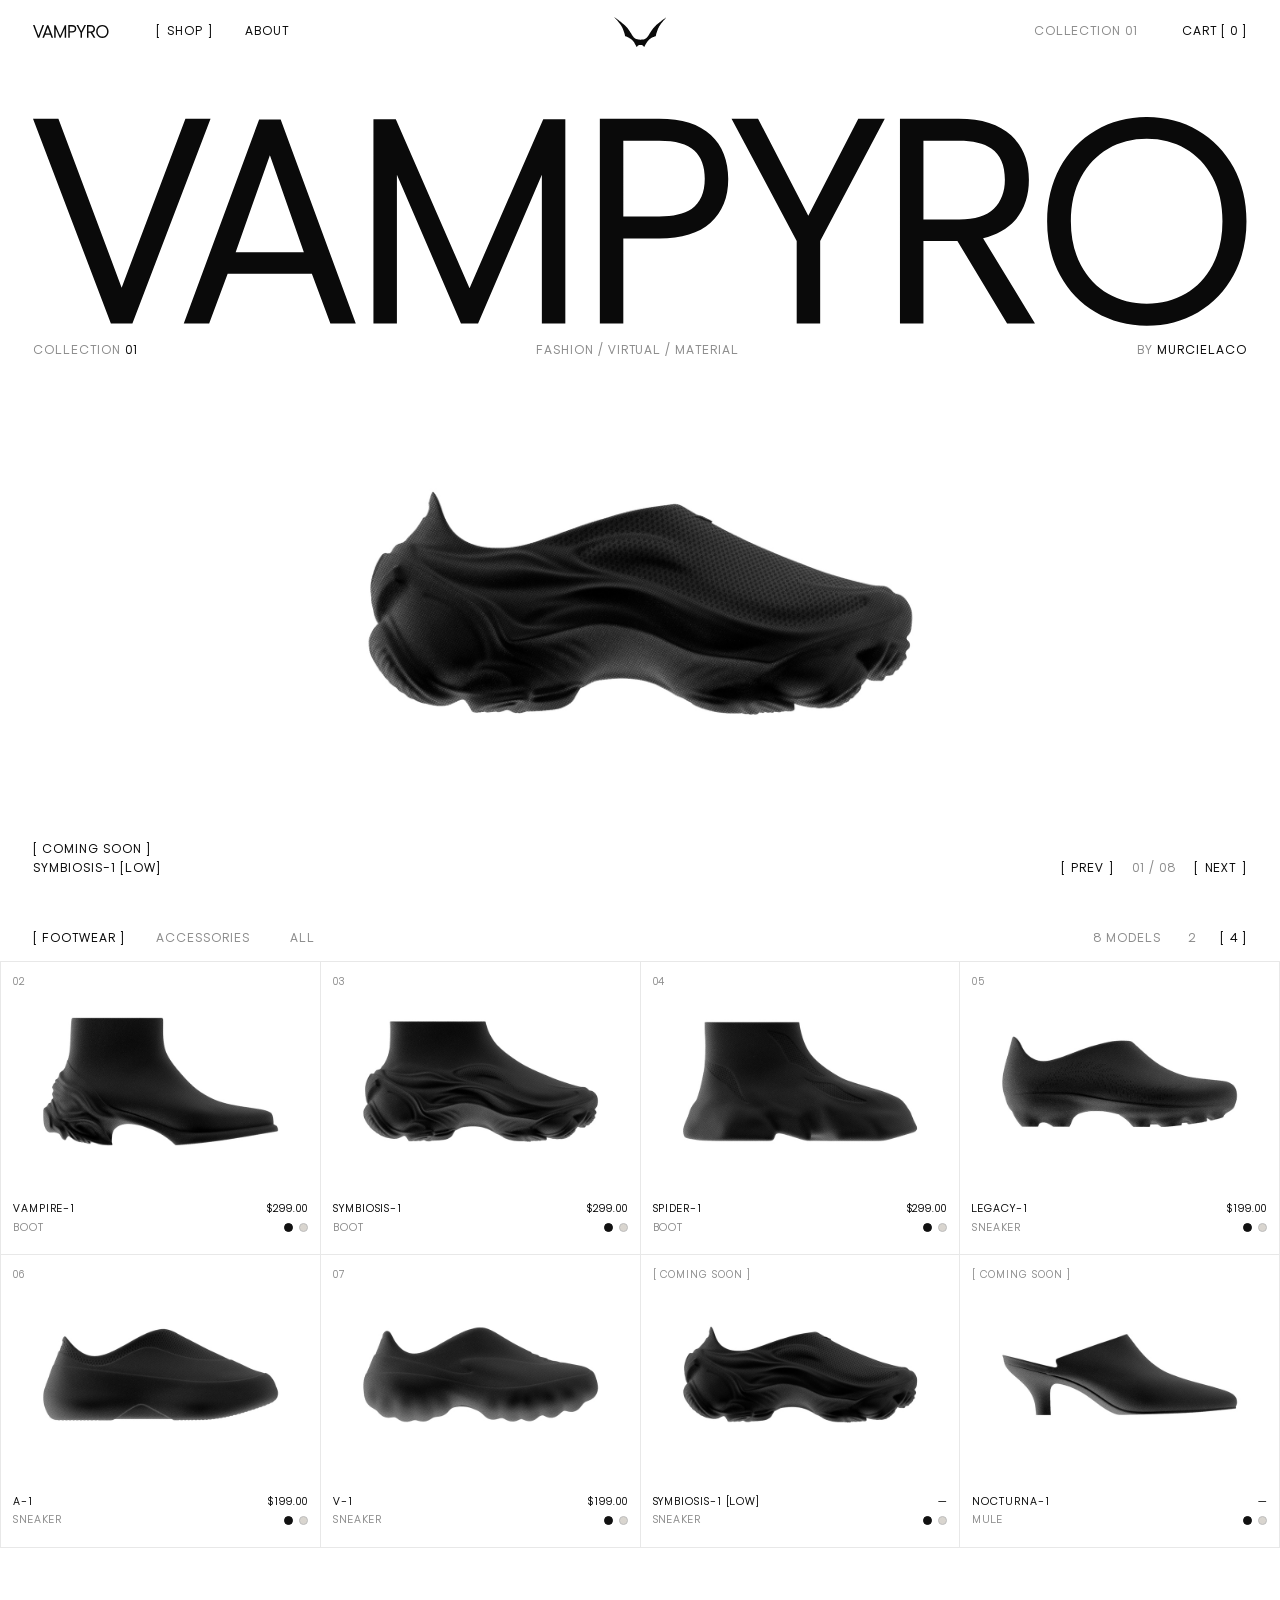
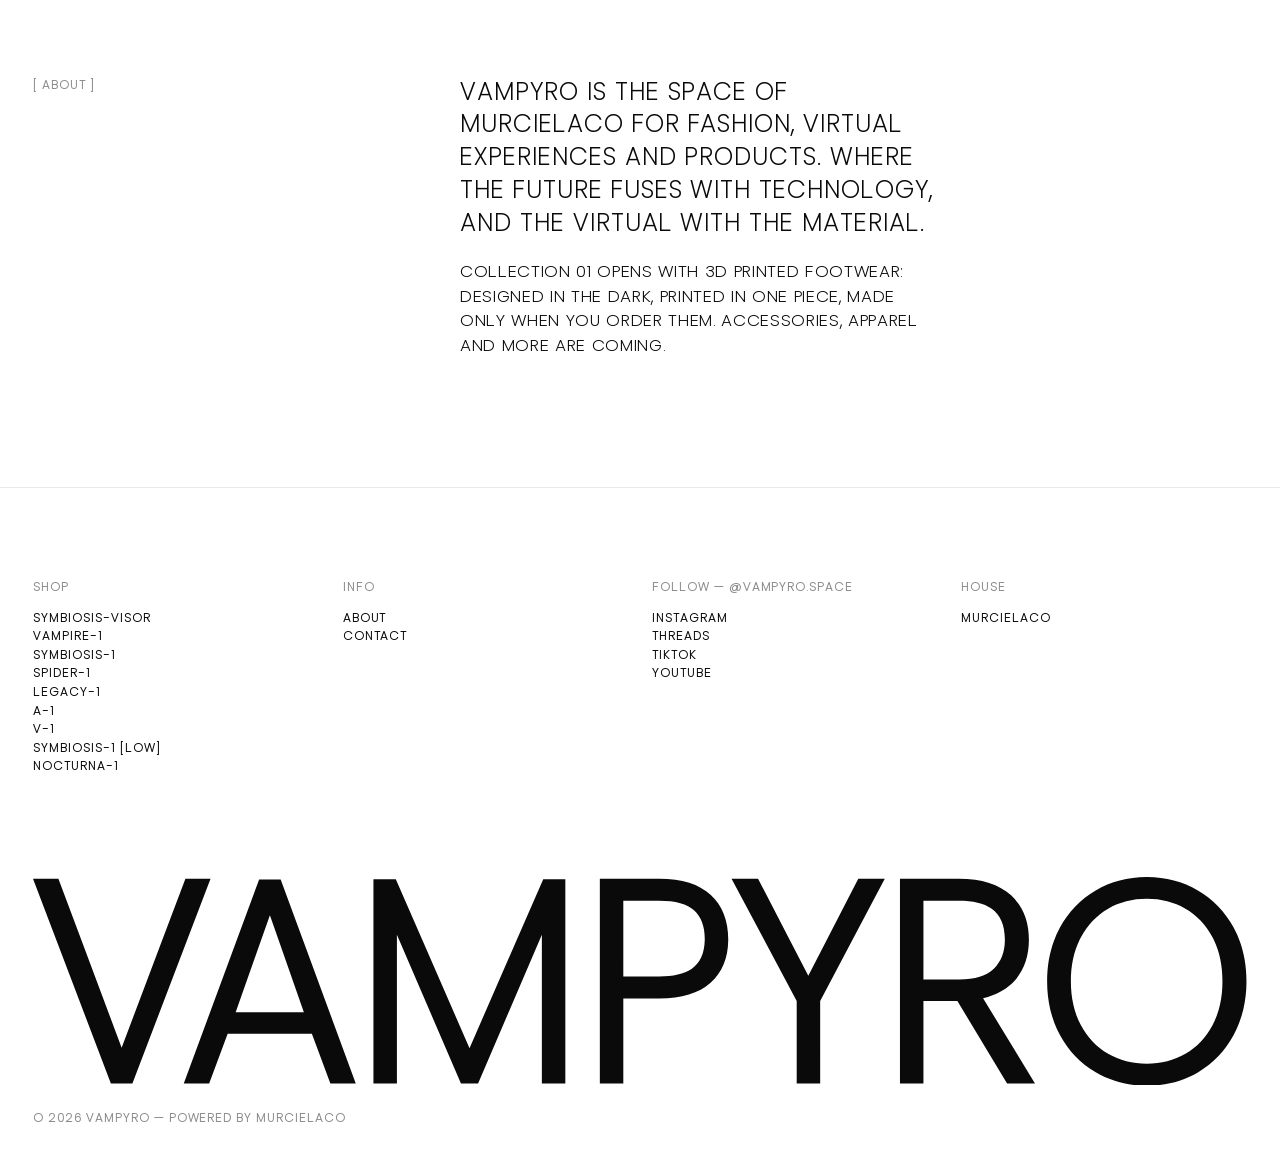
<file: index.html>
<!doctype html>
<html lang="en">
<head>
<meta charset="utf-8">
<meta name="viewport" content="width=device-width, initial-scale=1, viewport-fit=cover">
<title>VAMPYRO</title>
<meta name="description" content="VAMPYRO is the space where the future of fashion is developed: fashion, virtual experiences and products that fuse the future with technology and the virtual with the material. Powered by MURCIELACO.">
<meta name="theme-color" content="#ffffff">
<link rel="canonical" href="https://vampyro.space/">
<meta property="og:type" content="website">
<meta property="og:site_name" content="VAMPYRO"><script type="application/ld+json">{"@context":"https://schema.org","@type":"WebSite","name":"VAMPYRO","url":"https://vampyro.space/"}</script>
<meta property="og:title" content="VAMPYRO">
<meta property="og:description" content="VAMPYRO is the space where the future of fashion is developed: fashion, virtual experiences and products that fuse the future with technology and the virtual with the material. Powered by MURCIELACO.">
<meta property="og:url" content="https://vampyro.space/">
<meta property="og:image" content="https://vampyro.space/assets/og-logo.jpg">
<meta property="og:image:width" content="1200"><meta property="og:image:height" content="630">
<meta name="twitter:card" content="summary_large_image">
<link rel="icon" href="/assets/favicon-v2.svg?v=4" type="image/svg+xml">
<link rel="icon" href="/assets/favicon-32.png?v=4" sizes="32x32" type="image/png">
<link rel="icon" href="/assets/favicon-gray-192.png?v=5" sizes="192x192" type="image/png">
<link rel="apple-touch-icon" href="/assets/apple-touch-icon.png?v=4">
<link rel="preload" href="/fonts/metal-bat-regular.woff2" as="font" type="font/woff2" crossorigin>
<link rel="stylesheet" href="/assets/style.css?v=13">
</head>
<body>
<a class="skip" href="#main">Skip to content</a>
<header class="hd" id="hd">
  <nav aria-label="Primary"><a class="wm hide-s" href="/" aria-label="VAMPYRO home"><svg xmlns="http://www.w3.org/2000/svg" viewBox="3201.4 5494.6 13262.7 2281.4" fill="currentColor" fill-rule="evenodd"><path d="M4287.8 7751.8l-235.38 0 -850.99 -2239.11 87.52 0 147.86 0 42.25 0 691.05 1846.82 697.08 -1846.82 42.25 0 144.84 0 87.52 0 -854 2239.11zm796.71 0l-147.87 0 -87.51 0 823.82 -2230.83 235.38 0 820.81 2230.83 -87.51 0 -147.87 0 -42.25 0 -202.18 -543.18 -920.39 0 -202.18 543.18 -42.25 0zm331.94 -778.56l745.37 0 -371.18 -1061.86 -374.19 1061.86zm3603.1 -1455.28l0 2233.84 -60.36 0 -135.79 0 -60.36 0 0 -1626.17 -697.08 1626.17 -39.23 0 -108.63 0 -39.23 0 -700.1 -1626.17 0 1626.17 -60.36 0 -135.79 0 -60.35 0 0 -2233.84 60.35 0 144.85 0 39.23 0 805.71 1847.58 805.72 -1847.58 39.23 0 141.83 0 60.36 0zm1026 1304.4l-392.29 0 0 929.44 -60.36 0 -135.79 0 -60.35 0 0 -2239.11 648.79 0c249.47,0 437.57,59.35 564.31,178.04 126.74,118.7 190.11,279.64 190.11,482.83 0,203.19 -64.37,362.12 -193.13,476.79 -128.75,114.68 -315.85,172.01 -561.29,172.01zm497.92 -651.82c0,-136.8 -38.22,-240.4 -114.67,-310.82 -76.45,-70.41 -204.2,-105.61 -383.25,-105.61l-392.29 0 0 826.84 392.29 0c152.9,0 270.59,-27.16 353.07,-81.48 96.57,-66.39 144.85,-176.03 144.85,-328.93zm1677.83 -657.85l289.69 0 -706.13 1336.83 0 902.28 -60.36 0 -135.79 0 -60.35 0 0 -902.28 -712.17 -1336.83 289.69 0 549.22 1062.22 546.2 -1062.22zm1931.31 2239.11l-304.79 0 -543.18 -902.28 -371.17 0 0 902.28 -60.36 0 -135.79 0 -60.35 0 0 -2239.11 642.76 0c251.47,0 442.09,60.86 571.85,182.57 129.76,121.71 194.64,283.16 194.64,484.34 0,177.03 -50.3,324.9 -150.89,443.59 -86.5,96.57 -203.19,161.95 -350.05,196.15l567.33 932.46zm-1219.14 -1997.69l0 860.03 392.29 0c171.01,0 296.74,-39.23 377.21,-117.69 80.47,-78.46 120.71,-184.08 120.71,-316.85 0,-158.93 -49.29,-272.6 -147.87,-341 -82.48,-56.33 -201.17,-84.49 -356.08,-84.49l-386.26 0zm2999.56 1876.99c-166.98,96.56 -353.07,144.84 -558.27,144.84 -205.2,0 -391.29,-48.78 -558.27,-146.35 -166.98,-97.57 -297.24,-233.37 -390.79,-407.39 -93.55,-174.02 -140.32,-370.17 -140.32,-588.44 0,-218.28 46.77,-413.93 140.32,-586.94 93.55,-173.01 223.81,-308.31 390.79,-405.88 166.98,-97.57 353.07,-146.35 558.27,-146.35 205.2,0 391.29,48.78 558.27,146.35 166.98,97.57 297.24,232.87 390.79,405.88 93.54,173.01 140.32,368.66 140.32,586.94 0,218.27 -46.78,414.42 -140.32,588.44 -93.55,174.02 -223.81,310.32 -390.79,408.9zm-980.74 -205.2c124.73,72.42 265.55,108.63 422.47,108.63 156.92,0 297.74,-36.21 422.47,-108.63 124.73,-72.43 223.31,-176.54 295.74,-312.33 72.42,-135.8 108.63,-295.74 108.63,-479.81 0,-184.08 -36.21,-344.02 -108.63,-479.81 -72.43,-135.8 -171.01,-239.91 -295.74,-312.33 -124.73,-72.43 -265.55,-108.64 -422.47,-108.64 -156.92,0 -297.74,36.21 -422.47,108.64 -124.73,72.42 -223.81,176.53 -297.24,312.33 -73.43,135.79 -110.15,295.73 -110.15,479.81 0,184.07 36.72,344.01 110.15,479.81 73.43,135.79 172.51,239.9 297.24,312.33z"></path></svg></a><a href="/#shop" class="nl on" data-nav="shop">Shop</a><a href="/#about" class="nl hide-s" data-nav="about">About</a></nav>
  <a class="mark" href="/" aria-label="VAMPYRO"><svg aria-hidden="true" xmlns="http://www.w3.org/2000/svg" viewBox="-55825.4 -5492.8 31826.8 18062.3" fill="currentColor" fill-rule="evenodd"><path d="M-49176.5 6047.71c29.41,0 62.7,10.52 89.28,14.89 195.66,32.42 396.61,94.07 583.42,156.34 53.22,17.72 103.3,34.83 154.93,53.41 428.73,154.13 756.37,314.04 1169.29,518.5l274.36 147.55c24.49,12.12 41.72,24.61 66.08,38.15 25.11,13.97 46.58,26.52 69.59,39.75 44.98,25.9 86.51,49.4 132.17,76.23 261.62,153.82 525.45,316.2 770.96,494.88l246.36 175.6c82.08,61.65 395.32,301.56 469.03,374.84l166.69 151.05c93.64,82.45 179.35,175.17 268.26,263.04 19.88,19.69 29.54,35.13 49.41,54.76 9.97,9.84 16.43,16.06 26.21,25.9 44.3,44.79 81.16,95.93 124.84,140.84l145.89 171.85c150.13,168.41 274.05,358.59 409.91,538.2 105.21,139.18 201.13,296.57 295.64,443.99l625.14 1062.67c40.11,66.02 72.17,138.87 112.6,205.2l110.38 202.12c91.49,185.45 201.63,364.25 295.09,548.78 82.82,163.42 177.88,320.19 262.36,482.57 6.09,11.81 10.15,21.66 17.29,34.82l36.92 67.19c9.41,15.51 14.21,19.63 18.64,38.71l10.4 0c7.38,-27.57 357.05,-454.27 425.84,-522.26 569.51,-562.19 893.9,-717.49 1709.96,-717.49l255.22 0c907.98,0 1273.16,232.21 1855.65,884.35 20.74,23.82 273.37,330.05 280.14,355.4l10.4 0c7.26,-31.14 71.99,-137.58 90.2,-170.25l56.67 -104.85c13.17,-21.66 24.37,-44.18 37.1,-67.07l201.45 -376.74c6.95,-13.41 11.57,-18.77 19.2,-32.92l222.3 -413.23c13.29,-26.39 23.38,-41.65 36.36,-67.8l112.66 -205.08c6.83,-11.75 10.46,-21.29 17.54,-34.51l246.73 -440.92c134.38,-240.4 327.58,-566.93 476.73,-789.11 14.7,-21.91 26.52,-42.52 40.61,-63.56l366.83 -529.15c8.8,-11.81 14.22,-17.04 23.14,-28.98 90.26,-120.6 186.92,-237.69 281.25,-354.22l220.76 -253.26c75.19,-81.28 270.79,-286.41 343.34,-344.25 21.04,-16.8 34.7,-36.24 56.54,-52.92l340.87 -289.43c41.59,-32.67 77.53,-62.2 119.8,-93.77 41.47,-31.01 77.46,-59.37 118.32,-90.08l818.77 -551.24 533.02 -310.78 349.12 -182.25c48.36,-24.18 90.57,-45.28 138.93,-69.46 25.23,-12.68 44.18,-22.03 69.4,-34.77 26.09,-13.1 50.21,-22.33 74.7,-34.7 46.33,-23.38 93.34,-43.07 142.38,-65.96 146.62,-68.54 297.8,-126.63 448.48,-187.05l310.97 -111c107.68,-35.87 210.92,-65.16 324.51,-97.4 57.65,-16.36 111.98,-28.48 171.91,-41.65 51.56,-11.39 129.64,-33.47 180.15,-33.47 0,-73.04 21.72,-177.39 31.51,-249.75 11.2,-83.13 28.3,-165.08 41.41,-245.13 6.27,-38.46 13.47,-78.94 22.08,-118.57l77.96 -349.18c75.13,-296.69 153.89,-601.5 243.1,-892.47 88.61,-288.94 175.42,-576.1 277.38,-858.21l71.55 -209.75c75.44,-227.85 215.36,-603.36 307.34,-833.48 27.81,-69.58 53.66,-134.13 81.84,-204.64 80.23,-200.59 168.65,-397.6 253.8,-595.36l133.89 -293.18c7.69,-15.32 14.58,-28.18 22.64,-45.1 9.05,-18.71 13.11,-31.81 22.52,-50.46 75.87,-150.56 206.56,-435.38 286.05,-568.22l49.16 -91.49c111.99,-215.29 236.7,-425.47 361.61,-633.32 106.38,-177.02 217.69,-350.41 332.19,-522.13l231.29 -336.51c10.65,-16.12 18.28,-25.78 28.12,-39.62l90.76 -127.98c135.24,-186.99 338.96,-470.02 486.26,-649.32l250.55 -317.24c42.08,-53.1 84.29,-102.08 126.38,-154.93l419.07 -502.94c13.54,-17.47 22.03,-23.5 34.21,-38.7 12.49,-15.63 21.6,-24.12 33.53,-39.44 13.11,-16.92 21.72,-24.3 33.41,-39.5 19.94,-25.91 43.38,-48.43 64.73,-75.93l264.7 -303.09c73.77,-73.71 224.7,-261.99 302.29,-338.47 15.38,-15.2 19.32,-24.37 33.66,-39.26l544.41 -596.34c70.94,-70.14 132.41,-148.16 203.23,-218.73 94.57,-94.39 178.86,-200.28 273.49,-294.36 13.05,-12.98 24.18,-23.07 36.49,-36.36 13.78,-14.89 18.27,-23.87 33.78,-39.19 12.61,-12.43 21.35,-21.36 33.96,-33.78l309.86 -330.85c60.18,-59.8 113.71,-125.39 174.56,-184.83 14.71,-14.4 29.41,-22.7 22.09,-40.42 -14.34,-5.97 -18.46,0.49 -34.27,12.43l-369.97 260.51c-48.18,31.75 -90.82,66.2 -137.52,96.91 -90.94,59.8 -178.62,127.36 -268.76,189.57 -150.87,104.17 -392.06,270.91 -540.1,381.97l-67.32 47.32c-205.56,140.16 -404.79,290.41 -608.39,433.41l-1202.59 875.86c-88.23,66.21 -173.94,129.09 -262.67,195.66l-1046.24 803.02 -1292.47 1072.51c-12.68,11.88 -18.52,13.42 -31.38,25.91 -21.42,20.79 -38.34,34.08 -59.75,54.88l-60.85 53.71c-15.32,11.82 -17.29,13.97 -30.33,27.02 -13.54,13.59 -20.56,16.12 -33.97,28.55l-507.31 471.98c-59.8,47.69 -113.33,117.65 -174.8,169.02 -53.78,44.92 -234.61,232.22 -286.79,291.41 -44.42,50.45 -98.75,92.91 -143.17,143.36l-111.93 122.44c-19.75,20.55 -38.33,36.49 -57.46,57.16l-408.86 455.87c-121.65,130.81 -228.95,274.24 -346.54,408.8 -36.73,42.02 -67.43,82.51 -103.73,125.46l-886.39 1186.83c-17.23,23.14 -30.27,43.62 -46.58,68.05 -16.06,23.94 -30.64,43.13 -46.94,67.62 -32.18,48.3 -63.38,92.48 -94.82,139.61l-318.72 488.66c-127.86,199.24 -256.88,397.97 -377.67,601.7 -8.61,14.52 -14.7,25.41 -23.5,39.01l-261.68 425.96c-144.35,240.15 -296.39,474.82 -442.7,713.68l-294.79 455.31c-8,12.06 -13.41,22.83 -21.72,35.63 -8.98,13.72 -14.83,19.38 -24.12,33.16 -9.29,13.6 -15.44,23.32 -24.98,37.6l-580.28 800.06c-67.81,86.88 -138.26,168.53 -209.94,253.74 -10.27,12.25 -17.04,16.25 -27.5,29.78 -11.45,14.77 -13.97,17.66 -26.89,30.4 -39.01,38.15 -71,81.4 -109.46,119.8l-85.89 85.95c-44.86,50.95 -95.19,95.06 -143.18,143.3l-93.83 83.25c-70.52,65.53 -146.57,125.58 -223.11,183.3l-133.52 95.67c-47.93,31.81 -92.17,61.72 -142.56,91.87 -108.17,64.79 -218.55,127.92 -335.58,180.09 -13.35,5.97 -22.95,12.06 -38.7,18.58 -272.51,112.54 -479.19,195.54 -778.77,257.87l-293.62 55.38c-92.54,15.26 -209.2,36.05 -301,42.82 -109.27,8 -210.92,25.48 -317.49,26.34 -27.19,0.18 -28.67,4.12 -51.99,5.29 -23.57,1.17 -36.55,-0.49 -59.5,3.01 -66.82,10.09 -153.02,-0.49 -219.6,9.6 -34.27,5.17 -74.82,3.02 -111.61,3.02 -45.41,-0.07 -74.76,5.47 -114.44,5.29 -159.3,-0.62 -301.62,5.1 -458.58,5.1l-458.45 -5.1c-37.78,0.18 -52.06,-5.6 -88.36,-5.42 -31.32,0.13 -62.63,0 -93.95,0.19 -37.78,0.18 -52.06,-5.6 -88.36,-5.42 -116.47,0.56 -240.45,-11.87 -349.42,-20.42l-259.84 -21.48c-184.83,-13.66 -545.39,-84.78 -711.89,-126.81 -265.93,-67.13 -570.68,-171.17 -813.04,-301.68 -270.12,-145.45 -456.92,-272.82 -690.91,-470.75l-124.85 -109.59c-16.85,-16.98 -29.96,-30.02 -46.7,-47.01 -31.87,-32.24 -66.51,-56.3 -94.75,-92.84 -31.69,-41.04 -82.2,-77.78 -116.04,-118.32 -9.6,-11.51 -9.85,-14.34 -20.99,-25.91l-132.96 -148.34c-99.37,-106.94 -203.91,-241.38 -291.83,-359.27 -14.65,-19.57 -26.71,-33.66 -40.98,-52.79l-235.78 -321.62c-27.01,-38.94 -49.28,-73.65 -76.79,-110.75 -13.97,-18.76 -24.24,-35.25 -38.7,-55.07l-148.28 -221.56c-45.72,-76.73 -98.64,-151.36 -148.78,-226.24 -113.34,-169.39 -215.6,-346.78 -326.04,-517.89 -122.2,-189.27 -238.06,-384.13 -356.26,-576.22 -48.3,-78.58 -92.41,-150.81 -140.59,-229.2l-285.19 -459.74c-80.66,-136.41 -168.96,-268.09 -255.71,-400.62 -13.79,-21.04 -22.4,-36.36 -36.43,-57.34l-297.92 -447.01c-202.8,-292.63 -411.57,-579.91 -625.01,-864.79 -186.13,-248.58 -382.34,-487.87 -582.07,-725.49l-390.28 -448.36c-59.8,-64.3 -117.09,-133.15 -179.78,-195.24l-88.61 -93.77c-18.15,-17.96 -26.02,-31.56 -44.17,-49.53l-463.69 -474.02c-33.16,-33.1 -63.37,-58.14 -96.35,-91.12l-871.25 -806.15c-10.52,-8.06 -12,-10.09 -22.15,-19.51l-531.61 -452.91c-185.94,-156.47 -377.05,-307.65 -566.93,-459.26l-625.14 -489.64c-18.95,-14.28 -34.14,-25.42 -52.97,-40.8 -152.59,-124.59 -321.49,-245.31 -479.81,-364.07 -73.34,-54.94 -142,-105.15 -215.1,-159.97 -105.77,-79.37 -210.92,-162.68 -320.26,-237.07l-539.3 -393.17c-36.06,-26.95 -70.88,-50.46 -105.59,-76.73l-163.6 -117.7c-127.98,-88.36 -250.61,-184.28 -379.2,-271.9 -147.24,-100.42 -288.27,-209.08 -435.51,-309.43l-655.9 -464.05c-36.11,-27.01 -71.06,-48.18 -107.12,-75.19 -159.79,-119.67 -382.77,-267.65 -550.68,-386.96 -12.49,-8.86 -43.38,-40.42 -52.86,-22.76 -8.3,15.38 24.31,38.58 35.88,50.08 33.16,33.17 58.14,63.38 91.18,96.42l179.73 190.06c18.21,17.97 26.02,31.63 44.18,49.59l292.01 312.26c7.75,9.23 14.58,15.14 23.2,23.69 77.52,77.04 146.87,162.75 224.03,239.6 8.67,8.67 15.44,14.52 23.38,23.5l515.79 562.44c17.91,17.72 25.6,31.38 44.24,49.59 18.71,18.34 26.95,32.18 44.18,49.59 8.74,8.8 15.2,14.22 23.63,23.26l698.48 791.32c8.06,10.03 14.27,14.53 22.33,24.49l83.93 98.45c11.01,11.63 11.44,14.34 21.04,25.84l150.87 177.33c31.19,33.59 55.37,67.37 85.89,101.64l169.64 205.39c151.48,179.23 359.02,438.08 496.97,622.98 53.96,72.3 105.21,138.62 159.24,210.61 27.99,37.29 52.42,69.84 80.41,107.13l426.4 599.78c14.58,20.06 23.69,36.79 37.9,55.93 66.82,89.96 124.72,188.71 186.19,282.6 13.84,21.23 23.93,34.83 36.92,56.86 12.3,20.73 22.33,33.16 34.58,53.96l315.09 523.55c24.24,40.11 43.5,79.62 67.74,119.79 12,19.94 22.33,39.14 33.9,59.87 6.65,11.88 9.17,19.08 15.69,31.2l83.44 150.99c40.67,80.05 80.41,167.11 126.25,243.65 64.98,108.48 154.38,319.09 215.72,440.55l204.96 446.27c42.27,88.05 130.31,303.22 167.17,395.39 79.62,199.23 162.13,396.86 234.12,599.35l50.14 137.33c62.76,157.52 108.73,326.11 171.92,484.48 36.05,90.39 64.54,185.94 95.74,279.35 69.77,209.38 143.05,422.82 202.24,636.33l106.08 357.61c28.24,99.24 55.56,195.35 80.35,294.66 75.93,303.77 152.72,604.52 200.96,919 9.23,60.11 43.87,271.03 43.87,331.21z"></path></svg></a>
  <nav class="r" aria-label="Secondary"><span class="muted hide-s">Collection 01</span><button type="button" class="cartbtn" id="openCart">Cart <span class="cb">[ <b id="cc">0</b> ]</span></button></nav>
</header>
<main id="main">
<section class="hero">
  <h1 class="word rv" aria-label="VAMPYRO"><svg xmlns="http://www.w3.org/2000/svg" viewBox="3201.4 5494.6 13262.7 2281.4" fill="currentColor" fill-rule="evenodd"><path d="M4287.8 7751.8l-235.38 0 -850.99 -2239.11 87.52 0 147.86 0 42.25 0 691.05 1846.82 697.08 -1846.82 42.25 0 144.84 0 87.52 0 -854 2239.11zm796.71 0l-147.87 0 -87.51 0 823.82 -2230.83 235.38 0 820.81 2230.83 -87.51 0 -147.87 0 -42.25 0 -202.18 -543.18 -920.39 0 -202.18 543.18 -42.25 0zm331.94 -778.56l745.37 0 -371.18 -1061.86 -374.19 1061.86zm3603.1 -1455.28l0 2233.84 -60.36 0 -135.79 0 -60.36 0 0 -1626.17 -697.08 1626.17 -39.23 0 -108.63 0 -39.23 0 -700.1 -1626.17 0 1626.17 -60.36 0 -135.79 0 -60.35 0 0 -2233.84 60.35 0 144.85 0 39.23 0 805.71 1847.58 805.72 -1847.58 39.23 0 141.83 0 60.36 0zm1026 1304.4l-392.29 0 0 929.44 -60.36 0 -135.79 0 -60.35 0 0 -2239.11 648.79 0c249.47,0 437.57,59.35 564.31,178.04 126.74,118.7 190.11,279.64 190.11,482.83 0,203.19 -64.37,362.12 -193.13,476.79 -128.75,114.68 -315.85,172.01 -561.29,172.01zm497.92 -651.82c0,-136.8 -38.22,-240.4 -114.67,-310.82 -76.45,-70.41 -204.2,-105.61 -383.25,-105.61l-392.29 0 0 826.84 392.29 0c152.9,0 270.59,-27.16 353.07,-81.48 96.57,-66.39 144.85,-176.03 144.85,-328.93zm1677.83 -657.85l289.69 0 -706.13 1336.83 0 902.28 -60.36 0 -135.79 0 -60.35 0 0 -902.28 -712.17 -1336.83 289.69 0 549.22 1062.22 546.2 -1062.22zm1931.31 2239.11l-304.79 0 -543.18 -902.28 -371.17 0 0 902.28 -60.36 0 -135.79 0 -60.35 0 0 -2239.11 642.76 0c251.47,0 442.09,60.86 571.85,182.57 129.76,121.71 194.64,283.16 194.64,484.34 0,177.03 -50.3,324.9 -150.89,443.59 -86.5,96.57 -203.19,161.95 -350.05,196.15l567.33 932.46zm-1219.14 -1997.69l0 860.03 392.29 0c171.01,0 296.74,-39.23 377.21,-117.69 80.47,-78.46 120.71,-184.08 120.71,-316.85 0,-158.93 -49.29,-272.6 -147.87,-341 -82.48,-56.33 -201.17,-84.49 -356.08,-84.49l-386.26 0zm2999.56 1876.99c-166.98,96.56 -353.07,144.84 -558.27,144.84 -205.2,0 -391.29,-48.78 -558.27,-146.35 -166.98,-97.57 -297.24,-233.37 -390.79,-407.39 -93.55,-174.02 -140.32,-370.17 -140.32,-588.44 0,-218.28 46.77,-413.93 140.32,-586.94 93.55,-173.01 223.81,-308.31 390.79,-405.88 166.98,-97.57 353.07,-146.35 558.27,-146.35 205.2,0 391.29,48.78 558.27,146.35 166.98,97.57 297.24,232.87 390.79,405.88 93.54,173.01 140.32,368.66 140.32,586.94 0,218.27 -46.78,414.42 -140.32,588.44 -93.55,174.02 -223.81,310.32 -390.79,408.9zm-980.74 -205.2c124.73,72.42 265.55,108.63 422.47,108.63 156.92,0 297.74,-36.21 422.47,-108.63 124.73,-72.43 223.31,-176.54 295.74,-312.33 72.42,-135.8 108.63,-295.74 108.63,-479.81 0,-184.08 -36.21,-344.02 -108.63,-479.81 -72.43,-135.8 -171.01,-239.91 -295.74,-312.33 -124.73,-72.43 -265.55,-108.64 -422.47,-108.64 -156.92,0 -297.74,36.21 -422.47,108.64 -124.73,72.42 -223.81,176.53 -297.24,312.33 -73.43,135.79 -110.15,295.73 -110.15,479.81 0,184.07 36.72,344.01 110.15,479.81 73.43,135.79 172.51,239.9 297.24,312.33z"></path></svg></h1>
  <div class="meta rv"><span>Collection <b>01</b></span><span class="hide-s">Fashion / Virtual / Material</span><span>By <b>MURCIELACO</b></span></div>
</section>
<section class="feature rv" aria-label="SYMBIOSIS-1 [LOW] — coming soon">
  <div class="slides" id="slides" data-href="/symbiosis-1-low/"><figure><a href="/symbiosis-1-low/" class="slink" draggable="false" aria-label="View SYMBIOSIS-1 [LOW]"><img src="/assets/img/symbiosis-1-low-black-side-1600.jpg" srcset="/assets/img/symbiosis-1-low-black-side-800.jpg 800w, /assets/img/symbiosis-1-low-black-side-1600.jpg 1600w" sizes="100vw" alt="SYMBIOSIS-1 [LOW] in black" width="1600" height="1200" fetchpriority="high"></a></figure><figure><a href="/symbiosis-1-low/" class="slink" draggable="false" aria-label="View SYMBIOSIS-1 [LOW]"><img src="/assets/img/symbiosis-1-low-black-side2-1600.jpg" srcset="/assets/img/symbiosis-1-low-black-side2-800.jpg 800w, /assets/img/symbiosis-1-low-black-side2-1600.jpg 1600w" sizes="100vw" alt="SYMBIOSIS-1 [LOW] in black" width="1600" height="1200" loading="lazy"></a></figure><figure><a href="/symbiosis-1-low/" class="slink" draggable="false" aria-label="View SYMBIOSIS-1 [LOW]"><img src="/assets/img/symbiosis-1-low-black-three-quarter-1600.jpg" srcset="/assets/img/symbiosis-1-low-black-three-quarter-800.jpg 800w, /assets/img/symbiosis-1-low-black-three-quarter-1600.jpg 1600w" sizes="100vw" alt="SYMBIOSIS-1 [LOW] in black" width="1600" height="1200" loading="lazy"></a></figure><figure><a href="/symbiosis-1-low/" class="slink" draggable="false" aria-label="View SYMBIOSIS-1 [LOW]"><img src="/assets/img/symbiosis-1-low-black-sole-1600.jpg" srcset="/assets/img/symbiosis-1-low-black-sole-800.jpg 800w, /assets/img/symbiosis-1-low-black-sole-1600.jpg 1600w" sizes="100vw" alt="SYMBIOSIS-1 [LOW] in black" width="1600" height="1200" loading="lazy"></a></figure><figure><a href="/symbiosis-1-low/" class="slink" draggable="false" aria-label="View SYMBIOSIS-1 [LOW]"><img src="/assets/img/symbiosis-1-low-stone-side-1600.jpg" srcset="/assets/img/symbiosis-1-low-stone-side-800.jpg 800w, /assets/img/symbiosis-1-low-stone-side-1600.jpg 1600w" sizes="100vw" alt="SYMBIOSIS-1 [LOW] in stone" width="1600" height="1200" loading="lazy"></a></figure><figure><a href="/symbiosis-1-low/" class="slink" draggable="false" aria-label="View SYMBIOSIS-1 [LOW]"><img src="/assets/img/symbiosis-1-low-stone-side2-1600.jpg" srcset="/assets/img/symbiosis-1-low-stone-side2-800.jpg 800w, /assets/img/symbiosis-1-low-stone-side2-1600.jpg 1600w" sizes="100vw" alt="SYMBIOSIS-1 [LOW] in stone" width="1600" height="1200" loading="lazy"></a></figure><figure><a href="/symbiosis-1-low/" class="slink" draggable="false" aria-label="View SYMBIOSIS-1 [LOW]"><img src="/assets/img/symbiosis-1-low-stone-three-quarter-1600.jpg" srcset="/assets/img/symbiosis-1-low-stone-three-quarter-800.jpg 800w, /assets/img/symbiosis-1-low-stone-three-quarter-1600.jpg 1600w" sizes="100vw" alt="SYMBIOSIS-1 [LOW] in stone" width="1600" height="1200" loading="lazy"></a></figure><figure><a href="/symbiosis-1-low/" class="slink" draggable="false" aria-label="View SYMBIOSIS-1 [LOW]"><img src="/assets/img/symbiosis-1-low-stone-sole-1600.jpg" srcset="/assets/img/symbiosis-1-low-stone-sole-800.jpg 800w, /assets/img/symbiosis-1-low-stone-sole-1600.jpg 1600w" sizes="100vw" alt="SYMBIOSIS-1 [LOW] in stone" width="1600" height="1200" loading="lazy"></a></figure></div>
  <div class="cap"><a href="/symbiosis-1-low/"><span class="muted">[ Coming soon ]</span><br>SYMBIOSIS-1 [LOW]</a><div class="ctl"><button type="button" class="br" id="prev" aria-label="Previous image">Prev</button><span id="count">01 / 08</span><button type="button" class="br" id="next" aria-label="Next image">Next</button></div></div>
</section>
<div class="sh" id="shop"><div class="cats" role="group" aria-label="Category"><button type="button" class="choice" data-cat="Footwear" aria-pressed="true">Footwear</button><button type="button" class="choice" data-cat="Accessories" aria-pressed="false">Accessories</button><button type="button" class="choice" data-cat="all" aria-pressed="false">All</button></div><div class="tools"><span class="hide-s" id="nModels">8 Models</span><div class="cols" role="group" aria-label="Grid size"><button type="button" class="choice" data-cols="2" aria-pressed="true">2</button><button type="button" class="choice" data-cols="4" aria-pressed="false">4</button></div></div></div>
<section class="grid" id="grid" aria-label="Products">
<a hidden class="card rv" href="/symbiosis-visor/" data-cat="Accessories">
  <div class="ph">
    <img src="/assets/img/symbiosis-visor-black-front-800.jpg" srcset="/assets/img/symbiosis-visor-black-front-800.jpg 800w, /assets/img/symbiosis-visor-black-front-1600.jpg 1600w" sizes="(max-width:640px) 50vw, 50vw" alt="SYMBIOSIS-VISOR in black" loading="eager" width="800" height="600">
    <img class="alt" src="/assets/img/symbiosis-visor-silver-front-800.jpg" srcset="/assets/img/symbiosis-visor-silver-front-800.jpg 800w, /assets/img/symbiosis-visor-silver-front-1600.jpg 1600w" sizes="50vw" alt="" loading="lazy" width="800" height="600">
    <span class="tag">[ Coming soon ]</span>
  </div>
  <div class="row"><span>SYMBIOSIS-VISOR</span><span>$199.00</span></div>
  <div class="row"><span>Eyewear</span><span class="sw" aria-label="Black, Silver"><i class="black"></i><i class="silver"></i></span></div>
</a><a class="card rv" href="/vampire-1/" data-cat="Footwear">
  <div class="ph">
    <img src="/assets/img/vampire-1-black-side-800.jpg" srcset="/assets/img/vampire-1-black-side-800.jpg 800w, /assets/img/vampire-1-black-side-1600.jpg 1600w" sizes="(max-width:640px) 50vw, 50vw" alt="VAMPIRE-1 in black" loading="eager" width="800" height="600">
    <img class="alt" src="/assets/img/vampire-1-stone-side-800.jpg" srcset="/assets/img/vampire-1-stone-side-800.jpg 800w, /assets/img/vampire-1-stone-side-1600.jpg 1600w" sizes="50vw" alt="" loading="lazy" width="800" height="600">
    <span class="tag">02</span>
  </div>
  <div class="row"><span>VAMPIRE-1</span><span>$299.00</span></div>
  <div class="row"><span>Boot</span><span class="sw" aria-label="Black, Stone"><i class="black"></i><i class="stone"></i></span></div>
</a><a class="card rv" href="/symbiosis-1/" data-cat="Footwear">
  <div class="ph">
    <img src="/assets/img/symbiosis-1-black-side-800.jpg" srcset="/assets/img/symbiosis-1-black-side-800.jpg 800w, /assets/img/symbiosis-1-black-side-1600.jpg 1600w" sizes="(max-width:640px) 50vw, 50vw" alt="SYMBIOSIS-1 in black" loading="lazy" width="800" height="600">
    <img class="alt" src="/assets/img/symbiosis-1-stone-side-800.jpg" srcset="/assets/img/symbiosis-1-stone-side-800.jpg 800w, /assets/img/symbiosis-1-stone-side-1600.jpg 1600w" sizes="50vw" alt="" loading="lazy" width="800" height="600">
    <span class="tag">03</span>
  </div>
  <div class="row"><span>SYMBIOSIS-1</span><span>$299.00</span></div>
  <div class="row"><span>Boot</span><span class="sw" aria-label="Black, Stone"><i class="black"></i><i class="stone"></i></span></div>
</a><a class="card rv" href="/spider-1/" data-cat="Footwear">
  <div class="ph">
    <img src="/assets/img/spider-1-black-side-800.jpg" srcset="/assets/img/spider-1-black-side-800.jpg 800w, /assets/img/spider-1-black-side-1600.jpg 1600w" sizes="(max-width:640px) 50vw, 50vw" alt="SPIDER-1 in black" loading="lazy" width="800" height="600">
    <img class="alt" src="/assets/img/spider-1-stone-side-800.jpg" srcset="/assets/img/spider-1-stone-side-800.jpg 800w, /assets/img/spider-1-stone-side-1600.jpg 1600w" sizes="50vw" alt="" loading="lazy" width="800" height="600">
    <span class="tag">04</span>
  </div>
  <div class="row"><span>SPIDER-1</span><span>$299.00</span></div>
  <div class="row"><span>Boot</span><span class="sw" aria-label="Black, Stone"><i class="black"></i><i class="stone"></i></span></div>
</a><a class="card rv" href="/legacy-1/" data-cat="Footwear">
  <div class="ph">
    <img src="/assets/img/legacy-1-black-side-800.jpg" srcset="/assets/img/legacy-1-black-side-800.jpg 800w, /assets/img/legacy-1-black-side-1600.jpg 1600w" sizes="(max-width:640px) 50vw, 50vw" alt="LEGACY-1 in black" loading="lazy" width="800" height="600">
    <img class="alt" src="/assets/img/legacy-1-stone-side-800.jpg" srcset="/assets/img/legacy-1-stone-side-800.jpg 800w, /assets/img/legacy-1-stone-side-1600.jpg 1600w" sizes="50vw" alt="" loading="lazy" width="800" height="600">
    <span class="tag">05</span>
  </div>
  <div class="row"><span>LEGACY-1</span><span>$199.00</span></div>
  <div class="row"><span>Sneaker</span><span class="sw" aria-label="Black, Stone"><i class="black"></i><i class="stone"></i></span></div>
</a><a class="card rv" href="/a-1/" data-cat="Footwear">
  <div class="ph">
    <img src="/assets/img/a-1-black-side-800.jpg" srcset="/assets/img/a-1-black-side-800.jpg 800w, /assets/img/a-1-black-side-1600.jpg 1600w" sizes="(max-width:640px) 50vw, 50vw" alt="A-1 in black" loading="lazy" width="800" height="600">
    <img class="alt" src="/assets/img/a-1-stone-side-800.jpg" srcset="/assets/img/a-1-stone-side-800.jpg 800w, /assets/img/a-1-stone-side-1600.jpg 1600w" sizes="50vw" alt="" loading="lazy" width="800" height="600">
    <span class="tag">06</span>
  </div>
  <div class="row"><span>A-1</span><span>$199.00</span></div>
  <div class="row"><span>Sneaker</span><span class="sw" aria-label="Black, Stone"><i class="black"></i><i class="stone"></i></span></div>
</a><a class="card rv" href="/v-1/" data-cat="Footwear">
  <div class="ph">
    <img src="/assets/img/v-1-black-side-800.jpg" srcset="/assets/img/v-1-black-side-800.jpg 800w, /assets/img/v-1-black-side-1600.jpg 1600w" sizes="(max-width:640px) 50vw, 50vw" alt="V-1 in black" loading="lazy" width="800" height="600">
    <img class="alt" src="/assets/img/v-1-stone-side-800.jpg" srcset="/assets/img/v-1-stone-side-800.jpg 800w, /assets/img/v-1-stone-side-1600.jpg 1600w" sizes="50vw" alt="" loading="lazy" width="800" height="600">
    <span class="tag">07</span>
  </div>
  <div class="row"><span>V-1</span><span>$199.00</span></div>
  <div class="row"><span>Sneaker</span><span class="sw" aria-label="Black, Stone"><i class="black"></i><i class="stone"></i></span></div>
</a><a class="card rv" href="/symbiosis-1-low/" data-cat="Footwear">
  <div class="ph">
    <img src="/assets/img/symbiosis-1-low-black-side-800.jpg" srcset="/assets/img/symbiosis-1-low-black-side-800.jpg 800w, /assets/img/symbiosis-1-low-black-side-1600.jpg 1600w" sizes="(max-width:640px) 50vw, 50vw" alt="SYMBIOSIS-1 [LOW] in black" loading="lazy" width="800" height="600">
    <img class="alt" src="/assets/img/symbiosis-1-low-stone-side-800.jpg" srcset="/assets/img/symbiosis-1-low-stone-side-800.jpg 800w, /assets/img/symbiosis-1-low-stone-side-1600.jpg 1600w" sizes="50vw" alt="" loading="lazy" width="800" height="600">
    <span class="tag">[ Coming soon ]</span>
  </div>
  <div class="row"><span>SYMBIOSIS-1 [LOW]</span><span>—</span></div>
  <div class="row"><span>Sneaker</span><span class="sw" aria-label="Black, Stone"><i class="black"></i><i class="stone"></i></span></div>
</a><a class="card rv" href="/nocturna-1/" data-cat="Footwear">
  <div class="ph">
    <img src="/assets/img/nocturna-1-black-side-800.jpg" srcset="/assets/img/nocturna-1-black-side-800.jpg 800w, /assets/img/nocturna-1-black-side-1600.jpg 1600w" sizes="(max-width:640px) 50vw, 50vw" alt="NOCTURNA-1 in black" loading="lazy" width="800" height="600">
    <img class="alt" src="/assets/img/nocturna-1-stone-side-800.jpg" srcset="/assets/img/nocturna-1-stone-side-800.jpg 800w, /assets/img/nocturna-1-stone-side-1600.jpg 1600w" sizes="50vw" alt="" loading="lazy" width="800" height="600">
    <span class="tag">[ Coming soon ]</span>
  </div>
  <div class="row"><span>NOCTURNA-1</span><span>—</span></div>
  <div class="row"><span>Mule</span><span class="sw" aria-label="Black, Stone"><i class="black"></i><i class="stone"></i></span></div>
</a>
</section>
<section class="mani" id="about">
  <span class="k rv">[ About ]</span>
  <div class="rv">
    <p>VAMPYRO is the space of MURCIELACO for fashion, virtual experiences and products. Where the future fuses with technology, and the virtual with the material.</p>
    <p style="margin-top:1.2em;font-size:clamp(13px,1.3vw,18px);line-height:1.5;max-width:46ch">Collection 01 opens with 3D printed footwear: designed in the dark, printed in one piece, made only when you order them. Accessories, apparel and more are coming.</p>
  </div>
</section>
</main>
<footer class="ft">
  <div><h3>Shop</h3><a href="/symbiosis-visor/">SYMBIOSIS-VISOR</a><a href="/vampire-1/">VAMPIRE-1</a><a href="/symbiosis-1/">SYMBIOSIS-1</a><a href="/spider-1/">SPIDER-1</a><a href="/legacy-1/">LEGACY-1</a><a href="/a-1/">A-1</a><a href="/v-1/">V-1</a><a href="/symbiosis-1-low/">SYMBIOSIS-1 [LOW]</a><a href="/nocturna-1/">NOCTURNA-1</a></div>
  <div><h3>Info</h3><a href="/#about">About</a><a href="mailto:contact@vampyro.space">Contact</a></div>
  <div><h3>Follow &mdash; @vampyro.space</h3><a href="https://www.instagram.com/vampyro.space/" target="_blank" rel="noopener">Instagram</a><a href="https://www.threads.com/@vampyro.space" target="_blank" rel="noopener">Threads</a><a href="https://www.tiktok.com/@vampyro.space" target="_blank" rel="noopener">TikTok</a><a href="https://www.youtube.com/@vampyro-space" target="_blank" rel="noopener">YouTube</a></div>
  <div><h3>House</h3><a href="https://www.murcielaco.com" target="_blank" rel="noopener">MURCIELACO</a></div>
  <div class="big" aria-hidden="true"><svg xmlns="http://www.w3.org/2000/svg" viewBox="3201.4 5494.6 13262.7 2281.4" fill="currentColor" fill-rule="evenodd"><path d="M4287.8 7751.8l-235.38 0 -850.99 -2239.11 87.52 0 147.86 0 42.25 0 691.05 1846.82 697.08 -1846.82 42.25 0 144.84 0 87.52 0 -854 2239.11zm796.71 0l-147.87 0 -87.51 0 823.82 -2230.83 235.38 0 820.81 2230.83 -87.51 0 -147.87 0 -42.25 0 -202.18 -543.18 -920.39 0 -202.18 543.18 -42.25 0zm331.94 -778.56l745.37 0 -371.18 -1061.86 -374.19 1061.86zm3603.1 -1455.28l0 2233.84 -60.36 0 -135.79 0 -60.36 0 0 -1626.17 -697.08 1626.17 -39.23 0 -108.63 0 -39.23 0 -700.1 -1626.17 0 1626.17 -60.36 0 -135.79 0 -60.35 0 0 -2233.84 60.35 0 144.85 0 39.23 0 805.71 1847.58 805.72 -1847.58 39.23 0 141.83 0 60.36 0zm1026 1304.4l-392.29 0 0 929.44 -60.36 0 -135.79 0 -60.35 0 0 -2239.11 648.79 0c249.47,0 437.57,59.35 564.31,178.04 126.74,118.7 190.11,279.64 190.11,482.83 0,203.19 -64.37,362.12 -193.13,476.79 -128.75,114.68 -315.85,172.01 -561.29,172.01zm497.92 -651.82c0,-136.8 -38.22,-240.4 -114.67,-310.82 -76.45,-70.41 -204.2,-105.61 -383.25,-105.61l-392.29 0 0 826.84 392.29 0c152.9,0 270.59,-27.16 353.07,-81.48 96.57,-66.39 144.85,-176.03 144.85,-328.93zm1677.83 -657.85l289.69 0 -706.13 1336.83 0 902.28 -60.36 0 -135.79 0 -60.35 0 0 -902.28 -712.17 -1336.83 289.69 0 549.22 1062.22 546.2 -1062.22zm1931.31 2239.11l-304.79 0 -543.18 -902.28 -371.17 0 0 902.28 -60.36 0 -135.79 0 -60.35 0 0 -2239.11 642.76 0c251.47,0 442.09,60.86 571.85,182.57 129.76,121.71 194.64,283.16 194.64,484.34 0,177.03 -50.3,324.9 -150.89,443.59 -86.5,96.57 -203.19,161.95 -350.05,196.15l567.33 932.46zm-1219.14 -1997.69l0 860.03 392.29 0c171.01,0 296.74,-39.23 377.21,-117.69 80.47,-78.46 120.71,-184.08 120.71,-316.85 0,-158.93 -49.29,-272.6 -147.87,-341 -82.48,-56.33 -201.17,-84.49 -356.08,-84.49l-386.26 0zm2999.56 1876.99c-166.98,96.56 -353.07,144.84 -558.27,144.84 -205.2,0 -391.29,-48.78 -558.27,-146.35 -166.98,-97.57 -297.24,-233.37 -390.79,-407.39 -93.55,-174.02 -140.32,-370.17 -140.32,-588.44 0,-218.28 46.77,-413.93 140.32,-586.94 93.55,-173.01 223.81,-308.31 390.79,-405.88 166.98,-97.57 353.07,-146.35 558.27,-146.35 205.2,0 391.29,48.78 558.27,146.35 166.98,97.57 297.24,232.87 390.79,405.88 93.54,173.01 140.32,368.66 140.32,586.94 0,218.27 -46.78,414.42 -140.32,588.44 -93.55,174.02 -223.81,310.32 -390.79,408.9zm-980.74 -205.2c124.73,72.42 265.55,108.63 422.47,108.63 156.92,0 297.74,-36.21 422.47,-108.63 124.73,-72.43 223.31,-176.54 295.74,-312.33 72.42,-135.8 108.63,-295.74 108.63,-479.81 0,-184.08 -36.21,-344.02 -108.63,-479.81 -72.43,-135.8 -171.01,-239.91 -295.74,-312.33 -124.73,-72.43 -265.55,-108.64 -422.47,-108.64 -156.92,0 -297.74,36.21 -422.47,108.64 -124.73,72.42 -223.81,176.53 -297.24,312.33 -73.43,135.79 -110.15,295.73 -110.15,479.81 0,184.07 36.72,344.01 110.15,479.81 73.43,135.79 172.51,239.9 297.24,312.33z"></path></svg></div>
  <div class="legal"><span>&copy; 2026 VAMPYRO &mdash; Powered by MURCIELACO</span></div>
</footer>
<div class="scrim" id="scrim" hidden></div>
<aside class="drawer" id="drawer" hidden aria-label="Cart"><div class="dh"><span id="dTitle">Cart</span><button type="button" id="closeCart" class="br">Close</button></div><div class="dbody" id="dbody"></div></aside>
<script src="/assets/app.js?v=14" defer></script>
</body>
</html>
</file>
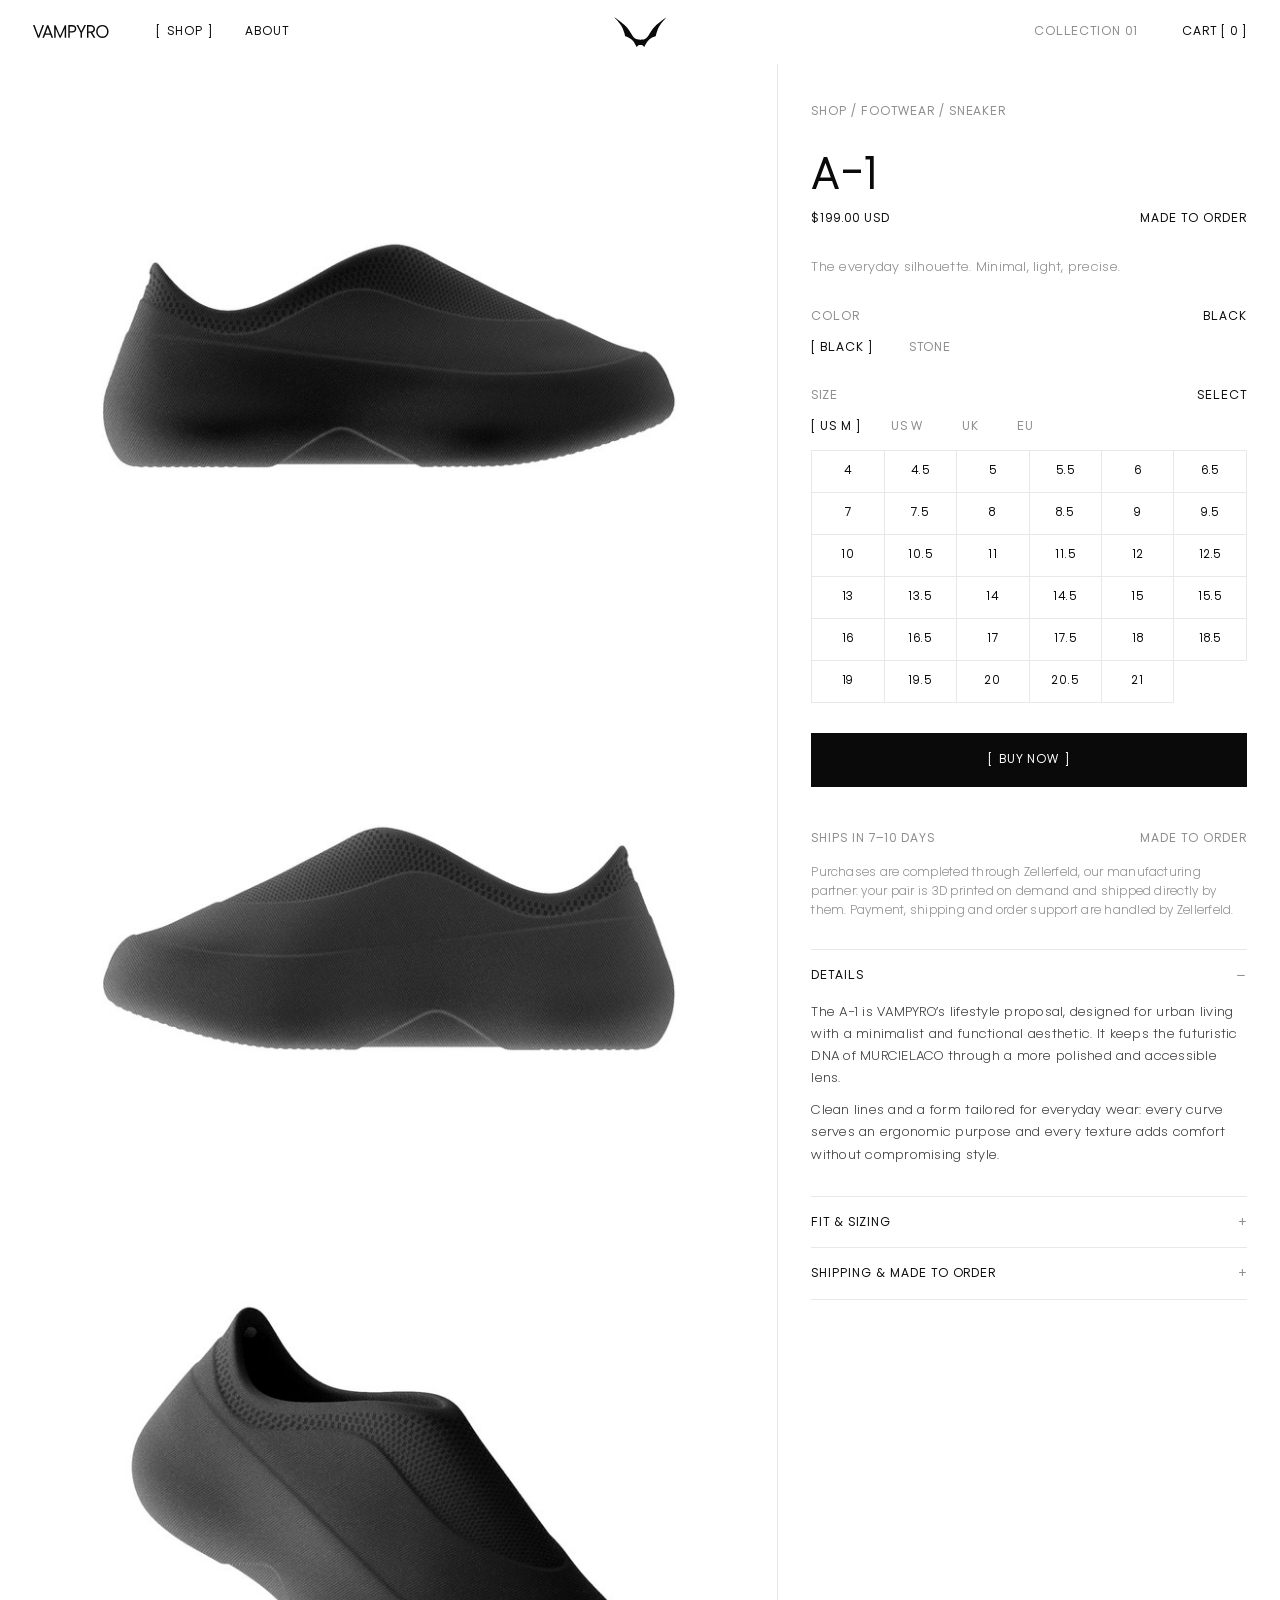
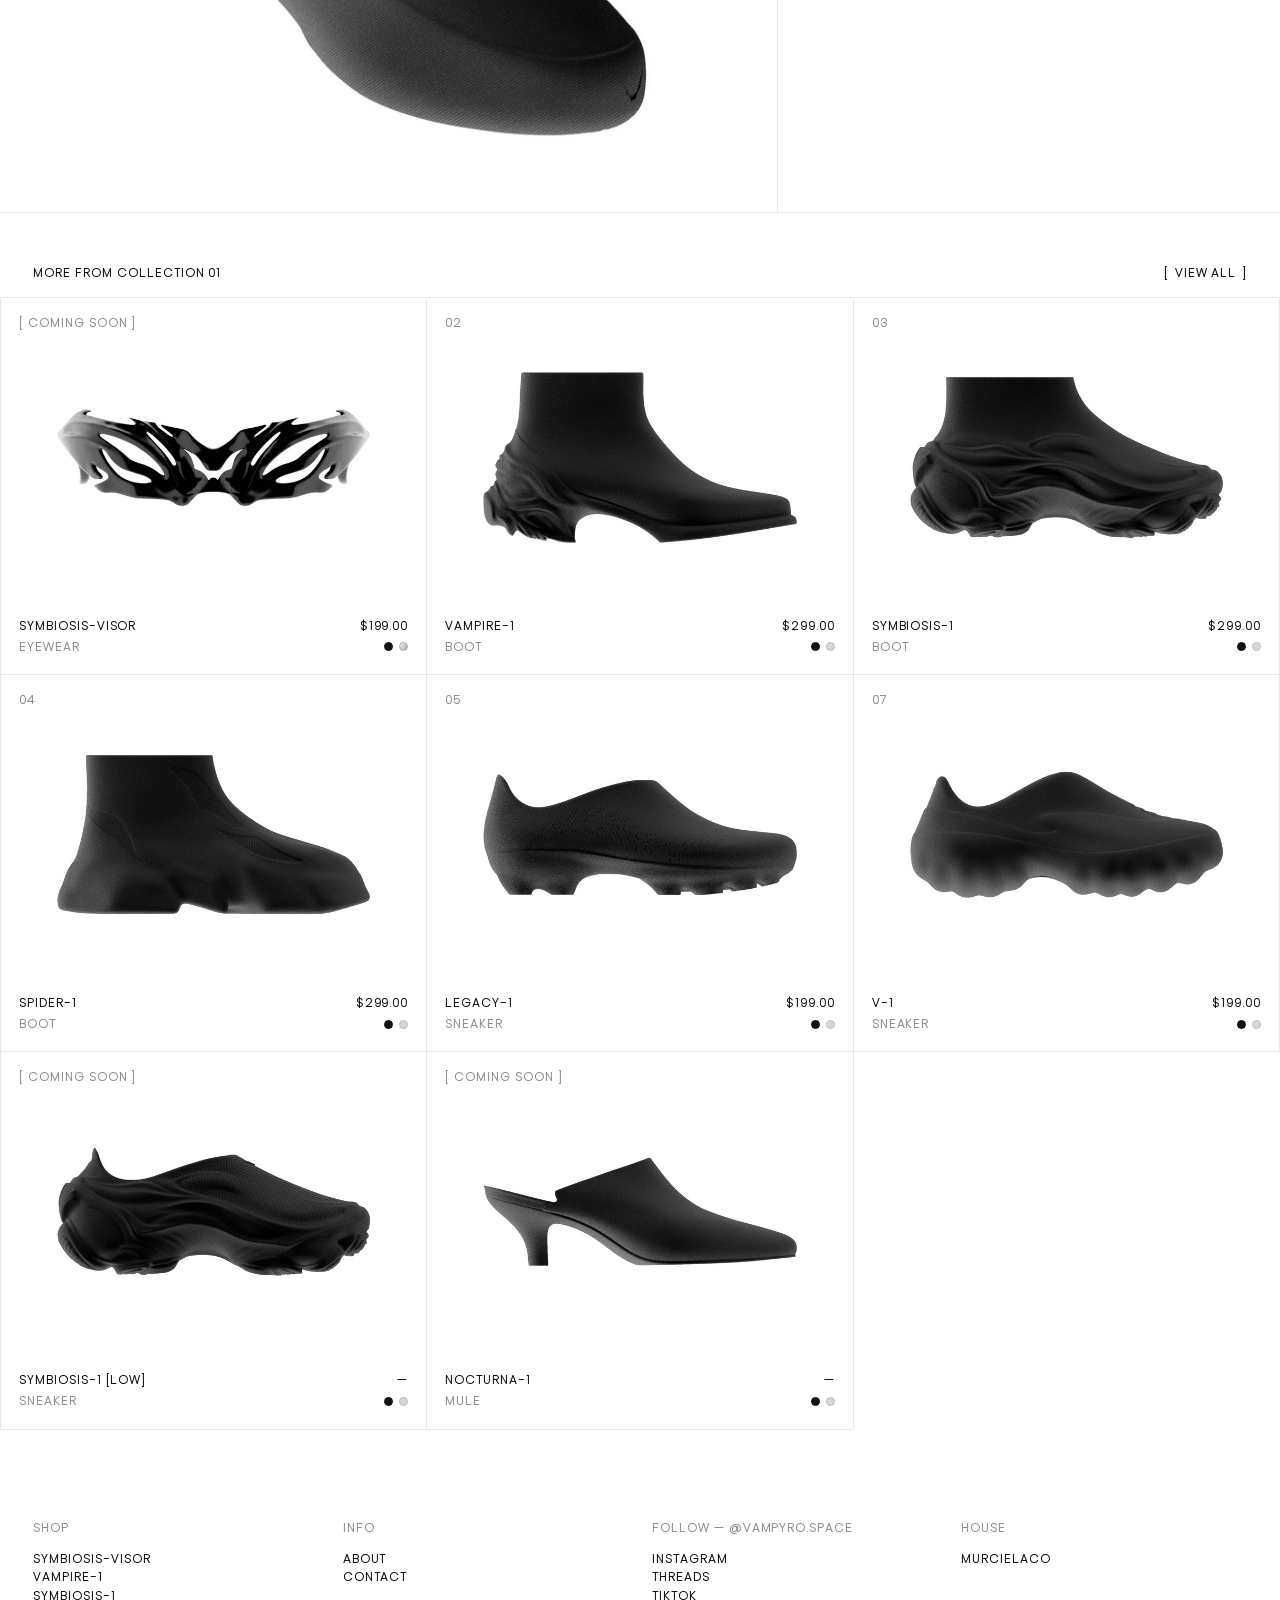
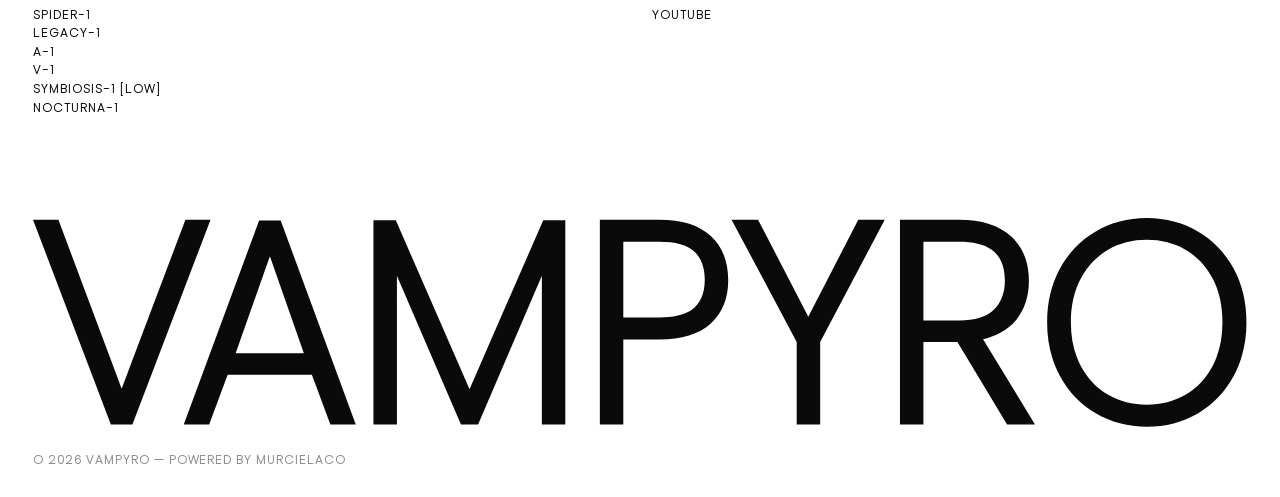
<file: a-1/index.html>
<!doctype html>
<html lang="en">
<head>
<meta charset="utf-8">
<meta name="viewport" content="width=device-width, initial-scale=1, viewport-fit=cover">
<title>VAMPYRO</title>
<meta name="description" content="A-1 by VAMPYRO. The everyday silhouette. Minimal, light, precise. 3D printed on demand. Black or Stone.">
<meta name="theme-color" content="#ffffff">
<link rel="canonical" href="https://vampyro.space/a-1/">
<meta property="og:type" content="website">
<meta property="og:site_name" content="VAMPYRO">
<meta property="og:title" content="A-1 — VAMPYRO">
<meta property="og:description" content="A-1 by VAMPYRO. The everyday silhouette. Minimal, light, precise. 3D printed on demand. Black or Stone.">
<meta property="og:url" content="https://vampyro.space/a-1/">
<meta property="og:image" content="https://vampyro.space/assets/og-a-1.jpg">
<meta property="og:image:width" content="1200"><meta property="og:image:height" content="630">
<meta name="twitter:card" content="summary_large_image">
<link rel="icon" href="/assets/favicon-v2.svg?v=4" type="image/svg+xml">
<link rel="icon" href="/assets/favicon-32.png?v=4" sizes="32x32" type="image/png">
<link rel="icon" href="/assets/favicon-gray-192.png?v=5" sizes="192x192" type="image/png">
<link rel="apple-touch-icon" href="/assets/apple-touch-icon.png?v=4">
<link rel="preload" href="/fonts/metal-bat-regular.woff2" as="font" type="font/woff2" crossorigin>
<link rel="stylesheet" href="/assets/style.css?v=13">
</head>
<body>
<a class="skip" href="#main">Skip to content</a>
<header class="hd" id="hd">
  <nav aria-label="Primary"><a class="wm hide-s" href="/" aria-label="VAMPYRO home"><svg xmlns="http://www.w3.org/2000/svg" viewBox="3201.4 5494.6 13262.7 2281.4" fill="currentColor" fill-rule="evenodd"><path d="M4287.8 7751.8l-235.38 0 -850.99 -2239.11 87.52 0 147.86 0 42.25 0 691.05 1846.82 697.08 -1846.82 42.25 0 144.84 0 87.52 0 -854 2239.11zm796.71 0l-147.87 0 -87.51 0 823.82 -2230.83 235.38 0 820.81 2230.83 -87.51 0 -147.87 0 -42.25 0 -202.18 -543.18 -920.39 0 -202.18 543.18 -42.25 0zm331.94 -778.56l745.37 0 -371.18 -1061.86 -374.19 1061.86zm3603.1 -1455.28l0 2233.84 -60.36 0 -135.79 0 -60.36 0 0 -1626.17 -697.08 1626.17 -39.23 0 -108.63 0 -39.23 0 -700.1 -1626.17 0 1626.17 -60.36 0 -135.79 0 -60.35 0 0 -2233.84 60.35 0 144.85 0 39.23 0 805.71 1847.58 805.72 -1847.58 39.23 0 141.83 0 60.36 0zm1026 1304.4l-392.29 0 0 929.44 -60.36 0 -135.79 0 -60.35 0 0 -2239.11 648.79 0c249.47,0 437.57,59.35 564.31,178.04 126.74,118.7 190.11,279.64 190.11,482.83 0,203.19 -64.37,362.12 -193.13,476.79 -128.75,114.68 -315.85,172.01 -561.29,172.01zm497.92 -651.82c0,-136.8 -38.22,-240.4 -114.67,-310.82 -76.45,-70.41 -204.2,-105.61 -383.25,-105.61l-392.29 0 0 826.84 392.29 0c152.9,0 270.59,-27.16 353.07,-81.48 96.57,-66.39 144.85,-176.03 144.85,-328.93zm1677.83 -657.85l289.69 0 -706.13 1336.83 0 902.28 -60.36 0 -135.79 0 -60.35 0 0 -902.28 -712.17 -1336.83 289.69 0 549.22 1062.22 546.2 -1062.22zm1931.31 2239.11l-304.79 0 -543.18 -902.28 -371.17 0 0 902.28 -60.36 0 -135.79 0 -60.35 0 0 -2239.11 642.76 0c251.47,0 442.09,60.86 571.85,182.57 129.76,121.71 194.64,283.16 194.64,484.34 0,177.03 -50.3,324.9 -150.89,443.59 -86.5,96.57 -203.19,161.95 -350.05,196.15l567.33 932.46zm-1219.14 -1997.69l0 860.03 392.29 0c171.01,0 296.74,-39.23 377.21,-117.69 80.47,-78.46 120.71,-184.08 120.71,-316.85 0,-158.93 -49.29,-272.6 -147.87,-341 -82.48,-56.33 -201.17,-84.49 -356.08,-84.49l-386.26 0zm2999.56 1876.99c-166.98,96.56 -353.07,144.84 -558.27,144.84 -205.2,0 -391.29,-48.78 -558.27,-146.35 -166.98,-97.57 -297.24,-233.37 -390.79,-407.39 -93.55,-174.02 -140.32,-370.17 -140.32,-588.44 0,-218.28 46.77,-413.93 140.32,-586.94 93.55,-173.01 223.81,-308.31 390.79,-405.88 166.98,-97.57 353.07,-146.35 558.27,-146.35 205.2,0 391.29,48.78 558.27,146.35 166.98,97.57 297.24,232.87 390.79,405.88 93.54,173.01 140.32,368.66 140.32,586.94 0,218.27 -46.78,414.42 -140.32,588.44 -93.55,174.02 -223.81,310.32 -390.79,408.9zm-980.74 -205.2c124.73,72.42 265.55,108.63 422.47,108.63 156.92,0 297.74,-36.21 422.47,-108.63 124.73,-72.43 223.31,-176.54 295.74,-312.33 72.42,-135.8 108.63,-295.74 108.63,-479.81 0,-184.08 -36.21,-344.02 -108.63,-479.81 -72.43,-135.8 -171.01,-239.91 -295.74,-312.33 -124.73,-72.43 -265.55,-108.64 -422.47,-108.64 -156.92,0 -297.74,36.21 -422.47,108.64 -124.73,72.42 -223.81,176.53 -297.24,312.33 -73.43,135.79 -110.15,295.73 -110.15,479.81 0,184.07 36.72,344.01 110.15,479.81 73.43,135.79 172.51,239.9 297.24,312.33z"></path></svg></a><a href="/#shop" class="nl on" data-nav="shop">Shop</a><a href="/#about" class="nl hide-s" data-nav="about">About</a></nav>
  <a class="mark" href="/" aria-label="VAMPYRO"><svg aria-hidden="true" xmlns="http://www.w3.org/2000/svg" viewBox="-55825.4 -5492.8 31826.8 18062.3" fill="currentColor" fill-rule="evenodd"><path d="M-49176.5 6047.71c29.41,0 62.7,10.52 89.28,14.89 195.66,32.42 396.61,94.07 583.42,156.34 53.22,17.72 103.3,34.83 154.93,53.41 428.73,154.13 756.37,314.04 1169.29,518.5l274.36 147.55c24.49,12.12 41.72,24.61 66.08,38.15 25.11,13.97 46.58,26.52 69.59,39.75 44.98,25.9 86.51,49.4 132.17,76.23 261.62,153.82 525.45,316.2 770.96,494.88l246.36 175.6c82.08,61.65 395.32,301.56 469.03,374.84l166.69 151.05c93.64,82.45 179.35,175.17 268.26,263.04 19.88,19.69 29.54,35.13 49.41,54.76 9.97,9.84 16.43,16.06 26.21,25.9 44.3,44.79 81.16,95.93 124.84,140.84l145.89 171.85c150.13,168.41 274.05,358.59 409.91,538.2 105.21,139.18 201.13,296.57 295.64,443.99l625.14 1062.67c40.11,66.02 72.17,138.87 112.6,205.2l110.38 202.12c91.49,185.45 201.63,364.25 295.09,548.78 82.82,163.42 177.88,320.19 262.36,482.57 6.09,11.81 10.15,21.66 17.29,34.82l36.92 67.19c9.41,15.51 14.21,19.63 18.64,38.71l10.4 0c7.38,-27.57 357.05,-454.27 425.84,-522.26 569.51,-562.19 893.9,-717.49 1709.96,-717.49l255.22 0c907.98,0 1273.16,232.21 1855.65,884.35 20.74,23.82 273.37,330.05 280.14,355.4l10.4 0c7.26,-31.14 71.99,-137.58 90.2,-170.25l56.67 -104.85c13.17,-21.66 24.37,-44.18 37.1,-67.07l201.45 -376.74c6.95,-13.41 11.57,-18.77 19.2,-32.92l222.3 -413.23c13.29,-26.39 23.38,-41.65 36.36,-67.8l112.66 -205.08c6.83,-11.75 10.46,-21.29 17.54,-34.51l246.73 -440.92c134.38,-240.4 327.58,-566.93 476.73,-789.11 14.7,-21.91 26.52,-42.52 40.61,-63.56l366.83 -529.15c8.8,-11.81 14.22,-17.04 23.14,-28.98 90.26,-120.6 186.92,-237.69 281.25,-354.22l220.76 -253.26c75.19,-81.28 270.79,-286.41 343.34,-344.25 21.04,-16.8 34.7,-36.24 56.54,-52.92l340.87 -289.43c41.59,-32.67 77.53,-62.2 119.8,-93.77 41.47,-31.01 77.46,-59.37 118.32,-90.08l818.77 -551.24 533.02 -310.78 349.12 -182.25c48.36,-24.18 90.57,-45.28 138.93,-69.46 25.23,-12.68 44.18,-22.03 69.4,-34.77 26.09,-13.1 50.21,-22.33 74.7,-34.7 46.33,-23.38 93.34,-43.07 142.38,-65.96 146.62,-68.54 297.8,-126.63 448.48,-187.05l310.97 -111c107.68,-35.87 210.92,-65.16 324.51,-97.4 57.65,-16.36 111.98,-28.48 171.91,-41.65 51.56,-11.39 129.64,-33.47 180.15,-33.47 0,-73.04 21.72,-177.39 31.51,-249.75 11.2,-83.13 28.3,-165.08 41.41,-245.13 6.27,-38.46 13.47,-78.94 22.08,-118.57l77.96 -349.18c75.13,-296.69 153.89,-601.5 243.1,-892.47 88.61,-288.94 175.42,-576.1 277.38,-858.21l71.55 -209.75c75.44,-227.85 215.36,-603.36 307.34,-833.48 27.81,-69.58 53.66,-134.13 81.84,-204.64 80.23,-200.59 168.65,-397.6 253.8,-595.36l133.89 -293.18c7.69,-15.32 14.58,-28.18 22.64,-45.1 9.05,-18.71 13.11,-31.81 22.52,-50.46 75.87,-150.56 206.56,-435.38 286.05,-568.22l49.16 -91.49c111.99,-215.29 236.7,-425.47 361.61,-633.32 106.38,-177.02 217.69,-350.41 332.19,-522.13l231.29 -336.51c10.65,-16.12 18.28,-25.78 28.12,-39.62l90.76 -127.98c135.24,-186.99 338.96,-470.02 486.26,-649.32l250.55 -317.24c42.08,-53.1 84.29,-102.08 126.38,-154.93l419.07 -502.94c13.54,-17.47 22.03,-23.5 34.21,-38.7 12.49,-15.63 21.6,-24.12 33.53,-39.44 13.11,-16.92 21.72,-24.3 33.41,-39.5 19.94,-25.91 43.38,-48.43 64.73,-75.93l264.7 -303.09c73.77,-73.71 224.7,-261.99 302.29,-338.47 15.38,-15.2 19.32,-24.37 33.66,-39.26l544.41 -596.34c70.94,-70.14 132.41,-148.16 203.23,-218.73 94.57,-94.39 178.86,-200.28 273.49,-294.36 13.05,-12.98 24.18,-23.07 36.49,-36.36 13.78,-14.89 18.27,-23.87 33.78,-39.19 12.61,-12.43 21.35,-21.36 33.96,-33.78l309.86 -330.85c60.18,-59.8 113.71,-125.39 174.56,-184.83 14.71,-14.4 29.41,-22.7 22.09,-40.42 -14.34,-5.97 -18.46,0.49 -34.27,12.43l-369.97 260.51c-48.18,31.75 -90.82,66.2 -137.52,96.91 -90.94,59.8 -178.62,127.36 -268.76,189.57 -150.87,104.17 -392.06,270.91 -540.1,381.97l-67.32 47.32c-205.56,140.16 -404.79,290.41 -608.39,433.41l-1202.59 875.86c-88.23,66.21 -173.94,129.09 -262.67,195.66l-1046.24 803.02 -1292.47 1072.51c-12.68,11.88 -18.52,13.42 -31.38,25.91 -21.42,20.79 -38.34,34.08 -59.75,54.88l-60.85 53.71c-15.32,11.82 -17.29,13.97 -30.33,27.02 -13.54,13.59 -20.56,16.12 -33.97,28.55l-507.31 471.98c-59.8,47.69 -113.33,117.65 -174.8,169.02 -53.78,44.92 -234.61,232.22 -286.79,291.41 -44.42,50.45 -98.75,92.91 -143.17,143.36l-111.93 122.44c-19.75,20.55 -38.33,36.49 -57.46,57.16l-408.86 455.87c-121.65,130.81 -228.95,274.24 -346.54,408.8 -36.73,42.02 -67.43,82.51 -103.73,125.46l-886.39 1186.83c-17.23,23.14 -30.27,43.62 -46.58,68.05 -16.06,23.94 -30.64,43.13 -46.94,67.62 -32.18,48.3 -63.38,92.48 -94.82,139.61l-318.72 488.66c-127.86,199.24 -256.88,397.97 -377.67,601.7 -8.61,14.52 -14.7,25.41 -23.5,39.01l-261.68 425.96c-144.35,240.15 -296.39,474.82 -442.7,713.68l-294.79 455.31c-8,12.06 -13.41,22.83 -21.72,35.63 -8.98,13.72 -14.83,19.38 -24.12,33.16 -9.29,13.6 -15.44,23.32 -24.98,37.6l-580.28 800.06c-67.81,86.88 -138.26,168.53 -209.94,253.74 -10.27,12.25 -17.04,16.25 -27.5,29.78 -11.45,14.77 -13.97,17.66 -26.89,30.4 -39.01,38.15 -71,81.4 -109.46,119.8l-85.89 85.95c-44.86,50.95 -95.19,95.06 -143.18,143.3l-93.83 83.25c-70.52,65.53 -146.57,125.58 -223.11,183.3l-133.52 95.67c-47.93,31.81 -92.17,61.72 -142.56,91.87 -108.17,64.79 -218.55,127.92 -335.58,180.09 -13.35,5.97 -22.95,12.06 -38.7,18.58 -272.51,112.54 -479.19,195.54 -778.77,257.87l-293.62 55.38c-92.54,15.26 -209.2,36.05 -301,42.82 -109.27,8 -210.92,25.48 -317.49,26.34 -27.19,0.18 -28.67,4.12 -51.99,5.29 -23.57,1.17 -36.55,-0.49 -59.5,3.01 -66.82,10.09 -153.02,-0.49 -219.6,9.6 -34.27,5.17 -74.82,3.02 -111.61,3.02 -45.41,-0.07 -74.76,5.47 -114.44,5.29 -159.3,-0.62 -301.62,5.1 -458.58,5.1l-458.45 -5.1c-37.78,0.18 -52.06,-5.6 -88.36,-5.42 -31.32,0.13 -62.63,0 -93.95,0.19 -37.78,0.18 -52.06,-5.6 -88.36,-5.42 -116.47,0.56 -240.45,-11.87 -349.42,-20.42l-259.84 -21.48c-184.83,-13.66 -545.39,-84.78 -711.89,-126.81 -265.93,-67.13 -570.68,-171.17 -813.04,-301.68 -270.12,-145.45 -456.92,-272.82 -690.91,-470.75l-124.85 -109.59c-16.85,-16.98 -29.96,-30.02 -46.7,-47.01 -31.87,-32.24 -66.51,-56.3 -94.75,-92.84 -31.69,-41.04 -82.2,-77.78 -116.04,-118.32 -9.6,-11.51 -9.85,-14.34 -20.99,-25.91l-132.96 -148.34c-99.37,-106.94 -203.91,-241.38 -291.83,-359.27 -14.65,-19.57 -26.71,-33.66 -40.98,-52.79l-235.78 -321.62c-27.01,-38.94 -49.28,-73.65 -76.79,-110.75 -13.97,-18.76 -24.24,-35.25 -38.7,-55.07l-148.28 -221.56c-45.72,-76.73 -98.64,-151.36 -148.78,-226.24 -113.34,-169.39 -215.6,-346.78 -326.04,-517.89 -122.2,-189.27 -238.06,-384.13 -356.26,-576.22 -48.3,-78.58 -92.41,-150.81 -140.59,-229.2l-285.19 -459.74c-80.66,-136.41 -168.96,-268.09 -255.71,-400.62 -13.79,-21.04 -22.4,-36.36 -36.43,-57.34l-297.92 -447.01c-202.8,-292.63 -411.57,-579.91 -625.01,-864.79 -186.13,-248.58 -382.34,-487.87 -582.07,-725.49l-390.28 -448.36c-59.8,-64.3 -117.09,-133.15 -179.78,-195.24l-88.61 -93.77c-18.15,-17.96 -26.02,-31.56 -44.17,-49.53l-463.69 -474.02c-33.16,-33.1 -63.37,-58.14 -96.35,-91.12l-871.25 -806.15c-10.52,-8.06 -12,-10.09 -22.15,-19.51l-531.61 -452.91c-185.94,-156.47 -377.05,-307.65 -566.93,-459.26l-625.14 -489.64c-18.95,-14.28 -34.14,-25.42 -52.97,-40.8 -152.59,-124.59 -321.49,-245.31 -479.81,-364.07 -73.34,-54.94 -142,-105.15 -215.1,-159.97 -105.77,-79.37 -210.92,-162.68 -320.26,-237.07l-539.3 -393.17c-36.06,-26.95 -70.88,-50.46 -105.59,-76.73l-163.6 -117.7c-127.98,-88.36 -250.61,-184.28 -379.2,-271.9 -147.24,-100.42 -288.27,-209.08 -435.51,-309.43l-655.9 -464.05c-36.11,-27.01 -71.06,-48.18 -107.12,-75.19 -159.79,-119.67 -382.77,-267.65 -550.68,-386.96 -12.49,-8.86 -43.38,-40.42 -52.86,-22.76 -8.3,15.38 24.31,38.58 35.88,50.08 33.16,33.17 58.14,63.38 91.18,96.42l179.73 190.06c18.21,17.97 26.02,31.63 44.18,49.59l292.01 312.26c7.75,9.23 14.58,15.14 23.2,23.69 77.52,77.04 146.87,162.75 224.03,239.6 8.67,8.67 15.44,14.52 23.38,23.5l515.79 562.44c17.91,17.72 25.6,31.38 44.24,49.59 18.71,18.34 26.95,32.18 44.18,49.59 8.74,8.8 15.2,14.22 23.63,23.26l698.48 791.32c8.06,10.03 14.27,14.53 22.33,24.49l83.93 98.45c11.01,11.63 11.44,14.34 21.04,25.84l150.87 177.33c31.19,33.59 55.37,67.37 85.89,101.64l169.64 205.39c151.48,179.23 359.02,438.08 496.97,622.98 53.96,72.3 105.21,138.62 159.24,210.61 27.99,37.29 52.42,69.84 80.41,107.13l426.4 599.78c14.58,20.06 23.69,36.79 37.9,55.93 66.82,89.96 124.72,188.71 186.19,282.6 13.84,21.23 23.93,34.83 36.92,56.86 12.3,20.73 22.33,33.16 34.58,53.96l315.09 523.55c24.24,40.11 43.5,79.62 67.74,119.79 12,19.94 22.33,39.14 33.9,59.87 6.65,11.88 9.17,19.08 15.69,31.2l83.44 150.99c40.67,80.05 80.41,167.11 126.25,243.65 64.98,108.48 154.38,319.09 215.72,440.55l204.96 446.27c42.27,88.05 130.31,303.22 167.17,395.39 79.62,199.23 162.13,396.86 234.12,599.35l50.14 137.33c62.76,157.52 108.73,326.11 171.92,484.48 36.05,90.39 64.54,185.94 95.74,279.35 69.77,209.38 143.05,422.82 202.24,636.33l106.08 357.61c28.24,99.24 55.56,195.35 80.35,294.66 75.93,303.77 152.72,604.52 200.96,919 9.23,60.11 43.87,271.03 43.87,331.21z"></path></svg></a>
  <nav class="r" aria-label="Secondary"><span class="muted hide-s">Collection 01</span><button type="button" class="cartbtn" id="openCart">Cart <span class="cb">[ <b id="cc">0</b> ]</span></button></nav>
</header>
<main id="main">
<section class="pdp">
  <div class="gwrap"><div class="gal" id="gal"><figure><img data-view="side" src="/assets/img/a-1-black-side-1600.jpg" srcset="/assets/img/a-1-black-side-800.jpg 800w, /assets/img/a-1-black-side-1600.jpg 1600w" sizes="(max-width:900px) 100vw, 60vw" alt="A-1 — side view" loading="eager" width="1600" height="1200"></figure><figure><img data-view="side2" src="/assets/img/a-1-black-side2-1600.jpg" srcset="/assets/img/a-1-black-side2-800.jpg 800w, /assets/img/a-1-black-side2-1600.jpg 1600w" sizes="(max-width:900px) 100vw, 60vw" alt="A-1 — side view" loading="lazy" width="1600" height="1200"></figure><figure><img data-view="three-quarter" src="/assets/img/a-1-black-three-quarter-1600.jpg" srcset="/assets/img/a-1-black-three-quarter-800.jpg 800w, /assets/img/a-1-black-three-quarter-1600.jpg 1600w" sizes="(max-width:900px) 100vw, 60vw" alt="A-1 — three quarter view" loading="lazy" width="1600" height="1200"></figure></div><div class="dots" id="dots"><i class="on"></i><i></i><i></i></div></div>
  <aside class="panel"><div class="in">
      <div class="crumbs"><a href="/#shop">Shop</a> / <a href="/#footwear">Footwear</a> / Sneaker</div>
      <div class="ttl"><h1>A-1</h1><div class="sub"><span class="p">$199.00 USD</span><span>Made to order</span></div></div>
      <p style="margin:0;color:var(--mute);text-transform:none;letter-spacing:.02em;font-size:13px;font-weight:300">The everyday silhouette. Minimal, light, precise.</p>
      <div class="opt">
        <div class="lab"><span>Color</span><b id="colorLabel">Black</b></div>
        <div class="colors"><button type="button" class="choice" data-color="black" aria-pressed="true">Black</button><button type="button" class="choice" data-color="stone" aria-pressed="false">Stone</button></div>
      </div>
      <div class="opt">
        <div class="lab"><span>Size</span><b id="sizeLabel">Select</b></div>
        <div class="systems" role="group" aria-label="Size system"><button type="button" class="choice" data-sys="USM" aria-pressed="true">US M</button><button type="button" class="choice" data-sys="USW" aria-pressed="false">US W</button><button type="button" class="choice" data-sys="UK" aria-pressed="false">UK</button><button type="button" class="choice" data-sys="EU" aria-pressed="false">EU</button></div>
        <div class="sizes" id="sizes" role="radiogroup" aria-label="Size"></div>
      </div>
      <div class="buy">
        <button class="cta" id="buy" type="button"><span class="br">Buy now</span></button>
        <div class="msg" id="msg" role="status" aria-live="polite"></div>
        <div class="note"><span>Ships in 7&ndash;10 days</span><span>Made to order</span></div>
        <p class="via">Purchases are completed through Zellerfeld, our manufacturing partner: your pair is 3D printed on demand and shipped directly by them. Payment, shipping and order support are handled by Zellerfeld.</p>
      </div>
      <div class="acc">
        <details open><summary>Details</summary><div class="body"><p>The A-1 is VAMPYRO’s lifestyle proposal, designed for urban living with a minimalist and functional aesthetic. It keeps the futuristic DNA of MURCIELACO through a more polished and accessible lens.</p><p>Clean lines and a form tailored for everyday wear: every curve serves an ergonomic purpose and every texture adds comfort without compromising style.</p></div></details>
        <details><summary>Fit &amp; sizing</summary><div class="body"><p>Pick your usual size in US Men, US Women, UK or EU &mdash; every size is available.</p></div></details>
        <details><summary>Shipping &amp; made to order</summary><div class="body"><p>Each pair is 3D printed when you order it, from a breathable, recyclable foam. No glue, no stitching.</p><p>Estimated delivery 7&ndash;10 days. </p></div></details>
      </div>
  </div></aside>
</section>
<section class="more">
  <div class="sh"><h2>More from Collection 01</h2><a href="/#shop" class="br">View all</a></div>
  <div class="grid"><a class="card rv" href="/symbiosis-visor/" data-cat="Accessories">
  <div class="ph">
    <img src="/assets/img/symbiosis-visor-black-front-800.jpg" srcset="/assets/img/symbiosis-visor-black-front-800.jpg 800w, /assets/img/symbiosis-visor-black-front-1600.jpg 1600w" sizes="(max-width:640px) 50vw, 50vw" alt="SYMBIOSIS-VISOR in black" loading="eager" width="800" height="600">
    <img class="alt" src="/assets/img/symbiosis-visor-silver-front-800.jpg" srcset="/assets/img/symbiosis-visor-silver-front-800.jpg 800w, /assets/img/symbiosis-visor-silver-front-1600.jpg 1600w" sizes="50vw" alt="" loading="lazy" width="800" height="600">
    <span class="tag">[ Coming soon ]</span>
  </div>
  <div class="row"><span>SYMBIOSIS-VISOR</span><span>$199.00</span></div>
  <div class="row"><span>Eyewear</span><span class="sw" aria-label="Black, Silver"><i class="black"></i><i class="silver"></i></span></div>
</a><a class="card rv" href="/vampire-1/" data-cat="Footwear">
  <div class="ph">
    <img src="/assets/img/vampire-1-black-side-800.jpg" srcset="/assets/img/vampire-1-black-side-800.jpg 800w, /assets/img/vampire-1-black-side-1600.jpg 1600w" sizes="(max-width:640px) 50vw, 50vw" alt="VAMPIRE-1 in black" loading="eager" width="800" height="600">
    <img class="alt" src="/assets/img/vampire-1-stone-side-800.jpg" srcset="/assets/img/vampire-1-stone-side-800.jpg 800w, /assets/img/vampire-1-stone-side-1600.jpg 1600w" sizes="50vw" alt="" loading="lazy" width="800" height="600">
    <span class="tag">02</span>
  </div>
  <div class="row"><span>VAMPIRE-1</span><span>$299.00</span></div>
  <div class="row"><span>Boot</span><span class="sw" aria-label="Black, Stone"><i class="black"></i><i class="stone"></i></span></div>
</a><a class="card rv" href="/symbiosis-1/" data-cat="Footwear">
  <div class="ph">
    <img src="/assets/img/symbiosis-1-black-side-800.jpg" srcset="/assets/img/symbiosis-1-black-side-800.jpg 800w, /assets/img/symbiosis-1-black-side-1600.jpg 1600w" sizes="(max-width:640px) 50vw, 50vw" alt="SYMBIOSIS-1 in black" loading="lazy" width="800" height="600">
    <img class="alt" src="/assets/img/symbiosis-1-stone-side-800.jpg" srcset="/assets/img/symbiosis-1-stone-side-800.jpg 800w, /assets/img/symbiosis-1-stone-side-1600.jpg 1600w" sizes="50vw" alt="" loading="lazy" width="800" height="600">
    <span class="tag">03</span>
  </div>
  <div class="row"><span>SYMBIOSIS-1</span><span>$299.00</span></div>
  <div class="row"><span>Boot</span><span class="sw" aria-label="Black, Stone"><i class="black"></i><i class="stone"></i></span></div>
</a><a class="card rv" href="/spider-1/" data-cat="Footwear">
  <div class="ph">
    <img src="/assets/img/spider-1-black-side-800.jpg" srcset="/assets/img/spider-1-black-side-800.jpg 800w, /assets/img/spider-1-black-side-1600.jpg 1600w" sizes="(max-width:640px) 50vw, 50vw" alt="SPIDER-1 in black" loading="lazy" width="800" height="600">
    <img class="alt" src="/assets/img/spider-1-stone-side-800.jpg" srcset="/assets/img/spider-1-stone-side-800.jpg 800w, /assets/img/spider-1-stone-side-1600.jpg 1600w" sizes="50vw" alt="" loading="lazy" width="800" height="600">
    <span class="tag">04</span>
  </div>
  <div class="row"><span>SPIDER-1</span><span>$299.00</span></div>
  <div class="row"><span>Boot</span><span class="sw" aria-label="Black, Stone"><i class="black"></i><i class="stone"></i></span></div>
</a><a class="card rv" href="/legacy-1/" data-cat="Footwear">
  <div class="ph">
    <img src="/assets/img/legacy-1-black-side-800.jpg" srcset="/assets/img/legacy-1-black-side-800.jpg 800w, /assets/img/legacy-1-black-side-1600.jpg 1600w" sizes="(max-width:640px) 50vw, 50vw" alt="LEGACY-1 in black" loading="lazy" width="800" height="600">
    <img class="alt" src="/assets/img/legacy-1-stone-side-800.jpg" srcset="/assets/img/legacy-1-stone-side-800.jpg 800w, /assets/img/legacy-1-stone-side-1600.jpg 1600w" sizes="50vw" alt="" loading="lazy" width="800" height="600">
    <span class="tag">05</span>
  </div>
  <div class="row"><span>LEGACY-1</span><span>$199.00</span></div>
  <div class="row"><span>Sneaker</span><span class="sw" aria-label="Black, Stone"><i class="black"></i><i class="stone"></i></span></div>
</a><a class="card rv" href="/v-1/" data-cat="Footwear">
  <div class="ph">
    <img src="/assets/img/v-1-black-side-800.jpg" srcset="/assets/img/v-1-black-side-800.jpg 800w, /assets/img/v-1-black-side-1600.jpg 1600w" sizes="(max-width:640px) 50vw, 50vw" alt="V-1 in black" loading="lazy" width="800" height="600">
    <img class="alt" src="/assets/img/v-1-stone-side-800.jpg" srcset="/assets/img/v-1-stone-side-800.jpg 800w, /assets/img/v-1-stone-side-1600.jpg 1600w" sizes="50vw" alt="" loading="lazy" width="800" height="600">
    <span class="tag">07</span>
  </div>
  <div class="row"><span>V-1</span><span>$199.00</span></div>
  <div class="row"><span>Sneaker</span><span class="sw" aria-label="Black, Stone"><i class="black"></i><i class="stone"></i></span></div>
</a><a class="card rv" href="/symbiosis-1-low/" data-cat="Footwear">
  <div class="ph">
    <img src="/assets/img/symbiosis-1-low-black-side-800.jpg" srcset="/assets/img/symbiosis-1-low-black-side-800.jpg 800w, /assets/img/symbiosis-1-low-black-side-1600.jpg 1600w" sizes="(max-width:640px) 50vw, 50vw" alt="SYMBIOSIS-1 [LOW] in black" loading="lazy" width="800" height="600">
    <img class="alt" src="/assets/img/symbiosis-1-low-stone-side-800.jpg" srcset="/assets/img/symbiosis-1-low-stone-side-800.jpg 800w, /assets/img/symbiosis-1-low-stone-side-1600.jpg 1600w" sizes="50vw" alt="" loading="lazy" width="800" height="600">
    <span class="tag">[ Coming soon ]</span>
  </div>
  <div class="row"><span>SYMBIOSIS-1 [LOW]</span><span>—</span></div>
  <div class="row"><span>Sneaker</span><span class="sw" aria-label="Black, Stone"><i class="black"></i><i class="stone"></i></span></div>
</a><a class="card rv" href="/nocturna-1/" data-cat="Footwear">
  <div class="ph">
    <img src="/assets/img/nocturna-1-black-side-800.jpg" srcset="/assets/img/nocturna-1-black-side-800.jpg 800w, /assets/img/nocturna-1-black-side-1600.jpg 1600w" sizes="(max-width:640px) 50vw, 50vw" alt="NOCTURNA-1 in black" loading="lazy" width="800" height="600">
    <img class="alt" src="/assets/img/nocturna-1-stone-side-800.jpg" srcset="/assets/img/nocturna-1-stone-side-800.jpg 800w, /assets/img/nocturna-1-stone-side-1600.jpg 1600w" sizes="50vw" alt="" loading="lazy" width="800" height="600">
    <span class="tag">[ Coming soon ]</span>
  </div>
  <div class="row"><span>NOCTURNA-1</span><span>—</span></div>
  <div class="row"><span>Mule</span><span class="sw" aria-label="Black, Stone"><i class="black"></i><i class="stone"></i></span></div>
</a></div>
</section>
<script>window.PRODUCT={"slug": "a-1", "name": "A-1", "status": "live", "variants": {"black": 55135954075983, "stone": 57019344060751}, "views": ["side", "side2", "three-quarter"], "checkout": "zellerfeld", "colors": [["black", "Black"], ["stone", "Stone"]], "price": 199.00, "sizes": []};</script>
</main>
<footer class="ft">
  <div><h3>Shop</h3><a href="/symbiosis-visor/">SYMBIOSIS-VISOR</a><a href="/vampire-1/">VAMPIRE-1</a><a href="/symbiosis-1/">SYMBIOSIS-1</a><a href="/spider-1/">SPIDER-1</a><a href="/legacy-1/">LEGACY-1</a><a href="/a-1/">A-1</a><a href="/v-1/">V-1</a><a href="/symbiosis-1-low/">SYMBIOSIS-1 [LOW]</a><a href="/nocturna-1/">NOCTURNA-1</a></div>
  <div><h3>Info</h3><a href="/#about">About</a><a href="mailto:contact@vampyro.space">Contact</a></div>
  <div><h3>Follow &mdash; @vampyro.space</h3><a href="https://www.instagram.com/vampyro.space/" target="_blank" rel="noopener">Instagram</a><a href="https://www.threads.com/@vampyro.space" target="_blank" rel="noopener">Threads</a><a href="https://www.tiktok.com/@vampyro.space" target="_blank" rel="noopener">TikTok</a><a href="https://www.youtube.com/@vampyro-space" target="_blank" rel="noopener">YouTube</a></div>
  <div><h3>House</h3><a href="https://www.murcielaco.com" target="_blank" rel="noopener">MURCIELACO</a></div>
  <div class="big" aria-hidden="true"><svg xmlns="http://www.w3.org/2000/svg" viewBox="3201.4 5494.6 13262.7 2281.4" fill="currentColor" fill-rule="evenodd"><path d="M4287.8 7751.8l-235.38 0 -850.99 -2239.11 87.52 0 147.86 0 42.25 0 691.05 1846.82 697.08 -1846.82 42.25 0 144.84 0 87.52 0 -854 2239.11zm796.71 0l-147.87 0 -87.51 0 823.82 -2230.83 235.38 0 820.81 2230.83 -87.51 0 -147.87 0 -42.25 0 -202.18 -543.18 -920.39 0 -202.18 543.18 -42.25 0zm331.94 -778.56l745.37 0 -371.18 -1061.86 -374.19 1061.86zm3603.1 -1455.28l0 2233.84 -60.36 0 -135.79 0 -60.36 0 0 -1626.17 -697.08 1626.17 -39.23 0 -108.63 0 -39.23 0 -700.1 -1626.17 0 1626.17 -60.36 0 -135.79 0 -60.35 0 0 -2233.84 60.35 0 144.85 0 39.23 0 805.71 1847.58 805.72 -1847.58 39.23 0 141.83 0 60.36 0zm1026 1304.4l-392.29 0 0 929.44 -60.36 0 -135.79 0 -60.35 0 0 -2239.11 648.79 0c249.47,0 437.57,59.35 564.31,178.04 126.74,118.7 190.11,279.64 190.11,482.83 0,203.19 -64.37,362.12 -193.13,476.79 -128.75,114.68 -315.85,172.01 -561.29,172.01zm497.92 -651.82c0,-136.8 -38.22,-240.4 -114.67,-310.82 -76.45,-70.41 -204.2,-105.61 -383.25,-105.61l-392.29 0 0 826.84 392.29 0c152.9,0 270.59,-27.16 353.07,-81.48 96.57,-66.39 144.85,-176.03 144.85,-328.93zm1677.83 -657.85l289.69 0 -706.13 1336.83 0 902.28 -60.36 0 -135.79 0 -60.35 0 0 -902.28 -712.17 -1336.83 289.69 0 549.22 1062.22 546.2 -1062.22zm1931.31 2239.11l-304.79 0 -543.18 -902.28 -371.17 0 0 902.28 -60.36 0 -135.79 0 -60.35 0 0 -2239.11 642.76 0c251.47,0 442.09,60.86 571.85,182.57 129.76,121.71 194.64,283.16 194.64,484.34 0,177.03 -50.3,324.9 -150.89,443.59 -86.5,96.57 -203.19,161.95 -350.05,196.15l567.33 932.46zm-1219.14 -1997.69l0 860.03 392.29 0c171.01,0 296.74,-39.23 377.21,-117.69 80.47,-78.46 120.71,-184.08 120.71,-316.85 0,-158.93 -49.29,-272.6 -147.87,-341 -82.48,-56.33 -201.17,-84.49 -356.08,-84.49l-386.26 0zm2999.56 1876.99c-166.98,96.56 -353.07,144.84 -558.27,144.84 -205.2,0 -391.29,-48.78 -558.27,-146.35 -166.98,-97.57 -297.24,-233.37 -390.79,-407.39 -93.55,-174.02 -140.32,-370.17 -140.32,-588.44 0,-218.28 46.77,-413.93 140.32,-586.94 93.55,-173.01 223.81,-308.31 390.79,-405.88 166.98,-97.57 353.07,-146.35 558.27,-146.35 205.2,0 391.29,48.78 558.27,146.35 166.98,97.57 297.24,232.87 390.79,405.88 93.54,173.01 140.32,368.66 140.32,586.94 0,218.27 -46.78,414.42 -140.32,588.44 -93.55,174.02 -223.81,310.32 -390.79,408.9zm-980.74 -205.2c124.73,72.42 265.55,108.63 422.47,108.63 156.92,0 297.74,-36.21 422.47,-108.63 124.73,-72.43 223.31,-176.54 295.74,-312.33 72.42,-135.8 108.63,-295.74 108.63,-479.81 0,-184.08 -36.21,-344.02 -108.63,-479.81 -72.43,-135.8 -171.01,-239.91 -295.74,-312.33 -124.73,-72.43 -265.55,-108.64 -422.47,-108.64 -156.92,0 -297.74,36.21 -422.47,108.64 -124.73,72.42 -223.81,176.53 -297.24,312.33 -73.43,135.79 -110.15,295.73 -110.15,479.81 0,184.07 36.72,344.01 110.15,479.81 73.43,135.79 172.51,239.9 297.24,312.33z"></path></svg></div>
  <div class="legal"><span>&copy; 2026 VAMPYRO &mdash; Powered by MURCIELACO</span></div>
</footer>
<div class="scrim" id="scrim" hidden></div>
<aside class="drawer" id="drawer" hidden aria-label="Cart"><div class="dh"><span id="dTitle">Cart</span><button type="button" id="closeCart" class="br">Close</button></div><div class="dbody" id="dbody"></div></aside>
<script src="/assets/app.js?v=13" defer></script>
</body>
</html>
</file>
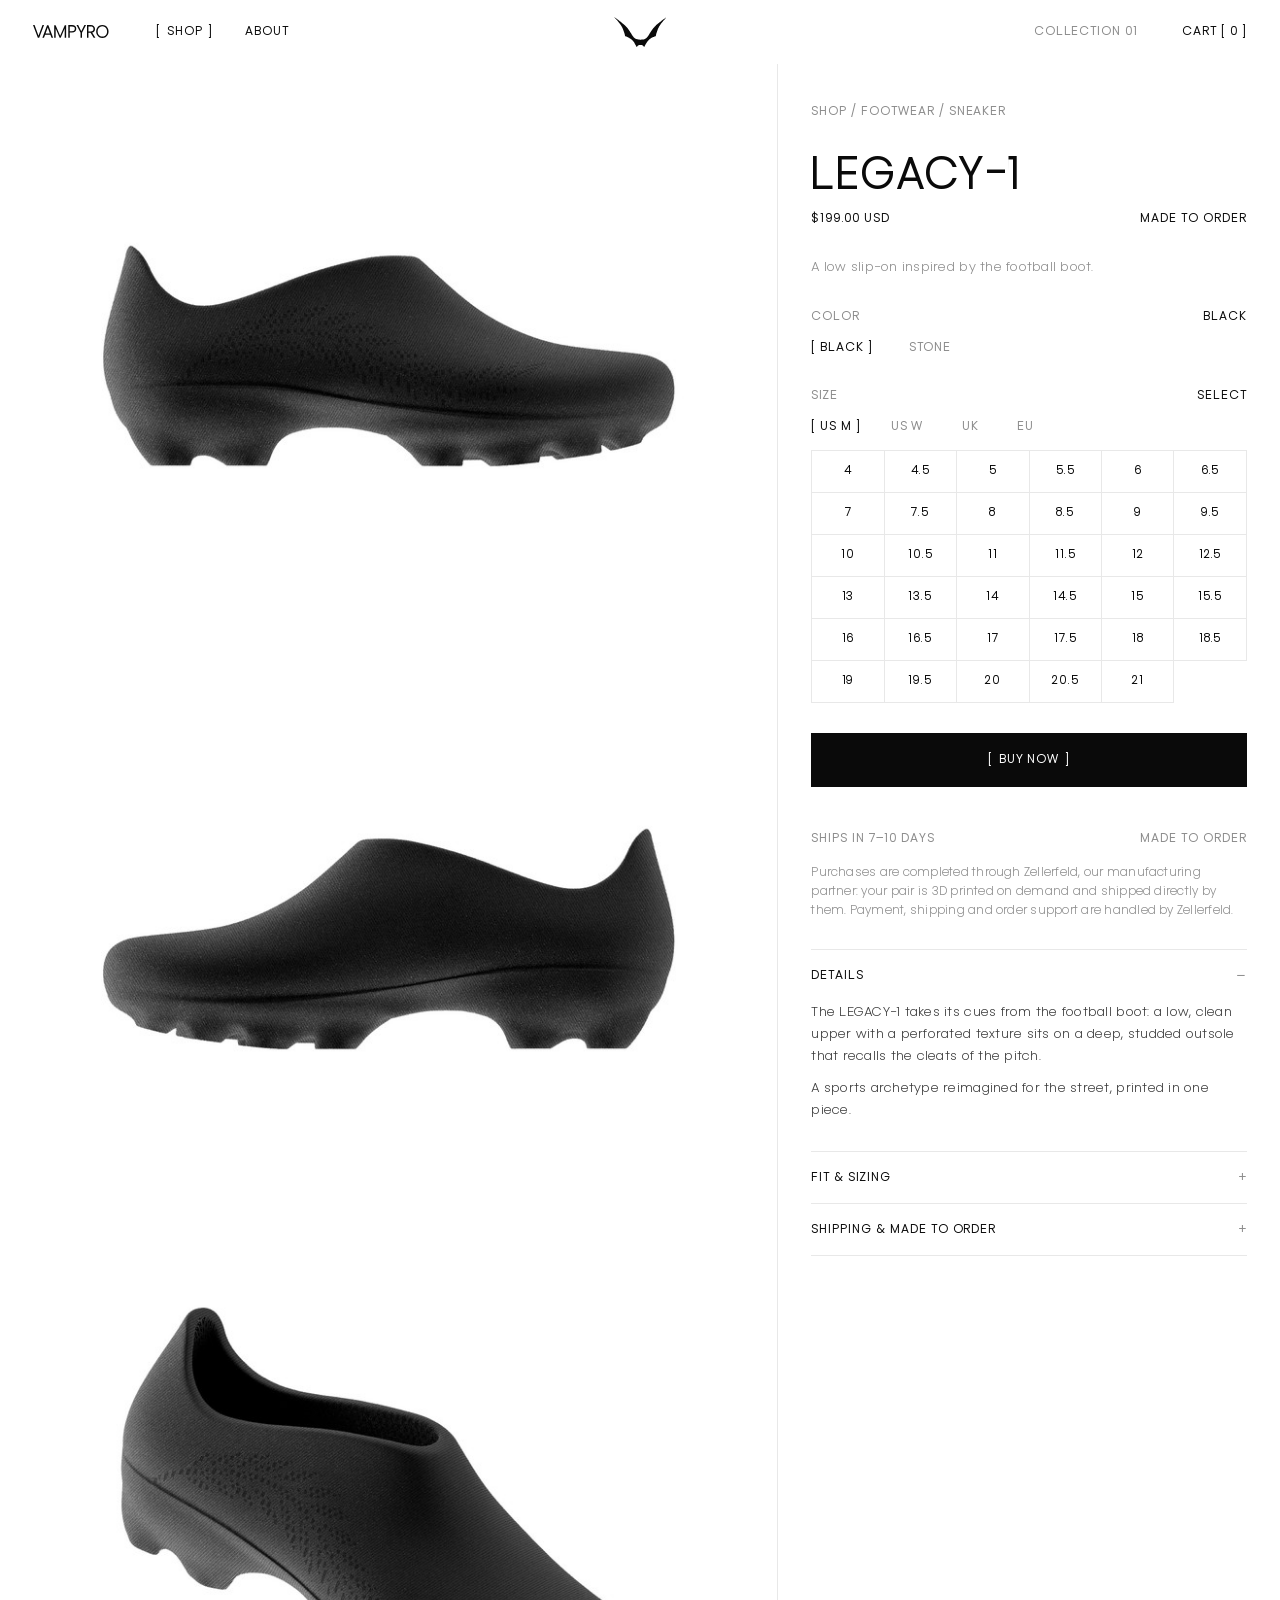
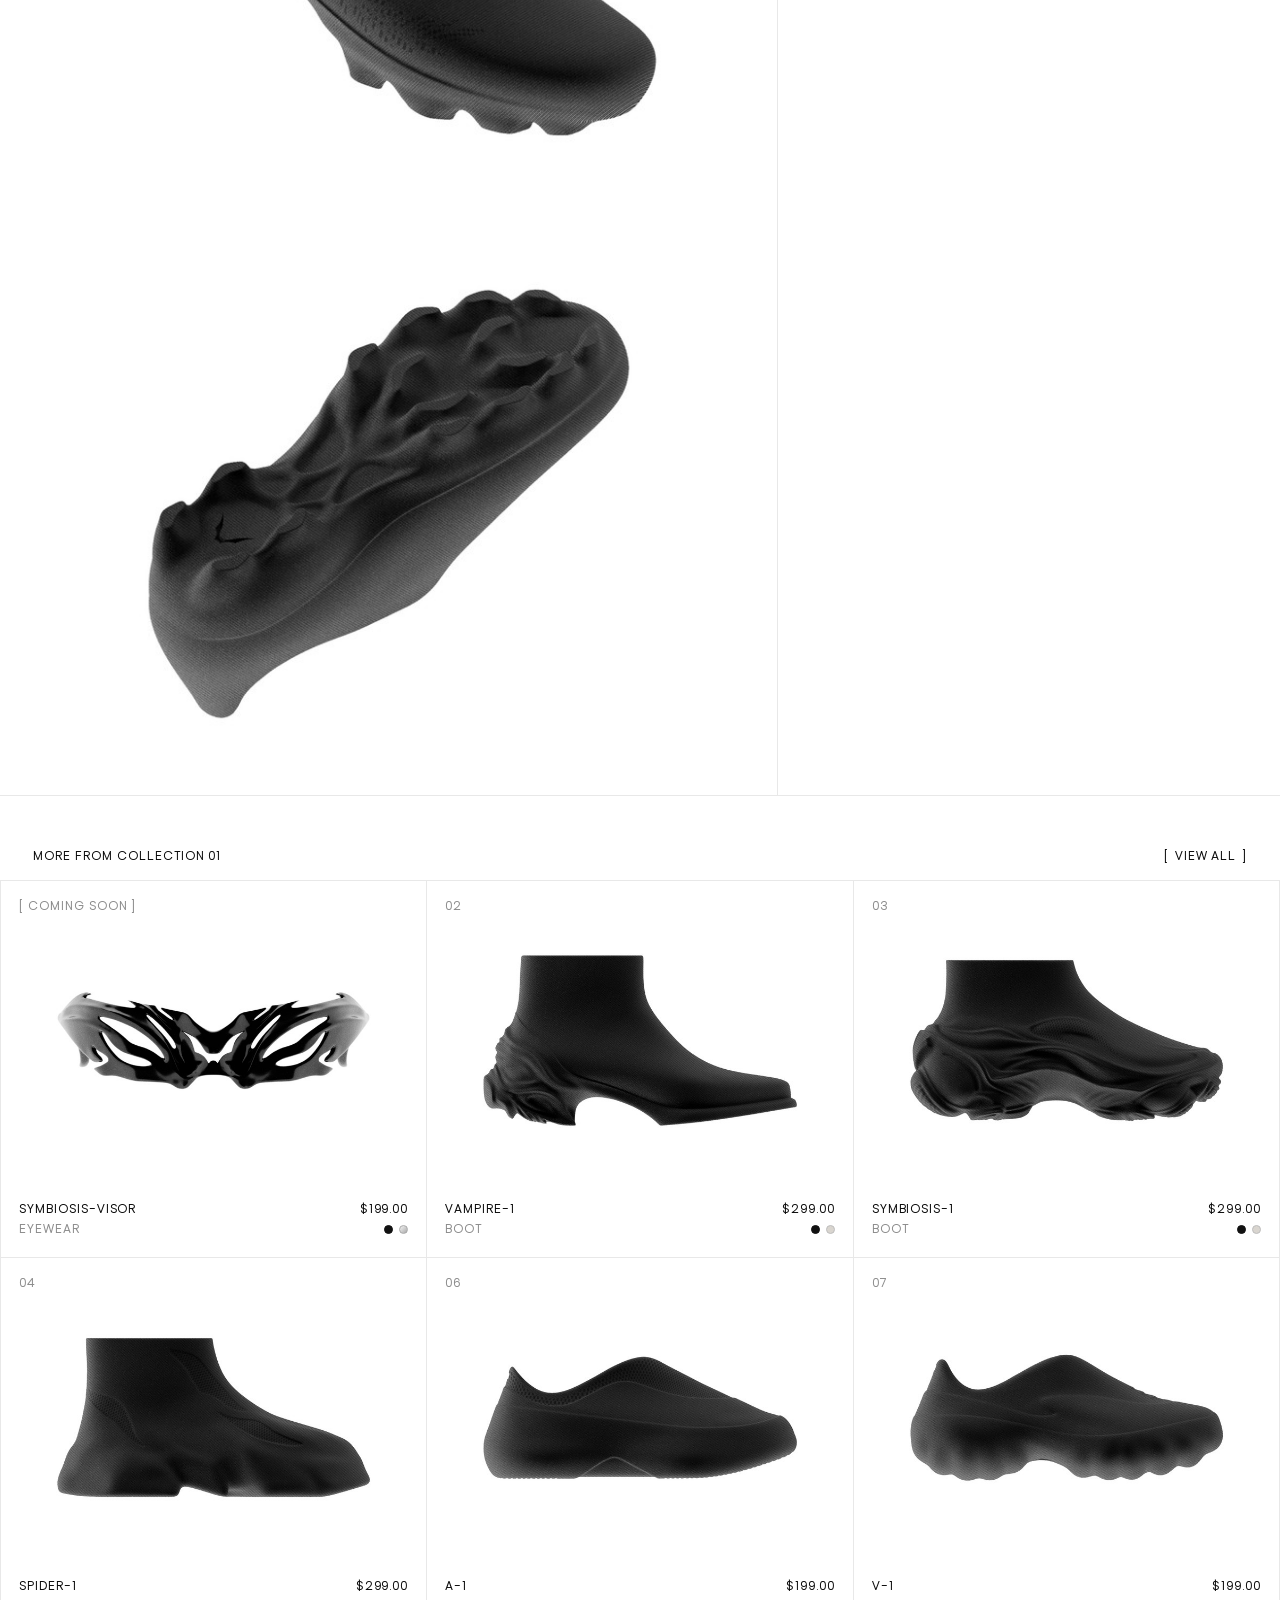
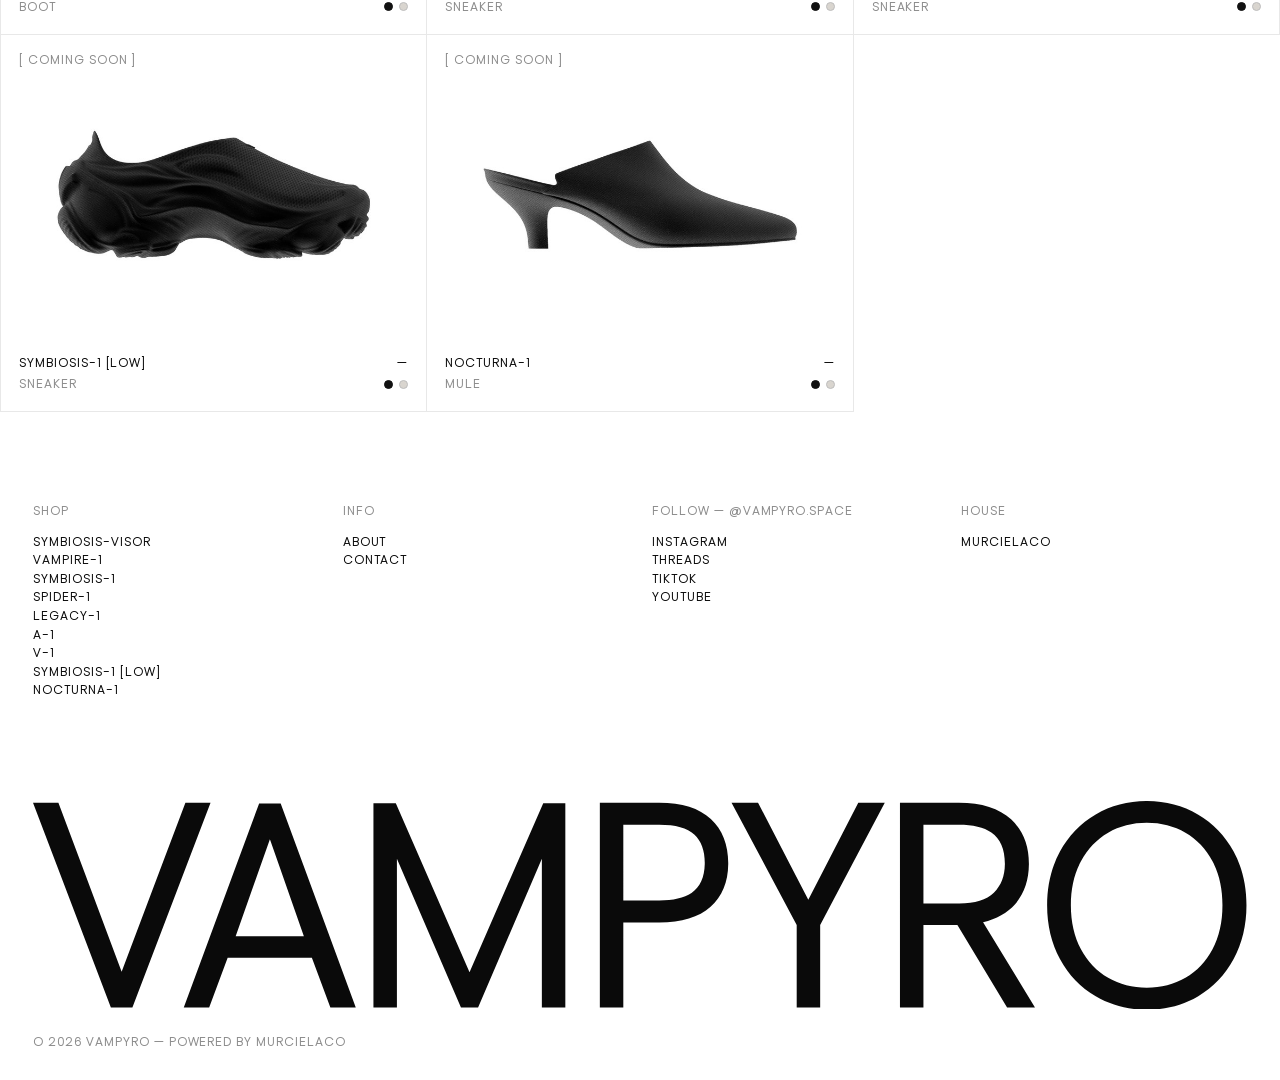
<file: legacy-1/index.html>
<!doctype html>
<html lang="en">
<head>
<meta charset="utf-8">
<meta name="viewport" content="width=device-width, initial-scale=1, viewport-fit=cover">
<title>VAMPYRO</title>
<meta name="description" content="LEGACY-1 by VAMPYRO. A low slip-on inspired by the football boot. 3D printed on demand. Black or Stone.">
<meta name="theme-color" content="#ffffff">
<link rel="canonical" href="https://vampyro.space/legacy-1/">
<meta property="og:type" content="website">
<meta property="og:site_name" content="VAMPYRO">
<meta property="og:title" content="LEGACY-1 — VAMPYRO">
<meta property="og:description" content="LEGACY-1 by VAMPYRO. A low slip-on inspired by the football boot. 3D printed on demand. Black or Stone.">
<meta property="og:url" content="https://vampyro.space/legacy-1/">
<meta property="og:image" content="https://vampyro.space/assets/og-legacy-1.jpg">
<meta property="og:image:width" content="1200"><meta property="og:image:height" content="630">
<meta name="twitter:card" content="summary_large_image">
<link rel="icon" href="/assets/favicon-v2.svg?v=4" type="image/svg+xml">
<link rel="icon" href="/assets/favicon-32.png?v=4" sizes="32x32" type="image/png">
<link rel="icon" href="/assets/favicon-gray-192.png?v=5" sizes="192x192" type="image/png">
<link rel="apple-touch-icon" href="/assets/apple-touch-icon.png?v=4">
<link rel="preload" href="/fonts/metal-bat-regular.woff2" as="font" type="font/woff2" crossorigin>
<link rel="stylesheet" href="/assets/style.css?v=13">
</head>
<body>
<a class="skip" href="#main">Skip to content</a>
<header class="hd" id="hd">
  <nav aria-label="Primary"><a class="wm hide-s" href="/" aria-label="VAMPYRO home"><svg xmlns="http://www.w3.org/2000/svg" viewBox="3201.4 5494.6 13262.7 2281.4" fill="currentColor" fill-rule="evenodd"><path d="M4287.8 7751.8l-235.38 0 -850.99 -2239.11 87.52 0 147.86 0 42.25 0 691.05 1846.82 697.08 -1846.82 42.25 0 144.84 0 87.52 0 -854 2239.11zm796.71 0l-147.87 0 -87.51 0 823.82 -2230.83 235.38 0 820.81 2230.83 -87.51 0 -147.87 0 -42.25 0 -202.18 -543.18 -920.39 0 -202.18 543.18 -42.25 0zm331.94 -778.56l745.37 0 -371.18 -1061.86 -374.19 1061.86zm3603.1 -1455.28l0 2233.84 -60.36 0 -135.79 0 -60.36 0 0 -1626.17 -697.08 1626.17 -39.23 0 -108.63 0 -39.23 0 -700.1 -1626.17 0 1626.17 -60.36 0 -135.79 0 -60.35 0 0 -2233.84 60.35 0 144.85 0 39.23 0 805.71 1847.58 805.72 -1847.58 39.23 0 141.83 0 60.36 0zm1026 1304.4l-392.29 0 0 929.44 -60.36 0 -135.79 0 -60.35 0 0 -2239.11 648.79 0c249.47,0 437.57,59.35 564.31,178.04 126.74,118.7 190.11,279.64 190.11,482.83 0,203.19 -64.37,362.12 -193.13,476.79 -128.75,114.68 -315.85,172.01 -561.29,172.01zm497.92 -651.82c0,-136.8 -38.22,-240.4 -114.67,-310.82 -76.45,-70.41 -204.2,-105.61 -383.25,-105.61l-392.29 0 0 826.84 392.29 0c152.9,0 270.59,-27.16 353.07,-81.48 96.57,-66.39 144.85,-176.03 144.85,-328.93zm1677.83 -657.85l289.69 0 -706.13 1336.83 0 902.28 -60.36 0 -135.79 0 -60.35 0 0 -902.28 -712.17 -1336.83 289.69 0 549.22 1062.22 546.2 -1062.22zm1931.31 2239.11l-304.79 0 -543.18 -902.28 -371.17 0 0 902.28 -60.36 0 -135.79 0 -60.35 0 0 -2239.11 642.76 0c251.47,0 442.09,60.86 571.85,182.57 129.76,121.71 194.64,283.16 194.64,484.34 0,177.03 -50.3,324.9 -150.89,443.59 -86.5,96.57 -203.19,161.95 -350.05,196.15l567.33 932.46zm-1219.14 -1997.69l0 860.03 392.29 0c171.01,0 296.74,-39.23 377.21,-117.69 80.47,-78.46 120.71,-184.08 120.71,-316.85 0,-158.93 -49.29,-272.6 -147.87,-341 -82.48,-56.33 -201.17,-84.49 -356.08,-84.49l-386.26 0zm2999.56 1876.99c-166.98,96.56 -353.07,144.84 -558.27,144.84 -205.2,0 -391.29,-48.78 -558.27,-146.35 -166.98,-97.57 -297.24,-233.37 -390.79,-407.39 -93.55,-174.02 -140.32,-370.17 -140.32,-588.44 0,-218.28 46.77,-413.93 140.32,-586.94 93.55,-173.01 223.81,-308.31 390.79,-405.88 166.98,-97.57 353.07,-146.35 558.27,-146.35 205.2,0 391.29,48.78 558.27,146.35 166.98,97.57 297.24,232.87 390.79,405.88 93.54,173.01 140.32,368.66 140.32,586.94 0,218.27 -46.78,414.42 -140.32,588.44 -93.55,174.02 -223.81,310.32 -390.79,408.9zm-980.74 -205.2c124.73,72.42 265.55,108.63 422.47,108.63 156.92,0 297.74,-36.21 422.47,-108.63 124.73,-72.43 223.31,-176.54 295.74,-312.33 72.42,-135.8 108.63,-295.74 108.63,-479.81 0,-184.08 -36.21,-344.02 -108.63,-479.81 -72.43,-135.8 -171.01,-239.91 -295.74,-312.33 -124.73,-72.43 -265.55,-108.64 -422.47,-108.64 -156.92,0 -297.74,36.21 -422.47,108.64 -124.73,72.42 -223.81,176.53 -297.24,312.33 -73.43,135.79 -110.15,295.73 -110.15,479.81 0,184.07 36.72,344.01 110.15,479.81 73.43,135.79 172.51,239.9 297.24,312.33z"></path></svg></a><a href="/#shop" class="nl on" data-nav="shop">Shop</a><a href="/#about" class="nl hide-s" data-nav="about">About</a></nav>
  <a class="mark" href="/" aria-label="VAMPYRO"><svg aria-hidden="true" xmlns="http://www.w3.org/2000/svg" viewBox="-55825.4 -5492.8 31826.8 18062.3" fill="currentColor" fill-rule="evenodd"><path d="M-49176.5 6047.71c29.41,0 62.7,10.52 89.28,14.89 195.66,32.42 396.61,94.07 583.42,156.34 53.22,17.72 103.3,34.83 154.93,53.41 428.73,154.13 756.37,314.04 1169.29,518.5l274.36 147.55c24.49,12.12 41.72,24.61 66.08,38.15 25.11,13.97 46.58,26.52 69.59,39.75 44.98,25.9 86.51,49.4 132.17,76.23 261.62,153.82 525.45,316.2 770.96,494.88l246.36 175.6c82.08,61.65 395.32,301.56 469.03,374.84l166.69 151.05c93.64,82.45 179.35,175.17 268.26,263.04 19.88,19.69 29.54,35.13 49.41,54.76 9.97,9.84 16.43,16.06 26.21,25.9 44.3,44.79 81.16,95.93 124.84,140.84l145.89 171.85c150.13,168.41 274.05,358.59 409.91,538.2 105.21,139.18 201.13,296.57 295.64,443.99l625.14 1062.67c40.11,66.02 72.17,138.87 112.6,205.2l110.38 202.12c91.49,185.45 201.63,364.25 295.09,548.78 82.82,163.42 177.88,320.19 262.36,482.57 6.09,11.81 10.15,21.66 17.29,34.82l36.92 67.19c9.41,15.51 14.21,19.63 18.64,38.71l10.4 0c7.38,-27.57 357.05,-454.27 425.84,-522.26 569.51,-562.19 893.9,-717.49 1709.96,-717.49l255.22 0c907.98,0 1273.16,232.21 1855.65,884.35 20.74,23.82 273.37,330.05 280.14,355.4l10.4 0c7.26,-31.14 71.99,-137.58 90.2,-170.25l56.67 -104.85c13.17,-21.66 24.37,-44.18 37.1,-67.07l201.45 -376.74c6.95,-13.41 11.57,-18.77 19.2,-32.92l222.3 -413.23c13.29,-26.39 23.38,-41.65 36.36,-67.8l112.66 -205.08c6.83,-11.75 10.46,-21.29 17.54,-34.51l246.73 -440.92c134.38,-240.4 327.58,-566.93 476.73,-789.11 14.7,-21.91 26.52,-42.52 40.61,-63.56l366.83 -529.15c8.8,-11.81 14.22,-17.04 23.14,-28.98 90.26,-120.6 186.92,-237.69 281.25,-354.22l220.76 -253.26c75.19,-81.28 270.79,-286.41 343.34,-344.25 21.04,-16.8 34.7,-36.24 56.54,-52.92l340.87 -289.43c41.59,-32.67 77.53,-62.2 119.8,-93.77 41.47,-31.01 77.46,-59.37 118.32,-90.08l818.77 -551.24 533.02 -310.78 349.12 -182.25c48.36,-24.18 90.57,-45.28 138.93,-69.46 25.23,-12.68 44.18,-22.03 69.4,-34.77 26.09,-13.1 50.21,-22.33 74.7,-34.7 46.33,-23.38 93.34,-43.07 142.38,-65.96 146.62,-68.54 297.8,-126.63 448.48,-187.05l310.97 -111c107.68,-35.87 210.92,-65.16 324.51,-97.4 57.65,-16.36 111.98,-28.48 171.91,-41.65 51.56,-11.39 129.64,-33.47 180.15,-33.47 0,-73.04 21.72,-177.39 31.51,-249.75 11.2,-83.13 28.3,-165.08 41.41,-245.13 6.27,-38.46 13.47,-78.94 22.08,-118.57l77.96 -349.18c75.13,-296.69 153.89,-601.5 243.1,-892.47 88.61,-288.94 175.42,-576.1 277.38,-858.21l71.55 -209.75c75.44,-227.85 215.36,-603.36 307.34,-833.48 27.81,-69.58 53.66,-134.13 81.84,-204.64 80.23,-200.59 168.65,-397.6 253.8,-595.36l133.89 -293.18c7.69,-15.32 14.58,-28.18 22.64,-45.1 9.05,-18.71 13.11,-31.81 22.52,-50.46 75.87,-150.56 206.56,-435.38 286.05,-568.22l49.16 -91.49c111.99,-215.29 236.7,-425.47 361.61,-633.32 106.38,-177.02 217.69,-350.41 332.19,-522.13l231.29 -336.51c10.65,-16.12 18.28,-25.78 28.12,-39.62l90.76 -127.98c135.24,-186.99 338.96,-470.02 486.26,-649.32l250.55 -317.24c42.08,-53.1 84.29,-102.08 126.38,-154.93l419.07 -502.94c13.54,-17.47 22.03,-23.5 34.21,-38.7 12.49,-15.63 21.6,-24.12 33.53,-39.44 13.11,-16.92 21.72,-24.3 33.41,-39.5 19.94,-25.91 43.38,-48.43 64.73,-75.93l264.7 -303.09c73.77,-73.71 224.7,-261.99 302.29,-338.47 15.38,-15.2 19.32,-24.37 33.66,-39.26l544.41 -596.34c70.94,-70.14 132.41,-148.16 203.23,-218.73 94.57,-94.39 178.86,-200.28 273.49,-294.36 13.05,-12.98 24.18,-23.07 36.49,-36.36 13.78,-14.89 18.27,-23.87 33.78,-39.19 12.61,-12.43 21.35,-21.36 33.96,-33.78l309.86 -330.85c60.18,-59.8 113.71,-125.39 174.56,-184.83 14.71,-14.4 29.41,-22.7 22.09,-40.42 -14.34,-5.97 -18.46,0.49 -34.27,12.43l-369.97 260.51c-48.18,31.75 -90.82,66.2 -137.52,96.91 -90.94,59.8 -178.62,127.36 -268.76,189.57 -150.87,104.17 -392.06,270.91 -540.1,381.97l-67.32 47.32c-205.56,140.16 -404.79,290.41 -608.39,433.41l-1202.59 875.86c-88.23,66.21 -173.94,129.09 -262.67,195.66l-1046.24 803.02 -1292.47 1072.51c-12.68,11.88 -18.52,13.42 -31.38,25.91 -21.42,20.79 -38.34,34.08 -59.75,54.88l-60.85 53.71c-15.32,11.82 -17.29,13.97 -30.33,27.02 -13.54,13.59 -20.56,16.12 -33.97,28.55l-507.31 471.98c-59.8,47.69 -113.33,117.65 -174.8,169.02 -53.78,44.92 -234.61,232.22 -286.79,291.41 -44.42,50.45 -98.75,92.91 -143.17,143.36l-111.93 122.44c-19.75,20.55 -38.33,36.49 -57.46,57.16l-408.86 455.87c-121.65,130.81 -228.95,274.24 -346.54,408.8 -36.73,42.02 -67.43,82.51 -103.73,125.46l-886.39 1186.83c-17.23,23.14 -30.27,43.62 -46.58,68.05 -16.06,23.94 -30.64,43.13 -46.94,67.62 -32.18,48.3 -63.38,92.48 -94.82,139.61l-318.72 488.66c-127.86,199.24 -256.88,397.97 -377.67,601.7 -8.61,14.52 -14.7,25.41 -23.5,39.01l-261.68 425.96c-144.35,240.15 -296.39,474.82 -442.7,713.68l-294.79 455.31c-8,12.06 -13.41,22.83 -21.72,35.63 -8.98,13.72 -14.83,19.38 -24.12,33.16 -9.29,13.6 -15.44,23.32 -24.98,37.6l-580.28 800.06c-67.81,86.88 -138.26,168.53 -209.94,253.74 -10.27,12.25 -17.04,16.25 -27.5,29.78 -11.45,14.77 -13.97,17.66 -26.89,30.4 -39.01,38.15 -71,81.4 -109.46,119.8l-85.89 85.95c-44.86,50.95 -95.19,95.06 -143.18,143.3l-93.83 83.25c-70.52,65.53 -146.57,125.58 -223.11,183.3l-133.52 95.67c-47.93,31.81 -92.17,61.72 -142.56,91.87 -108.17,64.79 -218.55,127.92 -335.58,180.09 -13.35,5.97 -22.95,12.06 -38.7,18.58 -272.51,112.54 -479.19,195.54 -778.77,257.87l-293.62 55.38c-92.54,15.26 -209.2,36.05 -301,42.82 -109.27,8 -210.92,25.48 -317.49,26.34 -27.19,0.18 -28.67,4.12 -51.99,5.29 -23.57,1.17 -36.55,-0.49 -59.5,3.01 -66.82,10.09 -153.02,-0.49 -219.6,9.6 -34.27,5.17 -74.82,3.02 -111.61,3.02 -45.41,-0.07 -74.76,5.47 -114.44,5.29 -159.3,-0.62 -301.62,5.1 -458.58,5.1l-458.45 -5.1c-37.78,0.18 -52.06,-5.6 -88.36,-5.42 -31.32,0.13 -62.63,0 -93.95,0.19 -37.78,0.18 -52.06,-5.6 -88.36,-5.42 -116.47,0.56 -240.45,-11.87 -349.42,-20.42l-259.84 -21.48c-184.83,-13.66 -545.39,-84.78 -711.89,-126.81 -265.93,-67.13 -570.68,-171.17 -813.04,-301.68 -270.12,-145.45 -456.92,-272.82 -690.91,-470.75l-124.85 -109.59c-16.85,-16.98 -29.96,-30.02 -46.7,-47.01 -31.87,-32.24 -66.51,-56.3 -94.75,-92.84 -31.69,-41.04 -82.2,-77.78 -116.04,-118.32 -9.6,-11.51 -9.85,-14.34 -20.99,-25.91l-132.96 -148.34c-99.37,-106.94 -203.91,-241.38 -291.83,-359.27 -14.65,-19.57 -26.71,-33.66 -40.98,-52.79l-235.78 -321.62c-27.01,-38.94 -49.28,-73.65 -76.79,-110.75 -13.97,-18.76 -24.24,-35.25 -38.7,-55.07l-148.28 -221.56c-45.72,-76.73 -98.64,-151.36 -148.78,-226.24 -113.34,-169.39 -215.6,-346.78 -326.04,-517.89 -122.2,-189.27 -238.06,-384.13 -356.26,-576.22 -48.3,-78.58 -92.41,-150.81 -140.59,-229.2l-285.19 -459.74c-80.66,-136.41 -168.96,-268.09 -255.71,-400.62 -13.79,-21.04 -22.4,-36.36 -36.43,-57.34l-297.92 -447.01c-202.8,-292.63 -411.57,-579.91 -625.01,-864.79 -186.13,-248.58 -382.34,-487.87 -582.07,-725.49l-390.28 -448.36c-59.8,-64.3 -117.09,-133.15 -179.78,-195.24l-88.61 -93.77c-18.15,-17.96 -26.02,-31.56 -44.17,-49.53l-463.69 -474.02c-33.16,-33.1 -63.37,-58.14 -96.35,-91.12l-871.25 -806.15c-10.52,-8.06 -12,-10.09 -22.15,-19.51l-531.61 -452.91c-185.94,-156.47 -377.05,-307.65 -566.93,-459.26l-625.14 -489.64c-18.95,-14.28 -34.14,-25.42 -52.97,-40.8 -152.59,-124.59 -321.49,-245.31 -479.81,-364.07 -73.34,-54.94 -142,-105.15 -215.1,-159.97 -105.77,-79.37 -210.92,-162.68 -320.26,-237.07l-539.3 -393.17c-36.06,-26.95 -70.88,-50.46 -105.59,-76.73l-163.6 -117.7c-127.98,-88.36 -250.61,-184.28 -379.2,-271.9 -147.24,-100.42 -288.27,-209.08 -435.51,-309.43l-655.9 -464.05c-36.11,-27.01 -71.06,-48.18 -107.12,-75.19 -159.79,-119.67 -382.77,-267.65 -550.68,-386.96 -12.49,-8.86 -43.38,-40.42 -52.86,-22.76 -8.3,15.38 24.31,38.58 35.88,50.08 33.16,33.17 58.14,63.38 91.18,96.42l179.73 190.06c18.21,17.97 26.02,31.63 44.18,49.59l292.01 312.26c7.75,9.23 14.58,15.14 23.2,23.69 77.52,77.04 146.87,162.75 224.03,239.6 8.67,8.67 15.44,14.52 23.38,23.5l515.79 562.44c17.91,17.72 25.6,31.38 44.24,49.59 18.71,18.34 26.95,32.18 44.18,49.59 8.74,8.8 15.2,14.22 23.63,23.26l698.48 791.32c8.06,10.03 14.27,14.53 22.33,24.49l83.93 98.45c11.01,11.63 11.44,14.34 21.04,25.84l150.87 177.33c31.19,33.59 55.37,67.37 85.89,101.64l169.64 205.39c151.48,179.23 359.02,438.08 496.97,622.98 53.96,72.3 105.21,138.62 159.24,210.61 27.99,37.29 52.42,69.84 80.41,107.13l426.4 599.78c14.58,20.06 23.69,36.79 37.9,55.93 66.82,89.96 124.72,188.71 186.19,282.6 13.84,21.23 23.93,34.83 36.92,56.86 12.3,20.73 22.33,33.16 34.58,53.96l315.09 523.55c24.24,40.11 43.5,79.62 67.74,119.79 12,19.94 22.33,39.14 33.9,59.87 6.65,11.88 9.17,19.08 15.69,31.2l83.44 150.99c40.67,80.05 80.41,167.11 126.25,243.65 64.98,108.48 154.38,319.09 215.72,440.55l204.96 446.27c42.27,88.05 130.31,303.22 167.17,395.39 79.62,199.23 162.13,396.86 234.12,599.35l50.14 137.33c62.76,157.52 108.73,326.11 171.92,484.48 36.05,90.39 64.54,185.94 95.74,279.35 69.77,209.38 143.05,422.82 202.24,636.33l106.08 357.61c28.24,99.24 55.56,195.35 80.35,294.66 75.93,303.77 152.72,604.52 200.96,919 9.23,60.11 43.87,271.03 43.87,331.21z"></path></svg></a>
  <nav class="r" aria-label="Secondary"><span class="muted hide-s">Collection 01</span><button type="button" class="cartbtn" id="openCart">Cart <span class="cb">[ <b id="cc">0</b> ]</span></button></nav>
</header>
<main id="main">
<section class="pdp">
  <div class="gwrap"><div class="gal" id="gal"><figure><img data-view="side" src="/assets/img/legacy-1-black-side-1600.jpg" srcset="/assets/img/legacy-1-black-side-800.jpg 800w, /assets/img/legacy-1-black-side-1600.jpg 1600w" sizes="(max-width:900px) 100vw, 60vw" alt="LEGACY-1 — side view" loading="eager" width="1600" height="1200"></figure><figure><img data-view="side2" src="/assets/img/legacy-1-black-side2-1600.jpg" srcset="/assets/img/legacy-1-black-side2-800.jpg 800w, /assets/img/legacy-1-black-side2-1600.jpg 1600w" sizes="(max-width:900px) 100vw, 60vw" alt="LEGACY-1 — side view" loading="lazy" width="1600" height="1200"></figure><figure><img data-view="three-quarter" src="/assets/img/legacy-1-black-three-quarter-1600.jpg" srcset="/assets/img/legacy-1-black-three-quarter-800.jpg 800w, /assets/img/legacy-1-black-three-quarter-1600.jpg 1600w" sizes="(max-width:900px) 100vw, 60vw" alt="LEGACY-1 — three quarter view" loading="lazy" width="1600" height="1200"></figure><figure><img data-view="sole" src="/assets/img/legacy-1-black-sole-1600.jpg" srcset="/assets/img/legacy-1-black-sole-800.jpg 800w, /assets/img/legacy-1-black-sole-1600.jpg 1600w" sizes="(max-width:900px) 100vw, 60vw" alt="LEGACY-1 — sole view" loading="lazy" width="1600" height="1200"></figure></div><div class="dots" id="dots"><i class="on"></i><i></i><i></i><i></i></div></div>
  <aside class="panel"><div class="in">
      <div class="crumbs"><a href="/#shop">Shop</a> / <a href="/#footwear">Footwear</a> / Sneaker</div>
      <div class="ttl"><h1>LEGACY-1</h1><div class="sub"><span class="p">$199.00 USD</span><span>Made to order</span></div></div>
      <p style="margin:0;color:var(--mute);text-transform:none;letter-spacing:.02em;font-size:13px;font-weight:300">A low slip-on inspired by the football boot.</p>
      <div class="opt">
        <div class="lab"><span>Color</span><b id="colorLabel">Black</b></div>
        <div class="colors"><button type="button" class="choice" data-color="black" aria-pressed="true">Black</button><button type="button" class="choice" data-color="stone" aria-pressed="false">Stone</button></div>
      </div>
      <div class="opt">
        <div class="lab"><span>Size</span><b id="sizeLabel">Select</b></div>
        <div class="systems" role="group" aria-label="Size system"><button type="button" class="choice" data-sys="USM" aria-pressed="true">US M</button><button type="button" class="choice" data-sys="USW" aria-pressed="false">US W</button><button type="button" class="choice" data-sys="UK" aria-pressed="false">UK</button><button type="button" class="choice" data-sys="EU" aria-pressed="false">EU</button></div>
        <div class="sizes" id="sizes" role="radiogroup" aria-label="Size"></div>
      </div>
      <div class="buy">
        <button class="cta" id="buy" type="button"><span class="br">Buy now</span></button>
        <div class="msg" id="msg" role="status" aria-live="polite"></div>
        <div class="note"><span>Ships in 7&ndash;10 days</span><span>Made to order</span></div>
        <p class="via">Purchases are completed through Zellerfeld, our manufacturing partner: your pair is 3D printed on demand and shipped directly by them. Payment, shipping and order support are handled by Zellerfeld.</p>
      </div>
      <div class="acc">
        <details open><summary>Details</summary><div class="body"><p>The LEGACY-1 takes its cues from the football boot: a low, clean upper with a perforated texture sits on a deep, studded outsole that recalls the cleats of the pitch.</p><p>A sports archetype reimagined for the street, printed in one piece.</p></div></details>
        <details><summary>Fit &amp; sizing</summary><div class="body"><p>Pick your usual size in US Men, US Women, UK or EU &mdash; every size is available.</p></div></details>
        <details><summary>Shipping &amp; made to order</summary><div class="body"><p>Each pair is 3D printed when you order it, from a breathable, recyclable foam. No glue, no stitching.</p><p>Estimated delivery 7&ndash;10 days. </p></div></details>
      </div>
  </div></aside>
</section>
<section class="more">
  <div class="sh"><h2>More from Collection 01</h2><a href="/#shop" class="br">View all</a></div>
  <div class="grid"><a class="card rv" href="/symbiosis-visor/" data-cat="Accessories">
  <div class="ph">
    <img src="/assets/img/symbiosis-visor-black-front-800.jpg" srcset="/assets/img/symbiosis-visor-black-front-800.jpg 800w, /assets/img/symbiosis-visor-black-front-1600.jpg 1600w" sizes="(max-width:640px) 50vw, 50vw" alt="SYMBIOSIS-VISOR in black" loading="eager" width="800" height="600">
    <img class="alt" src="/assets/img/symbiosis-visor-silver-front-800.jpg" srcset="/assets/img/symbiosis-visor-silver-front-800.jpg 800w, /assets/img/symbiosis-visor-silver-front-1600.jpg 1600w" sizes="50vw" alt="" loading="lazy" width="800" height="600">
    <span class="tag">[ Coming soon ]</span>
  </div>
  <div class="row"><span>SYMBIOSIS-VISOR</span><span>$199.00</span></div>
  <div class="row"><span>Eyewear</span><span class="sw" aria-label="Black, Silver"><i class="black"></i><i class="silver"></i></span></div>
</a><a class="card rv" href="/vampire-1/" data-cat="Footwear">
  <div class="ph">
    <img src="/assets/img/vampire-1-black-side-800.jpg" srcset="/assets/img/vampire-1-black-side-800.jpg 800w, /assets/img/vampire-1-black-side-1600.jpg 1600w" sizes="(max-width:640px) 50vw, 50vw" alt="VAMPIRE-1 in black" loading="eager" width="800" height="600">
    <img class="alt" src="/assets/img/vampire-1-stone-side-800.jpg" srcset="/assets/img/vampire-1-stone-side-800.jpg 800w, /assets/img/vampire-1-stone-side-1600.jpg 1600w" sizes="50vw" alt="" loading="lazy" width="800" height="600">
    <span class="tag">02</span>
  </div>
  <div class="row"><span>VAMPIRE-1</span><span>$299.00</span></div>
  <div class="row"><span>Boot</span><span class="sw" aria-label="Black, Stone"><i class="black"></i><i class="stone"></i></span></div>
</a><a class="card rv" href="/symbiosis-1/" data-cat="Footwear">
  <div class="ph">
    <img src="/assets/img/symbiosis-1-black-side-800.jpg" srcset="/assets/img/symbiosis-1-black-side-800.jpg 800w, /assets/img/symbiosis-1-black-side-1600.jpg 1600w" sizes="(max-width:640px) 50vw, 50vw" alt="SYMBIOSIS-1 in black" loading="lazy" width="800" height="600">
    <img class="alt" src="/assets/img/symbiosis-1-stone-side-800.jpg" srcset="/assets/img/symbiosis-1-stone-side-800.jpg 800w, /assets/img/symbiosis-1-stone-side-1600.jpg 1600w" sizes="50vw" alt="" loading="lazy" width="800" height="600">
    <span class="tag">03</span>
  </div>
  <div class="row"><span>SYMBIOSIS-1</span><span>$299.00</span></div>
  <div class="row"><span>Boot</span><span class="sw" aria-label="Black, Stone"><i class="black"></i><i class="stone"></i></span></div>
</a><a class="card rv" href="/spider-1/" data-cat="Footwear">
  <div class="ph">
    <img src="/assets/img/spider-1-black-side-800.jpg" srcset="/assets/img/spider-1-black-side-800.jpg 800w, /assets/img/spider-1-black-side-1600.jpg 1600w" sizes="(max-width:640px) 50vw, 50vw" alt="SPIDER-1 in black" loading="lazy" width="800" height="600">
    <img class="alt" src="/assets/img/spider-1-stone-side-800.jpg" srcset="/assets/img/spider-1-stone-side-800.jpg 800w, /assets/img/spider-1-stone-side-1600.jpg 1600w" sizes="50vw" alt="" loading="lazy" width="800" height="600">
    <span class="tag">04</span>
  </div>
  <div class="row"><span>SPIDER-1</span><span>$299.00</span></div>
  <div class="row"><span>Boot</span><span class="sw" aria-label="Black, Stone"><i class="black"></i><i class="stone"></i></span></div>
</a><a class="card rv" href="/a-1/" data-cat="Footwear">
  <div class="ph">
    <img src="/assets/img/a-1-black-side-800.jpg" srcset="/assets/img/a-1-black-side-800.jpg 800w, /assets/img/a-1-black-side-1600.jpg 1600w" sizes="(max-width:640px) 50vw, 50vw" alt="A-1 in black" loading="lazy" width="800" height="600">
    <img class="alt" src="/assets/img/a-1-stone-side-800.jpg" srcset="/assets/img/a-1-stone-side-800.jpg 800w, /assets/img/a-1-stone-side-1600.jpg 1600w" sizes="50vw" alt="" loading="lazy" width="800" height="600">
    <span class="tag">06</span>
  </div>
  <div class="row"><span>A-1</span><span>$199.00</span></div>
  <div class="row"><span>Sneaker</span><span class="sw" aria-label="Black, Stone"><i class="black"></i><i class="stone"></i></span></div>
</a><a class="card rv" href="/v-1/" data-cat="Footwear">
  <div class="ph">
    <img src="/assets/img/v-1-black-side-800.jpg" srcset="/assets/img/v-1-black-side-800.jpg 800w, /assets/img/v-1-black-side-1600.jpg 1600w" sizes="(max-width:640px) 50vw, 50vw" alt="V-1 in black" loading="lazy" width="800" height="600">
    <img class="alt" src="/assets/img/v-1-stone-side-800.jpg" srcset="/assets/img/v-1-stone-side-800.jpg 800w, /assets/img/v-1-stone-side-1600.jpg 1600w" sizes="50vw" alt="" loading="lazy" width="800" height="600">
    <span class="tag">07</span>
  </div>
  <div class="row"><span>V-1</span><span>$199.00</span></div>
  <div class="row"><span>Sneaker</span><span class="sw" aria-label="Black, Stone"><i class="black"></i><i class="stone"></i></span></div>
</a><a class="card rv" href="/symbiosis-1-low/" data-cat="Footwear">
  <div class="ph">
    <img src="/assets/img/symbiosis-1-low-black-side-800.jpg" srcset="/assets/img/symbiosis-1-low-black-side-800.jpg 800w, /assets/img/symbiosis-1-low-black-side-1600.jpg 1600w" sizes="(max-width:640px) 50vw, 50vw" alt="SYMBIOSIS-1 [LOW] in black" loading="lazy" width="800" height="600">
    <img class="alt" src="/assets/img/symbiosis-1-low-stone-side-800.jpg" srcset="/assets/img/symbiosis-1-low-stone-side-800.jpg 800w, /assets/img/symbiosis-1-low-stone-side-1600.jpg 1600w" sizes="50vw" alt="" loading="lazy" width="800" height="600">
    <span class="tag">[ Coming soon ]</span>
  </div>
  <div class="row"><span>SYMBIOSIS-1 [LOW]</span><span>—</span></div>
  <div class="row"><span>Sneaker</span><span class="sw" aria-label="Black, Stone"><i class="black"></i><i class="stone"></i></span></div>
</a><a class="card rv" href="/nocturna-1/" data-cat="Footwear">
  <div class="ph">
    <img src="/assets/img/nocturna-1-black-side-800.jpg" srcset="/assets/img/nocturna-1-black-side-800.jpg 800w, /assets/img/nocturna-1-black-side-1600.jpg 1600w" sizes="(max-width:640px) 50vw, 50vw" alt="NOCTURNA-1 in black" loading="lazy" width="800" height="600">
    <img class="alt" src="/assets/img/nocturna-1-stone-side-800.jpg" srcset="/assets/img/nocturna-1-stone-side-800.jpg 800w, /assets/img/nocturna-1-stone-side-1600.jpg 1600w" sizes="50vw" alt="" loading="lazy" width="800" height="600">
    <span class="tag">[ Coming soon ]</span>
  </div>
  <div class="row"><span>NOCTURNA-1</span><span>—</span></div>
  <div class="row"><span>Mule</span><span class="sw" aria-label="Black, Stone"><i class="black"></i><i class="stone"></i></span></div>
</a></div>
</section>
<script>window.PRODUCT={"slug": "legacy-1", "name": "LEGACY-1", "status": "live", "variants": {"black": 58848333791567, "stone": 58848333824335}, "views": ["side", "side2", "three-quarter", "sole"], "checkout": "zellerfeld", "colors": [["black", "Black"], ["stone", "Stone"]], "price": 199.0, "sizes": []};</script>
</main>
<footer class="ft">
  <div><h3>Shop</h3><a href="/symbiosis-visor/">SYMBIOSIS-VISOR</a><a href="/vampire-1/">VAMPIRE-1</a><a href="/symbiosis-1/">SYMBIOSIS-1</a><a href="/spider-1/">SPIDER-1</a><a href="/legacy-1/">LEGACY-1</a><a href="/a-1/">A-1</a><a href="/v-1/">V-1</a><a href="/symbiosis-1-low/">SYMBIOSIS-1 [LOW]</a><a href="/nocturna-1/">NOCTURNA-1</a></div>
  <div><h3>Info</h3><a href="/#about">About</a><a href="mailto:contact@vampyro.space">Contact</a></div>
  <div><h3>Follow &mdash; @vampyro.space</h3><a href="https://www.instagram.com/vampyro.space/" target="_blank" rel="noopener">Instagram</a><a href="https://www.threads.com/@vampyro.space" target="_blank" rel="noopener">Threads</a><a href="https://www.tiktok.com/@vampyro.space" target="_blank" rel="noopener">TikTok</a><a href="https://www.youtube.com/@vampyro-space" target="_blank" rel="noopener">YouTube</a></div>
  <div><h3>House</h3><a href="https://www.murcielaco.com" target="_blank" rel="noopener">MURCIELACO</a></div>
  <div class="big" aria-hidden="true"><svg xmlns="http://www.w3.org/2000/svg" viewBox="3201.4 5494.6 13262.7 2281.4" fill="currentColor" fill-rule="evenodd"><path d="M4287.8 7751.8l-235.38 0 -850.99 -2239.11 87.52 0 147.86 0 42.25 0 691.05 1846.82 697.08 -1846.82 42.25 0 144.84 0 87.52 0 -854 2239.11zm796.71 0l-147.87 0 -87.51 0 823.82 -2230.83 235.38 0 820.81 2230.83 -87.51 0 -147.87 0 -42.25 0 -202.18 -543.18 -920.39 0 -202.18 543.18 -42.25 0zm331.94 -778.56l745.37 0 -371.18 -1061.86 -374.19 1061.86zm3603.1 -1455.28l0 2233.84 -60.36 0 -135.79 0 -60.36 0 0 -1626.17 -697.08 1626.17 -39.23 0 -108.63 0 -39.23 0 -700.1 -1626.17 0 1626.17 -60.36 0 -135.79 0 -60.35 0 0 -2233.84 60.35 0 144.85 0 39.23 0 805.71 1847.58 805.72 -1847.58 39.23 0 141.83 0 60.36 0zm1026 1304.4l-392.29 0 0 929.44 -60.36 0 -135.79 0 -60.35 0 0 -2239.11 648.79 0c249.47,0 437.57,59.35 564.31,178.04 126.74,118.7 190.11,279.64 190.11,482.83 0,203.19 -64.37,362.12 -193.13,476.79 -128.75,114.68 -315.85,172.01 -561.29,172.01zm497.92 -651.82c0,-136.8 -38.22,-240.4 -114.67,-310.82 -76.45,-70.41 -204.2,-105.61 -383.25,-105.61l-392.29 0 0 826.84 392.29 0c152.9,0 270.59,-27.16 353.07,-81.48 96.57,-66.39 144.85,-176.03 144.85,-328.93zm1677.83 -657.85l289.69 0 -706.13 1336.83 0 902.28 -60.36 0 -135.79 0 -60.35 0 0 -902.28 -712.17 -1336.83 289.69 0 549.22 1062.22 546.2 -1062.22zm1931.31 2239.11l-304.79 0 -543.18 -902.28 -371.17 0 0 902.28 -60.36 0 -135.79 0 -60.35 0 0 -2239.11 642.76 0c251.47,0 442.09,60.86 571.85,182.57 129.76,121.71 194.64,283.16 194.64,484.34 0,177.03 -50.3,324.9 -150.89,443.59 -86.5,96.57 -203.19,161.95 -350.05,196.15l567.33 932.46zm-1219.14 -1997.69l0 860.03 392.29 0c171.01,0 296.74,-39.23 377.21,-117.69 80.47,-78.46 120.71,-184.08 120.71,-316.85 0,-158.93 -49.29,-272.6 -147.87,-341 -82.48,-56.33 -201.17,-84.49 -356.08,-84.49l-386.26 0zm2999.56 1876.99c-166.98,96.56 -353.07,144.84 -558.27,144.84 -205.2,0 -391.29,-48.78 -558.27,-146.35 -166.98,-97.57 -297.24,-233.37 -390.79,-407.39 -93.55,-174.02 -140.32,-370.17 -140.32,-588.44 0,-218.28 46.77,-413.93 140.32,-586.94 93.55,-173.01 223.81,-308.31 390.79,-405.88 166.98,-97.57 353.07,-146.35 558.27,-146.35 205.2,0 391.29,48.78 558.27,146.35 166.98,97.57 297.24,232.87 390.79,405.88 93.54,173.01 140.32,368.66 140.32,586.94 0,218.27 -46.78,414.42 -140.32,588.44 -93.55,174.02 -223.81,310.32 -390.79,408.9zm-980.74 -205.2c124.73,72.42 265.55,108.63 422.47,108.63 156.92,0 297.74,-36.21 422.47,-108.63 124.73,-72.43 223.31,-176.54 295.74,-312.33 72.42,-135.8 108.63,-295.74 108.63,-479.81 0,-184.08 -36.21,-344.02 -108.63,-479.81 -72.43,-135.8 -171.01,-239.91 -295.74,-312.33 -124.73,-72.43 -265.55,-108.64 -422.47,-108.64 -156.92,0 -297.74,36.21 -422.47,108.64 -124.73,72.42 -223.81,176.53 -297.24,312.33 -73.43,135.79 -110.15,295.73 -110.15,479.81 0,184.07 36.72,344.01 110.15,479.81 73.43,135.79 172.51,239.9 297.24,312.33z"></path></svg></div>
  <div class="legal"><span>&copy; 2026 VAMPYRO &mdash; Powered by MURCIELACO</span></div>
</footer>
<div class="scrim" id="scrim" hidden></div>
<aside class="drawer" id="drawer" hidden aria-label="Cart"><div class="dh"><span id="dTitle">Cart</span><button type="button" id="closeCart" class="br">Close</button></div><div class="dbody" id="dbody"></div></aside>
<script src="/assets/app.js?v=13" defer></script>
</body>
</html>
</file>
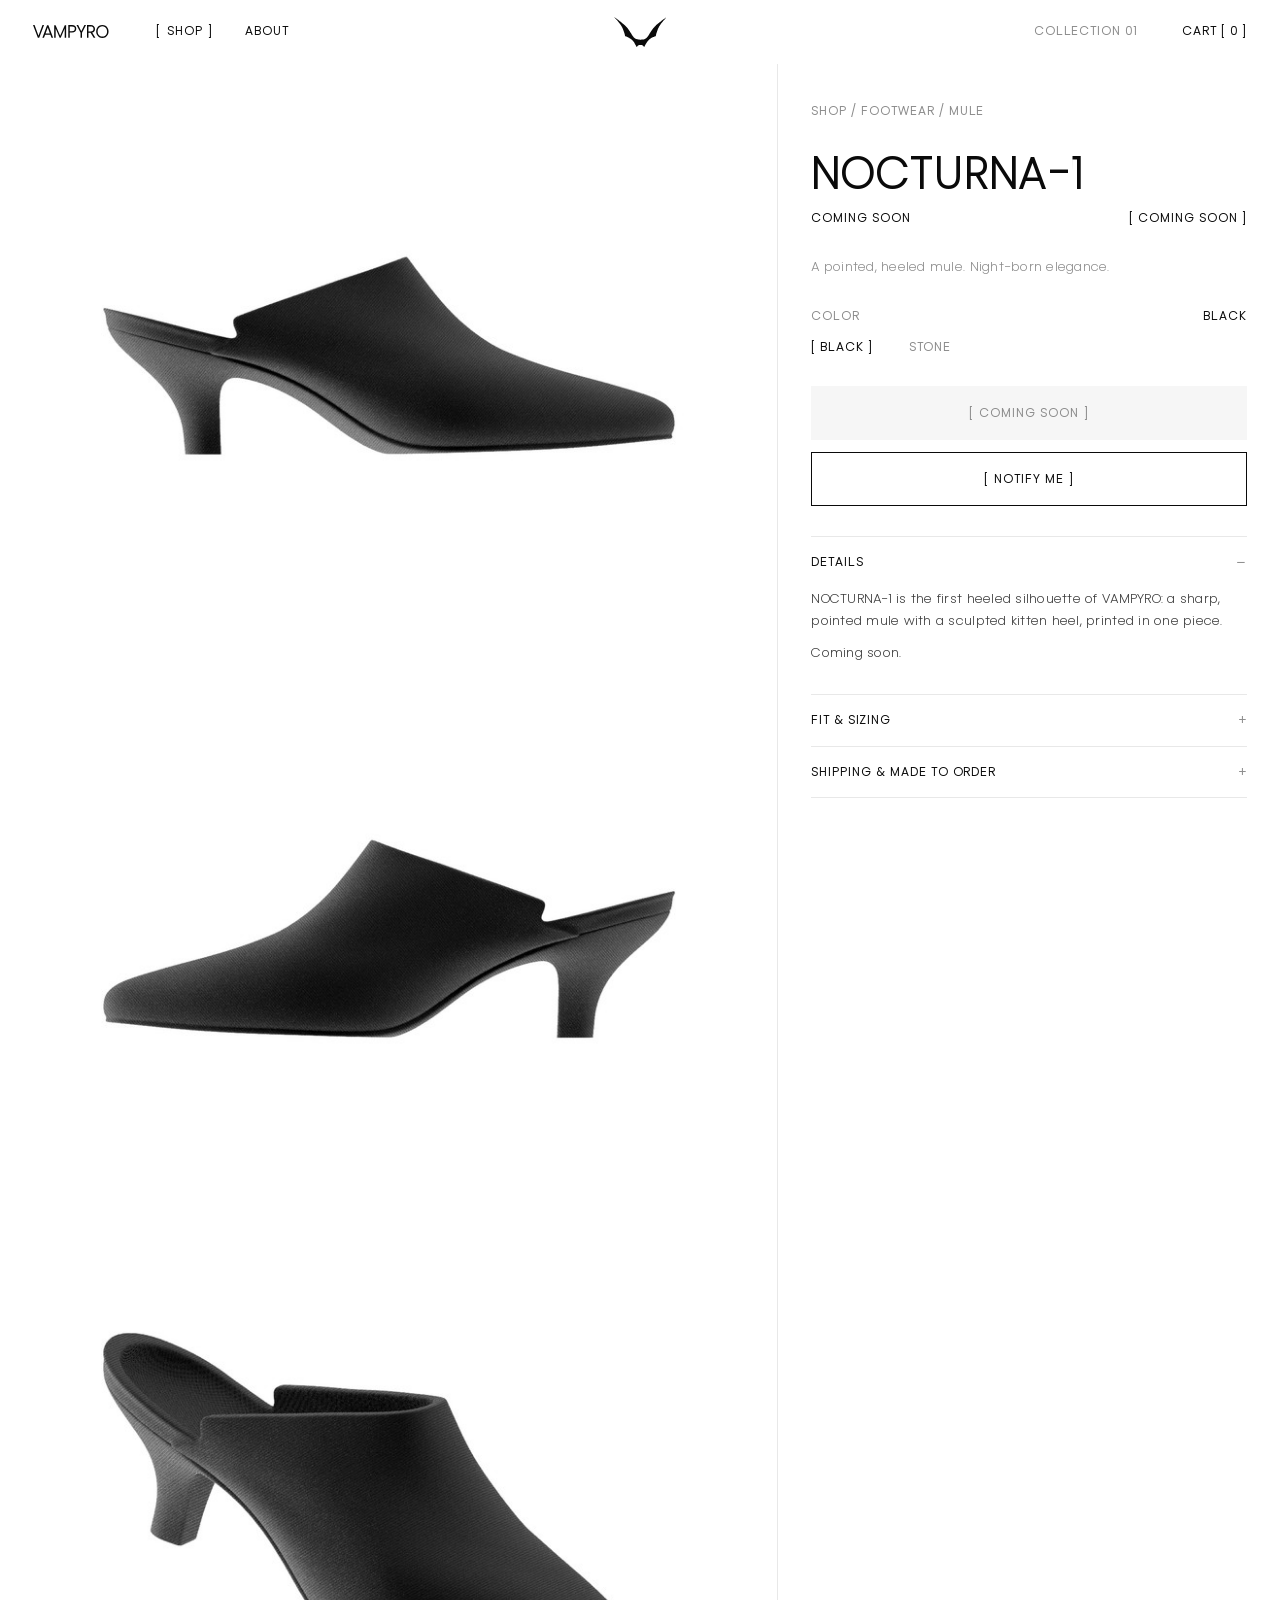
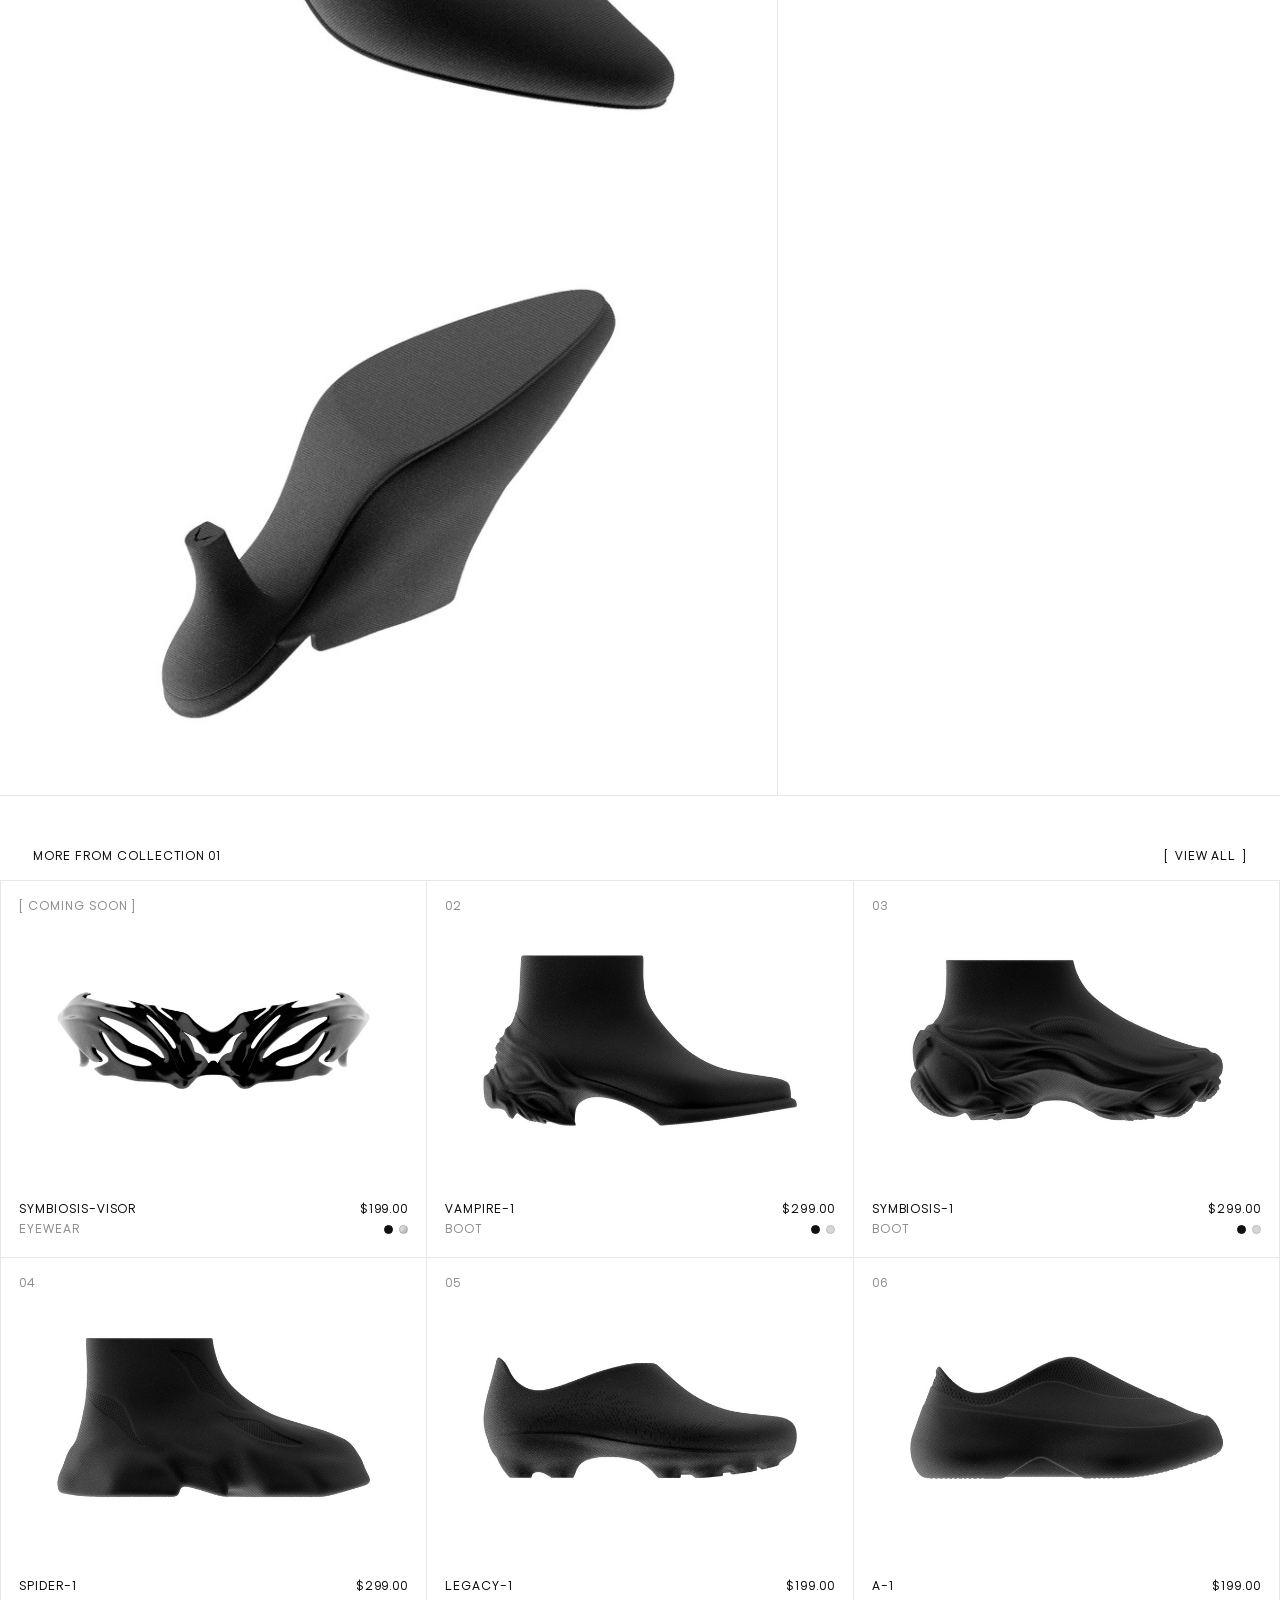
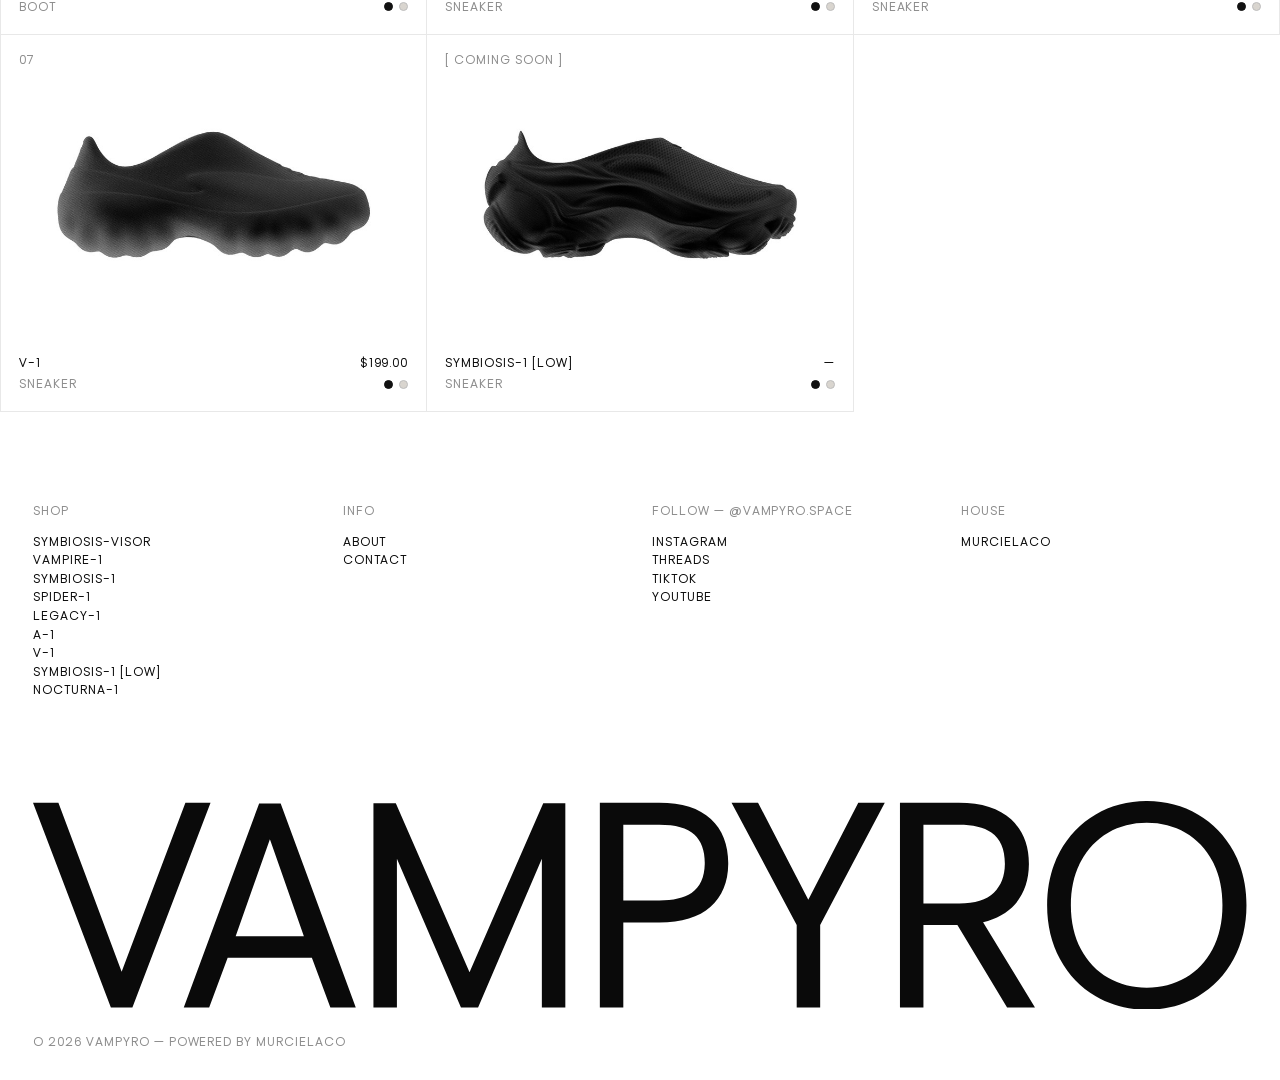
<file: nocturna-1/index.html>
<!doctype html>
<html lang="en">
<head>
<meta charset="utf-8">
<meta name="viewport" content="width=device-width, initial-scale=1, viewport-fit=cover">
<title>VAMPYRO</title>
<meta name="description" content="NOCTURNA-1 by VAMPYRO. A pointed, heeled mule. Night-born elegance. 3D printed on demand. Black or Stone.">
<meta name="theme-color" content="#ffffff">
<link rel="canonical" href="https://vampyro.space/nocturna-1/">
<meta property="og:type" content="website">
<meta property="og:site_name" content="VAMPYRO">
<meta property="og:title" content="NOCTURNA-1 — VAMPYRO">
<meta property="og:description" content="NOCTURNA-1 by VAMPYRO. A pointed, heeled mule. Night-born elegance. 3D printed on demand. Black or Stone.">
<meta property="og:url" content="https://vampyro.space/nocturna-1/">
<meta property="og:image" content="https://vampyro.space/assets/og-nocturna-1.jpg">
<meta property="og:image:width" content="1200"><meta property="og:image:height" content="630">
<meta name="twitter:card" content="summary_large_image">
<link rel="icon" href="/assets/favicon-v2.svg?v=4" type="image/svg+xml">
<link rel="icon" href="/assets/favicon-32.png?v=4" sizes="32x32" type="image/png">
<link rel="icon" href="/assets/favicon-gray-192.png?v=5" sizes="192x192" type="image/png">
<link rel="apple-touch-icon" href="/assets/apple-touch-icon.png?v=4">
<link rel="preload" href="/fonts/metal-bat-regular.woff2" as="font" type="font/woff2" crossorigin>
<link rel="stylesheet" href="/assets/style.css?v=13">
</head>
<body>
<a class="skip" href="#main">Skip to content</a>
<header class="hd" id="hd">
  <nav aria-label="Primary"><a class="wm hide-s" href="/" aria-label="VAMPYRO home"><svg xmlns="http://www.w3.org/2000/svg" viewBox="3201.4 5494.6 13262.7 2281.4" fill="currentColor" fill-rule="evenodd"><path d="M4287.8 7751.8l-235.38 0 -850.99 -2239.11 87.52 0 147.86 0 42.25 0 691.05 1846.82 697.08 -1846.82 42.25 0 144.84 0 87.52 0 -854 2239.11zm796.71 0l-147.87 0 -87.51 0 823.82 -2230.83 235.38 0 820.81 2230.83 -87.51 0 -147.87 0 -42.25 0 -202.18 -543.18 -920.39 0 -202.18 543.18 -42.25 0zm331.94 -778.56l745.37 0 -371.18 -1061.86 -374.19 1061.86zm3603.1 -1455.28l0 2233.84 -60.36 0 -135.79 0 -60.36 0 0 -1626.17 -697.08 1626.17 -39.23 0 -108.63 0 -39.23 0 -700.1 -1626.17 0 1626.17 -60.36 0 -135.79 0 -60.35 0 0 -2233.84 60.35 0 144.85 0 39.23 0 805.71 1847.58 805.72 -1847.58 39.23 0 141.83 0 60.36 0zm1026 1304.4l-392.29 0 0 929.44 -60.36 0 -135.79 0 -60.35 0 0 -2239.11 648.79 0c249.47,0 437.57,59.35 564.31,178.04 126.74,118.7 190.11,279.64 190.11,482.83 0,203.19 -64.37,362.12 -193.13,476.79 -128.75,114.68 -315.85,172.01 -561.29,172.01zm497.92 -651.82c0,-136.8 -38.22,-240.4 -114.67,-310.82 -76.45,-70.41 -204.2,-105.61 -383.25,-105.61l-392.29 0 0 826.84 392.29 0c152.9,0 270.59,-27.16 353.07,-81.48 96.57,-66.39 144.85,-176.03 144.85,-328.93zm1677.83 -657.85l289.69 0 -706.13 1336.83 0 902.28 -60.36 0 -135.79 0 -60.35 0 0 -902.28 -712.17 -1336.83 289.69 0 549.22 1062.22 546.2 -1062.22zm1931.31 2239.11l-304.79 0 -543.18 -902.28 -371.17 0 0 902.28 -60.36 0 -135.79 0 -60.35 0 0 -2239.11 642.76 0c251.47,0 442.09,60.86 571.85,182.57 129.76,121.71 194.64,283.16 194.64,484.34 0,177.03 -50.3,324.9 -150.89,443.59 -86.5,96.57 -203.19,161.95 -350.05,196.15l567.33 932.46zm-1219.14 -1997.69l0 860.03 392.29 0c171.01,0 296.74,-39.23 377.21,-117.69 80.47,-78.46 120.71,-184.08 120.71,-316.85 0,-158.93 -49.29,-272.6 -147.87,-341 -82.48,-56.33 -201.17,-84.49 -356.08,-84.49l-386.26 0zm2999.56 1876.99c-166.98,96.56 -353.07,144.84 -558.27,144.84 -205.2,0 -391.29,-48.78 -558.27,-146.35 -166.98,-97.57 -297.24,-233.37 -390.79,-407.39 -93.55,-174.02 -140.32,-370.17 -140.32,-588.44 0,-218.28 46.77,-413.93 140.32,-586.94 93.55,-173.01 223.81,-308.31 390.79,-405.88 166.98,-97.57 353.07,-146.35 558.27,-146.35 205.2,0 391.29,48.78 558.27,146.35 166.98,97.57 297.24,232.87 390.79,405.88 93.54,173.01 140.32,368.66 140.32,586.94 0,218.27 -46.78,414.42 -140.32,588.44 -93.55,174.02 -223.81,310.32 -390.79,408.9zm-980.74 -205.2c124.73,72.42 265.55,108.63 422.47,108.63 156.92,0 297.74,-36.21 422.47,-108.63 124.73,-72.43 223.31,-176.54 295.74,-312.33 72.42,-135.8 108.63,-295.74 108.63,-479.81 0,-184.08 -36.21,-344.02 -108.63,-479.81 -72.43,-135.8 -171.01,-239.91 -295.74,-312.33 -124.73,-72.43 -265.55,-108.64 -422.47,-108.64 -156.92,0 -297.74,36.21 -422.47,108.64 -124.73,72.42 -223.81,176.53 -297.24,312.33 -73.43,135.79 -110.15,295.73 -110.15,479.81 0,184.07 36.72,344.01 110.15,479.81 73.43,135.79 172.51,239.9 297.24,312.33z"></path></svg></a><a href="/#shop" class="nl on" data-nav="shop">Shop</a><a href="/#about" class="nl hide-s" data-nav="about">About</a></nav>
  <a class="mark" href="/" aria-label="VAMPYRO"><svg aria-hidden="true" xmlns="http://www.w3.org/2000/svg" viewBox="-55825.4 -5492.8 31826.8 18062.3" fill="currentColor" fill-rule="evenodd"><path d="M-49176.5 6047.71c29.41,0 62.7,10.52 89.28,14.89 195.66,32.42 396.61,94.07 583.42,156.34 53.22,17.72 103.3,34.83 154.93,53.41 428.73,154.13 756.37,314.04 1169.29,518.5l274.36 147.55c24.49,12.12 41.72,24.61 66.08,38.15 25.11,13.97 46.58,26.52 69.59,39.75 44.98,25.9 86.51,49.4 132.17,76.23 261.62,153.82 525.45,316.2 770.96,494.88l246.36 175.6c82.08,61.65 395.32,301.56 469.03,374.84l166.69 151.05c93.64,82.45 179.35,175.17 268.26,263.04 19.88,19.69 29.54,35.13 49.41,54.76 9.97,9.84 16.43,16.06 26.21,25.9 44.3,44.79 81.16,95.93 124.84,140.84l145.89 171.85c150.13,168.41 274.05,358.59 409.91,538.2 105.21,139.18 201.13,296.57 295.64,443.99l625.14 1062.67c40.11,66.02 72.17,138.87 112.6,205.2l110.38 202.12c91.49,185.45 201.63,364.25 295.09,548.78 82.82,163.42 177.88,320.19 262.36,482.57 6.09,11.81 10.15,21.66 17.29,34.82l36.92 67.19c9.41,15.51 14.21,19.63 18.64,38.71l10.4 0c7.38,-27.57 357.05,-454.27 425.84,-522.26 569.51,-562.19 893.9,-717.49 1709.96,-717.49l255.22 0c907.98,0 1273.16,232.21 1855.65,884.35 20.74,23.82 273.37,330.05 280.14,355.4l10.4 0c7.26,-31.14 71.99,-137.58 90.2,-170.25l56.67 -104.85c13.17,-21.66 24.37,-44.18 37.1,-67.07l201.45 -376.74c6.95,-13.41 11.57,-18.77 19.2,-32.92l222.3 -413.23c13.29,-26.39 23.38,-41.65 36.36,-67.8l112.66 -205.08c6.83,-11.75 10.46,-21.29 17.54,-34.51l246.73 -440.92c134.38,-240.4 327.58,-566.93 476.73,-789.11 14.7,-21.91 26.52,-42.52 40.61,-63.56l366.83 -529.15c8.8,-11.81 14.22,-17.04 23.14,-28.98 90.26,-120.6 186.92,-237.69 281.25,-354.22l220.76 -253.26c75.19,-81.28 270.79,-286.41 343.34,-344.25 21.04,-16.8 34.7,-36.24 56.54,-52.92l340.87 -289.43c41.59,-32.67 77.53,-62.2 119.8,-93.77 41.47,-31.01 77.46,-59.37 118.32,-90.08l818.77 -551.24 533.02 -310.78 349.12 -182.25c48.36,-24.18 90.57,-45.28 138.93,-69.46 25.23,-12.68 44.18,-22.03 69.4,-34.77 26.09,-13.1 50.21,-22.33 74.7,-34.7 46.33,-23.38 93.34,-43.07 142.38,-65.96 146.62,-68.54 297.8,-126.63 448.48,-187.05l310.97 -111c107.68,-35.87 210.92,-65.16 324.51,-97.4 57.65,-16.36 111.98,-28.48 171.91,-41.65 51.56,-11.39 129.64,-33.47 180.15,-33.47 0,-73.04 21.72,-177.39 31.51,-249.75 11.2,-83.13 28.3,-165.08 41.41,-245.13 6.27,-38.46 13.47,-78.94 22.08,-118.57l77.96 -349.18c75.13,-296.69 153.89,-601.5 243.1,-892.47 88.61,-288.94 175.42,-576.1 277.38,-858.21l71.55 -209.75c75.44,-227.85 215.36,-603.36 307.34,-833.48 27.81,-69.58 53.66,-134.13 81.84,-204.64 80.23,-200.59 168.65,-397.6 253.8,-595.36l133.89 -293.18c7.69,-15.32 14.58,-28.18 22.64,-45.1 9.05,-18.71 13.11,-31.81 22.52,-50.46 75.87,-150.56 206.56,-435.38 286.05,-568.22l49.16 -91.49c111.99,-215.29 236.7,-425.47 361.61,-633.32 106.38,-177.02 217.69,-350.41 332.19,-522.13l231.29 -336.51c10.65,-16.12 18.28,-25.78 28.12,-39.62l90.76 -127.98c135.24,-186.99 338.96,-470.02 486.26,-649.32l250.55 -317.24c42.08,-53.1 84.29,-102.08 126.38,-154.93l419.07 -502.94c13.54,-17.47 22.03,-23.5 34.21,-38.7 12.49,-15.63 21.6,-24.12 33.53,-39.44 13.11,-16.92 21.72,-24.3 33.41,-39.5 19.94,-25.91 43.38,-48.43 64.73,-75.93l264.7 -303.09c73.77,-73.71 224.7,-261.99 302.29,-338.47 15.38,-15.2 19.32,-24.37 33.66,-39.26l544.41 -596.34c70.94,-70.14 132.41,-148.16 203.23,-218.73 94.57,-94.39 178.86,-200.28 273.49,-294.36 13.05,-12.98 24.18,-23.07 36.49,-36.36 13.78,-14.89 18.27,-23.87 33.78,-39.19 12.61,-12.43 21.35,-21.36 33.96,-33.78l309.86 -330.85c60.18,-59.8 113.71,-125.39 174.56,-184.83 14.71,-14.4 29.41,-22.7 22.09,-40.42 -14.34,-5.97 -18.46,0.49 -34.27,12.43l-369.97 260.51c-48.18,31.75 -90.82,66.2 -137.52,96.91 -90.94,59.8 -178.62,127.36 -268.76,189.57 -150.87,104.17 -392.06,270.91 -540.1,381.97l-67.32 47.32c-205.56,140.16 -404.79,290.41 -608.39,433.41l-1202.59 875.86c-88.23,66.21 -173.94,129.09 -262.67,195.66l-1046.24 803.02 -1292.47 1072.51c-12.68,11.88 -18.52,13.42 -31.38,25.91 -21.42,20.79 -38.34,34.08 -59.75,54.88l-60.85 53.71c-15.32,11.82 -17.29,13.97 -30.33,27.02 -13.54,13.59 -20.56,16.12 -33.97,28.55l-507.31 471.98c-59.8,47.69 -113.33,117.65 -174.8,169.02 -53.78,44.92 -234.61,232.22 -286.79,291.41 -44.42,50.45 -98.75,92.91 -143.17,143.36l-111.93 122.44c-19.75,20.55 -38.33,36.49 -57.46,57.16l-408.86 455.87c-121.65,130.81 -228.95,274.24 -346.54,408.8 -36.73,42.02 -67.43,82.51 -103.73,125.46l-886.39 1186.83c-17.23,23.14 -30.27,43.62 -46.58,68.05 -16.06,23.94 -30.64,43.13 -46.94,67.62 -32.18,48.3 -63.38,92.48 -94.82,139.61l-318.72 488.66c-127.86,199.24 -256.88,397.97 -377.67,601.7 -8.61,14.52 -14.7,25.41 -23.5,39.01l-261.68 425.96c-144.35,240.15 -296.39,474.82 -442.7,713.68l-294.79 455.31c-8,12.06 -13.41,22.83 -21.72,35.63 -8.98,13.72 -14.83,19.38 -24.12,33.16 -9.29,13.6 -15.44,23.32 -24.98,37.6l-580.28 800.06c-67.81,86.88 -138.26,168.53 -209.94,253.74 -10.27,12.25 -17.04,16.25 -27.5,29.78 -11.45,14.77 -13.97,17.66 -26.89,30.4 -39.01,38.15 -71,81.4 -109.46,119.8l-85.89 85.95c-44.86,50.95 -95.19,95.06 -143.18,143.3l-93.83 83.25c-70.52,65.53 -146.57,125.58 -223.11,183.3l-133.52 95.67c-47.93,31.81 -92.17,61.72 -142.56,91.87 -108.17,64.79 -218.55,127.92 -335.58,180.09 -13.35,5.97 -22.95,12.06 -38.7,18.58 -272.51,112.54 -479.19,195.54 -778.77,257.87l-293.62 55.38c-92.54,15.26 -209.2,36.05 -301,42.82 -109.27,8 -210.92,25.48 -317.49,26.34 -27.19,0.18 -28.67,4.12 -51.99,5.29 -23.57,1.17 -36.55,-0.49 -59.5,3.01 -66.82,10.09 -153.02,-0.49 -219.6,9.6 -34.27,5.17 -74.82,3.02 -111.61,3.02 -45.41,-0.07 -74.76,5.47 -114.44,5.29 -159.3,-0.62 -301.62,5.1 -458.58,5.1l-458.45 -5.1c-37.78,0.18 -52.06,-5.6 -88.36,-5.42 -31.32,0.13 -62.63,0 -93.95,0.19 -37.78,0.18 -52.06,-5.6 -88.36,-5.42 -116.47,0.56 -240.45,-11.87 -349.42,-20.42l-259.84 -21.48c-184.83,-13.66 -545.39,-84.78 -711.89,-126.81 -265.93,-67.13 -570.68,-171.17 -813.04,-301.68 -270.12,-145.45 -456.92,-272.82 -690.91,-470.75l-124.85 -109.59c-16.85,-16.98 -29.96,-30.02 -46.7,-47.01 -31.87,-32.24 -66.51,-56.3 -94.75,-92.84 -31.69,-41.04 -82.2,-77.78 -116.04,-118.32 -9.6,-11.51 -9.85,-14.34 -20.99,-25.91l-132.96 -148.34c-99.37,-106.94 -203.91,-241.38 -291.83,-359.27 -14.65,-19.57 -26.71,-33.66 -40.98,-52.79l-235.78 -321.62c-27.01,-38.94 -49.28,-73.65 -76.79,-110.75 -13.97,-18.76 -24.24,-35.25 -38.7,-55.07l-148.28 -221.56c-45.72,-76.73 -98.64,-151.36 -148.78,-226.24 -113.34,-169.39 -215.6,-346.78 -326.04,-517.89 -122.2,-189.27 -238.06,-384.13 -356.26,-576.22 -48.3,-78.58 -92.41,-150.81 -140.59,-229.2l-285.19 -459.74c-80.66,-136.41 -168.96,-268.09 -255.71,-400.62 -13.79,-21.04 -22.4,-36.36 -36.43,-57.34l-297.92 -447.01c-202.8,-292.63 -411.57,-579.91 -625.01,-864.79 -186.13,-248.58 -382.34,-487.87 -582.07,-725.49l-390.28 -448.36c-59.8,-64.3 -117.09,-133.15 -179.78,-195.24l-88.61 -93.77c-18.15,-17.96 -26.02,-31.56 -44.17,-49.53l-463.69 -474.02c-33.16,-33.1 -63.37,-58.14 -96.35,-91.12l-871.25 -806.15c-10.52,-8.06 -12,-10.09 -22.15,-19.51l-531.61 -452.91c-185.94,-156.47 -377.05,-307.65 -566.93,-459.26l-625.14 -489.64c-18.95,-14.28 -34.14,-25.42 -52.97,-40.8 -152.59,-124.59 -321.49,-245.31 -479.81,-364.07 -73.34,-54.94 -142,-105.15 -215.1,-159.97 -105.77,-79.37 -210.92,-162.68 -320.26,-237.07l-539.3 -393.17c-36.06,-26.95 -70.88,-50.46 -105.59,-76.73l-163.6 -117.7c-127.98,-88.36 -250.61,-184.28 -379.2,-271.9 -147.24,-100.42 -288.27,-209.08 -435.51,-309.43l-655.9 -464.05c-36.11,-27.01 -71.06,-48.18 -107.12,-75.19 -159.79,-119.67 -382.77,-267.65 -550.68,-386.96 -12.49,-8.86 -43.38,-40.42 -52.86,-22.76 -8.3,15.38 24.31,38.58 35.88,50.08 33.16,33.17 58.14,63.38 91.18,96.42l179.73 190.06c18.21,17.97 26.02,31.63 44.18,49.59l292.01 312.26c7.75,9.23 14.58,15.14 23.2,23.69 77.52,77.04 146.87,162.75 224.03,239.6 8.67,8.67 15.44,14.52 23.38,23.5l515.79 562.44c17.91,17.72 25.6,31.38 44.24,49.59 18.71,18.34 26.95,32.18 44.18,49.59 8.74,8.8 15.2,14.22 23.63,23.26l698.48 791.32c8.06,10.03 14.27,14.53 22.33,24.49l83.93 98.45c11.01,11.63 11.44,14.34 21.04,25.84l150.87 177.33c31.19,33.59 55.37,67.37 85.89,101.64l169.64 205.39c151.48,179.23 359.02,438.08 496.97,622.98 53.96,72.3 105.21,138.62 159.24,210.61 27.99,37.29 52.42,69.84 80.41,107.13l426.4 599.78c14.58,20.06 23.69,36.79 37.9,55.93 66.82,89.96 124.72,188.71 186.19,282.6 13.84,21.23 23.93,34.83 36.92,56.86 12.3,20.73 22.33,33.16 34.58,53.96l315.09 523.55c24.24,40.11 43.5,79.62 67.74,119.79 12,19.94 22.33,39.14 33.9,59.87 6.65,11.88 9.17,19.08 15.69,31.2l83.44 150.99c40.67,80.05 80.41,167.11 126.25,243.65 64.98,108.48 154.38,319.09 215.72,440.55l204.96 446.27c42.27,88.05 130.31,303.22 167.17,395.39 79.62,199.23 162.13,396.86 234.12,599.35l50.14 137.33c62.76,157.52 108.73,326.11 171.92,484.48 36.05,90.39 64.54,185.94 95.74,279.35 69.77,209.38 143.05,422.82 202.24,636.33l106.08 357.61c28.24,99.24 55.56,195.35 80.35,294.66 75.93,303.77 152.72,604.52 200.96,919 9.23,60.11 43.87,271.03 43.87,331.21z"></path></svg></a>
  <nav class="r" aria-label="Secondary"><span class="muted hide-s">Collection 01</span><button type="button" class="cartbtn" id="openCart">Cart <span class="cb">[ <b id="cc">0</b> ]</span></button></nav>
</header>
<main id="main">
<section class="pdp">
  <div class="gwrap"><div class="gal" id="gal"><figure><img data-view="side" src="/assets/img/nocturna-1-black-side-1600.jpg" srcset="/assets/img/nocturna-1-black-side-800.jpg 800w, /assets/img/nocturna-1-black-side-1600.jpg 1600w" sizes="(max-width:900px) 100vw, 60vw" alt="NOCTURNA-1 — side view" loading="eager" width="1600" height="1200"></figure><figure><img data-view="side2" src="/assets/img/nocturna-1-black-side2-1600.jpg" srcset="/assets/img/nocturna-1-black-side2-800.jpg 800w, /assets/img/nocturna-1-black-side2-1600.jpg 1600w" sizes="(max-width:900px) 100vw, 60vw" alt="NOCTURNA-1 — side view" loading="lazy" width="1600" height="1200"></figure><figure><img data-view="three-quarter" src="/assets/img/nocturna-1-black-three-quarter-1600.jpg" srcset="/assets/img/nocturna-1-black-three-quarter-800.jpg 800w, /assets/img/nocturna-1-black-three-quarter-1600.jpg 1600w" sizes="(max-width:900px) 100vw, 60vw" alt="NOCTURNA-1 — three quarter view" loading="lazy" width="1600" height="1200"></figure><figure><img data-view="sole" src="/assets/img/nocturna-1-black-sole-1600.jpg" srcset="/assets/img/nocturna-1-black-sole-800.jpg 800w, /assets/img/nocturna-1-black-sole-1600.jpg 1600w" sizes="(max-width:900px) 100vw, 60vw" alt="NOCTURNA-1 — sole view" loading="lazy" width="1600" height="1200"></figure></div><div class="dots" id="dots"><i class="on"></i><i></i><i></i><i></i></div></div>
  <aside class="panel"><div class="in">
      <div class="crumbs"><a href="/#shop">Shop</a> / <a href="/#footwear">Footwear</a> / Mule</div>
      <div class="ttl"><h1>NOCTURNA-1</h1><div class="sub"><span class="p">Coming soon</span><span>[ Coming soon ]</span></div></div>
      <p style="margin:0;color:var(--mute);text-transform:none;letter-spacing:.02em;font-size:13px;font-weight:300">A pointed, heeled mule. Night-born elegance.</p>
      <div class="opt">
        <div class="lab"><span>Color</span><b id="colorLabel">Black</b></div>
        <div class="colors"><button type="button" class="choice" data-color="black" aria-pressed="true">Black</button><button type="button" class="choice" data-color="stone" aria-pressed="false">Stone</button></div>
      </div>
      <div class="buy">
        <button class="cta" type="button" disabled><span class="br">Coming soon</span></button>
        <a class="cta ghost" href="mailto:contact@murcielaco.com?subject=NOCTURNA-1%20%E2%80%94%20Notify%20me"><span class="br">Notify me</span></a>
      </div>
      <div class="acc">
        <details open><summary>Details</summary><div class="body"><p>NOCTURNA-1 is the first heeled silhouette of VAMPYRO: a sharp, pointed mule with a sculpted kitten heel, printed in one piece.</p><p>Coming soon.</p></div></details>
        <details><summary>Fit &amp; sizing</summary><div class="body"><p>Pick your usual size in US Men, US Women, UK or EU &mdash; every size is available.</p></div></details>
        <details><summary>Shipping &amp; made to order</summary><div class="body"><p>Each pair is 3D printed when you order it, from a breathable, recyclable foam. No glue, no stitching.</p><p>Estimated delivery 7&ndash;10 days. </p></div></details>
      </div>
  </div></aside>
</section>
<section class="more">
  <div class="sh"><h2>More from Collection 01</h2><a href="/#shop" class="br">View all</a></div>
  <div class="grid"><a class="card rv" href="/symbiosis-visor/" data-cat="Accessories">
  <div class="ph">
    <img src="/assets/img/symbiosis-visor-black-front-800.jpg" srcset="/assets/img/symbiosis-visor-black-front-800.jpg 800w, /assets/img/symbiosis-visor-black-front-1600.jpg 1600w" sizes="(max-width:640px) 50vw, 50vw" alt="SYMBIOSIS-VISOR in black" loading="eager" width="800" height="600">
    <img class="alt" src="/assets/img/symbiosis-visor-silver-front-800.jpg" srcset="/assets/img/symbiosis-visor-silver-front-800.jpg 800w, /assets/img/symbiosis-visor-silver-front-1600.jpg 1600w" sizes="50vw" alt="" loading="lazy" width="800" height="600">
    <span class="tag">[ Coming soon ]</span>
  </div>
  <div class="row"><span>SYMBIOSIS-VISOR</span><span>$199.00</span></div>
  <div class="row"><span>Eyewear</span><span class="sw" aria-label="Black, Silver"><i class="black"></i><i class="silver"></i></span></div>
</a><a class="card rv" href="/vampire-1/" data-cat="Footwear">
  <div class="ph">
    <img src="/assets/img/vampire-1-black-side-800.jpg" srcset="/assets/img/vampire-1-black-side-800.jpg 800w, /assets/img/vampire-1-black-side-1600.jpg 1600w" sizes="(max-width:640px) 50vw, 50vw" alt="VAMPIRE-1 in black" loading="eager" width="800" height="600">
    <img class="alt" src="/assets/img/vampire-1-stone-side-800.jpg" srcset="/assets/img/vampire-1-stone-side-800.jpg 800w, /assets/img/vampire-1-stone-side-1600.jpg 1600w" sizes="50vw" alt="" loading="lazy" width="800" height="600">
    <span class="tag">02</span>
  </div>
  <div class="row"><span>VAMPIRE-1</span><span>$299.00</span></div>
  <div class="row"><span>Boot</span><span class="sw" aria-label="Black, Stone"><i class="black"></i><i class="stone"></i></span></div>
</a><a class="card rv" href="/symbiosis-1/" data-cat="Footwear">
  <div class="ph">
    <img src="/assets/img/symbiosis-1-black-side-800.jpg" srcset="/assets/img/symbiosis-1-black-side-800.jpg 800w, /assets/img/symbiosis-1-black-side-1600.jpg 1600w" sizes="(max-width:640px) 50vw, 50vw" alt="SYMBIOSIS-1 in black" loading="lazy" width="800" height="600">
    <img class="alt" src="/assets/img/symbiosis-1-stone-side-800.jpg" srcset="/assets/img/symbiosis-1-stone-side-800.jpg 800w, /assets/img/symbiosis-1-stone-side-1600.jpg 1600w" sizes="50vw" alt="" loading="lazy" width="800" height="600">
    <span class="tag">03</span>
  </div>
  <div class="row"><span>SYMBIOSIS-1</span><span>$299.00</span></div>
  <div class="row"><span>Boot</span><span class="sw" aria-label="Black, Stone"><i class="black"></i><i class="stone"></i></span></div>
</a><a class="card rv" href="/spider-1/" data-cat="Footwear">
  <div class="ph">
    <img src="/assets/img/spider-1-black-side-800.jpg" srcset="/assets/img/spider-1-black-side-800.jpg 800w, /assets/img/spider-1-black-side-1600.jpg 1600w" sizes="(max-width:640px) 50vw, 50vw" alt="SPIDER-1 in black" loading="lazy" width="800" height="600">
    <img class="alt" src="/assets/img/spider-1-stone-side-800.jpg" srcset="/assets/img/spider-1-stone-side-800.jpg 800w, /assets/img/spider-1-stone-side-1600.jpg 1600w" sizes="50vw" alt="" loading="lazy" width="800" height="600">
    <span class="tag">04</span>
  </div>
  <div class="row"><span>SPIDER-1</span><span>$299.00</span></div>
  <div class="row"><span>Boot</span><span class="sw" aria-label="Black, Stone"><i class="black"></i><i class="stone"></i></span></div>
</a><a class="card rv" href="/legacy-1/" data-cat="Footwear">
  <div class="ph">
    <img src="/assets/img/legacy-1-black-side-800.jpg" srcset="/assets/img/legacy-1-black-side-800.jpg 800w, /assets/img/legacy-1-black-side-1600.jpg 1600w" sizes="(max-width:640px) 50vw, 50vw" alt="LEGACY-1 in black" loading="lazy" width="800" height="600">
    <img class="alt" src="/assets/img/legacy-1-stone-side-800.jpg" srcset="/assets/img/legacy-1-stone-side-800.jpg 800w, /assets/img/legacy-1-stone-side-1600.jpg 1600w" sizes="50vw" alt="" loading="lazy" width="800" height="600">
    <span class="tag">05</span>
  </div>
  <div class="row"><span>LEGACY-1</span><span>$199.00</span></div>
  <div class="row"><span>Sneaker</span><span class="sw" aria-label="Black, Stone"><i class="black"></i><i class="stone"></i></span></div>
</a><a class="card rv" href="/a-1/" data-cat="Footwear">
  <div class="ph">
    <img src="/assets/img/a-1-black-side-800.jpg" srcset="/assets/img/a-1-black-side-800.jpg 800w, /assets/img/a-1-black-side-1600.jpg 1600w" sizes="(max-width:640px) 50vw, 50vw" alt="A-1 in black" loading="lazy" width="800" height="600">
    <img class="alt" src="/assets/img/a-1-stone-side-800.jpg" srcset="/assets/img/a-1-stone-side-800.jpg 800w, /assets/img/a-1-stone-side-1600.jpg 1600w" sizes="50vw" alt="" loading="lazy" width="800" height="600">
    <span class="tag">06</span>
  </div>
  <div class="row"><span>A-1</span><span>$199.00</span></div>
  <div class="row"><span>Sneaker</span><span class="sw" aria-label="Black, Stone"><i class="black"></i><i class="stone"></i></span></div>
</a><a class="card rv" href="/v-1/" data-cat="Footwear">
  <div class="ph">
    <img src="/assets/img/v-1-black-side-800.jpg" srcset="/assets/img/v-1-black-side-800.jpg 800w, /assets/img/v-1-black-side-1600.jpg 1600w" sizes="(max-width:640px) 50vw, 50vw" alt="V-1 in black" loading="lazy" width="800" height="600">
    <img class="alt" src="/assets/img/v-1-stone-side-800.jpg" srcset="/assets/img/v-1-stone-side-800.jpg 800w, /assets/img/v-1-stone-side-1600.jpg 1600w" sizes="50vw" alt="" loading="lazy" width="800" height="600">
    <span class="tag">07</span>
  </div>
  <div class="row"><span>V-1</span><span>$199.00</span></div>
  <div class="row"><span>Sneaker</span><span class="sw" aria-label="Black, Stone"><i class="black"></i><i class="stone"></i></span></div>
</a><a class="card rv" href="/symbiosis-1-low/" data-cat="Footwear">
  <div class="ph">
    <img src="/assets/img/symbiosis-1-low-black-side-800.jpg" srcset="/assets/img/symbiosis-1-low-black-side-800.jpg 800w, /assets/img/symbiosis-1-low-black-side-1600.jpg 1600w" sizes="(max-width:640px) 50vw, 50vw" alt="SYMBIOSIS-1 [LOW] in black" loading="lazy" width="800" height="600">
    <img class="alt" src="/assets/img/symbiosis-1-low-stone-side-800.jpg" srcset="/assets/img/symbiosis-1-low-stone-side-800.jpg 800w, /assets/img/symbiosis-1-low-stone-side-1600.jpg 1600w" sizes="50vw" alt="" loading="lazy" width="800" height="600">
    <span class="tag">[ Coming soon ]</span>
  </div>
  <div class="row"><span>SYMBIOSIS-1 [LOW]</span><span>—</span></div>
  <div class="row"><span>Sneaker</span><span class="sw" aria-label="Black, Stone"><i class="black"></i><i class="stone"></i></span></div>
</a></div>
</section>
<script>window.PRODUCT={"slug": "nocturna-1", "name": "NOCTURNA-1", "status": "soon", "variants": {}, "views": ["side", "side2", "three-quarter", "sole"], "checkout": "zellerfeld", "colors": [["black", "Black"], ["stone", "Stone"]], "price": 0.0, "sizes": []};</script>
</main>
<footer class="ft">
  <div><h3>Shop</h3><a href="/symbiosis-visor/">SYMBIOSIS-VISOR</a><a href="/vampire-1/">VAMPIRE-1</a><a href="/symbiosis-1/">SYMBIOSIS-1</a><a href="/spider-1/">SPIDER-1</a><a href="/legacy-1/">LEGACY-1</a><a href="/a-1/">A-1</a><a href="/v-1/">V-1</a><a href="/symbiosis-1-low/">SYMBIOSIS-1 [LOW]</a><a href="/nocturna-1/">NOCTURNA-1</a></div>
  <div><h3>Info</h3><a href="/#about">About</a><a href="mailto:contact@vampyro.space">Contact</a></div>
  <div><h3>Follow &mdash; @vampyro.space</h3><a href="https://www.instagram.com/vampyro.space/" target="_blank" rel="noopener">Instagram</a><a href="https://www.threads.com/@vampyro.space" target="_blank" rel="noopener">Threads</a><a href="https://www.tiktok.com/@vampyro.space" target="_blank" rel="noopener">TikTok</a><a href="https://www.youtube.com/@vampyro-space" target="_blank" rel="noopener">YouTube</a></div>
  <div><h3>House</h3><a href="https://www.murcielaco.com" target="_blank" rel="noopener">MURCIELACO</a></div>
  <div class="big" aria-hidden="true"><svg xmlns="http://www.w3.org/2000/svg" viewBox="3201.4 5494.6 13262.7 2281.4" fill="currentColor" fill-rule="evenodd"><path d="M4287.8 7751.8l-235.38 0 -850.99 -2239.11 87.52 0 147.86 0 42.25 0 691.05 1846.82 697.08 -1846.82 42.25 0 144.84 0 87.52 0 -854 2239.11zm796.71 0l-147.87 0 -87.51 0 823.82 -2230.83 235.38 0 820.81 2230.83 -87.51 0 -147.87 0 -42.25 0 -202.18 -543.18 -920.39 0 -202.18 543.18 -42.25 0zm331.94 -778.56l745.37 0 -371.18 -1061.86 -374.19 1061.86zm3603.1 -1455.28l0 2233.84 -60.36 0 -135.79 0 -60.36 0 0 -1626.17 -697.08 1626.17 -39.23 0 -108.63 0 -39.23 0 -700.1 -1626.17 0 1626.17 -60.36 0 -135.79 0 -60.35 0 0 -2233.84 60.35 0 144.85 0 39.23 0 805.71 1847.58 805.72 -1847.58 39.23 0 141.83 0 60.36 0zm1026 1304.4l-392.29 0 0 929.44 -60.36 0 -135.79 0 -60.35 0 0 -2239.11 648.79 0c249.47,0 437.57,59.35 564.31,178.04 126.74,118.7 190.11,279.64 190.11,482.83 0,203.19 -64.37,362.12 -193.13,476.79 -128.75,114.68 -315.85,172.01 -561.29,172.01zm497.92 -651.82c0,-136.8 -38.22,-240.4 -114.67,-310.82 -76.45,-70.41 -204.2,-105.61 -383.25,-105.61l-392.29 0 0 826.84 392.29 0c152.9,0 270.59,-27.16 353.07,-81.48 96.57,-66.39 144.85,-176.03 144.85,-328.93zm1677.83 -657.85l289.69 0 -706.13 1336.83 0 902.28 -60.36 0 -135.79 0 -60.35 0 0 -902.28 -712.17 -1336.83 289.69 0 549.22 1062.22 546.2 -1062.22zm1931.31 2239.11l-304.79 0 -543.18 -902.28 -371.17 0 0 902.28 -60.36 0 -135.79 0 -60.35 0 0 -2239.11 642.76 0c251.47,0 442.09,60.86 571.85,182.57 129.76,121.71 194.64,283.16 194.64,484.34 0,177.03 -50.3,324.9 -150.89,443.59 -86.5,96.57 -203.19,161.95 -350.05,196.15l567.33 932.46zm-1219.14 -1997.69l0 860.03 392.29 0c171.01,0 296.74,-39.23 377.21,-117.69 80.47,-78.46 120.71,-184.08 120.71,-316.85 0,-158.93 -49.29,-272.6 -147.87,-341 -82.48,-56.33 -201.17,-84.49 -356.08,-84.49l-386.26 0zm2999.56 1876.99c-166.98,96.56 -353.07,144.84 -558.27,144.84 -205.2,0 -391.29,-48.78 -558.27,-146.35 -166.98,-97.57 -297.24,-233.37 -390.79,-407.39 -93.55,-174.02 -140.32,-370.17 -140.32,-588.44 0,-218.28 46.77,-413.93 140.32,-586.94 93.55,-173.01 223.81,-308.31 390.79,-405.88 166.98,-97.57 353.07,-146.35 558.27,-146.35 205.2,0 391.29,48.78 558.27,146.35 166.98,97.57 297.24,232.87 390.79,405.88 93.54,173.01 140.32,368.66 140.32,586.94 0,218.27 -46.78,414.42 -140.32,588.44 -93.55,174.02 -223.81,310.32 -390.79,408.9zm-980.74 -205.2c124.73,72.42 265.55,108.63 422.47,108.63 156.92,0 297.74,-36.21 422.47,-108.63 124.73,-72.43 223.31,-176.54 295.74,-312.33 72.42,-135.8 108.63,-295.74 108.63,-479.81 0,-184.08 -36.21,-344.02 -108.63,-479.81 -72.43,-135.8 -171.01,-239.91 -295.74,-312.33 -124.73,-72.43 -265.55,-108.64 -422.47,-108.64 -156.92,0 -297.74,36.21 -422.47,108.64 -124.73,72.42 -223.81,176.53 -297.24,312.33 -73.43,135.79 -110.15,295.73 -110.15,479.81 0,184.07 36.72,344.01 110.15,479.81 73.43,135.79 172.51,239.9 297.24,312.33z"></path></svg></div>
  <div class="legal"><span>&copy; 2026 VAMPYRO &mdash; Powered by MURCIELACO</span></div>
</footer>
<div class="scrim" id="scrim" hidden></div>
<aside class="drawer" id="drawer" hidden aria-label="Cart"><div class="dh"><span id="dTitle">Cart</span><button type="button" id="closeCart" class="br">Close</button></div><div class="dbody" id="dbody"></div></aside>
<script src="/assets/app.js?v=13" defer></script>
</body>
</html>
</file>
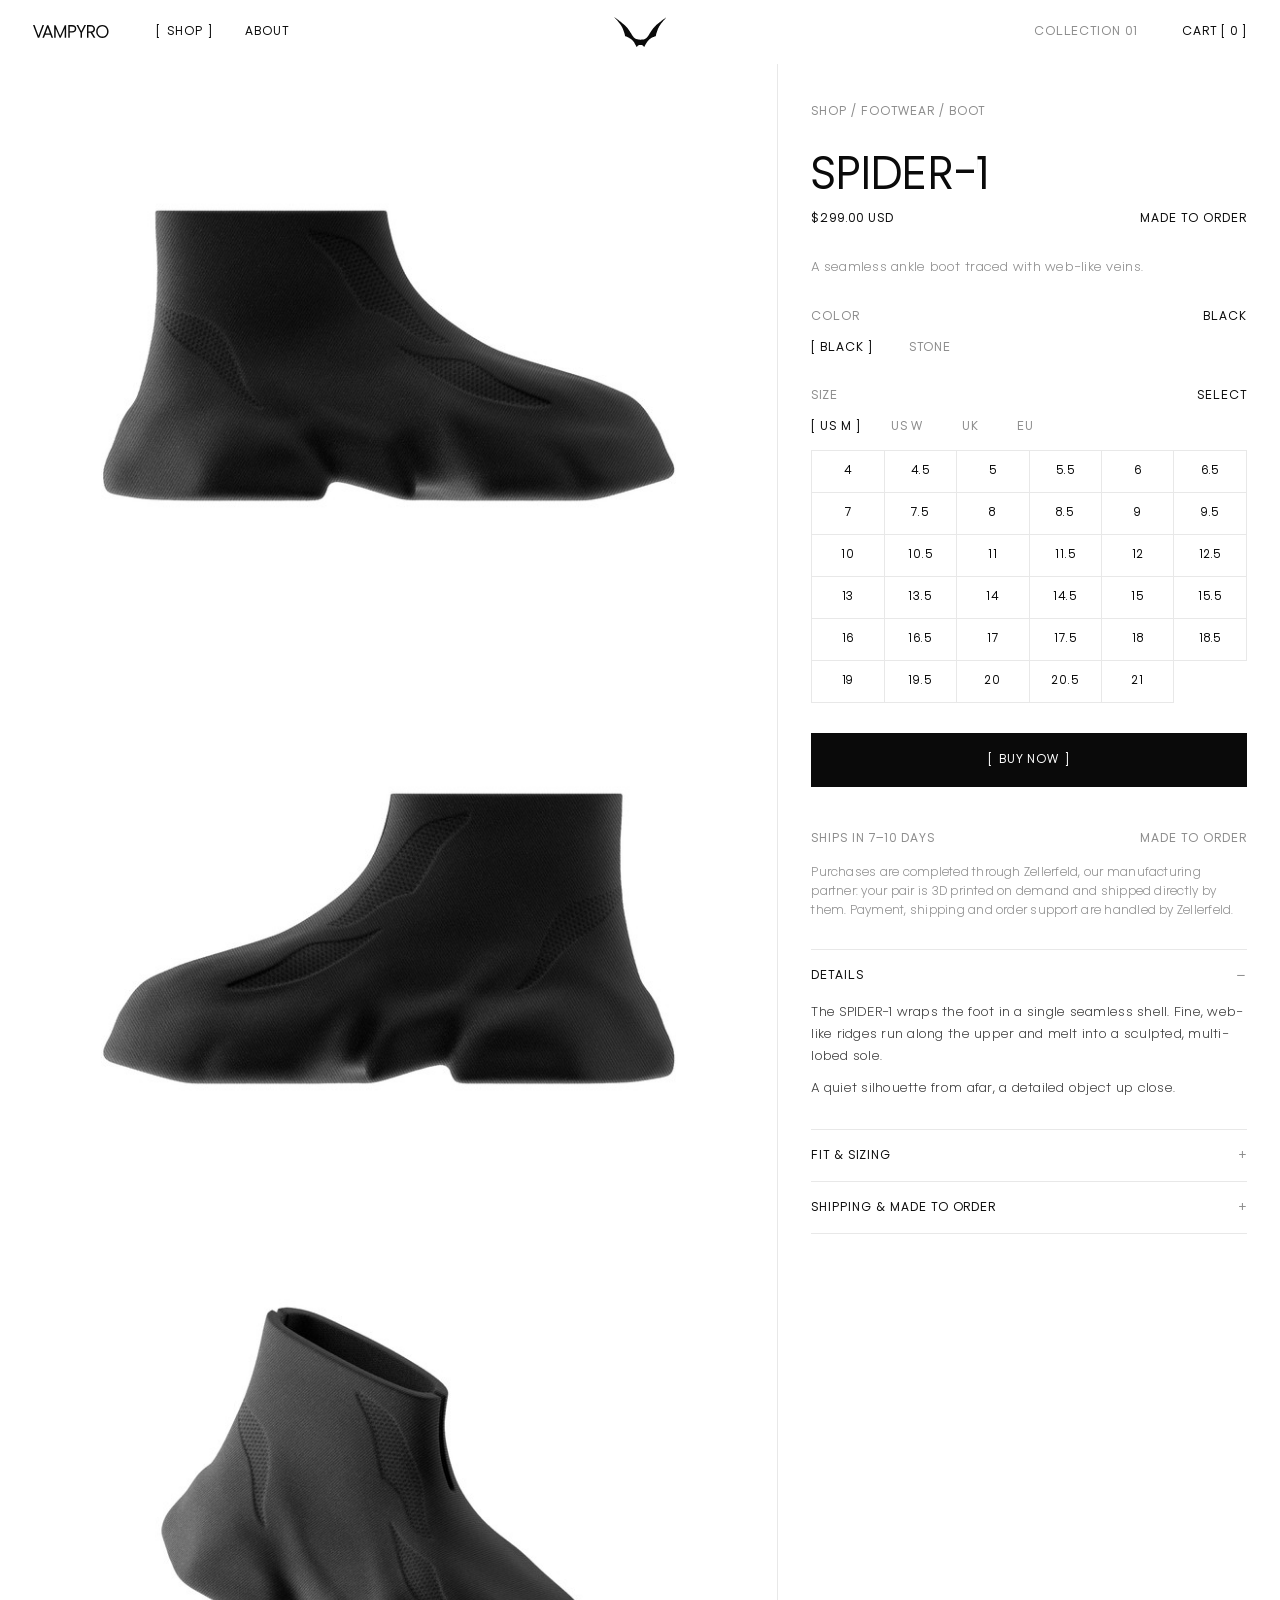
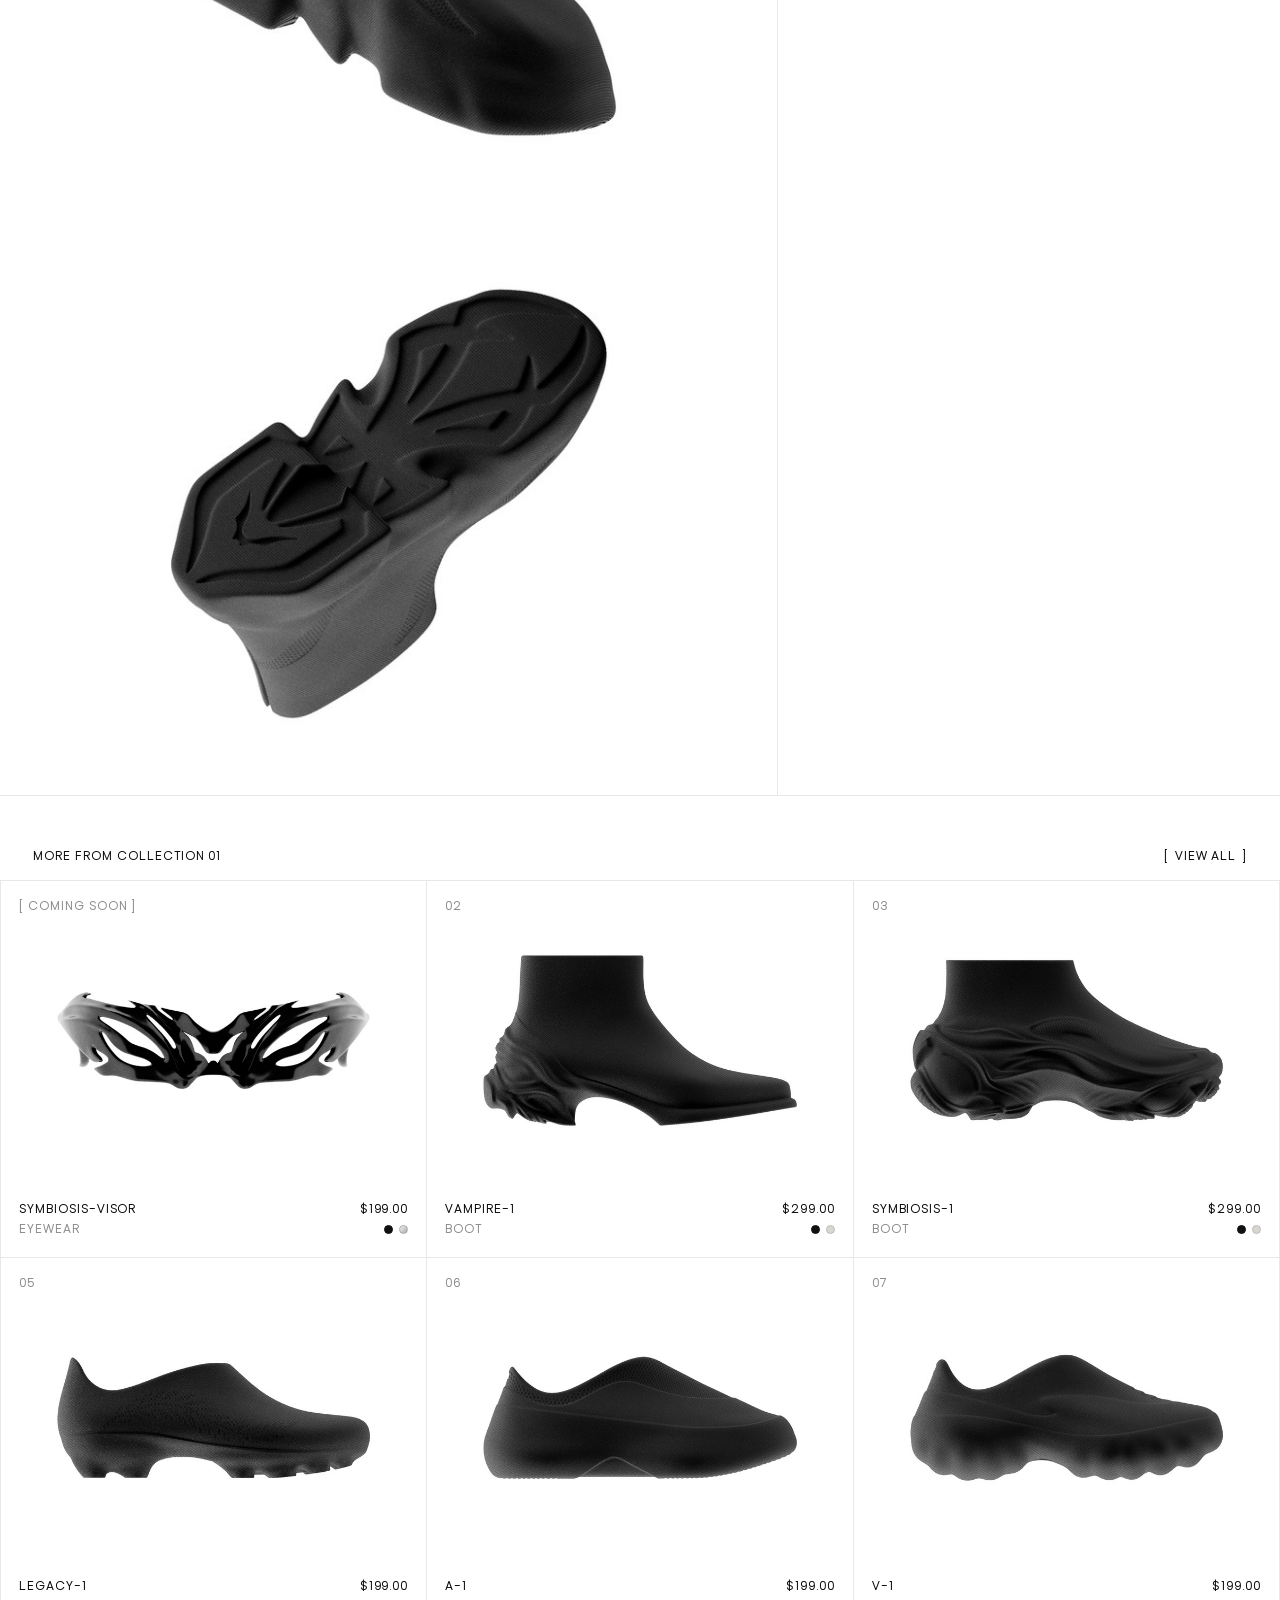
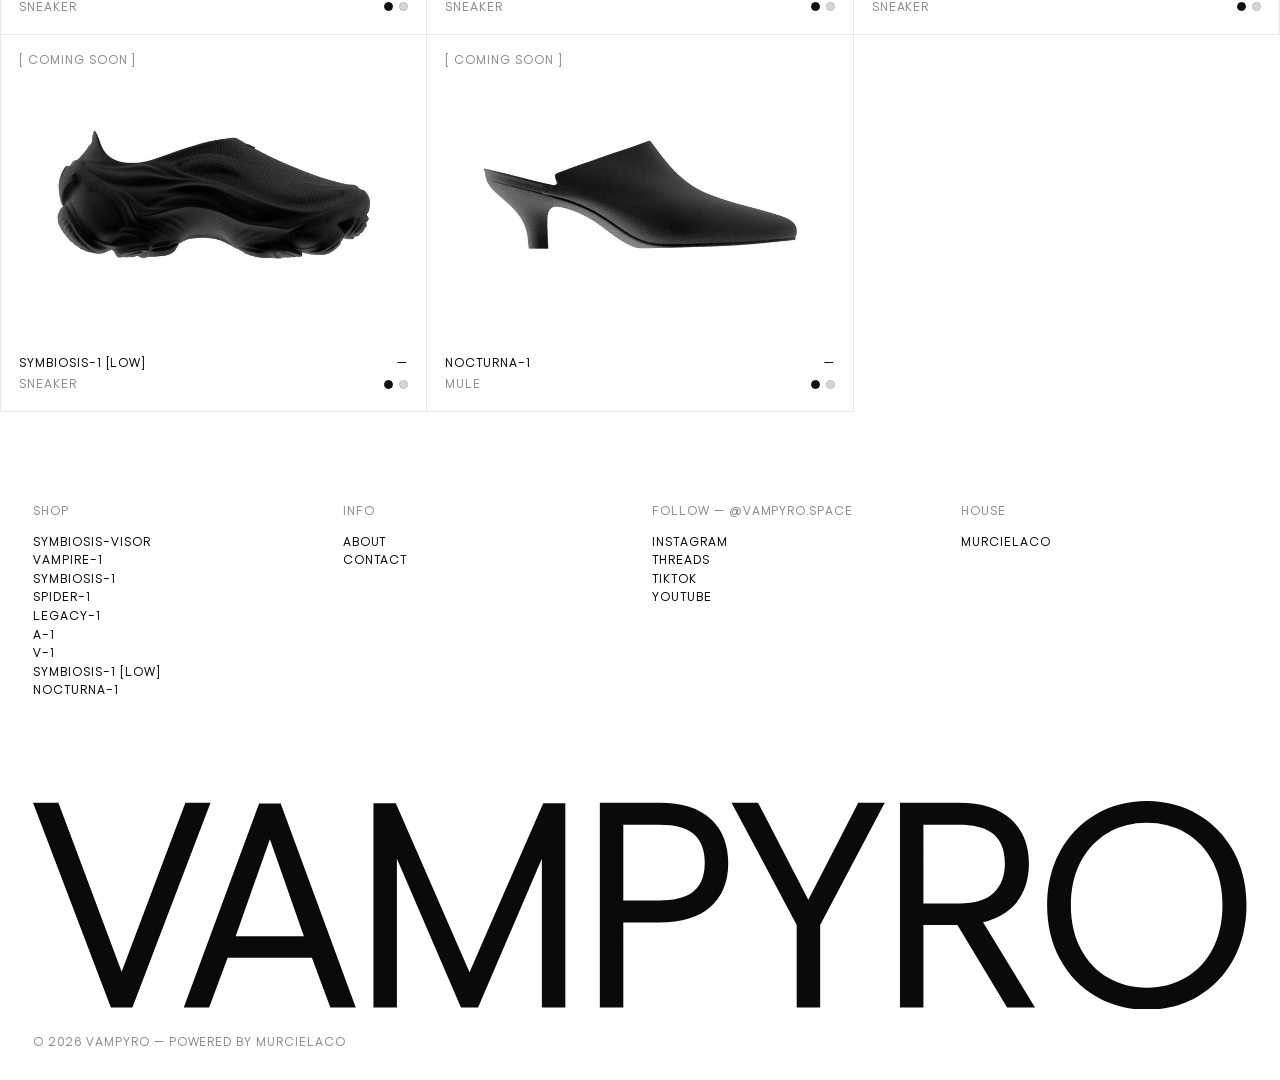
<file: spider-1/index.html>
<!doctype html>
<html lang="en">
<head>
<meta charset="utf-8">
<meta name="viewport" content="width=device-width, initial-scale=1, viewport-fit=cover">
<title>VAMPYRO</title>
<meta name="description" content="SPIDER-1 by VAMPYRO. A seamless ankle boot traced with web-like veins. 3D printed on demand. Black or Stone.">
<meta name="theme-color" content="#ffffff">
<link rel="canonical" href="https://vampyro.space/spider-1/">
<meta property="og:type" content="website">
<meta property="og:site_name" content="VAMPYRO">
<meta property="og:title" content="SPIDER-1 — VAMPYRO">
<meta property="og:description" content="SPIDER-1 by VAMPYRO. A seamless ankle boot traced with web-like veins. 3D printed on demand. Black or Stone.">
<meta property="og:url" content="https://vampyro.space/spider-1/">
<meta property="og:image" content="https://vampyro.space/assets/og-spider-1.jpg">
<meta property="og:image:width" content="1200"><meta property="og:image:height" content="630">
<meta name="twitter:card" content="summary_large_image">
<link rel="icon" href="/assets/favicon-v2.svg?v=4" type="image/svg+xml">
<link rel="icon" href="/assets/favicon-32.png?v=4" sizes="32x32" type="image/png">
<link rel="icon" href="/assets/favicon-gray-192.png?v=5" sizes="192x192" type="image/png">
<link rel="apple-touch-icon" href="/assets/apple-touch-icon.png?v=4">
<link rel="preload" href="/fonts/metal-bat-regular.woff2" as="font" type="font/woff2" crossorigin>
<link rel="stylesheet" href="/assets/style.css?v=13">
</head>
<body>
<a class="skip" href="#main">Skip to content</a>
<header class="hd" id="hd">
  <nav aria-label="Primary"><a class="wm hide-s" href="/" aria-label="VAMPYRO home"><svg xmlns="http://www.w3.org/2000/svg" viewBox="3201.4 5494.6 13262.7 2281.4" fill="currentColor" fill-rule="evenodd"><path d="M4287.8 7751.8l-235.38 0 -850.99 -2239.11 87.52 0 147.86 0 42.25 0 691.05 1846.82 697.08 -1846.82 42.25 0 144.84 0 87.52 0 -854 2239.11zm796.71 0l-147.87 0 -87.51 0 823.82 -2230.83 235.38 0 820.81 2230.83 -87.51 0 -147.87 0 -42.25 0 -202.18 -543.18 -920.39 0 -202.18 543.18 -42.25 0zm331.94 -778.56l745.37 0 -371.18 -1061.86 -374.19 1061.86zm3603.1 -1455.28l0 2233.84 -60.36 0 -135.79 0 -60.36 0 0 -1626.17 -697.08 1626.17 -39.23 0 -108.63 0 -39.23 0 -700.1 -1626.17 0 1626.17 -60.36 0 -135.79 0 -60.35 0 0 -2233.84 60.35 0 144.85 0 39.23 0 805.71 1847.58 805.72 -1847.58 39.23 0 141.83 0 60.36 0zm1026 1304.4l-392.29 0 0 929.44 -60.36 0 -135.79 0 -60.35 0 0 -2239.11 648.79 0c249.47,0 437.57,59.35 564.31,178.04 126.74,118.7 190.11,279.64 190.11,482.83 0,203.19 -64.37,362.12 -193.13,476.79 -128.75,114.68 -315.85,172.01 -561.29,172.01zm497.92 -651.82c0,-136.8 -38.22,-240.4 -114.67,-310.82 -76.45,-70.41 -204.2,-105.61 -383.25,-105.61l-392.29 0 0 826.84 392.29 0c152.9,0 270.59,-27.16 353.07,-81.48 96.57,-66.39 144.85,-176.03 144.85,-328.93zm1677.83 -657.85l289.69 0 -706.13 1336.83 0 902.28 -60.36 0 -135.79 0 -60.35 0 0 -902.28 -712.17 -1336.83 289.69 0 549.22 1062.22 546.2 -1062.22zm1931.31 2239.11l-304.79 0 -543.18 -902.28 -371.17 0 0 902.28 -60.36 0 -135.79 0 -60.35 0 0 -2239.11 642.76 0c251.47,0 442.09,60.86 571.85,182.57 129.76,121.71 194.64,283.16 194.64,484.34 0,177.03 -50.3,324.9 -150.89,443.59 -86.5,96.57 -203.19,161.95 -350.05,196.15l567.33 932.46zm-1219.14 -1997.69l0 860.03 392.29 0c171.01,0 296.74,-39.23 377.21,-117.69 80.47,-78.46 120.71,-184.08 120.71,-316.85 0,-158.93 -49.29,-272.6 -147.87,-341 -82.48,-56.33 -201.17,-84.49 -356.08,-84.49l-386.26 0zm2999.56 1876.99c-166.98,96.56 -353.07,144.84 -558.27,144.84 -205.2,0 -391.29,-48.78 -558.27,-146.35 -166.98,-97.57 -297.24,-233.37 -390.79,-407.39 -93.55,-174.02 -140.32,-370.17 -140.32,-588.44 0,-218.28 46.77,-413.93 140.32,-586.94 93.55,-173.01 223.81,-308.31 390.79,-405.88 166.98,-97.57 353.07,-146.35 558.27,-146.35 205.2,0 391.29,48.78 558.27,146.35 166.98,97.57 297.24,232.87 390.79,405.88 93.54,173.01 140.32,368.66 140.32,586.94 0,218.27 -46.78,414.42 -140.32,588.44 -93.55,174.02 -223.81,310.32 -390.79,408.9zm-980.74 -205.2c124.73,72.42 265.55,108.63 422.47,108.63 156.92,0 297.74,-36.21 422.47,-108.63 124.73,-72.43 223.31,-176.54 295.74,-312.33 72.42,-135.8 108.63,-295.74 108.63,-479.81 0,-184.08 -36.21,-344.02 -108.63,-479.81 -72.43,-135.8 -171.01,-239.91 -295.74,-312.33 -124.73,-72.43 -265.55,-108.64 -422.47,-108.64 -156.92,0 -297.74,36.21 -422.47,108.64 -124.73,72.42 -223.81,176.53 -297.24,312.33 -73.43,135.79 -110.15,295.73 -110.15,479.81 0,184.07 36.72,344.01 110.15,479.81 73.43,135.79 172.51,239.9 297.24,312.33z"></path></svg></a><a href="/#shop" class="nl on" data-nav="shop">Shop</a><a href="/#about" class="nl hide-s" data-nav="about">About</a></nav>
  <a class="mark" href="/" aria-label="VAMPYRO"><svg aria-hidden="true" xmlns="http://www.w3.org/2000/svg" viewBox="-55825.4 -5492.8 31826.8 18062.3" fill="currentColor" fill-rule="evenodd"><path d="M-49176.5 6047.71c29.41,0 62.7,10.52 89.28,14.89 195.66,32.42 396.61,94.07 583.42,156.34 53.22,17.72 103.3,34.83 154.93,53.41 428.73,154.13 756.37,314.04 1169.29,518.5l274.36 147.55c24.49,12.12 41.72,24.61 66.08,38.15 25.11,13.97 46.58,26.52 69.59,39.75 44.98,25.9 86.51,49.4 132.17,76.23 261.62,153.82 525.45,316.2 770.96,494.88l246.36 175.6c82.08,61.65 395.32,301.56 469.03,374.84l166.69 151.05c93.64,82.45 179.35,175.17 268.26,263.04 19.88,19.69 29.54,35.13 49.41,54.76 9.97,9.84 16.43,16.06 26.21,25.9 44.3,44.79 81.16,95.93 124.84,140.84l145.89 171.85c150.13,168.41 274.05,358.59 409.91,538.2 105.21,139.18 201.13,296.57 295.64,443.99l625.14 1062.67c40.11,66.02 72.17,138.87 112.6,205.2l110.38 202.12c91.49,185.45 201.63,364.25 295.09,548.78 82.82,163.42 177.88,320.19 262.36,482.57 6.09,11.81 10.15,21.66 17.29,34.82l36.92 67.19c9.41,15.51 14.21,19.63 18.64,38.71l10.4 0c7.38,-27.57 357.05,-454.27 425.84,-522.26 569.51,-562.19 893.9,-717.49 1709.96,-717.49l255.22 0c907.98,0 1273.16,232.21 1855.65,884.35 20.74,23.82 273.37,330.05 280.14,355.4l10.4 0c7.26,-31.14 71.99,-137.58 90.2,-170.25l56.67 -104.85c13.17,-21.66 24.37,-44.18 37.1,-67.07l201.45 -376.74c6.95,-13.41 11.57,-18.77 19.2,-32.92l222.3 -413.23c13.29,-26.39 23.38,-41.65 36.36,-67.8l112.66 -205.08c6.83,-11.75 10.46,-21.29 17.54,-34.51l246.73 -440.92c134.38,-240.4 327.58,-566.93 476.73,-789.11 14.7,-21.91 26.52,-42.52 40.61,-63.56l366.83 -529.15c8.8,-11.81 14.22,-17.04 23.14,-28.98 90.26,-120.6 186.92,-237.69 281.25,-354.22l220.76 -253.26c75.19,-81.28 270.79,-286.41 343.34,-344.25 21.04,-16.8 34.7,-36.24 56.54,-52.92l340.87 -289.43c41.59,-32.67 77.53,-62.2 119.8,-93.77 41.47,-31.01 77.46,-59.37 118.32,-90.08l818.77 -551.24 533.02 -310.78 349.12 -182.25c48.36,-24.18 90.57,-45.28 138.93,-69.46 25.23,-12.68 44.18,-22.03 69.4,-34.77 26.09,-13.1 50.21,-22.33 74.7,-34.7 46.33,-23.38 93.34,-43.07 142.38,-65.96 146.62,-68.54 297.8,-126.63 448.48,-187.05l310.97 -111c107.68,-35.87 210.92,-65.16 324.51,-97.4 57.65,-16.36 111.98,-28.48 171.91,-41.65 51.56,-11.39 129.64,-33.47 180.15,-33.47 0,-73.04 21.72,-177.39 31.51,-249.75 11.2,-83.13 28.3,-165.08 41.41,-245.13 6.27,-38.46 13.47,-78.94 22.08,-118.57l77.96 -349.18c75.13,-296.69 153.89,-601.5 243.1,-892.47 88.61,-288.94 175.42,-576.1 277.38,-858.21l71.55 -209.75c75.44,-227.85 215.36,-603.36 307.34,-833.48 27.81,-69.58 53.66,-134.13 81.84,-204.64 80.23,-200.59 168.65,-397.6 253.8,-595.36l133.89 -293.18c7.69,-15.32 14.58,-28.18 22.64,-45.1 9.05,-18.71 13.11,-31.81 22.52,-50.46 75.87,-150.56 206.56,-435.38 286.05,-568.22l49.16 -91.49c111.99,-215.29 236.7,-425.47 361.61,-633.32 106.38,-177.02 217.69,-350.41 332.19,-522.13l231.29 -336.51c10.65,-16.12 18.28,-25.78 28.12,-39.62l90.76 -127.98c135.24,-186.99 338.96,-470.02 486.26,-649.32l250.55 -317.24c42.08,-53.1 84.29,-102.08 126.38,-154.93l419.07 -502.94c13.54,-17.47 22.03,-23.5 34.21,-38.7 12.49,-15.63 21.6,-24.12 33.53,-39.44 13.11,-16.92 21.72,-24.3 33.41,-39.5 19.94,-25.91 43.38,-48.43 64.73,-75.93l264.7 -303.09c73.77,-73.71 224.7,-261.99 302.29,-338.47 15.38,-15.2 19.32,-24.37 33.66,-39.26l544.41 -596.34c70.94,-70.14 132.41,-148.16 203.23,-218.73 94.57,-94.39 178.86,-200.28 273.49,-294.36 13.05,-12.98 24.18,-23.07 36.49,-36.36 13.78,-14.89 18.27,-23.87 33.78,-39.19 12.61,-12.43 21.35,-21.36 33.96,-33.78l309.86 -330.85c60.18,-59.8 113.71,-125.39 174.56,-184.83 14.71,-14.4 29.41,-22.7 22.09,-40.42 -14.34,-5.97 -18.46,0.49 -34.27,12.43l-369.97 260.51c-48.18,31.75 -90.82,66.2 -137.52,96.91 -90.94,59.8 -178.62,127.36 -268.76,189.57 -150.87,104.17 -392.06,270.91 -540.1,381.97l-67.32 47.32c-205.56,140.16 -404.79,290.41 -608.39,433.41l-1202.59 875.86c-88.23,66.21 -173.94,129.09 -262.67,195.66l-1046.24 803.02 -1292.47 1072.51c-12.68,11.88 -18.52,13.42 -31.38,25.91 -21.42,20.79 -38.34,34.08 -59.75,54.88l-60.85 53.71c-15.32,11.82 -17.29,13.97 -30.33,27.02 -13.54,13.59 -20.56,16.12 -33.97,28.55l-507.31 471.98c-59.8,47.69 -113.33,117.65 -174.8,169.02 -53.78,44.92 -234.61,232.22 -286.79,291.41 -44.42,50.45 -98.75,92.91 -143.17,143.36l-111.93 122.44c-19.75,20.55 -38.33,36.49 -57.46,57.16l-408.86 455.87c-121.65,130.81 -228.95,274.24 -346.54,408.8 -36.73,42.02 -67.43,82.51 -103.73,125.46l-886.39 1186.83c-17.23,23.14 -30.27,43.62 -46.58,68.05 -16.06,23.94 -30.64,43.13 -46.94,67.62 -32.18,48.3 -63.38,92.48 -94.82,139.61l-318.72 488.66c-127.86,199.24 -256.88,397.97 -377.67,601.7 -8.61,14.52 -14.7,25.41 -23.5,39.01l-261.68 425.96c-144.35,240.15 -296.39,474.82 -442.7,713.68l-294.79 455.31c-8,12.06 -13.41,22.83 -21.72,35.63 -8.98,13.72 -14.83,19.38 -24.12,33.16 -9.29,13.6 -15.44,23.32 -24.98,37.6l-580.28 800.06c-67.81,86.88 -138.26,168.53 -209.94,253.74 -10.27,12.25 -17.04,16.25 -27.5,29.78 -11.45,14.77 -13.97,17.66 -26.89,30.4 -39.01,38.15 -71,81.4 -109.46,119.8l-85.89 85.95c-44.86,50.95 -95.19,95.06 -143.18,143.3l-93.83 83.25c-70.52,65.53 -146.57,125.58 -223.11,183.3l-133.52 95.67c-47.93,31.81 -92.17,61.72 -142.56,91.87 -108.17,64.79 -218.55,127.92 -335.58,180.09 -13.35,5.97 -22.95,12.06 -38.7,18.58 -272.51,112.54 -479.19,195.54 -778.77,257.87l-293.62 55.38c-92.54,15.26 -209.2,36.05 -301,42.82 -109.27,8 -210.92,25.48 -317.49,26.34 -27.19,0.18 -28.67,4.12 -51.99,5.29 -23.57,1.17 -36.55,-0.49 -59.5,3.01 -66.82,10.09 -153.02,-0.49 -219.6,9.6 -34.27,5.17 -74.82,3.02 -111.61,3.02 -45.41,-0.07 -74.76,5.47 -114.44,5.29 -159.3,-0.62 -301.62,5.1 -458.58,5.1l-458.45 -5.1c-37.78,0.18 -52.06,-5.6 -88.36,-5.42 -31.32,0.13 -62.63,0 -93.95,0.19 -37.78,0.18 -52.06,-5.6 -88.36,-5.42 -116.47,0.56 -240.45,-11.87 -349.42,-20.42l-259.84 -21.48c-184.83,-13.66 -545.39,-84.78 -711.89,-126.81 -265.93,-67.13 -570.68,-171.17 -813.04,-301.68 -270.12,-145.45 -456.92,-272.82 -690.91,-470.75l-124.85 -109.59c-16.85,-16.98 -29.96,-30.02 -46.7,-47.01 -31.87,-32.24 -66.51,-56.3 -94.75,-92.84 -31.69,-41.04 -82.2,-77.78 -116.04,-118.32 -9.6,-11.51 -9.85,-14.34 -20.99,-25.91l-132.96 -148.34c-99.37,-106.94 -203.91,-241.38 -291.83,-359.27 -14.65,-19.57 -26.71,-33.66 -40.98,-52.79l-235.78 -321.62c-27.01,-38.94 -49.28,-73.65 -76.79,-110.75 -13.97,-18.76 -24.24,-35.25 -38.7,-55.07l-148.28 -221.56c-45.72,-76.73 -98.64,-151.36 -148.78,-226.24 -113.34,-169.39 -215.6,-346.78 -326.04,-517.89 -122.2,-189.27 -238.06,-384.13 -356.26,-576.22 -48.3,-78.58 -92.41,-150.81 -140.59,-229.2l-285.19 -459.74c-80.66,-136.41 -168.96,-268.09 -255.71,-400.62 -13.79,-21.04 -22.4,-36.36 -36.43,-57.34l-297.92 -447.01c-202.8,-292.63 -411.57,-579.91 -625.01,-864.79 -186.13,-248.58 -382.34,-487.87 -582.07,-725.49l-390.28 -448.36c-59.8,-64.3 -117.09,-133.15 -179.78,-195.24l-88.61 -93.77c-18.15,-17.96 -26.02,-31.56 -44.17,-49.53l-463.69 -474.02c-33.16,-33.1 -63.37,-58.14 -96.35,-91.12l-871.25 -806.15c-10.52,-8.06 -12,-10.09 -22.15,-19.51l-531.61 -452.91c-185.94,-156.47 -377.05,-307.65 -566.93,-459.26l-625.14 -489.64c-18.95,-14.28 -34.14,-25.42 -52.97,-40.8 -152.59,-124.59 -321.49,-245.31 -479.81,-364.07 -73.34,-54.94 -142,-105.15 -215.1,-159.97 -105.77,-79.37 -210.92,-162.68 -320.26,-237.07l-539.3 -393.17c-36.06,-26.95 -70.88,-50.46 -105.59,-76.73l-163.6 -117.7c-127.98,-88.36 -250.61,-184.28 -379.2,-271.9 -147.24,-100.42 -288.27,-209.08 -435.51,-309.43l-655.9 -464.05c-36.11,-27.01 -71.06,-48.18 -107.12,-75.19 -159.79,-119.67 -382.77,-267.65 -550.68,-386.96 -12.49,-8.86 -43.38,-40.42 -52.86,-22.76 -8.3,15.38 24.31,38.58 35.88,50.08 33.16,33.17 58.14,63.38 91.18,96.42l179.73 190.06c18.21,17.97 26.02,31.63 44.18,49.59l292.01 312.26c7.75,9.23 14.58,15.14 23.2,23.69 77.52,77.04 146.87,162.75 224.03,239.6 8.67,8.67 15.44,14.52 23.38,23.5l515.79 562.44c17.91,17.72 25.6,31.38 44.24,49.59 18.71,18.34 26.95,32.18 44.18,49.59 8.74,8.8 15.2,14.22 23.63,23.26l698.48 791.32c8.06,10.03 14.27,14.53 22.33,24.49l83.93 98.45c11.01,11.63 11.44,14.34 21.04,25.84l150.87 177.33c31.19,33.59 55.37,67.37 85.89,101.64l169.64 205.39c151.48,179.23 359.02,438.08 496.97,622.98 53.96,72.3 105.21,138.62 159.24,210.61 27.99,37.29 52.42,69.84 80.41,107.13l426.4 599.78c14.58,20.06 23.69,36.79 37.9,55.93 66.82,89.96 124.72,188.71 186.19,282.6 13.84,21.23 23.93,34.83 36.92,56.86 12.3,20.73 22.33,33.16 34.58,53.96l315.09 523.55c24.24,40.11 43.5,79.62 67.74,119.79 12,19.94 22.33,39.14 33.9,59.87 6.65,11.88 9.17,19.08 15.69,31.2l83.44 150.99c40.67,80.05 80.41,167.11 126.25,243.65 64.98,108.48 154.38,319.09 215.72,440.55l204.96 446.27c42.27,88.05 130.31,303.22 167.17,395.39 79.62,199.23 162.13,396.86 234.12,599.35l50.14 137.33c62.76,157.52 108.73,326.11 171.92,484.48 36.05,90.39 64.54,185.94 95.74,279.35 69.77,209.38 143.05,422.82 202.24,636.33l106.08 357.61c28.24,99.24 55.56,195.35 80.35,294.66 75.93,303.77 152.72,604.52 200.96,919 9.23,60.11 43.87,271.03 43.87,331.21z"></path></svg></a>
  <nav class="r" aria-label="Secondary"><span class="muted hide-s">Collection 01</span><button type="button" class="cartbtn" id="openCart">Cart <span class="cb">[ <b id="cc">0</b> ]</span></button></nav>
</header>
<main id="main">
<section class="pdp">
  <div class="gwrap"><div class="gal" id="gal"><figure><img data-view="side" src="/assets/img/spider-1-black-side-1600.jpg" srcset="/assets/img/spider-1-black-side-800.jpg 800w, /assets/img/spider-1-black-side-1600.jpg 1600w" sizes="(max-width:900px) 100vw, 60vw" alt="SPIDER-1 — side view" loading="eager" width="1600" height="1200"></figure><figure><img data-view="side2" src="/assets/img/spider-1-black-side2-1600.jpg" srcset="/assets/img/spider-1-black-side2-800.jpg 800w, /assets/img/spider-1-black-side2-1600.jpg 1600w" sizes="(max-width:900px) 100vw, 60vw" alt="SPIDER-1 — side view" loading="lazy" width="1600" height="1200"></figure><figure><img data-view="three-quarter" src="/assets/img/spider-1-black-three-quarter-1600.jpg" srcset="/assets/img/spider-1-black-three-quarter-800.jpg 800w, /assets/img/spider-1-black-three-quarter-1600.jpg 1600w" sizes="(max-width:900px) 100vw, 60vw" alt="SPIDER-1 — three quarter view" loading="lazy" width="1600" height="1200"></figure><figure><img data-view="sole" src="/assets/img/spider-1-black-sole-1600.jpg" srcset="/assets/img/spider-1-black-sole-800.jpg 800w, /assets/img/spider-1-black-sole-1600.jpg 1600w" sizes="(max-width:900px) 100vw, 60vw" alt="SPIDER-1 — sole view" loading="lazy" width="1600" height="1200"></figure></div><div class="dots" id="dots"><i class="on"></i><i></i><i></i><i></i></div></div>
  <aside class="panel"><div class="in">
      <div class="crumbs"><a href="/#shop">Shop</a> / <a href="/#footwear">Footwear</a> / Boot</div>
      <div class="ttl"><h1>SPIDER-1</h1><div class="sub"><span class="p">$299.00 USD</span><span>Made to order</span></div></div>
      <p style="margin:0;color:var(--mute);text-transform:none;letter-spacing:.02em;font-size:13px;font-weight:300">A seamless ankle boot traced with web-like veins.</p>
      <div class="opt">
        <div class="lab"><span>Color</span><b id="colorLabel">Black</b></div>
        <div class="colors"><button type="button" class="choice" data-color="black" aria-pressed="true">Black</button><button type="button" class="choice" data-color="stone" aria-pressed="false">Stone</button></div>
      </div>
      <div class="opt">
        <div class="lab"><span>Size</span><b id="sizeLabel">Select</b></div>
        <div class="systems" role="group" aria-label="Size system"><button type="button" class="choice" data-sys="USM" aria-pressed="true">US M</button><button type="button" class="choice" data-sys="USW" aria-pressed="false">US W</button><button type="button" class="choice" data-sys="UK" aria-pressed="false">UK</button><button type="button" class="choice" data-sys="EU" aria-pressed="false">EU</button></div>
        <div class="sizes" id="sizes" role="radiogroup" aria-label="Size"></div>
      </div>
      <div class="buy">
        <button class="cta" id="buy" type="button"><span class="br">Buy now</span></button>
        <div class="msg" id="msg" role="status" aria-live="polite"></div>
        <div class="note"><span>Ships in 7&ndash;10 days</span><span>Made to order</span></div>
        <p class="via">Purchases are completed through Zellerfeld, our manufacturing partner: your pair is 3D printed on demand and shipped directly by them. Payment, shipping and order support are handled by Zellerfeld.</p>
      </div>
      <div class="acc">
        <details open><summary>Details</summary><div class="body"><p>The SPIDER-1 wraps the foot in a single seamless shell. Fine, web-like ridges run along the upper and melt into a sculpted, multi-lobed sole.</p><p>A quiet silhouette from afar, a detailed object up close.</p></div></details>
        <details><summary>Fit &amp; sizing</summary><div class="body"><p>Pick your usual size in US Men, US Women, UK or EU &mdash; every size is available.</p></div></details>
        <details><summary>Shipping &amp; made to order</summary><div class="body"><p>Each pair is 3D printed when you order it, from a breathable, recyclable foam. No glue, no stitching.</p><p>Estimated delivery 7&ndash;10 days. </p></div></details>
      </div>
  </div></aside>
</section>
<section class="more">
  <div class="sh"><h2>More from Collection 01</h2><a href="/#shop" class="br">View all</a></div>
  <div class="grid"><a class="card rv" href="/symbiosis-visor/" data-cat="Accessories">
  <div class="ph">
    <img src="/assets/img/symbiosis-visor-black-front-800.jpg" srcset="/assets/img/symbiosis-visor-black-front-800.jpg 800w, /assets/img/symbiosis-visor-black-front-1600.jpg 1600w" sizes="(max-width:640px) 50vw, 50vw" alt="SYMBIOSIS-VISOR in black" loading="eager" width="800" height="600">
    <img class="alt" src="/assets/img/symbiosis-visor-silver-front-800.jpg" srcset="/assets/img/symbiosis-visor-silver-front-800.jpg 800w, /assets/img/symbiosis-visor-silver-front-1600.jpg 1600w" sizes="50vw" alt="" loading="lazy" width="800" height="600">
    <span class="tag">[ Coming soon ]</span>
  </div>
  <div class="row"><span>SYMBIOSIS-VISOR</span><span>$199.00</span></div>
  <div class="row"><span>Eyewear</span><span class="sw" aria-label="Black, Silver"><i class="black"></i><i class="silver"></i></span></div>
</a><a class="card rv" href="/vampire-1/" data-cat="Footwear">
  <div class="ph">
    <img src="/assets/img/vampire-1-black-side-800.jpg" srcset="/assets/img/vampire-1-black-side-800.jpg 800w, /assets/img/vampire-1-black-side-1600.jpg 1600w" sizes="(max-width:640px) 50vw, 50vw" alt="VAMPIRE-1 in black" loading="eager" width="800" height="600">
    <img class="alt" src="/assets/img/vampire-1-stone-side-800.jpg" srcset="/assets/img/vampire-1-stone-side-800.jpg 800w, /assets/img/vampire-1-stone-side-1600.jpg 1600w" sizes="50vw" alt="" loading="lazy" width="800" height="600">
    <span class="tag">02</span>
  </div>
  <div class="row"><span>VAMPIRE-1</span><span>$299.00</span></div>
  <div class="row"><span>Boot</span><span class="sw" aria-label="Black, Stone"><i class="black"></i><i class="stone"></i></span></div>
</a><a class="card rv" href="/symbiosis-1/" data-cat="Footwear">
  <div class="ph">
    <img src="/assets/img/symbiosis-1-black-side-800.jpg" srcset="/assets/img/symbiosis-1-black-side-800.jpg 800w, /assets/img/symbiosis-1-black-side-1600.jpg 1600w" sizes="(max-width:640px) 50vw, 50vw" alt="SYMBIOSIS-1 in black" loading="lazy" width="800" height="600">
    <img class="alt" src="/assets/img/symbiosis-1-stone-side-800.jpg" srcset="/assets/img/symbiosis-1-stone-side-800.jpg 800w, /assets/img/symbiosis-1-stone-side-1600.jpg 1600w" sizes="50vw" alt="" loading="lazy" width="800" height="600">
    <span class="tag">03</span>
  </div>
  <div class="row"><span>SYMBIOSIS-1</span><span>$299.00</span></div>
  <div class="row"><span>Boot</span><span class="sw" aria-label="Black, Stone"><i class="black"></i><i class="stone"></i></span></div>
</a><a class="card rv" href="/legacy-1/" data-cat="Footwear">
  <div class="ph">
    <img src="/assets/img/legacy-1-black-side-800.jpg" srcset="/assets/img/legacy-1-black-side-800.jpg 800w, /assets/img/legacy-1-black-side-1600.jpg 1600w" sizes="(max-width:640px) 50vw, 50vw" alt="LEGACY-1 in black" loading="lazy" width="800" height="600">
    <img class="alt" src="/assets/img/legacy-1-stone-side-800.jpg" srcset="/assets/img/legacy-1-stone-side-800.jpg 800w, /assets/img/legacy-1-stone-side-1600.jpg 1600w" sizes="50vw" alt="" loading="lazy" width="800" height="600">
    <span class="tag">05</span>
  </div>
  <div class="row"><span>LEGACY-1</span><span>$199.00</span></div>
  <div class="row"><span>Sneaker</span><span class="sw" aria-label="Black, Stone"><i class="black"></i><i class="stone"></i></span></div>
</a><a class="card rv" href="/a-1/" data-cat="Footwear">
  <div class="ph">
    <img src="/assets/img/a-1-black-side-800.jpg" srcset="/assets/img/a-1-black-side-800.jpg 800w, /assets/img/a-1-black-side-1600.jpg 1600w" sizes="(max-width:640px) 50vw, 50vw" alt="A-1 in black" loading="lazy" width="800" height="600">
    <img class="alt" src="/assets/img/a-1-stone-side-800.jpg" srcset="/assets/img/a-1-stone-side-800.jpg 800w, /assets/img/a-1-stone-side-1600.jpg 1600w" sizes="50vw" alt="" loading="lazy" width="800" height="600">
    <span class="tag">06</span>
  </div>
  <div class="row"><span>A-1</span><span>$199.00</span></div>
  <div class="row"><span>Sneaker</span><span class="sw" aria-label="Black, Stone"><i class="black"></i><i class="stone"></i></span></div>
</a><a class="card rv" href="/v-1/" data-cat="Footwear">
  <div class="ph">
    <img src="/assets/img/v-1-black-side-800.jpg" srcset="/assets/img/v-1-black-side-800.jpg 800w, /assets/img/v-1-black-side-1600.jpg 1600w" sizes="(max-width:640px) 50vw, 50vw" alt="V-1 in black" loading="lazy" width="800" height="600">
    <img class="alt" src="/assets/img/v-1-stone-side-800.jpg" srcset="/assets/img/v-1-stone-side-800.jpg 800w, /assets/img/v-1-stone-side-1600.jpg 1600w" sizes="50vw" alt="" loading="lazy" width="800" height="600">
    <span class="tag">07</span>
  </div>
  <div class="row"><span>V-1</span><span>$199.00</span></div>
  <div class="row"><span>Sneaker</span><span class="sw" aria-label="Black, Stone"><i class="black"></i><i class="stone"></i></span></div>
</a><a class="card rv" href="/symbiosis-1-low/" data-cat="Footwear">
  <div class="ph">
    <img src="/assets/img/symbiosis-1-low-black-side-800.jpg" srcset="/assets/img/symbiosis-1-low-black-side-800.jpg 800w, /assets/img/symbiosis-1-low-black-side-1600.jpg 1600w" sizes="(max-width:640px) 50vw, 50vw" alt="SYMBIOSIS-1 [LOW] in black" loading="lazy" width="800" height="600">
    <img class="alt" src="/assets/img/symbiosis-1-low-stone-side-800.jpg" srcset="/assets/img/symbiosis-1-low-stone-side-800.jpg 800w, /assets/img/symbiosis-1-low-stone-side-1600.jpg 1600w" sizes="50vw" alt="" loading="lazy" width="800" height="600">
    <span class="tag">[ Coming soon ]</span>
  </div>
  <div class="row"><span>SYMBIOSIS-1 [LOW]</span><span>—</span></div>
  <div class="row"><span>Sneaker</span><span class="sw" aria-label="Black, Stone"><i class="black"></i><i class="stone"></i></span></div>
</a><a class="card rv" href="/nocturna-1/" data-cat="Footwear">
  <div class="ph">
    <img src="/assets/img/nocturna-1-black-side-800.jpg" srcset="/assets/img/nocturna-1-black-side-800.jpg 800w, /assets/img/nocturna-1-black-side-1600.jpg 1600w" sizes="(max-width:640px) 50vw, 50vw" alt="NOCTURNA-1 in black" loading="lazy" width="800" height="600">
    <img class="alt" src="/assets/img/nocturna-1-stone-side-800.jpg" srcset="/assets/img/nocturna-1-stone-side-800.jpg 800w, /assets/img/nocturna-1-stone-side-1600.jpg 1600w" sizes="50vw" alt="" loading="lazy" width="800" height="600">
    <span class="tag">[ Coming soon ]</span>
  </div>
  <div class="row"><span>NOCTURNA-1</span><span>—</span></div>
  <div class="row"><span>Mule</span><span class="sw" aria-label="Black, Stone"><i class="black"></i><i class="stone"></i></span></div>
</a></div>
</section>
<script>window.PRODUCT={"slug": "spider-1", "name": "SPIDER-1", "status": "live", "variants": {"black": 55135845351759, "stone": 57020060926287}, "views": ["side", "side2", "three-quarter", "sole"], "checkout": "zellerfeld", "colors": [["black", "Black"], ["stone", "Stone"]], "price": 299.0, "sizes": []};</script>
</main>
<footer class="ft">
  <div><h3>Shop</h3><a href="/symbiosis-visor/">SYMBIOSIS-VISOR</a><a href="/vampire-1/">VAMPIRE-1</a><a href="/symbiosis-1/">SYMBIOSIS-1</a><a href="/spider-1/">SPIDER-1</a><a href="/legacy-1/">LEGACY-1</a><a href="/a-1/">A-1</a><a href="/v-1/">V-1</a><a href="/symbiosis-1-low/">SYMBIOSIS-1 [LOW]</a><a href="/nocturna-1/">NOCTURNA-1</a></div>
  <div><h3>Info</h3><a href="/#about">About</a><a href="mailto:contact@vampyro.space">Contact</a></div>
  <div><h3>Follow &mdash; @vampyro.space</h3><a href="https://www.instagram.com/vampyro.space/" target="_blank" rel="noopener">Instagram</a><a href="https://www.threads.com/@vampyro.space" target="_blank" rel="noopener">Threads</a><a href="https://www.tiktok.com/@vampyro.space" target="_blank" rel="noopener">TikTok</a><a href="https://www.youtube.com/@vampyro-space" target="_blank" rel="noopener">YouTube</a></div>
  <div><h3>House</h3><a href="https://www.murcielaco.com" target="_blank" rel="noopener">MURCIELACO</a></div>
  <div class="big" aria-hidden="true"><svg xmlns="http://www.w3.org/2000/svg" viewBox="3201.4 5494.6 13262.7 2281.4" fill="currentColor" fill-rule="evenodd"><path d="M4287.8 7751.8l-235.38 0 -850.99 -2239.11 87.52 0 147.86 0 42.25 0 691.05 1846.82 697.08 -1846.82 42.25 0 144.84 0 87.52 0 -854 2239.11zm796.71 0l-147.87 0 -87.51 0 823.82 -2230.83 235.38 0 820.81 2230.83 -87.51 0 -147.87 0 -42.25 0 -202.18 -543.18 -920.39 0 -202.18 543.18 -42.25 0zm331.94 -778.56l745.37 0 -371.18 -1061.86 -374.19 1061.86zm3603.1 -1455.28l0 2233.84 -60.36 0 -135.79 0 -60.36 0 0 -1626.17 -697.08 1626.17 -39.23 0 -108.63 0 -39.23 0 -700.1 -1626.17 0 1626.17 -60.36 0 -135.79 0 -60.35 0 0 -2233.84 60.35 0 144.85 0 39.23 0 805.71 1847.58 805.72 -1847.58 39.23 0 141.83 0 60.36 0zm1026 1304.4l-392.29 0 0 929.44 -60.36 0 -135.79 0 -60.35 0 0 -2239.11 648.79 0c249.47,0 437.57,59.35 564.31,178.04 126.74,118.7 190.11,279.64 190.11,482.83 0,203.19 -64.37,362.12 -193.13,476.79 -128.75,114.68 -315.85,172.01 -561.29,172.01zm497.92 -651.82c0,-136.8 -38.22,-240.4 -114.67,-310.82 -76.45,-70.41 -204.2,-105.61 -383.25,-105.61l-392.29 0 0 826.84 392.29 0c152.9,0 270.59,-27.16 353.07,-81.48 96.57,-66.39 144.85,-176.03 144.85,-328.93zm1677.83 -657.85l289.69 0 -706.13 1336.83 0 902.28 -60.36 0 -135.79 0 -60.35 0 0 -902.28 -712.17 -1336.83 289.69 0 549.22 1062.22 546.2 -1062.22zm1931.31 2239.11l-304.79 0 -543.18 -902.28 -371.17 0 0 902.28 -60.36 0 -135.79 0 -60.35 0 0 -2239.11 642.76 0c251.47,0 442.09,60.86 571.85,182.57 129.76,121.71 194.64,283.16 194.64,484.34 0,177.03 -50.3,324.9 -150.89,443.59 -86.5,96.57 -203.19,161.95 -350.05,196.15l567.33 932.46zm-1219.14 -1997.69l0 860.03 392.29 0c171.01,0 296.74,-39.23 377.21,-117.69 80.47,-78.46 120.71,-184.08 120.71,-316.85 0,-158.93 -49.29,-272.6 -147.87,-341 -82.48,-56.33 -201.17,-84.49 -356.08,-84.49l-386.26 0zm2999.56 1876.99c-166.98,96.56 -353.07,144.84 -558.27,144.84 -205.2,0 -391.29,-48.78 -558.27,-146.35 -166.98,-97.57 -297.24,-233.37 -390.79,-407.39 -93.55,-174.02 -140.32,-370.17 -140.32,-588.44 0,-218.28 46.77,-413.93 140.32,-586.94 93.55,-173.01 223.81,-308.31 390.79,-405.88 166.98,-97.57 353.07,-146.35 558.27,-146.35 205.2,0 391.29,48.78 558.27,146.35 166.98,97.57 297.24,232.87 390.79,405.88 93.54,173.01 140.32,368.66 140.32,586.94 0,218.27 -46.78,414.42 -140.32,588.44 -93.55,174.02 -223.81,310.32 -390.79,408.9zm-980.74 -205.2c124.73,72.42 265.55,108.63 422.47,108.63 156.92,0 297.74,-36.21 422.47,-108.63 124.73,-72.43 223.31,-176.54 295.74,-312.33 72.42,-135.8 108.63,-295.74 108.63,-479.81 0,-184.08 -36.21,-344.02 -108.63,-479.81 -72.43,-135.8 -171.01,-239.91 -295.74,-312.33 -124.73,-72.43 -265.55,-108.64 -422.47,-108.64 -156.92,0 -297.74,36.21 -422.47,108.64 -124.73,72.42 -223.81,176.53 -297.24,312.33 -73.43,135.79 -110.15,295.73 -110.15,479.81 0,184.07 36.72,344.01 110.15,479.81 73.43,135.79 172.51,239.9 297.24,312.33z"></path></svg></div>
  <div class="legal"><span>&copy; 2026 VAMPYRO &mdash; Powered by MURCIELACO</span></div>
</footer>
<div class="scrim" id="scrim" hidden></div>
<aside class="drawer" id="drawer" hidden aria-label="Cart"><div class="dh"><span id="dTitle">Cart</span><button type="button" id="closeCart" class="br">Close</button></div><div class="dbody" id="dbody"></div></aside>
<script src="/assets/app.js?v=13" defer></script>
</body>
</html>
</file>
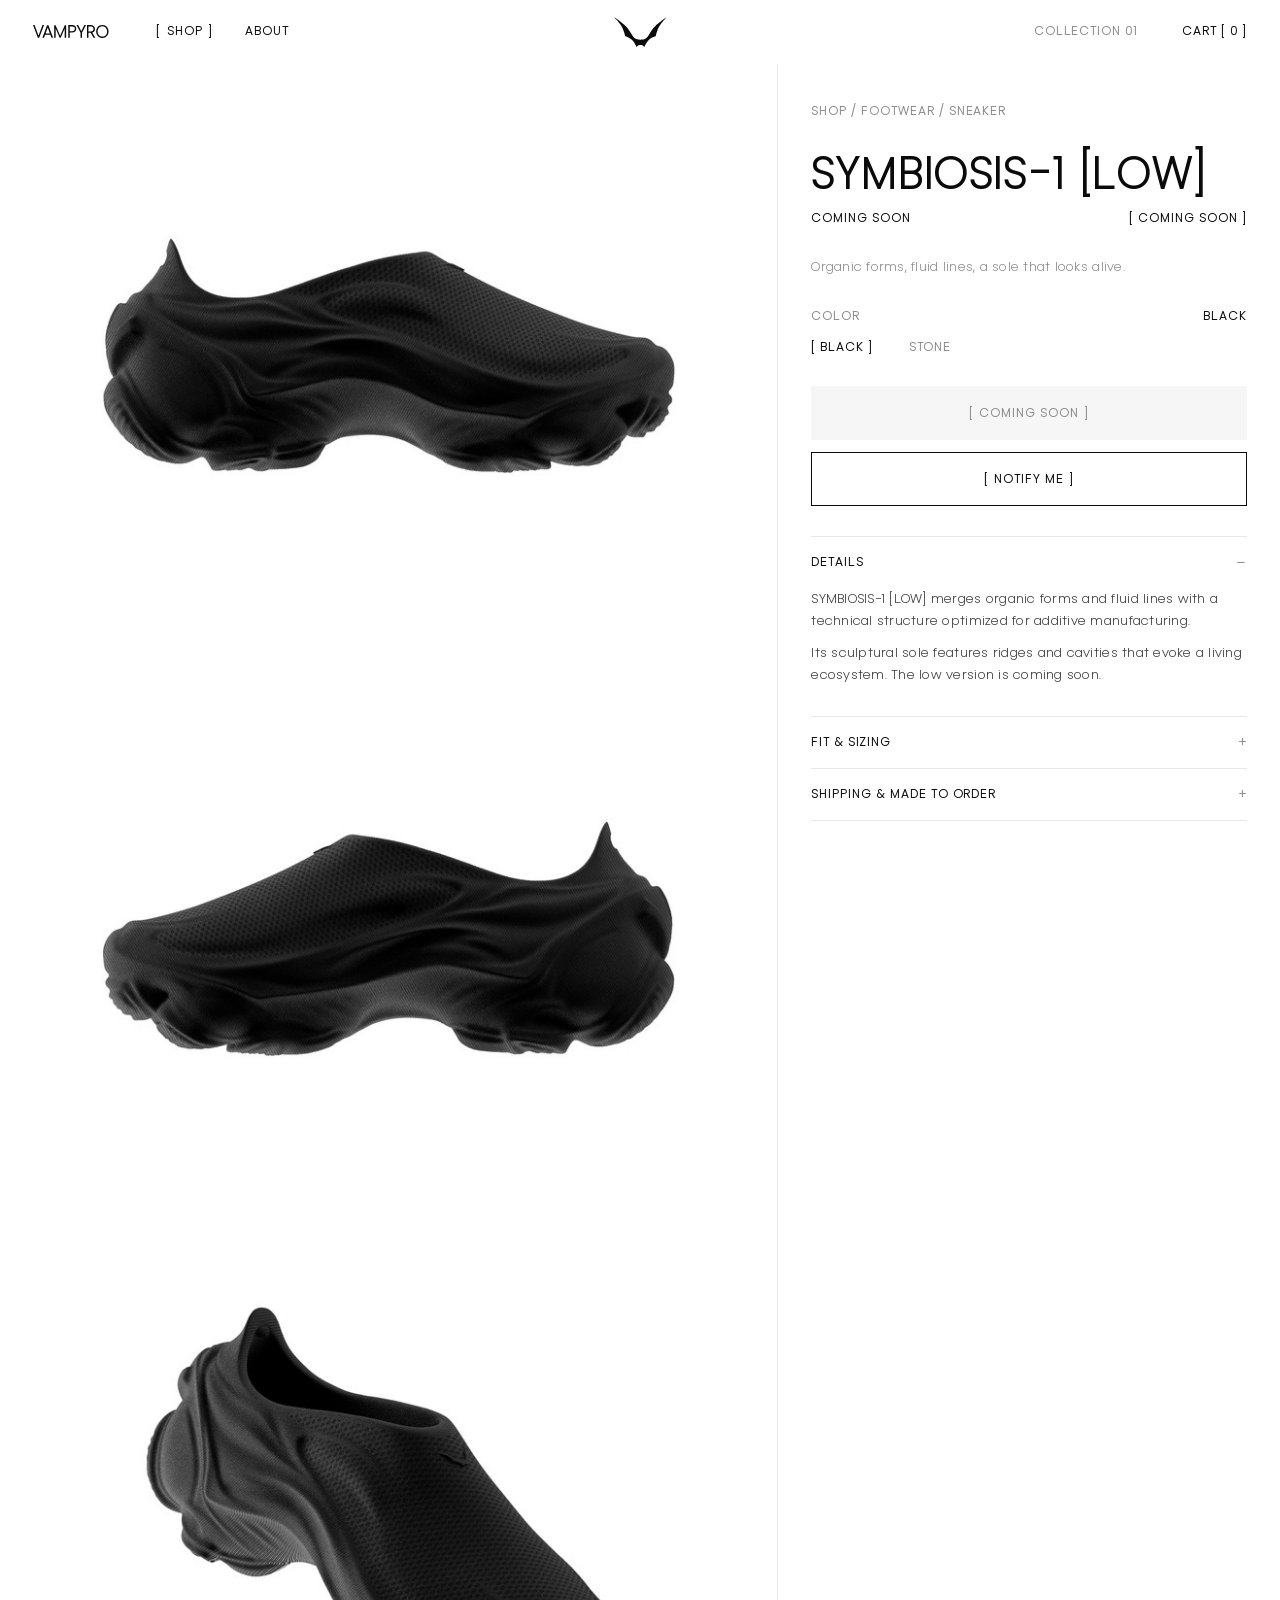
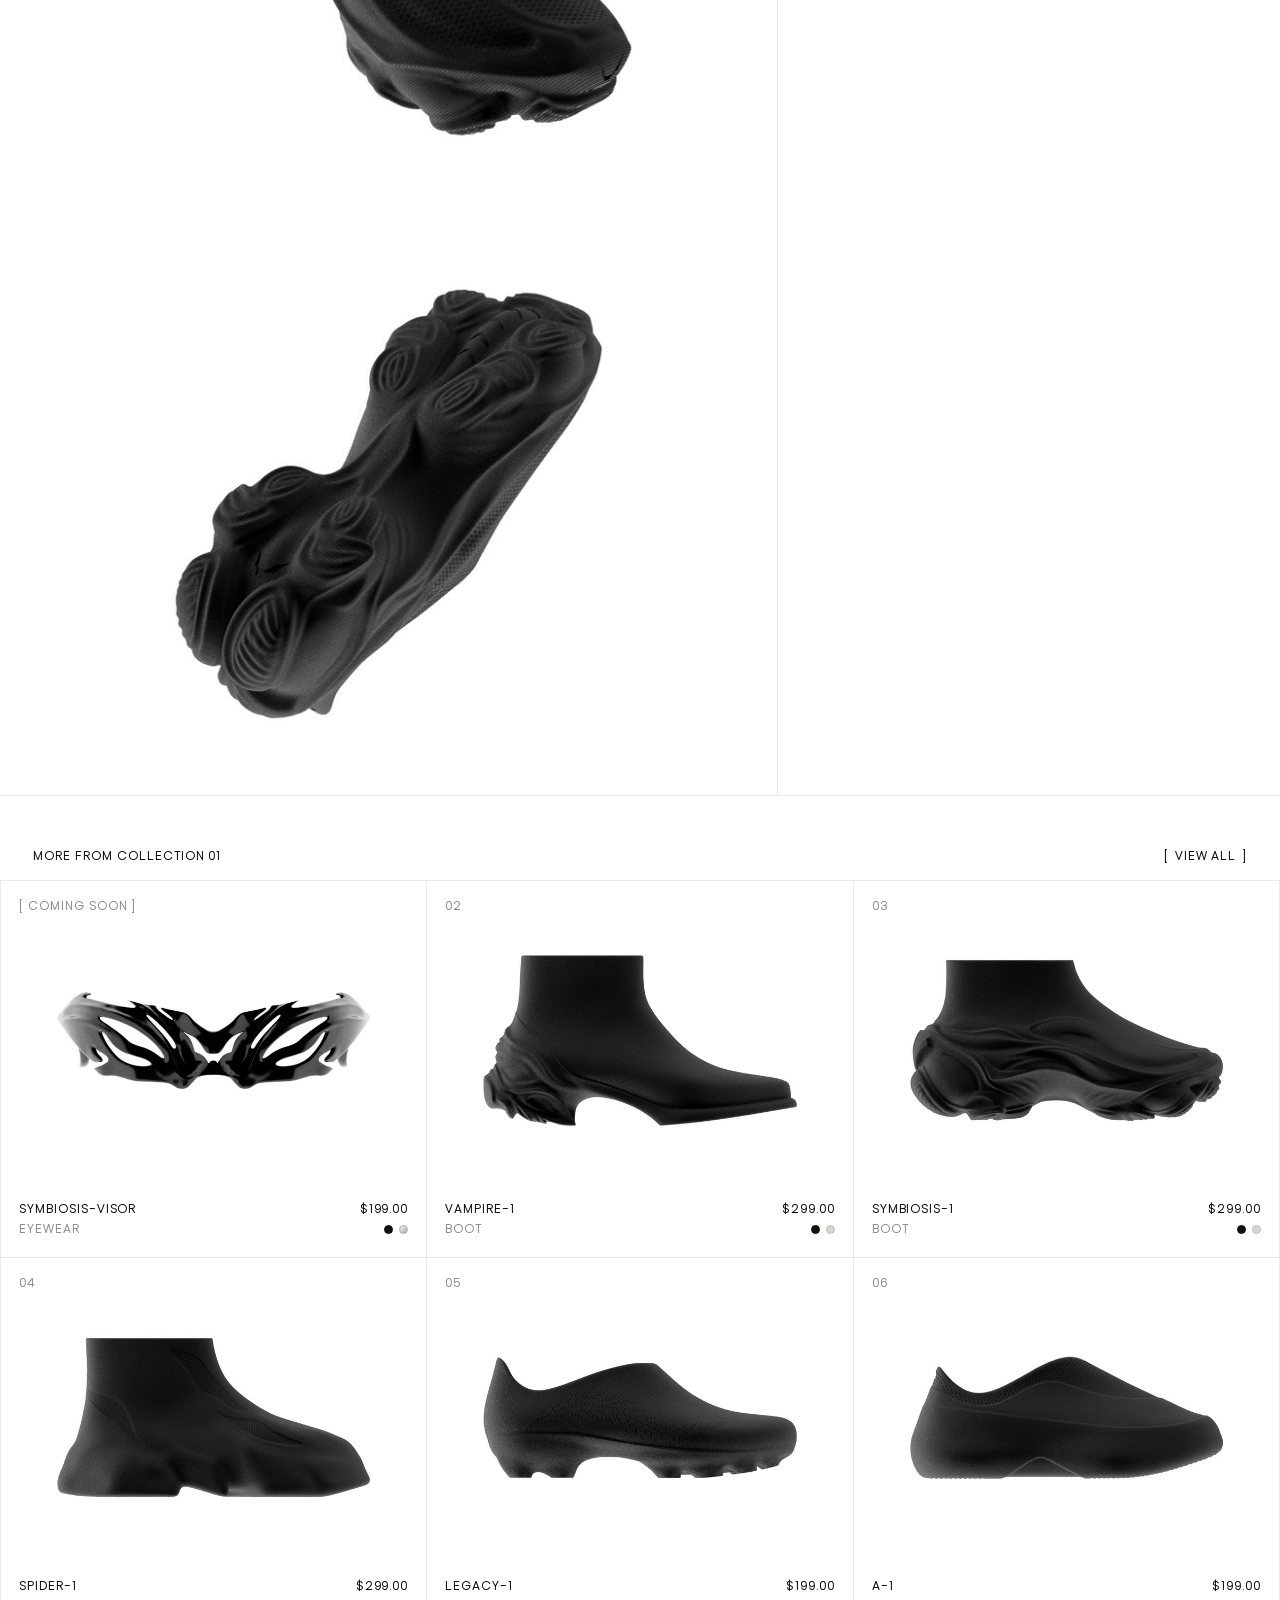
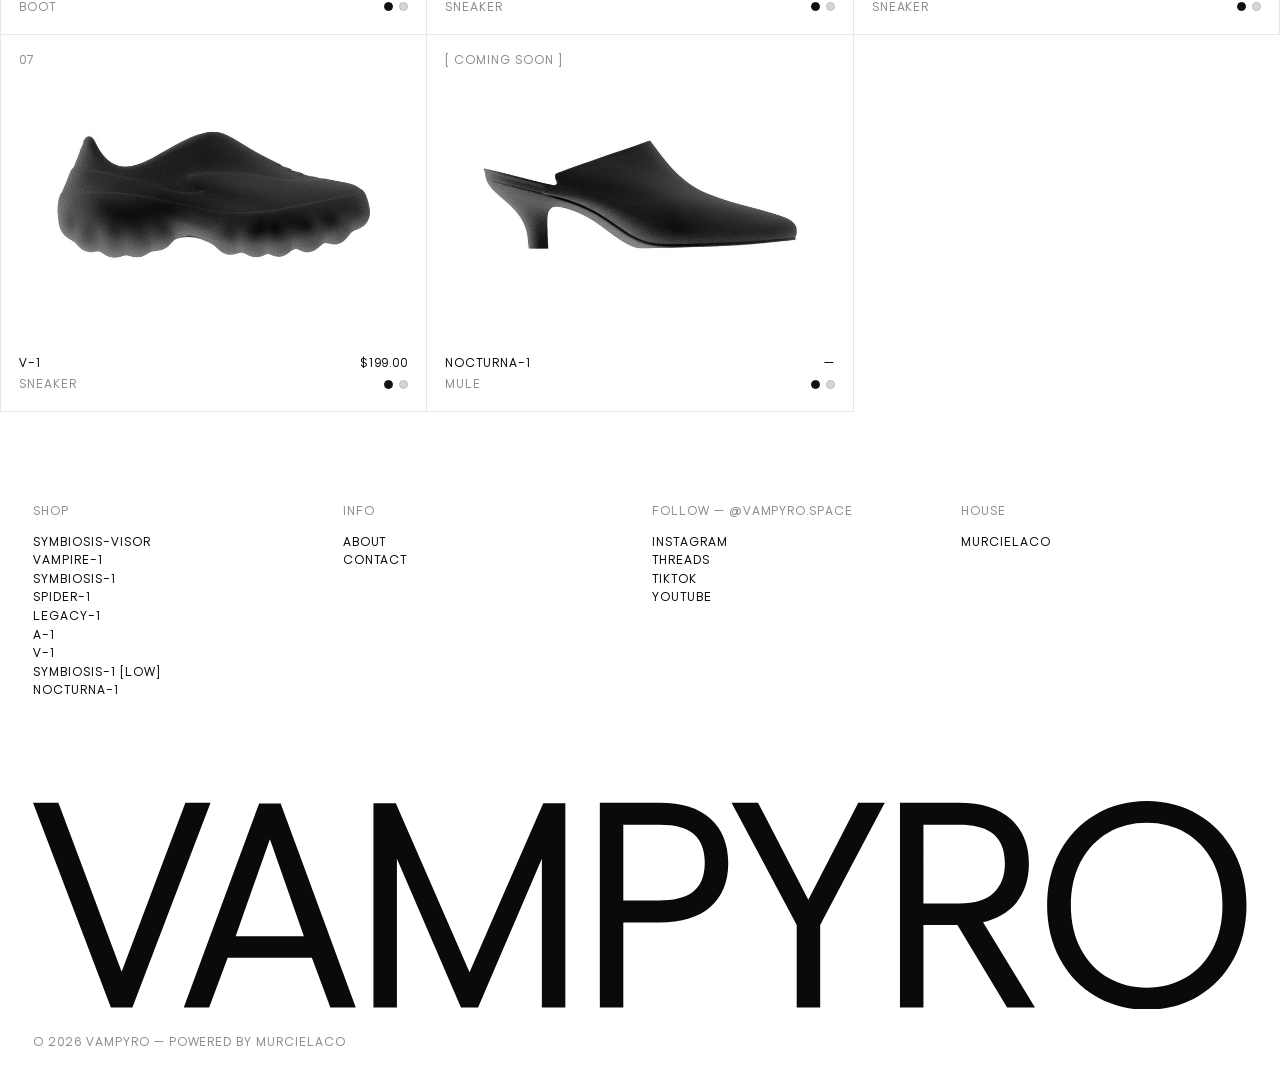
<file: symbiosis-1-low/index.html>
<!doctype html>
<html lang="en">
<head>
<meta charset="utf-8">
<meta name="viewport" content="width=device-width, initial-scale=1, viewport-fit=cover">
<title>VAMPYRO</title>
<meta name="description" content="SYMBIOSIS-1 [LOW] by VAMPYRO. Organic forms, fluid lines, a sole that looks alive. 3D printed on demand. Black or Stone.">
<meta name="theme-color" content="#ffffff">
<link rel="canonical" href="https://vampyro.space/symbiosis-1-low/">
<meta property="og:type" content="website">
<meta property="og:site_name" content="VAMPYRO">
<meta property="og:title" content="SYMBIOSIS-1 [LOW] — VAMPYRO">
<meta property="og:description" content="SYMBIOSIS-1 [LOW] by VAMPYRO. Organic forms, fluid lines, a sole that looks alive. 3D printed on demand. Black or Stone.">
<meta property="og:url" content="https://vampyro.space/symbiosis-1-low/">
<meta property="og:image" content="https://vampyro.space/assets/og-symbiosis-1-low.jpg">
<meta property="og:image:width" content="1200"><meta property="og:image:height" content="630">
<meta name="twitter:card" content="summary_large_image">
<link rel="icon" href="/assets/favicon-v2.svg?v=4" type="image/svg+xml">
<link rel="icon" href="/assets/favicon-32.png?v=4" sizes="32x32" type="image/png">
<link rel="icon" href="/assets/favicon-gray-192.png?v=5" sizes="192x192" type="image/png">
<link rel="apple-touch-icon" href="/assets/apple-touch-icon.png?v=4">
<link rel="preload" href="/fonts/metal-bat-regular.woff2" as="font" type="font/woff2" crossorigin>
<link rel="stylesheet" href="/assets/style.css?v=13">
</head>
<body>
<a class="skip" href="#main">Skip to content</a>
<header class="hd" id="hd">
  <nav aria-label="Primary"><a class="wm hide-s" href="/" aria-label="VAMPYRO home"><svg xmlns="http://www.w3.org/2000/svg" viewBox="3201.4 5494.6 13262.7 2281.4" fill="currentColor" fill-rule="evenodd"><path d="M4287.8 7751.8l-235.38 0 -850.99 -2239.11 87.52 0 147.86 0 42.25 0 691.05 1846.82 697.08 -1846.82 42.25 0 144.84 0 87.52 0 -854 2239.11zm796.71 0l-147.87 0 -87.51 0 823.82 -2230.83 235.38 0 820.81 2230.83 -87.51 0 -147.87 0 -42.25 0 -202.18 -543.18 -920.39 0 -202.18 543.18 -42.25 0zm331.94 -778.56l745.37 0 -371.18 -1061.86 -374.19 1061.86zm3603.1 -1455.28l0 2233.84 -60.36 0 -135.79 0 -60.36 0 0 -1626.17 -697.08 1626.17 -39.23 0 -108.63 0 -39.23 0 -700.1 -1626.17 0 1626.17 -60.36 0 -135.79 0 -60.35 0 0 -2233.84 60.35 0 144.85 0 39.23 0 805.71 1847.58 805.72 -1847.58 39.23 0 141.83 0 60.36 0zm1026 1304.4l-392.29 0 0 929.44 -60.36 0 -135.79 0 -60.35 0 0 -2239.11 648.79 0c249.47,0 437.57,59.35 564.31,178.04 126.74,118.7 190.11,279.64 190.11,482.83 0,203.19 -64.37,362.12 -193.13,476.79 -128.75,114.68 -315.85,172.01 -561.29,172.01zm497.92 -651.82c0,-136.8 -38.22,-240.4 -114.67,-310.82 -76.45,-70.41 -204.2,-105.61 -383.25,-105.61l-392.29 0 0 826.84 392.29 0c152.9,0 270.59,-27.16 353.07,-81.48 96.57,-66.39 144.85,-176.03 144.85,-328.93zm1677.83 -657.85l289.69 0 -706.13 1336.83 0 902.28 -60.36 0 -135.79 0 -60.35 0 0 -902.28 -712.17 -1336.83 289.69 0 549.22 1062.22 546.2 -1062.22zm1931.31 2239.11l-304.79 0 -543.18 -902.28 -371.17 0 0 902.28 -60.36 0 -135.79 0 -60.35 0 0 -2239.11 642.76 0c251.47,0 442.09,60.86 571.85,182.57 129.76,121.71 194.64,283.16 194.64,484.34 0,177.03 -50.3,324.9 -150.89,443.59 -86.5,96.57 -203.19,161.95 -350.05,196.15l567.33 932.46zm-1219.14 -1997.69l0 860.03 392.29 0c171.01,0 296.74,-39.23 377.21,-117.69 80.47,-78.46 120.71,-184.08 120.71,-316.85 0,-158.93 -49.29,-272.6 -147.87,-341 -82.48,-56.33 -201.17,-84.49 -356.08,-84.49l-386.26 0zm2999.56 1876.99c-166.98,96.56 -353.07,144.84 -558.27,144.84 -205.2,0 -391.29,-48.78 -558.27,-146.35 -166.98,-97.57 -297.24,-233.37 -390.79,-407.39 -93.55,-174.02 -140.32,-370.17 -140.32,-588.44 0,-218.28 46.77,-413.93 140.32,-586.94 93.55,-173.01 223.81,-308.31 390.79,-405.88 166.98,-97.57 353.07,-146.35 558.27,-146.35 205.2,0 391.29,48.78 558.27,146.35 166.98,97.57 297.24,232.87 390.79,405.88 93.54,173.01 140.32,368.66 140.32,586.94 0,218.27 -46.78,414.42 -140.32,588.44 -93.55,174.02 -223.81,310.32 -390.79,408.9zm-980.74 -205.2c124.73,72.42 265.55,108.63 422.47,108.63 156.92,0 297.74,-36.21 422.47,-108.63 124.73,-72.43 223.31,-176.54 295.74,-312.33 72.42,-135.8 108.63,-295.74 108.63,-479.81 0,-184.08 -36.21,-344.02 -108.63,-479.81 -72.43,-135.8 -171.01,-239.91 -295.74,-312.33 -124.73,-72.43 -265.55,-108.64 -422.47,-108.64 -156.92,0 -297.74,36.21 -422.47,108.64 -124.73,72.42 -223.81,176.53 -297.24,312.33 -73.43,135.79 -110.15,295.73 -110.15,479.81 0,184.07 36.72,344.01 110.15,479.81 73.43,135.79 172.51,239.9 297.24,312.33z"></path></svg></a><a href="/#shop" class="nl on" data-nav="shop">Shop</a><a href="/#about" class="nl hide-s" data-nav="about">About</a></nav>
  <a class="mark" href="/" aria-label="VAMPYRO"><svg aria-hidden="true" xmlns="http://www.w3.org/2000/svg" viewBox="-55825.4 -5492.8 31826.8 18062.3" fill="currentColor" fill-rule="evenodd"><path d="M-49176.5 6047.71c29.41,0 62.7,10.52 89.28,14.89 195.66,32.42 396.61,94.07 583.42,156.34 53.22,17.72 103.3,34.83 154.93,53.41 428.73,154.13 756.37,314.04 1169.29,518.5l274.36 147.55c24.49,12.12 41.72,24.61 66.08,38.15 25.11,13.97 46.58,26.52 69.59,39.75 44.98,25.9 86.51,49.4 132.17,76.23 261.62,153.82 525.45,316.2 770.96,494.88l246.36 175.6c82.08,61.65 395.32,301.56 469.03,374.84l166.69 151.05c93.64,82.45 179.35,175.17 268.26,263.04 19.88,19.69 29.54,35.13 49.41,54.76 9.97,9.84 16.43,16.06 26.21,25.9 44.3,44.79 81.16,95.93 124.84,140.84l145.89 171.85c150.13,168.41 274.05,358.59 409.91,538.2 105.21,139.18 201.13,296.57 295.64,443.99l625.14 1062.67c40.11,66.02 72.17,138.87 112.6,205.2l110.38 202.12c91.49,185.45 201.63,364.25 295.09,548.78 82.82,163.42 177.88,320.19 262.36,482.57 6.09,11.81 10.15,21.66 17.29,34.82l36.92 67.19c9.41,15.51 14.21,19.63 18.64,38.71l10.4 0c7.38,-27.57 357.05,-454.27 425.84,-522.26 569.51,-562.19 893.9,-717.49 1709.96,-717.49l255.22 0c907.98,0 1273.16,232.21 1855.65,884.35 20.74,23.82 273.37,330.05 280.14,355.4l10.4 0c7.26,-31.14 71.99,-137.58 90.2,-170.25l56.67 -104.85c13.17,-21.66 24.37,-44.18 37.1,-67.07l201.45 -376.74c6.95,-13.41 11.57,-18.77 19.2,-32.92l222.3 -413.23c13.29,-26.39 23.38,-41.65 36.36,-67.8l112.66 -205.08c6.83,-11.75 10.46,-21.29 17.54,-34.51l246.73 -440.92c134.38,-240.4 327.58,-566.93 476.73,-789.11 14.7,-21.91 26.52,-42.52 40.61,-63.56l366.83 -529.15c8.8,-11.81 14.22,-17.04 23.14,-28.98 90.26,-120.6 186.92,-237.69 281.25,-354.22l220.76 -253.26c75.19,-81.28 270.79,-286.41 343.34,-344.25 21.04,-16.8 34.7,-36.24 56.54,-52.92l340.87 -289.43c41.59,-32.67 77.53,-62.2 119.8,-93.77 41.47,-31.01 77.46,-59.37 118.32,-90.08l818.77 -551.24 533.02 -310.78 349.12 -182.25c48.36,-24.18 90.57,-45.28 138.93,-69.46 25.23,-12.68 44.18,-22.03 69.4,-34.77 26.09,-13.1 50.21,-22.33 74.7,-34.7 46.33,-23.38 93.34,-43.07 142.38,-65.96 146.62,-68.54 297.8,-126.63 448.48,-187.05l310.97 -111c107.68,-35.87 210.92,-65.16 324.51,-97.4 57.65,-16.36 111.98,-28.48 171.91,-41.65 51.56,-11.39 129.64,-33.47 180.15,-33.47 0,-73.04 21.72,-177.39 31.51,-249.75 11.2,-83.13 28.3,-165.08 41.41,-245.13 6.27,-38.46 13.47,-78.94 22.08,-118.57l77.96 -349.18c75.13,-296.69 153.89,-601.5 243.1,-892.47 88.61,-288.94 175.42,-576.1 277.38,-858.21l71.55 -209.75c75.44,-227.85 215.36,-603.36 307.34,-833.48 27.81,-69.58 53.66,-134.13 81.84,-204.64 80.23,-200.59 168.65,-397.6 253.8,-595.36l133.89 -293.18c7.69,-15.32 14.58,-28.18 22.64,-45.1 9.05,-18.71 13.11,-31.81 22.52,-50.46 75.87,-150.56 206.56,-435.38 286.05,-568.22l49.16 -91.49c111.99,-215.29 236.7,-425.47 361.61,-633.32 106.38,-177.02 217.69,-350.41 332.19,-522.13l231.29 -336.51c10.65,-16.12 18.28,-25.78 28.12,-39.62l90.76 -127.98c135.24,-186.99 338.96,-470.02 486.26,-649.32l250.55 -317.24c42.08,-53.1 84.29,-102.08 126.38,-154.93l419.07 -502.94c13.54,-17.47 22.03,-23.5 34.21,-38.7 12.49,-15.63 21.6,-24.12 33.53,-39.44 13.11,-16.92 21.72,-24.3 33.41,-39.5 19.94,-25.91 43.38,-48.43 64.73,-75.93l264.7 -303.09c73.77,-73.71 224.7,-261.99 302.29,-338.47 15.38,-15.2 19.32,-24.37 33.66,-39.26l544.41 -596.34c70.94,-70.14 132.41,-148.16 203.23,-218.73 94.57,-94.39 178.86,-200.28 273.49,-294.36 13.05,-12.98 24.18,-23.07 36.49,-36.36 13.78,-14.89 18.27,-23.87 33.78,-39.19 12.61,-12.43 21.35,-21.36 33.96,-33.78l309.86 -330.85c60.18,-59.8 113.71,-125.39 174.56,-184.83 14.71,-14.4 29.41,-22.7 22.09,-40.42 -14.34,-5.97 -18.46,0.49 -34.27,12.43l-369.97 260.51c-48.18,31.75 -90.82,66.2 -137.52,96.91 -90.94,59.8 -178.62,127.36 -268.76,189.57 -150.87,104.17 -392.06,270.91 -540.1,381.97l-67.32 47.32c-205.56,140.16 -404.79,290.41 -608.39,433.41l-1202.59 875.86c-88.23,66.21 -173.94,129.09 -262.67,195.66l-1046.24 803.02 -1292.47 1072.51c-12.68,11.88 -18.52,13.42 -31.38,25.91 -21.42,20.79 -38.34,34.08 -59.75,54.88l-60.85 53.71c-15.32,11.82 -17.29,13.97 -30.33,27.02 -13.54,13.59 -20.56,16.12 -33.97,28.55l-507.31 471.98c-59.8,47.69 -113.33,117.65 -174.8,169.02 -53.78,44.92 -234.61,232.22 -286.79,291.41 -44.42,50.45 -98.75,92.91 -143.17,143.36l-111.93 122.44c-19.75,20.55 -38.33,36.49 -57.46,57.16l-408.86 455.87c-121.65,130.81 -228.95,274.24 -346.54,408.8 -36.73,42.02 -67.43,82.51 -103.73,125.46l-886.39 1186.83c-17.23,23.14 -30.27,43.62 -46.58,68.05 -16.06,23.94 -30.64,43.13 -46.94,67.62 -32.18,48.3 -63.38,92.48 -94.82,139.61l-318.72 488.66c-127.86,199.24 -256.88,397.97 -377.67,601.7 -8.61,14.52 -14.7,25.41 -23.5,39.01l-261.68 425.96c-144.35,240.15 -296.39,474.82 -442.7,713.68l-294.79 455.31c-8,12.06 -13.41,22.83 -21.72,35.63 -8.98,13.72 -14.83,19.38 -24.12,33.16 -9.29,13.6 -15.44,23.32 -24.98,37.6l-580.28 800.06c-67.81,86.88 -138.26,168.53 -209.94,253.74 -10.27,12.25 -17.04,16.25 -27.5,29.78 -11.45,14.77 -13.97,17.66 -26.89,30.4 -39.01,38.15 -71,81.4 -109.46,119.8l-85.89 85.95c-44.86,50.95 -95.19,95.06 -143.18,143.3l-93.83 83.25c-70.52,65.53 -146.57,125.58 -223.11,183.3l-133.52 95.67c-47.93,31.81 -92.17,61.72 -142.56,91.87 -108.17,64.79 -218.55,127.92 -335.58,180.09 -13.35,5.97 -22.95,12.06 -38.7,18.58 -272.51,112.54 -479.19,195.54 -778.77,257.87l-293.62 55.38c-92.54,15.26 -209.2,36.05 -301,42.82 -109.27,8 -210.92,25.48 -317.49,26.34 -27.19,0.18 -28.67,4.12 -51.99,5.29 -23.57,1.17 -36.55,-0.49 -59.5,3.01 -66.82,10.09 -153.02,-0.49 -219.6,9.6 -34.27,5.17 -74.82,3.02 -111.61,3.02 -45.41,-0.07 -74.76,5.47 -114.44,5.29 -159.3,-0.62 -301.62,5.1 -458.58,5.1l-458.45 -5.1c-37.78,0.18 -52.06,-5.6 -88.36,-5.42 -31.32,0.13 -62.63,0 -93.95,0.19 -37.78,0.18 -52.06,-5.6 -88.36,-5.42 -116.47,0.56 -240.45,-11.87 -349.42,-20.42l-259.84 -21.48c-184.83,-13.66 -545.39,-84.78 -711.89,-126.81 -265.93,-67.13 -570.68,-171.17 -813.04,-301.68 -270.12,-145.45 -456.92,-272.82 -690.91,-470.75l-124.85 -109.59c-16.85,-16.98 -29.96,-30.02 -46.7,-47.01 -31.87,-32.24 -66.51,-56.3 -94.75,-92.84 -31.69,-41.04 -82.2,-77.78 -116.04,-118.32 -9.6,-11.51 -9.85,-14.34 -20.99,-25.91l-132.96 -148.34c-99.37,-106.94 -203.91,-241.38 -291.83,-359.27 -14.65,-19.57 -26.71,-33.66 -40.98,-52.79l-235.78 -321.62c-27.01,-38.94 -49.28,-73.65 -76.79,-110.75 -13.97,-18.76 -24.24,-35.25 -38.7,-55.07l-148.28 -221.56c-45.72,-76.73 -98.64,-151.36 -148.78,-226.24 -113.34,-169.39 -215.6,-346.78 -326.04,-517.89 -122.2,-189.27 -238.06,-384.13 -356.26,-576.22 -48.3,-78.58 -92.41,-150.81 -140.59,-229.2l-285.19 -459.74c-80.66,-136.41 -168.96,-268.09 -255.71,-400.62 -13.79,-21.04 -22.4,-36.36 -36.43,-57.34l-297.92 -447.01c-202.8,-292.63 -411.57,-579.91 -625.01,-864.79 -186.13,-248.58 -382.34,-487.87 -582.07,-725.49l-390.28 -448.36c-59.8,-64.3 -117.09,-133.15 -179.78,-195.24l-88.61 -93.77c-18.15,-17.96 -26.02,-31.56 -44.17,-49.53l-463.69 -474.02c-33.16,-33.1 -63.37,-58.14 -96.35,-91.12l-871.25 -806.15c-10.52,-8.06 -12,-10.09 -22.15,-19.51l-531.61 -452.91c-185.94,-156.47 -377.05,-307.65 -566.93,-459.26l-625.14 -489.64c-18.95,-14.28 -34.14,-25.42 -52.97,-40.8 -152.59,-124.59 -321.49,-245.31 -479.81,-364.07 -73.34,-54.94 -142,-105.15 -215.1,-159.97 -105.77,-79.37 -210.92,-162.68 -320.26,-237.07l-539.3 -393.17c-36.06,-26.95 -70.88,-50.46 -105.59,-76.73l-163.6 -117.7c-127.98,-88.36 -250.61,-184.28 -379.2,-271.9 -147.24,-100.42 -288.27,-209.08 -435.51,-309.43l-655.9 -464.05c-36.11,-27.01 -71.06,-48.18 -107.12,-75.19 -159.79,-119.67 -382.77,-267.65 -550.68,-386.96 -12.49,-8.86 -43.38,-40.42 -52.86,-22.76 -8.3,15.38 24.31,38.58 35.88,50.08 33.16,33.17 58.14,63.38 91.18,96.42l179.73 190.06c18.21,17.97 26.02,31.63 44.18,49.59l292.01 312.26c7.75,9.23 14.58,15.14 23.2,23.69 77.52,77.04 146.87,162.75 224.03,239.6 8.67,8.67 15.44,14.52 23.38,23.5l515.79 562.44c17.91,17.72 25.6,31.38 44.24,49.59 18.71,18.34 26.95,32.18 44.18,49.59 8.74,8.8 15.2,14.22 23.63,23.26l698.48 791.32c8.06,10.03 14.27,14.53 22.33,24.49l83.93 98.45c11.01,11.63 11.44,14.34 21.04,25.84l150.87 177.33c31.19,33.59 55.37,67.37 85.89,101.64l169.64 205.39c151.48,179.23 359.02,438.08 496.97,622.98 53.96,72.3 105.21,138.62 159.24,210.61 27.99,37.29 52.42,69.84 80.41,107.13l426.4 599.78c14.58,20.06 23.69,36.79 37.9,55.93 66.82,89.96 124.72,188.71 186.19,282.6 13.84,21.23 23.93,34.83 36.92,56.86 12.3,20.73 22.33,33.16 34.58,53.96l315.09 523.55c24.24,40.11 43.5,79.62 67.74,119.79 12,19.94 22.33,39.14 33.9,59.87 6.65,11.88 9.17,19.08 15.69,31.2l83.44 150.99c40.67,80.05 80.41,167.11 126.25,243.65 64.98,108.48 154.38,319.09 215.72,440.55l204.96 446.27c42.27,88.05 130.31,303.22 167.17,395.39 79.62,199.23 162.13,396.86 234.12,599.35l50.14 137.33c62.76,157.52 108.73,326.11 171.92,484.48 36.05,90.39 64.54,185.94 95.74,279.35 69.77,209.38 143.05,422.82 202.24,636.33l106.08 357.61c28.24,99.24 55.56,195.35 80.35,294.66 75.93,303.77 152.72,604.52 200.96,919 9.23,60.11 43.87,271.03 43.87,331.21z"></path></svg></a>
  <nav class="r" aria-label="Secondary"><span class="muted hide-s">Collection 01</span><button type="button" class="cartbtn" id="openCart">Cart <span class="cb">[ <b id="cc">0</b> ]</span></button></nav>
</header>
<main id="main">
<section class="pdp">
  <div class="gwrap"><div class="gal" id="gal"><figure><img data-view="side" src="/assets/img/symbiosis-1-low-black-side-1600.jpg" srcset="/assets/img/symbiosis-1-low-black-side-800.jpg 800w, /assets/img/symbiosis-1-low-black-side-1600.jpg 1600w" sizes="(max-width:900px) 100vw, 60vw" alt="SYMBIOSIS-1 [LOW] — side view" loading="eager" width="1600" height="1200"></figure><figure><img data-view="side2" src="/assets/img/symbiosis-1-low-black-side2-1600.jpg" srcset="/assets/img/symbiosis-1-low-black-side2-800.jpg 800w, /assets/img/symbiosis-1-low-black-side2-1600.jpg 1600w" sizes="(max-width:900px) 100vw, 60vw" alt="SYMBIOSIS-1 [LOW] — side view" loading="lazy" width="1600" height="1200"></figure><figure><img data-view="three-quarter" src="/assets/img/symbiosis-1-low-black-three-quarter-1600.jpg" srcset="/assets/img/symbiosis-1-low-black-three-quarter-800.jpg 800w, /assets/img/symbiosis-1-low-black-three-quarter-1600.jpg 1600w" sizes="(max-width:900px) 100vw, 60vw" alt="SYMBIOSIS-1 [LOW] — three quarter view" loading="lazy" width="1600" height="1200"></figure><figure><img data-view="sole" src="/assets/img/symbiosis-1-low-black-sole-1600.jpg" srcset="/assets/img/symbiosis-1-low-black-sole-800.jpg 800w, /assets/img/symbiosis-1-low-black-sole-1600.jpg 1600w" sizes="(max-width:900px) 100vw, 60vw" alt="SYMBIOSIS-1 [LOW] — sole view" loading="lazy" width="1600" height="1200"></figure></div><div class="dots" id="dots"><i class="on"></i><i></i><i></i><i></i></div></div>
  <aside class="panel"><div class="in">
      <div class="crumbs"><a href="/#shop">Shop</a> / <a href="/#footwear">Footwear</a> / Sneaker</div>
      <div class="ttl"><h1>SYMBIOSIS-1 [LOW]</h1><div class="sub"><span class="p">Coming soon</span><span>[ Coming soon ]</span></div></div>
      <p style="margin:0;color:var(--mute);text-transform:none;letter-spacing:.02em;font-size:13px;font-weight:300">Organic forms, fluid lines, a sole that looks alive.</p>
      <div class="opt">
        <div class="lab"><span>Color</span><b id="colorLabel">Black</b></div>
        <div class="colors"><button type="button" class="choice" data-color="black" aria-pressed="true">Black</button><button type="button" class="choice" data-color="stone" aria-pressed="false">Stone</button></div>
      </div>
      <div class="buy">
        <button class="cta" type="button" disabled><span class="br">Coming soon</span></button>
        <a class="cta ghost" href="mailto:contact@murcielaco.com?subject=SYMBIOSIS-1%20%5BLOW%5D%20%E2%80%94%20Notify%20me"><span class="br">Notify me</span></a>
      </div>
      <div class="acc">
        <details open><summary>Details</summary><div class="body"><p>SYMBIOSIS-1 [LOW] merges organic forms and fluid lines with a technical structure optimized for additive manufacturing.</p><p>Its sculptural sole features ridges and cavities that evoke a living ecosystem. The low version is coming soon.</p></div></details>
        <details><summary>Fit &amp; sizing</summary><div class="body"><p>Pick your usual size in US Men, US Women, UK or EU &mdash; every size is available.</p></div></details>
        <details><summary>Shipping &amp; made to order</summary><div class="body"><p>Each pair is 3D printed when you order it, from a breathable, recyclable foam. No glue, no stitching.</p><p>Estimated delivery 7&ndash;10 days. </p></div></details>
      </div>
  </div></aside>
</section>
<section class="more">
  <div class="sh"><h2>More from Collection 01</h2><a href="/#shop" class="br">View all</a></div>
  <div class="grid"><a class="card rv" href="/symbiosis-visor/" data-cat="Accessories">
  <div class="ph">
    <img src="/assets/img/symbiosis-visor-black-front-800.jpg" srcset="/assets/img/symbiosis-visor-black-front-800.jpg 800w, /assets/img/symbiosis-visor-black-front-1600.jpg 1600w" sizes="(max-width:640px) 50vw, 50vw" alt="SYMBIOSIS-VISOR in black" loading="eager" width="800" height="600">
    <img class="alt" src="/assets/img/symbiosis-visor-silver-front-800.jpg" srcset="/assets/img/symbiosis-visor-silver-front-800.jpg 800w, /assets/img/symbiosis-visor-silver-front-1600.jpg 1600w" sizes="50vw" alt="" loading="lazy" width="800" height="600">
    <span class="tag">[ Coming soon ]</span>
  </div>
  <div class="row"><span>SYMBIOSIS-VISOR</span><span>$199.00</span></div>
  <div class="row"><span>Eyewear</span><span class="sw" aria-label="Black, Silver"><i class="black"></i><i class="silver"></i></span></div>
</a><a class="card rv" href="/vampire-1/" data-cat="Footwear">
  <div class="ph">
    <img src="/assets/img/vampire-1-black-side-800.jpg" srcset="/assets/img/vampire-1-black-side-800.jpg 800w, /assets/img/vampire-1-black-side-1600.jpg 1600w" sizes="(max-width:640px) 50vw, 50vw" alt="VAMPIRE-1 in black" loading="eager" width="800" height="600">
    <img class="alt" src="/assets/img/vampire-1-stone-side-800.jpg" srcset="/assets/img/vampire-1-stone-side-800.jpg 800w, /assets/img/vampire-1-stone-side-1600.jpg 1600w" sizes="50vw" alt="" loading="lazy" width="800" height="600">
    <span class="tag">02</span>
  </div>
  <div class="row"><span>VAMPIRE-1</span><span>$299.00</span></div>
  <div class="row"><span>Boot</span><span class="sw" aria-label="Black, Stone"><i class="black"></i><i class="stone"></i></span></div>
</a><a class="card rv" href="/symbiosis-1/" data-cat="Footwear">
  <div class="ph">
    <img src="/assets/img/symbiosis-1-black-side-800.jpg" srcset="/assets/img/symbiosis-1-black-side-800.jpg 800w, /assets/img/symbiosis-1-black-side-1600.jpg 1600w" sizes="(max-width:640px) 50vw, 50vw" alt="SYMBIOSIS-1 in black" loading="lazy" width="800" height="600">
    <img class="alt" src="/assets/img/symbiosis-1-stone-side-800.jpg" srcset="/assets/img/symbiosis-1-stone-side-800.jpg 800w, /assets/img/symbiosis-1-stone-side-1600.jpg 1600w" sizes="50vw" alt="" loading="lazy" width="800" height="600">
    <span class="tag">03</span>
  </div>
  <div class="row"><span>SYMBIOSIS-1</span><span>$299.00</span></div>
  <div class="row"><span>Boot</span><span class="sw" aria-label="Black, Stone"><i class="black"></i><i class="stone"></i></span></div>
</a><a class="card rv" href="/spider-1/" data-cat="Footwear">
  <div class="ph">
    <img src="/assets/img/spider-1-black-side-800.jpg" srcset="/assets/img/spider-1-black-side-800.jpg 800w, /assets/img/spider-1-black-side-1600.jpg 1600w" sizes="(max-width:640px) 50vw, 50vw" alt="SPIDER-1 in black" loading="lazy" width="800" height="600">
    <img class="alt" src="/assets/img/spider-1-stone-side-800.jpg" srcset="/assets/img/spider-1-stone-side-800.jpg 800w, /assets/img/spider-1-stone-side-1600.jpg 1600w" sizes="50vw" alt="" loading="lazy" width="800" height="600">
    <span class="tag">04</span>
  </div>
  <div class="row"><span>SPIDER-1</span><span>$299.00</span></div>
  <div class="row"><span>Boot</span><span class="sw" aria-label="Black, Stone"><i class="black"></i><i class="stone"></i></span></div>
</a><a class="card rv" href="/legacy-1/" data-cat="Footwear">
  <div class="ph">
    <img src="/assets/img/legacy-1-black-side-800.jpg" srcset="/assets/img/legacy-1-black-side-800.jpg 800w, /assets/img/legacy-1-black-side-1600.jpg 1600w" sizes="(max-width:640px) 50vw, 50vw" alt="LEGACY-1 in black" loading="lazy" width="800" height="600">
    <img class="alt" src="/assets/img/legacy-1-stone-side-800.jpg" srcset="/assets/img/legacy-1-stone-side-800.jpg 800w, /assets/img/legacy-1-stone-side-1600.jpg 1600w" sizes="50vw" alt="" loading="lazy" width="800" height="600">
    <span class="tag">05</span>
  </div>
  <div class="row"><span>LEGACY-1</span><span>$199.00</span></div>
  <div class="row"><span>Sneaker</span><span class="sw" aria-label="Black, Stone"><i class="black"></i><i class="stone"></i></span></div>
</a><a class="card rv" href="/a-1/" data-cat="Footwear">
  <div class="ph">
    <img src="/assets/img/a-1-black-side-800.jpg" srcset="/assets/img/a-1-black-side-800.jpg 800w, /assets/img/a-1-black-side-1600.jpg 1600w" sizes="(max-width:640px) 50vw, 50vw" alt="A-1 in black" loading="lazy" width="800" height="600">
    <img class="alt" src="/assets/img/a-1-stone-side-800.jpg" srcset="/assets/img/a-1-stone-side-800.jpg 800w, /assets/img/a-1-stone-side-1600.jpg 1600w" sizes="50vw" alt="" loading="lazy" width="800" height="600">
    <span class="tag">06</span>
  </div>
  <div class="row"><span>A-1</span><span>$199.00</span></div>
  <div class="row"><span>Sneaker</span><span class="sw" aria-label="Black, Stone"><i class="black"></i><i class="stone"></i></span></div>
</a><a class="card rv" href="/v-1/" data-cat="Footwear">
  <div class="ph">
    <img src="/assets/img/v-1-black-side-800.jpg" srcset="/assets/img/v-1-black-side-800.jpg 800w, /assets/img/v-1-black-side-1600.jpg 1600w" sizes="(max-width:640px) 50vw, 50vw" alt="V-1 in black" loading="lazy" width="800" height="600">
    <img class="alt" src="/assets/img/v-1-stone-side-800.jpg" srcset="/assets/img/v-1-stone-side-800.jpg 800w, /assets/img/v-1-stone-side-1600.jpg 1600w" sizes="50vw" alt="" loading="lazy" width="800" height="600">
    <span class="tag">07</span>
  </div>
  <div class="row"><span>V-1</span><span>$199.00</span></div>
  <div class="row"><span>Sneaker</span><span class="sw" aria-label="Black, Stone"><i class="black"></i><i class="stone"></i></span></div>
</a><a class="card rv" href="/nocturna-1/" data-cat="Footwear">
  <div class="ph">
    <img src="/assets/img/nocturna-1-black-side-800.jpg" srcset="/assets/img/nocturna-1-black-side-800.jpg 800w, /assets/img/nocturna-1-black-side-1600.jpg 1600w" sizes="(max-width:640px) 50vw, 50vw" alt="NOCTURNA-1 in black" loading="lazy" width="800" height="600">
    <img class="alt" src="/assets/img/nocturna-1-stone-side-800.jpg" srcset="/assets/img/nocturna-1-stone-side-800.jpg 800w, /assets/img/nocturna-1-stone-side-1600.jpg 1600w" sizes="50vw" alt="" loading="lazy" width="800" height="600">
    <span class="tag">[ Coming soon ]</span>
  </div>
  <div class="row"><span>NOCTURNA-1</span><span>—</span></div>
  <div class="row"><span>Mule</span><span class="sw" aria-label="Black, Stone"><i class="black"></i><i class="stone"></i></span></div>
</a></div>
</section>
<script>window.PRODUCT={"slug": "symbiosis-1-low", "name": "SYMBIOSIS-1 [LOW]", "status": "soon", "variants": {}, "views": ["side", "side2", "three-quarter", "sole"], "checkout": "zellerfeld", "colors": [["black", "Black"], ["stone", "Stone"]], "price": 0.0, "sizes": []};</script>
</main>
<footer class="ft">
  <div><h3>Shop</h3><a href="/symbiosis-visor/">SYMBIOSIS-VISOR</a><a href="/vampire-1/">VAMPIRE-1</a><a href="/symbiosis-1/">SYMBIOSIS-1</a><a href="/spider-1/">SPIDER-1</a><a href="/legacy-1/">LEGACY-1</a><a href="/a-1/">A-1</a><a href="/v-1/">V-1</a><a href="/symbiosis-1-low/">SYMBIOSIS-1 [LOW]</a><a href="/nocturna-1/">NOCTURNA-1</a></div>
  <div><h3>Info</h3><a href="/#about">About</a><a href="mailto:contact@vampyro.space">Contact</a></div>
  <div><h3>Follow &mdash; @vampyro.space</h3><a href="https://www.instagram.com/vampyro.space/" target="_blank" rel="noopener">Instagram</a><a href="https://www.threads.com/@vampyro.space" target="_blank" rel="noopener">Threads</a><a href="https://www.tiktok.com/@vampyro.space" target="_blank" rel="noopener">TikTok</a><a href="https://www.youtube.com/@vampyro-space" target="_blank" rel="noopener">YouTube</a></div>
  <div><h3>House</h3><a href="https://www.murcielaco.com" target="_blank" rel="noopener">MURCIELACO</a></div>
  <div class="big" aria-hidden="true"><svg xmlns="http://www.w3.org/2000/svg" viewBox="3201.4 5494.6 13262.7 2281.4" fill="currentColor" fill-rule="evenodd"><path d="M4287.8 7751.8l-235.38 0 -850.99 -2239.11 87.52 0 147.86 0 42.25 0 691.05 1846.82 697.08 -1846.82 42.25 0 144.84 0 87.52 0 -854 2239.11zm796.71 0l-147.87 0 -87.51 0 823.82 -2230.83 235.38 0 820.81 2230.83 -87.51 0 -147.87 0 -42.25 0 -202.18 -543.18 -920.39 0 -202.18 543.18 -42.25 0zm331.94 -778.56l745.37 0 -371.18 -1061.86 -374.19 1061.86zm3603.1 -1455.28l0 2233.84 -60.36 0 -135.79 0 -60.36 0 0 -1626.17 -697.08 1626.17 -39.23 0 -108.63 0 -39.23 0 -700.1 -1626.17 0 1626.17 -60.36 0 -135.79 0 -60.35 0 0 -2233.84 60.35 0 144.85 0 39.23 0 805.71 1847.58 805.72 -1847.58 39.23 0 141.83 0 60.36 0zm1026 1304.4l-392.29 0 0 929.44 -60.36 0 -135.79 0 -60.35 0 0 -2239.11 648.79 0c249.47,0 437.57,59.35 564.31,178.04 126.74,118.7 190.11,279.64 190.11,482.83 0,203.19 -64.37,362.12 -193.13,476.79 -128.75,114.68 -315.85,172.01 -561.29,172.01zm497.92 -651.82c0,-136.8 -38.22,-240.4 -114.67,-310.82 -76.45,-70.41 -204.2,-105.61 -383.25,-105.61l-392.29 0 0 826.84 392.29 0c152.9,0 270.59,-27.16 353.07,-81.48 96.57,-66.39 144.85,-176.03 144.85,-328.93zm1677.83 -657.85l289.69 0 -706.13 1336.83 0 902.28 -60.36 0 -135.79 0 -60.35 0 0 -902.28 -712.17 -1336.83 289.69 0 549.22 1062.22 546.2 -1062.22zm1931.31 2239.11l-304.79 0 -543.18 -902.28 -371.17 0 0 902.28 -60.36 0 -135.79 0 -60.35 0 0 -2239.11 642.76 0c251.47,0 442.09,60.86 571.85,182.57 129.76,121.71 194.64,283.16 194.64,484.34 0,177.03 -50.3,324.9 -150.89,443.59 -86.5,96.57 -203.19,161.95 -350.05,196.15l567.33 932.46zm-1219.14 -1997.69l0 860.03 392.29 0c171.01,0 296.74,-39.23 377.21,-117.69 80.47,-78.46 120.71,-184.08 120.71,-316.85 0,-158.93 -49.29,-272.6 -147.87,-341 -82.48,-56.33 -201.17,-84.49 -356.08,-84.49l-386.26 0zm2999.56 1876.99c-166.98,96.56 -353.07,144.84 -558.27,144.84 -205.2,0 -391.29,-48.78 -558.27,-146.35 -166.98,-97.57 -297.24,-233.37 -390.79,-407.39 -93.55,-174.02 -140.32,-370.17 -140.32,-588.44 0,-218.28 46.77,-413.93 140.32,-586.94 93.55,-173.01 223.81,-308.31 390.79,-405.88 166.98,-97.57 353.07,-146.35 558.27,-146.35 205.2,0 391.29,48.78 558.27,146.35 166.98,97.57 297.24,232.87 390.79,405.88 93.54,173.01 140.32,368.66 140.32,586.94 0,218.27 -46.78,414.42 -140.32,588.44 -93.55,174.02 -223.81,310.32 -390.79,408.9zm-980.74 -205.2c124.73,72.42 265.55,108.63 422.47,108.63 156.92,0 297.74,-36.21 422.47,-108.63 124.73,-72.43 223.31,-176.54 295.74,-312.33 72.42,-135.8 108.63,-295.74 108.63,-479.81 0,-184.08 -36.21,-344.02 -108.63,-479.81 -72.43,-135.8 -171.01,-239.91 -295.74,-312.33 -124.73,-72.43 -265.55,-108.64 -422.47,-108.64 -156.92,0 -297.74,36.21 -422.47,108.64 -124.73,72.42 -223.81,176.53 -297.24,312.33 -73.43,135.79 -110.15,295.73 -110.15,479.81 0,184.07 36.72,344.01 110.15,479.81 73.43,135.79 172.51,239.9 297.24,312.33z"></path></svg></div>
  <div class="legal"><span>&copy; 2026 VAMPYRO &mdash; Powered by MURCIELACO</span></div>
</footer>
<div class="scrim" id="scrim" hidden></div>
<aside class="drawer" id="drawer" hidden aria-label="Cart"><div class="dh"><span id="dTitle">Cart</span><button type="button" id="closeCart" class="br">Close</button></div><div class="dbody" id="dbody"></div></aside>
<script src="/assets/app.js?v=13" defer></script>
</body>
</html>
</file>
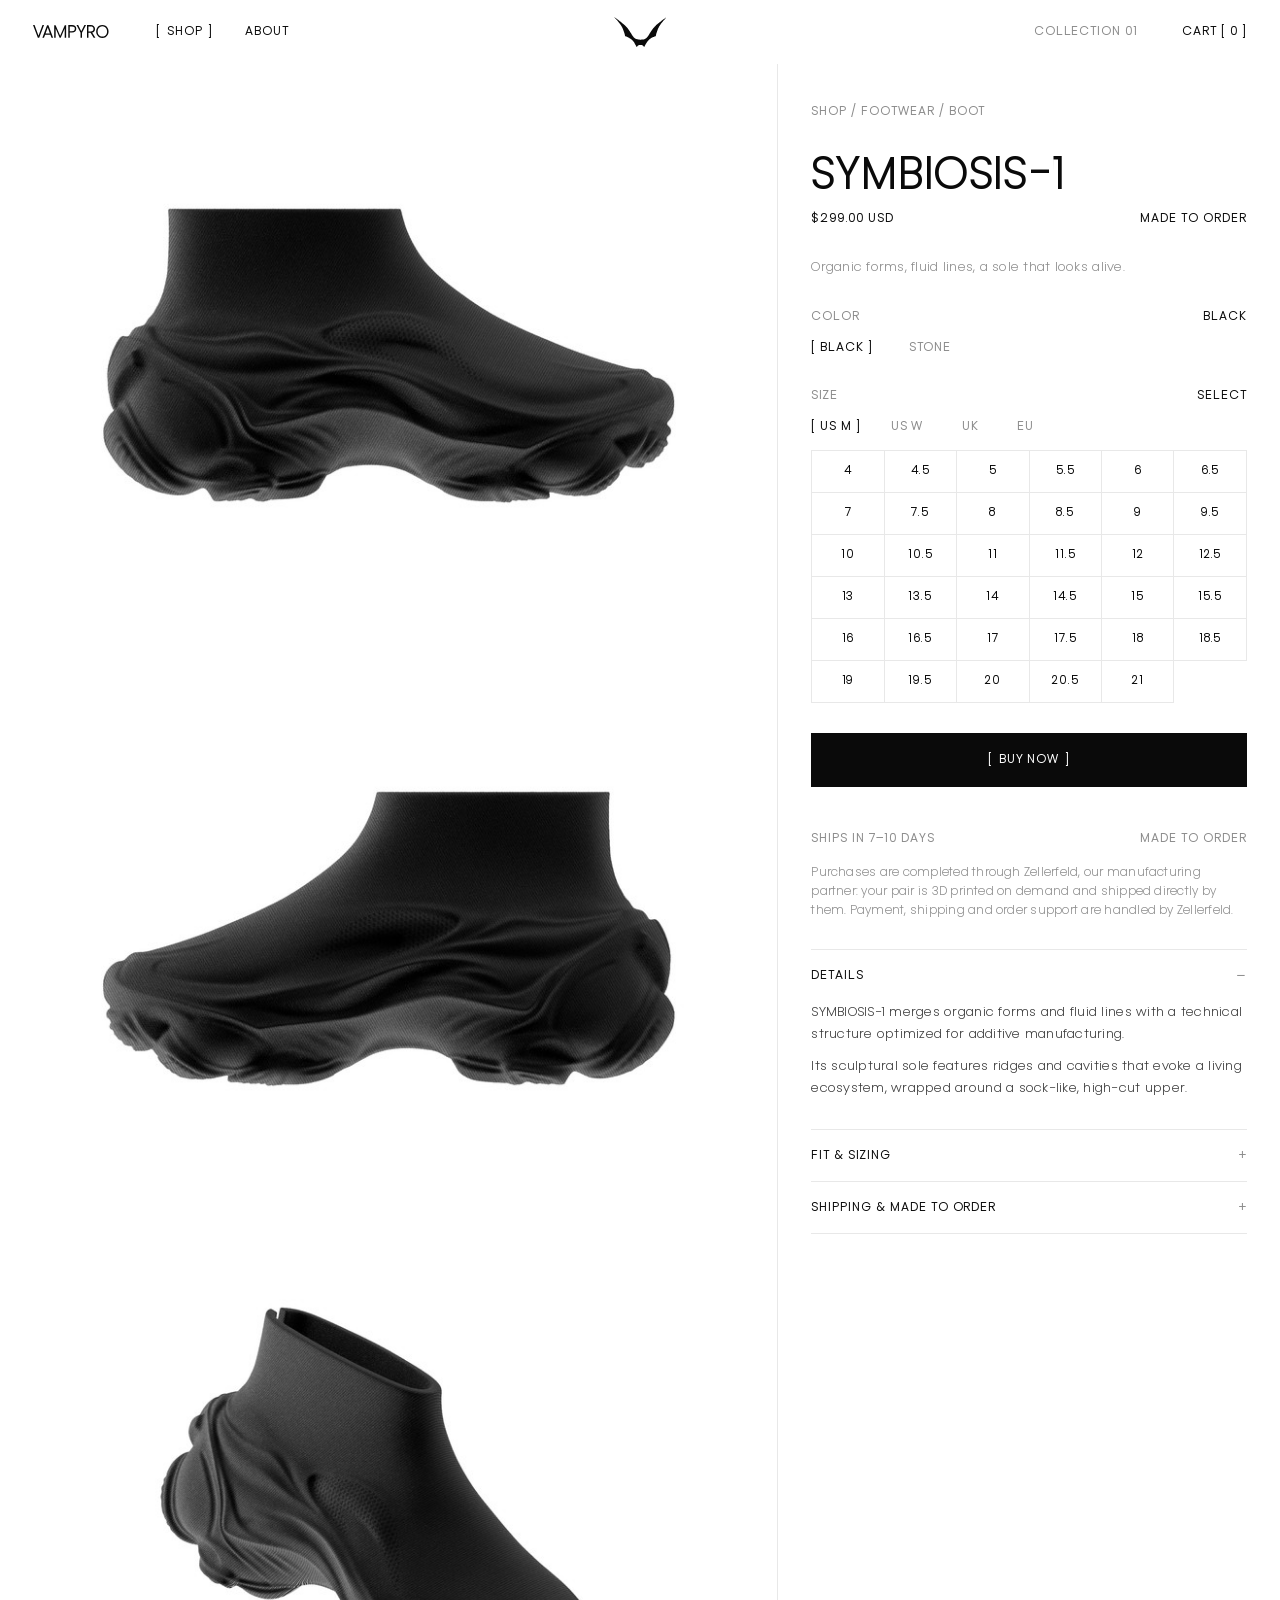
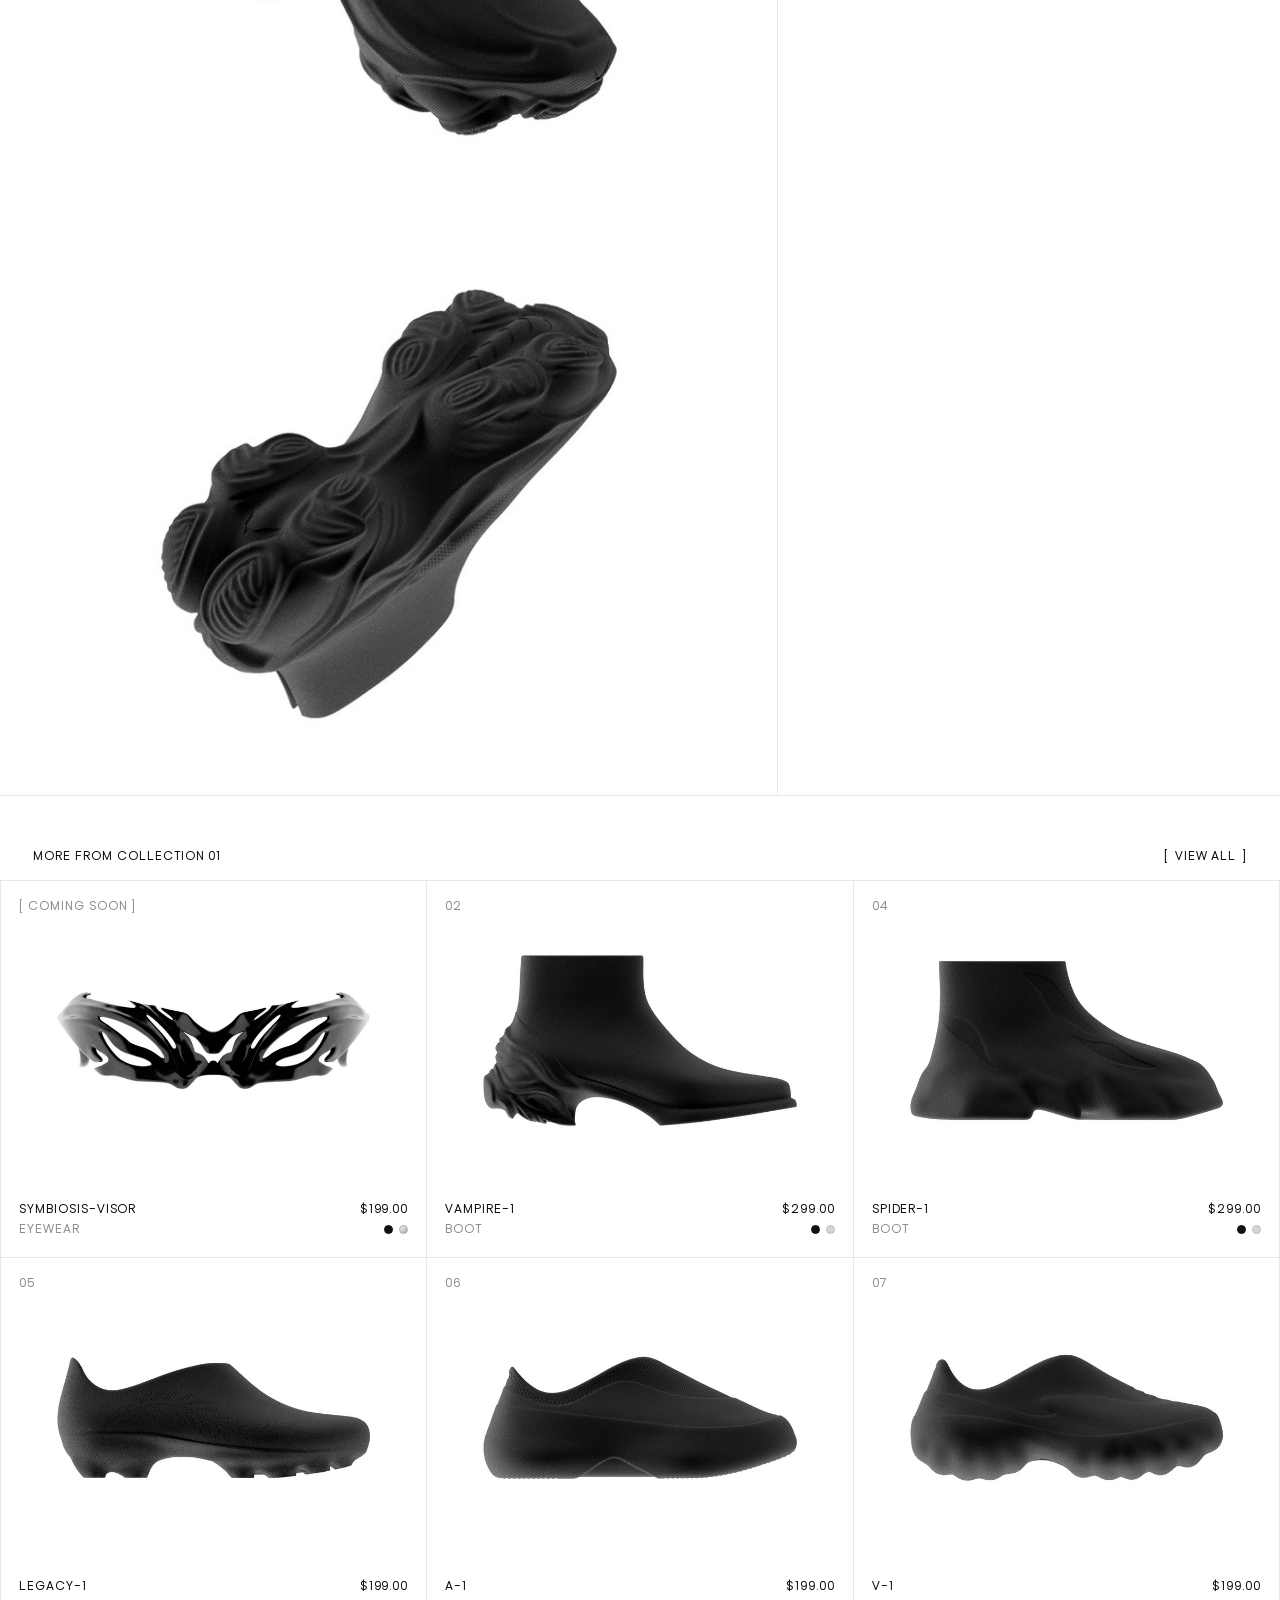
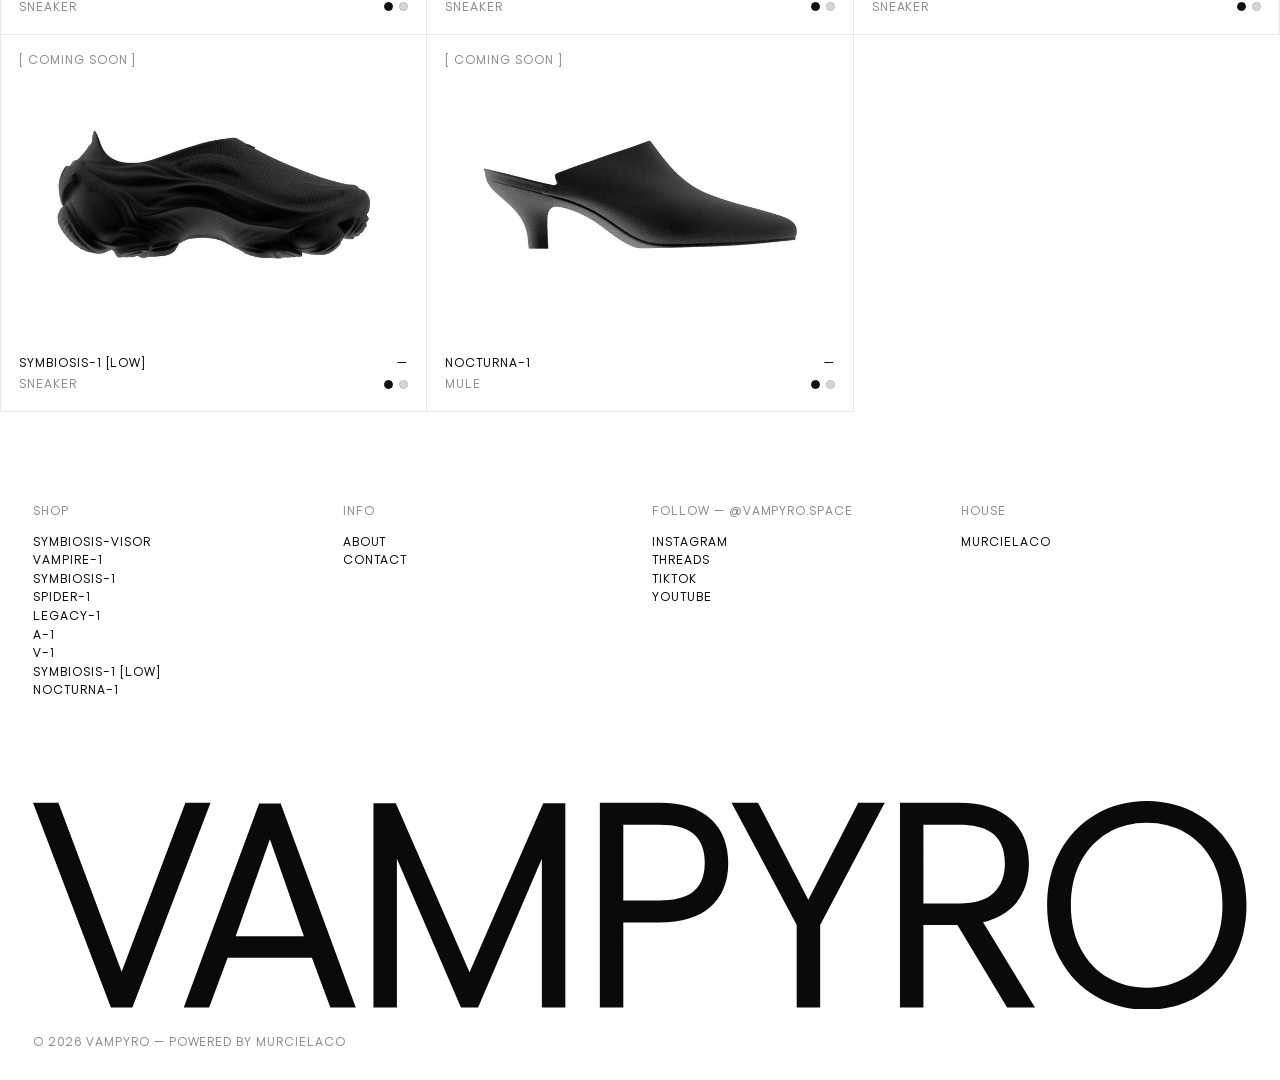
<file: symbiosis-1/index.html>
<!doctype html>
<html lang="en">
<head>
<meta charset="utf-8">
<meta name="viewport" content="width=device-width, initial-scale=1, viewport-fit=cover">
<title>VAMPYRO</title>
<meta name="description" content="SYMBIOSIS-1 by VAMPYRO. Organic forms, fluid lines, a sole that looks alive. 3D printed on demand. Black or Stone.">
<meta name="theme-color" content="#ffffff">
<link rel="canonical" href="https://vampyro.space/symbiosis-1/">
<meta property="og:type" content="website">
<meta property="og:site_name" content="VAMPYRO">
<meta property="og:title" content="SYMBIOSIS-1 — VAMPYRO">
<meta property="og:description" content="SYMBIOSIS-1 by VAMPYRO. Organic forms, fluid lines, a sole that looks alive. 3D printed on demand. Black or Stone.">
<meta property="og:url" content="https://vampyro.space/symbiosis-1/">
<meta property="og:image" content="https://vampyro.space/assets/og-symbiosis-1.jpg">
<meta property="og:image:width" content="1200"><meta property="og:image:height" content="630">
<meta name="twitter:card" content="summary_large_image">
<link rel="icon" href="/assets/favicon-v2.svg?v=4" type="image/svg+xml">
<link rel="icon" href="/assets/favicon-32.png?v=4" sizes="32x32" type="image/png">
<link rel="icon" href="/assets/favicon-gray-192.png?v=5" sizes="192x192" type="image/png">
<link rel="apple-touch-icon" href="/assets/apple-touch-icon.png?v=4">
<link rel="preload" href="/fonts/metal-bat-regular.woff2" as="font" type="font/woff2" crossorigin>
<link rel="stylesheet" href="/assets/style.css?v=13">
</head>
<body>
<a class="skip" href="#main">Skip to content</a>
<header class="hd" id="hd">
  <nav aria-label="Primary"><a class="wm hide-s" href="/" aria-label="VAMPYRO home"><svg xmlns="http://www.w3.org/2000/svg" viewBox="3201.4 5494.6 13262.7 2281.4" fill="currentColor" fill-rule="evenodd"><path d="M4287.8 7751.8l-235.38 0 -850.99 -2239.11 87.52 0 147.86 0 42.25 0 691.05 1846.82 697.08 -1846.82 42.25 0 144.84 0 87.52 0 -854 2239.11zm796.71 0l-147.87 0 -87.51 0 823.82 -2230.83 235.38 0 820.81 2230.83 -87.51 0 -147.87 0 -42.25 0 -202.18 -543.18 -920.39 0 -202.18 543.18 -42.25 0zm331.94 -778.56l745.37 0 -371.18 -1061.86 -374.19 1061.86zm3603.1 -1455.28l0 2233.84 -60.36 0 -135.79 0 -60.36 0 0 -1626.17 -697.08 1626.17 -39.23 0 -108.63 0 -39.23 0 -700.1 -1626.17 0 1626.17 -60.36 0 -135.79 0 -60.35 0 0 -2233.84 60.35 0 144.85 0 39.23 0 805.71 1847.58 805.72 -1847.58 39.23 0 141.83 0 60.36 0zm1026 1304.4l-392.29 0 0 929.44 -60.36 0 -135.79 0 -60.35 0 0 -2239.11 648.79 0c249.47,0 437.57,59.35 564.31,178.04 126.74,118.7 190.11,279.64 190.11,482.83 0,203.19 -64.37,362.12 -193.13,476.79 -128.75,114.68 -315.85,172.01 -561.29,172.01zm497.92 -651.82c0,-136.8 -38.22,-240.4 -114.67,-310.82 -76.45,-70.41 -204.2,-105.61 -383.25,-105.61l-392.29 0 0 826.84 392.29 0c152.9,0 270.59,-27.16 353.07,-81.48 96.57,-66.39 144.85,-176.03 144.85,-328.93zm1677.83 -657.85l289.69 0 -706.13 1336.83 0 902.28 -60.36 0 -135.79 0 -60.35 0 0 -902.28 -712.17 -1336.83 289.69 0 549.22 1062.22 546.2 -1062.22zm1931.31 2239.11l-304.79 0 -543.18 -902.28 -371.17 0 0 902.28 -60.36 0 -135.79 0 -60.35 0 0 -2239.11 642.76 0c251.47,0 442.09,60.86 571.85,182.57 129.76,121.71 194.64,283.16 194.64,484.34 0,177.03 -50.3,324.9 -150.89,443.59 -86.5,96.57 -203.19,161.95 -350.05,196.15l567.33 932.46zm-1219.14 -1997.69l0 860.03 392.29 0c171.01,0 296.74,-39.23 377.21,-117.69 80.47,-78.46 120.71,-184.08 120.71,-316.85 0,-158.93 -49.29,-272.6 -147.87,-341 -82.48,-56.33 -201.17,-84.49 -356.08,-84.49l-386.26 0zm2999.56 1876.99c-166.98,96.56 -353.07,144.84 -558.27,144.84 -205.2,0 -391.29,-48.78 -558.27,-146.35 -166.98,-97.57 -297.24,-233.37 -390.79,-407.39 -93.55,-174.02 -140.32,-370.17 -140.32,-588.44 0,-218.28 46.77,-413.93 140.32,-586.94 93.55,-173.01 223.81,-308.31 390.79,-405.88 166.98,-97.57 353.07,-146.35 558.27,-146.35 205.2,0 391.29,48.78 558.27,146.35 166.98,97.57 297.24,232.87 390.79,405.88 93.54,173.01 140.32,368.66 140.32,586.94 0,218.27 -46.78,414.42 -140.32,588.44 -93.55,174.02 -223.81,310.32 -390.79,408.9zm-980.74 -205.2c124.73,72.42 265.55,108.63 422.47,108.63 156.92,0 297.74,-36.21 422.47,-108.63 124.73,-72.43 223.31,-176.54 295.74,-312.33 72.42,-135.8 108.63,-295.74 108.63,-479.81 0,-184.08 -36.21,-344.02 -108.63,-479.81 -72.43,-135.8 -171.01,-239.91 -295.74,-312.33 -124.73,-72.43 -265.55,-108.64 -422.47,-108.64 -156.92,0 -297.74,36.21 -422.47,108.64 -124.73,72.42 -223.81,176.53 -297.24,312.33 -73.43,135.79 -110.15,295.73 -110.15,479.81 0,184.07 36.72,344.01 110.15,479.81 73.43,135.79 172.51,239.9 297.24,312.33z"></path></svg></a><a href="/#shop" class="nl on" data-nav="shop">Shop</a><a href="/#about" class="nl hide-s" data-nav="about">About</a></nav>
  <a class="mark" href="/" aria-label="VAMPYRO"><svg aria-hidden="true" xmlns="http://www.w3.org/2000/svg" viewBox="-55825.4 -5492.8 31826.8 18062.3" fill="currentColor" fill-rule="evenodd"><path d="M-49176.5 6047.71c29.41,0 62.7,10.52 89.28,14.89 195.66,32.42 396.61,94.07 583.42,156.34 53.22,17.72 103.3,34.83 154.93,53.41 428.73,154.13 756.37,314.04 1169.29,518.5l274.36 147.55c24.49,12.12 41.72,24.61 66.08,38.15 25.11,13.97 46.58,26.52 69.59,39.75 44.98,25.9 86.51,49.4 132.17,76.23 261.62,153.82 525.45,316.2 770.96,494.88l246.36 175.6c82.08,61.65 395.32,301.56 469.03,374.84l166.69 151.05c93.64,82.45 179.35,175.17 268.26,263.04 19.88,19.69 29.54,35.13 49.41,54.76 9.97,9.84 16.43,16.06 26.21,25.9 44.3,44.79 81.16,95.93 124.84,140.84l145.89 171.85c150.13,168.41 274.05,358.59 409.91,538.2 105.21,139.18 201.13,296.57 295.64,443.99l625.14 1062.67c40.11,66.02 72.17,138.87 112.6,205.2l110.38 202.12c91.49,185.45 201.63,364.25 295.09,548.78 82.82,163.42 177.88,320.19 262.36,482.57 6.09,11.81 10.15,21.66 17.29,34.82l36.92 67.19c9.41,15.51 14.21,19.63 18.64,38.71l10.4 0c7.38,-27.57 357.05,-454.27 425.84,-522.26 569.51,-562.19 893.9,-717.49 1709.96,-717.49l255.22 0c907.98,0 1273.16,232.21 1855.65,884.35 20.74,23.82 273.37,330.05 280.14,355.4l10.4 0c7.26,-31.14 71.99,-137.58 90.2,-170.25l56.67 -104.85c13.17,-21.66 24.37,-44.18 37.1,-67.07l201.45 -376.74c6.95,-13.41 11.57,-18.77 19.2,-32.92l222.3 -413.23c13.29,-26.39 23.38,-41.65 36.36,-67.8l112.66 -205.08c6.83,-11.75 10.46,-21.29 17.54,-34.51l246.73 -440.92c134.38,-240.4 327.58,-566.93 476.73,-789.11 14.7,-21.91 26.52,-42.52 40.61,-63.56l366.83 -529.15c8.8,-11.81 14.22,-17.04 23.14,-28.98 90.26,-120.6 186.92,-237.69 281.25,-354.22l220.76 -253.26c75.19,-81.28 270.79,-286.41 343.34,-344.25 21.04,-16.8 34.7,-36.24 56.54,-52.92l340.87 -289.43c41.59,-32.67 77.53,-62.2 119.8,-93.77 41.47,-31.01 77.46,-59.37 118.32,-90.08l818.77 -551.24 533.02 -310.78 349.12 -182.25c48.36,-24.18 90.57,-45.28 138.93,-69.46 25.23,-12.68 44.18,-22.03 69.4,-34.77 26.09,-13.1 50.21,-22.33 74.7,-34.7 46.33,-23.38 93.34,-43.07 142.38,-65.96 146.62,-68.54 297.8,-126.63 448.48,-187.05l310.97 -111c107.68,-35.87 210.92,-65.16 324.51,-97.4 57.65,-16.36 111.98,-28.48 171.91,-41.65 51.56,-11.39 129.64,-33.47 180.15,-33.47 0,-73.04 21.72,-177.39 31.51,-249.75 11.2,-83.13 28.3,-165.08 41.41,-245.13 6.27,-38.46 13.47,-78.94 22.08,-118.57l77.96 -349.18c75.13,-296.69 153.89,-601.5 243.1,-892.47 88.61,-288.94 175.42,-576.1 277.38,-858.21l71.55 -209.75c75.44,-227.85 215.36,-603.36 307.34,-833.48 27.81,-69.58 53.66,-134.13 81.84,-204.64 80.23,-200.59 168.65,-397.6 253.8,-595.36l133.89 -293.18c7.69,-15.32 14.58,-28.18 22.64,-45.1 9.05,-18.71 13.11,-31.81 22.52,-50.46 75.87,-150.56 206.56,-435.38 286.05,-568.22l49.16 -91.49c111.99,-215.29 236.7,-425.47 361.61,-633.32 106.38,-177.02 217.69,-350.41 332.19,-522.13l231.29 -336.51c10.65,-16.12 18.28,-25.78 28.12,-39.62l90.76 -127.98c135.24,-186.99 338.96,-470.02 486.26,-649.32l250.55 -317.24c42.08,-53.1 84.29,-102.08 126.38,-154.93l419.07 -502.94c13.54,-17.47 22.03,-23.5 34.21,-38.7 12.49,-15.63 21.6,-24.12 33.53,-39.44 13.11,-16.92 21.72,-24.3 33.41,-39.5 19.94,-25.91 43.38,-48.43 64.73,-75.93l264.7 -303.09c73.77,-73.71 224.7,-261.99 302.29,-338.47 15.38,-15.2 19.32,-24.37 33.66,-39.26l544.41 -596.34c70.94,-70.14 132.41,-148.16 203.23,-218.73 94.57,-94.39 178.86,-200.28 273.49,-294.36 13.05,-12.98 24.18,-23.07 36.49,-36.36 13.78,-14.89 18.27,-23.87 33.78,-39.19 12.61,-12.43 21.35,-21.36 33.96,-33.78l309.86 -330.85c60.18,-59.8 113.71,-125.39 174.56,-184.83 14.71,-14.4 29.41,-22.7 22.09,-40.42 -14.34,-5.97 -18.46,0.49 -34.27,12.43l-369.97 260.51c-48.18,31.75 -90.82,66.2 -137.52,96.91 -90.94,59.8 -178.62,127.36 -268.76,189.57 -150.87,104.17 -392.06,270.91 -540.1,381.97l-67.32 47.32c-205.56,140.16 -404.79,290.41 -608.39,433.41l-1202.59 875.86c-88.23,66.21 -173.94,129.09 -262.67,195.66l-1046.24 803.02 -1292.47 1072.51c-12.68,11.88 -18.52,13.42 -31.38,25.91 -21.42,20.79 -38.34,34.08 -59.75,54.88l-60.85 53.71c-15.32,11.82 -17.29,13.97 -30.33,27.02 -13.54,13.59 -20.56,16.12 -33.97,28.55l-507.31 471.98c-59.8,47.69 -113.33,117.65 -174.8,169.02 -53.78,44.92 -234.61,232.22 -286.79,291.41 -44.42,50.45 -98.75,92.91 -143.17,143.36l-111.93 122.44c-19.75,20.55 -38.33,36.49 -57.46,57.16l-408.86 455.87c-121.65,130.81 -228.95,274.24 -346.54,408.8 -36.73,42.02 -67.43,82.51 -103.73,125.46l-886.39 1186.83c-17.23,23.14 -30.27,43.62 -46.58,68.05 -16.06,23.94 -30.64,43.13 -46.94,67.62 -32.18,48.3 -63.38,92.48 -94.82,139.61l-318.72 488.66c-127.86,199.24 -256.88,397.97 -377.67,601.7 -8.61,14.52 -14.7,25.41 -23.5,39.01l-261.68 425.96c-144.35,240.15 -296.39,474.82 -442.7,713.68l-294.79 455.31c-8,12.06 -13.41,22.83 -21.72,35.63 -8.98,13.72 -14.83,19.38 -24.12,33.16 -9.29,13.6 -15.44,23.32 -24.98,37.6l-580.28 800.06c-67.81,86.88 -138.26,168.53 -209.94,253.74 -10.27,12.25 -17.04,16.25 -27.5,29.78 -11.45,14.77 -13.97,17.66 -26.89,30.4 -39.01,38.15 -71,81.4 -109.46,119.8l-85.89 85.95c-44.86,50.95 -95.19,95.06 -143.18,143.3l-93.83 83.25c-70.52,65.53 -146.57,125.58 -223.11,183.3l-133.52 95.67c-47.93,31.81 -92.17,61.72 -142.56,91.87 -108.17,64.79 -218.55,127.92 -335.58,180.09 -13.35,5.97 -22.95,12.06 -38.7,18.58 -272.51,112.54 -479.19,195.54 -778.77,257.87l-293.62 55.38c-92.54,15.26 -209.2,36.05 -301,42.82 -109.27,8 -210.92,25.48 -317.49,26.34 -27.19,0.18 -28.67,4.12 -51.99,5.29 -23.57,1.17 -36.55,-0.49 -59.5,3.01 -66.82,10.09 -153.02,-0.49 -219.6,9.6 -34.27,5.17 -74.82,3.02 -111.61,3.02 -45.41,-0.07 -74.76,5.47 -114.44,5.29 -159.3,-0.62 -301.62,5.1 -458.58,5.1l-458.45 -5.1c-37.78,0.18 -52.06,-5.6 -88.36,-5.42 -31.32,0.13 -62.63,0 -93.95,0.19 -37.78,0.18 -52.06,-5.6 -88.36,-5.42 -116.47,0.56 -240.45,-11.87 -349.42,-20.42l-259.84 -21.48c-184.83,-13.66 -545.39,-84.78 -711.89,-126.81 -265.93,-67.13 -570.68,-171.17 -813.04,-301.68 -270.12,-145.45 -456.92,-272.82 -690.91,-470.75l-124.85 -109.59c-16.85,-16.98 -29.96,-30.02 -46.7,-47.01 -31.87,-32.24 -66.51,-56.3 -94.75,-92.84 -31.69,-41.04 -82.2,-77.78 -116.04,-118.32 -9.6,-11.51 -9.85,-14.34 -20.99,-25.91l-132.96 -148.34c-99.37,-106.94 -203.91,-241.38 -291.83,-359.27 -14.65,-19.57 -26.71,-33.66 -40.98,-52.79l-235.78 -321.62c-27.01,-38.94 -49.28,-73.65 -76.79,-110.75 -13.97,-18.76 -24.24,-35.25 -38.7,-55.07l-148.28 -221.56c-45.72,-76.73 -98.64,-151.36 -148.78,-226.24 -113.34,-169.39 -215.6,-346.78 -326.04,-517.89 -122.2,-189.27 -238.06,-384.13 -356.26,-576.22 -48.3,-78.58 -92.41,-150.81 -140.59,-229.2l-285.19 -459.74c-80.66,-136.41 -168.96,-268.09 -255.71,-400.62 -13.79,-21.04 -22.4,-36.36 -36.43,-57.34l-297.92 -447.01c-202.8,-292.63 -411.57,-579.91 -625.01,-864.79 -186.13,-248.58 -382.34,-487.87 -582.07,-725.49l-390.28 -448.36c-59.8,-64.3 -117.09,-133.15 -179.78,-195.24l-88.61 -93.77c-18.15,-17.96 -26.02,-31.56 -44.17,-49.53l-463.69 -474.02c-33.16,-33.1 -63.37,-58.14 -96.35,-91.12l-871.25 -806.15c-10.52,-8.06 -12,-10.09 -22.15,-19.51l-531.61 -452.91c-185.94,-156.47 -377.05,-307.65 -566.93,-459.26l-625.14 -489.64c-18.95,-14.28 -34.14,-25.42 -52.97,-40.8 -152.59,-124.59 -321.49,-245.31 -479.81,-364.07 -73.34,-54.94 -142,-105.15 -215.1,-159.97 -105.77,-79.37 -210.92,-162.68 -320.26,-237.07l-539.3 -393.17c-36.06,-26.95 -70.88,-50.46 -105.59,-76.73l-163.6 -117.7c-127.98,-88.36 -250.61,-184.28 -379.2,-271.9 -147.24,-100.42 -288.27,-209.08 -435.51,-309.43l-655.9 -464.05c-36.11,-27.01 -71.06,-48.18 -107.12,-75.19 -159.79,-119.67 -382.77,-267.65 -550.68,-386.96 -12.49,-8.86 -43.38,-40.42 -52.86,-22.76 -8.3,15.38 24.31,38.58 35.88,50.08 33.16,33.17 58.14,63.38 91.18,96.42l179.73 190.06c18.21,17.97 26.02,31.63 44.18,49.59l292.01 312.26c7.75,9.23 14.58,15.14 23.2,23.69 77.52,77.04 146.87,162.75 224.03,239.6 8.67,8.67 15.44,14.52 23.38,23.5l515.79 562.44c17.91,17.72 25.6,31.38 44.24,49.59 18.71,18.34 26.95,32.18 44.18,49.59 8.74,8.8 15.2,14.22 23.63,23.26l698.48 791.32c8.06,10.03 14.27,14.53 22.33,24.49l83.93 98.45c11.01,11.63 11.44,14.34 21.04,25.84l150.87 177.33c31.19,33.59 55.37,67.37 85.89,101.64l169.64 205.39c151.48,179.23 359.02,438.08 496.97,622.98 53.96,72.3 105.21,138.62 159.24,210.61 27.99,37.29 52.42,69.84 80.41,107.13l426.4 599.78c14.58,20.06 23.69,36.79 37.9,55.93 66.82,89.96 124.72,188.71 186.19,282.6 13.84,21.23 23.93,34.83 36.92,56.86 12.3,20.73 22.33,33.16 34.58,53.96l315.09 523.55c24.24,40.11 43.5,79.62 67.74,119.79 12,19.94 22.33,39.14 33.9,59.87 6.65,11.88 9.17,19.08 15.69,31.2l83.44 150.99c40.67,80.05 80.41,167.11 126.25,243.65 64.98,108.48 154.38,319.09 215.72,440.55l204.96 446.27c42.27,88.05 130.31,303.22 167.17,395.39 79.62,199.23 162.13,396.86 234.12,599.35l50.14 137.33c62.76,157.52 108.73,326.11 171.92,484.48 36.05,90.39 64.54,185.94 95.74,279.35 69.77,209.38 143.05,422.82 202.24,636.33l106.08 357.61c28.24,99.24 55.56,195.35 80.35,294.66 75.93,303.77 152.72,604.52 200.96,919 9.23,60.11 43.87,271.03 43.87,331.21z"></path></svg></a>
  <nav class="r" aria-label="Secondary"><span class="muted hide-s">Collection 01</span><button type="button" class="cartbtn" id="openCart">Cart <span class="cb">[ <b id="cc">0</b> ]</span></button></nav>
</header>
<main id="main">
<section class="pdp">
  <div class="gwrap"><div class="gal" id="gal"><figure><img data-view="side" src="/assets/img/symbiosis-1-black-side-1600.jpg" srcset="/assets/img/symbiosis-1-black-side-800.jpg 800w, /assets/img/symbiosis-1-black-side-1600.jpg 1600w" sizes="(max-width:900px) 100vw, 60vw" alt="SYMBIOSIS-1 — side view" loading="eager" width="1600" height="1200"></figure><figure><img data-view="side2" src="/assets/img/symbiosis-1-black-side2-1600.jpg" srcset="/assets/img/symbiosis-1-black-side2-800.jpg 800w, /assets/img/symbiosis-1-black-side2-1600.jpg 1600w" sizes="(max-width:900px) 100vw, 60vw" alt="SYMBIOSIS-1 — side view" loading="lazy" width="1600" height="1200"></figure><figure><img data-view="three-quarter" src="/assets/img/symbiosis-1-black-three-quarter-1600.jpg" srcset="/assets/img/symbiosis-1-black-three-quarter-800.jpg 800w, /assets/img/symbiosis-1-black-three-quarter-1600.jpg 1600w" sizes="(max-width:900px) 100vw, 60vw" alt="SYMBIOSIS-1 — three quarter view" loading="lazy" width="1600" height="1200"></figure><figure><img data-view="sole" src="/assets/img/symbiosis-1-black-sole-1600.jpg" srcset="/assets/img/symbiosis-1-black-sole-800.jpg 800w, /assets/img/symbiosis-1-black-sole-1600.jpg 1600w" sizes="(max-width:900px) 100vw, 60vw" alt="SYMBIOSIS-1 — sole view" loading="lazy" width="1600" height="1200"></figure></div><div class="dots" id="dots"><i class="on"></i><i></i><i></i><i></i></div></div>
  <aside class="panel"><div class="in">
      <div class="crumbs"><a href="/#shop">Shop</a> / <a href="/#footwear">Footwear</a> / Boot</div>
      <div class="ttl"><h1>SYMBIOSIS-1</h1><div class="sub"><span class="p">$299.00 USD</span><span>Made to order</span></div></div>
      <p style="margin:0;color:var(--mute);text-transform:none;letter-spacing:.02em;font-size:13px;font-weight:300">Organic forms, fluid lines, a sole that looks alive.</p>
      <div class="opt">
        <div class="lab"><span>Color</span><b id="colorLabel">Black</b></div>
        <div class="colors"><button type="button" class="choice" data-color="black" aria-pressed="true">Black</button><button type="button" class="choice" data-color="stone" aria-pressed="false">Stone</button></div>
      </div>
      <div class="opt">
        <div class="lab"><span>Size</span><b id="sizeLabel">Select</b></div>
        <div class="systems" role="group" aria-label="Size system"><button type="button" class="choice" data-sys="USM" aria-pressed="true">US M</button><button type="button" class="choice" data-sys="USW" aria-pressed="false">US W</button><button type="button" class="choice" data-sys="UK" aria-pressed="false">UK</button><button type="button" class="choice" data-sys="EU" aria-pressed="false">EU</button></div>
        <div class="sizes" id="sizes" role="radiogroup" aria-label="Size"></div>
      </div>
      <div class="buy">
        <button class="cta" id="buy" type="button"><span class="br">Buy now</span></button>
        <div class="msg" id="msg" role="status" aria-live="polite"></div>
        <div class="note"><span>Ships in 7&ndash;10 days</span><span>Made to order</span></div>
        <p class="via">Purchases are completed through Zellerfeld, our manufacturing partner: your pair is 3D printed on demand and shipped directly by them. Payment, shipping and order support are handled by Zellerfeld.</p>
      </div>
      <div class="acc">
        <details open><summary>Details</summary><div class="body"><p>SYMBIOSIS-1 merges organic forms and fluid lines with a technical structure optimized for additive manufacturing.</p><p>Its sculptural sole features ridges and cavities that evoke a living ecosystem, wrapped around a sock-like, high-cut upper.</p></div></details>
        <details><summary>Fit &amp; sizing</summary><div class="body"><p>Pick your usual size in US Men, US Women, UK or EU &mdash; every size is available.</p></div></details>
        <details><summary>Shipping &amp; made to order</summary><div class="body"><p>Each pair is 3D printed when you order it, from a breathable, recyclable foam. No glue, no stitching.</p><p>Estimated delivery 7&ndash;10 days. </p></div></details>
      </div>
  </div></aside>
</section>
<section class="more">
  <div class="sh"><h2>More from Collection 01</h2><a href="/#shop" class="br">View all</a></div>
  <div class="grid"><a class="card rv" href="/symbiosis-visor/" data-cat="Accessories">
  <div class="ph">
    <img src="/assets/img/symbiosis-visor-black-front-800.jpg" srcset="/assets/img/symbiosis-visor-black-front-800.jpg 800w, /assets/img/symbiosis-visor-black-front-1600.jpg 1600w" sizes="(max-width:640px) 50vw, 50vw" alt="SYMBIOSIS-VISOR in black" loading="eager" width="800" height="600">
    <img class="alt" src="/assets/img/symbiosis-visor-silver-front-800.jpg" srcset="/assets/img/symbiosis-visor-silver-front-800.jpg 800w, /assets/img/symbiosis-visor-silver-front-1600.jpg 1600w" sizes="50vw" alt="" loading="lazy" width="800" height="600">
    <span class="tag">[ Coming soon ]</span>
  </div>
  <div class="row"><span>SYMBIOSIS-VISOR</span><span>$199.00</span></div>
  <div class="row"><span>Eyewear</span><span class="sw" aria-label="Black, Silver"><i class="black"></i><i class="silver"></i></span></div>
</a><a class="card rv" href="/vampire-1/" data-cat="Footwear">
  <div class="ph">
    <img src="/assets/img/vampire-1-black-side-800.jpg" srcset="/assets/img/vampire-1-black-side-800.jpg 800w, /assets/img/vampire-1-black-side-1600.jpg 1600w" sizes="(max-width:640px) 50vw, 50vw" alt="VAMPIRE-1 in black" loading="eager" width="800" height="600">
    <img class="alt" src="/assets/img/vampire-1-stone-side-800.jpg" srcset="/assets/img/vampire-1-stone-side-800.jpg 800w, /assets/img/vampire-1-stone-side-1600.jpg 1600w" sizes="50vw" alt="" loading="lazy" width="800" height="600">
    <span class="tag">02</span>
  </div>
  <div class="row"><span>VAMPIRE-1</span><span>$299.00</span></div>
  <div class="row"><span>Boot</span><span class="sw" aria-label="Black, Stone"><i class="black"></i><i class="stone"></i></span></div>
</a><a class="card rv" href="/spider-1/" data-cat="Footwear">
  <div class="ph">
    <img src="/assets/img/spider-1-black-side-800.jpg" srcset="/assets/img/spider-1-black-side-800.jpg 800w, /assets/img/spider-1-black-side-1600.jpg 1600w" sizes="(max-width:640px) 50vw, 50vw" alt="SPIDER-1 in black" loading="lazy" width="800" height="600">
    <img class="alt" src="/assets/img/spider-1-stone-side-800.jpg" srcset="/assets/img/spider-1-stone-side-800.jpg 800w, /assets/img/spider-1-stone-side-1600.jpg 1600w" sizes="50vw" alt="" loading="lazy" width="800" height="600">
    <span class="tag">04</span>
  </div>
  <div class="row"><span>SPIDER-1</span><span>$299.00</span></div>
  <div class="row"><span>Boot</span><span class="sw" aria-label="Black, Stone"><i class="black"></i><i class="stone"></i></span></div>
</a><a class="card rv" href="/legacy-1/" data-cat="Footwear">
  <div class="ph">
    <img src="/assets/img/legacy-1-black-side-800.jpg" srcset="/assets/img/legacy-1-black-side-800.jpg 800w, /assets/img/legacy-1-black-side-1600.jpg 1600w" sizes="(max-width:640px) 50vw, 50vw" alt="LEGACY-1 in black" loading="lazy" width="800" height="600">
    <img class="alt" src="/assets/img/legacy-1-stone-side-800.jpg" srcset="/assets/img/legacy-1-stone-side-800.jpg 800w, /assets/img/legacy-1-stone-side-1600.jpg 1600w" sizes="50vw" alt="" loading="lazy" width="800" height="600">
    <span class="tag">05</span>
  </div>
  <div class="row"><span>LEGACY-1</span><span>$199.00</span></div>
  <div class="row"><span>Sneaker</span><span class="sw" aria-label="Black, Stone"><i class="black"></i><i class="stone"></i></span></div>
</a><a class="card rv" href="/a-1/" data-cat="Footwear">
  <div class="ph">
    <img src="/assets/img/a-1-black-side-800.jpg" srcset="/assets/img/a-1-black-side-800.jpg 800w, /assets/img/a-1-black-side-1600.jpg 1600w" sizes="(max-width:640px) 50vw, 50vw" alt="A-1 in black" loading="lazy" width="800" height="600">
    <img class="alt" src="/assets/img/a-1-stone-side-800.jpg" srcset="/assets/img/a-1-stone-side-800.jpg 800w, /assets/img/a-1-stone-side-1600.jpg 1600w" sizes="50vw" alt="" loading="lazy" width="800" height="600">
    <span class="tag">06</span>
  </div>
  <div class="row"><span>A-1</span><span>$199.00</span></div>
  <div class="row"><span>Sneaker</span><span class="sw" aria-label="Black, Stone"><i class="black"></i><i class="stone"></i></span></div>
</a><a class="card rv" href="/v-1/" data-cat="Footwear">
  <div class="ph">
    <img src="/assets/img/v-1-black-side-800.jpg" srcset="/assets/img/v-1-black-side-800.jpg 800w, /assets/img/v-1-black-side-1600.jpg 1600w" sizes="(max-width:640px) 50vw, 50vw" alt="V-1 in black" loading="lazy" width="800" height="600">
    <img class="alt" src="/assets/img/v-1-stone-side-800.jpg" srcset="/assets/img/v-1-stone-side-800.jpg 800w, /assets/img/v-1-stone-side-1600.jpg 1600w" sizes="50vw" alt="" loading="lazy" width="800" height="600">
    <span class="tag">07</span>
  </div>
  <div class="row"><span>V-1</span><span>$199.00</span></div>
  <div class="row"><span>Sneaker</span><span class="sw" aria-label="Black, Stone"><i class="black"></i><i class="stone"></i></span></div>
</a><a class="card rv" href="/symbiosis-1-low/" data-cat="Footwear">
  <div class="ph">
    <img src="/assets/img/symbiosis-1-low-black-side-800.jpg" srcset="/assets/img/symbiosis-1-low-black-side-800.jpg 800w, /assets/img/symbiosis-1-low-black-side-1600.jpg 1600w" sizes="(max-width:640px) 50vw, 50vw" alt="SYMBIOSIS-1 [LOW] in black" loading="lazy" width="800" height="600">
    <img class="alt" src="/assets/img/symbiosis-1-low-stone-side-800.jpg" srcset="/assets/img/symbiosis-1-low-stone-side-800.jpg 800w, /assets/img/symbiosis-1-low-stone-side-1600.jpg 1600w" sizes="50vw" alt="" loading="lazy" width="800" height="600">
    <span class="tag">[ Coming soon ]</span>
  </div>
  <div class="row"><span>SYMBIOSIS-1 [LOW]</span><span>—</span></div>
  <div class="row"><span>Sneaker</span><span class="sw" aria-label="Black, Stone"><i class="black"></i><i class="stone"></i></span></div>
</a><a class="card rv" href="/nocturna-1/" data-cat="Footwear">
  <div class="ph">
    <img src="/assets/img/nocturna-1-black-side-800.jpg" srcset="/assets/img/nocturna-1-black-side-800.jpg 800w, /assets/img/nocturna-1-black-side-1600.jpg 1600w" sizes="(max-width:640px) 50vw, 50vw" alt="NOCTURNA-1 in black" loading="lazy" width="800" height="600">
    <img class="alt" src="/assets/img/nocturna-1-stone-side-800.jpg" srcset="/assets/img/nocturna-1-stone-side-800.jpg 800w, /assets/img/nocturna-1-stone-side-1600.jpg 1600w" sizes="50vw" alt="" loading="lazy" width="800" height="600">
    <span class="tag">[ Coming soon ]</span>
  </div>
  <div class="row"><span>NOCTURNA-1</span><span>—</span></div>
  <div class="row"><span>Mule</span><span class="sw" aria-label="Black, Stone"><i class="black"></i><i class="stone"></i></span></div>
</a></div>
</section>
<script>window.PRODUCT={"slug": "symbiosis-1", "name": "SYMBIOSIS-1", "status": "live", "variants": {"black": 57011655803215, "stone": 57011656032591}, "views": ["side", "side2", "three-quarter", "sole"], "checkout": "zellerfeld", "colors": [["black", "Black"], ["stone", "Stone"]], "price": 299.0, "sizes": []};</script>
</main>
<footer class="ft">
  <div><h3>Shop</h3><a href="/symbiosis-visor/">SYMBIOSIS-VISOR</a><a href="/vampire-1/">VAMPIRE-1</a><a href="/symbiosis-1/">SYMBIOSIS-1</a><a href="/spider-1/">SPIDER-1</a><a href="/legacy-1/">LEGACY-1</a><a href="/a-1/">A-1</a><a href="/v-1/">V-1</a><a href="/symbiosis-1-low/">SYMBIOSIS-1 [LOW]</a><a href="/nocturna-1/">NOCTURNA-1</a></div>
  <div><h3>Info</h3><a href="/#about">About</a><a href="mailto:contact@vampyro.space">Contact</a></div>
  <div><h3>Follow &mdash; @vampyro.space</h3><a href="https://www.instagram.com/vampyro.space/" target="_blank" rel="noopener">Instagram</a><a href="https://www.threads.com/@vampyro.space" target="_blank" rel="noopener">Threads</a><a href="https://www.tiktok.com/@vampyro.space" target="_blank" rel="noopener">TikTok</a><a href="https://www.youtube.com/@vampyro-space" target="_blank" rel="noopener">YouTube</a></div>
  <div><h3>House</h3><a href="https://www.murcielaco.com" target="_blank" rel="noopener">MURCIELACO</a></div>
  <div class="big" aria-hidden="true"><svg xmlns="http://www.w3.org/2000/svg" viewBox="3201.4 5494.6 13262.7 2281.4" fill="currentColor" fill-rule="evenodd"><path d="M4287.8 7751.8l-235.38 0 -850.99 -2239.11 87.52 0 147.86 0 42.25 0 691.05 1846.82 697.08 -1846.82 42.25 0 144.84 0 87.52 0 -854 2239.11zm796.71 0l-147.87 0 -87.51 0 823.82 -2230.83 235.38 0 820.81 2230.83 -87.51 0 -147.87 0 -42.25 0 -202.18 -543.18 -920.39 0 -202.18 543.18 -42.25 0zm331.94 -778.56l745.37 0 -371.18 -1061.86 -374.19 1061.86zm3603.1 -1455.28l0 2233.84 -60.36 0 -135.79 0 -60.36 0 0 -1626.17 -697.08 1626.17 -39.23 0 -108.63 0 -39.23 0 -700.1 -1626.17 0 1626.17 -60.36 0 -135.79 0 -60.35 0 0 -2233.84 60.35 0 144.85 0 39.23 0 805.71 1847.58 805.72 -1847.58 39.23 0 141.83 0 60.36 0zm1026 1304.4l-392.29 0 0 929.44 -60.36 0 -135.79 0 -60.35 0 0 -2239.11 648.79 0c249.47,0 437.57,59.35 564.31,178.04 126.74,118.7 190.11,279.64 190.11,482.83 0,203.19 -64.37,362.12 -193.13,476.79 -128.75,114.68 -315.85,172.01 -561.29,172.01zm497.92 -651.82c0,-136.8 -38.22,-240.4 -114.67,-310.82 -76.45,-70.41 -204.2,-105.61 -383.25,-105.61l-392.29 0 0 826.84 392.29 0c152.9,0 270.59,-27.16 353.07,-81.48 96.57,-66.39 144.85,-176.03 144.85,-328.93zm1677.83 -657.85l289.69 0 -706.13 1336.83 0 902.28 -60.36 0 -135.79 0 -60.35 0 0 -902.28 -712.17 -1336.83 289.69 0 549.22 1062.22 546.2 -1062.22zm1931.31 2239.11l-304.79 0 -543.18 -902.28 -371.17 0 0 902.28 -60.36 0 -135.79 0 -60.35 0 0 -2239.11 642.76 0c251.47,0 442.09,60.86 571.85,182.57 129.76,121.71 194.64,283.16 194.64,484.34 0,177.03 -50.3,324.9 -150.89,443.59 -86.5,96.57 -203.19,161.95 -350.05,196.15l567.33 932.46zm-1219.14 -1997.69l0 860.03 392.29 0c171.01,0 296.74,-39.23 377.21,-117.69 80.47,-78.46 120.71,-184.08 120.71,-316.85 0,-158.93 -49.29,-272.6 -147.87,-341 -82.48,-56.33 -201.17,-84.49 -356.08,-84.49l-386.26 0zm2999.56 1876.99c-166.98,96.56 -353.07,144.84 -558.27,144.84 -205.2,0 -391.29,-48.78 -558.27,-146.35 -166.98,-97.57 -297.24,-233.37 -390.79,-407.39 -93.55,-174.02 -140.32,-370.17 -140.32,-588.44 0,-218.28 46.77,-413.93 140.32,-586.94 93.55,-173.01 223.81,-308.31 390.79,-405.88 166.98,-97.57 353.07,-146.35 558.27,-146.35 205.2,0 391.29,48.78 558.27,146.35 166.98,97.57 297.24,232.87 390.79,405.88 93.54,173.01 140.32,368.66 140.32,586.94 0,218.27 -46.78,414.42 -140.32,588.44 -93.55,174.02 -223.81,310.32 -390.79,408.9zm-980.74 -205.2c124.73,72.42 265.55,108.63 422.47,108.63 156.92,0 297.74,-36.21 422.47,-108.63 124.73,-72.43 223.31,-176.54 295.74,-312.33 72.42,-135.8 108.63,-295.74 108.63,-479.81 0,-184.08 -36.21,-344.02 -108.63,-479.81 -72.43,-135.8 -171.01,-239.91 -295.74,-312.33 -124.73,-72.43 -265.55,-108.64 -422.47,-108.64 -156.92,0 -297.74,36.21 -422.47,108.64 -124.73,72.42 -223.81,176.53 -297.24,312.33 -73.43,135.79 -110.15,295.73 -110.15,479.81 0,184.07 36.72,344.01 110.15,479.81 73.43,135.79 172.51,239.9 297.24,312.33z"></path></svg></div>
  <div class="legal"><span>&copy; 2026 VAMPYRO &mdash; Powered by MURCIELACO</span></div>
</footer>
<div class="scrim" id="scrim" hidden></div>
<aside class="drawer" id="drawer" hidden aria-label="Cart"><div class="dh"><span id="dTitle">Cart</span><button type="button" id="closeCart" class="br">Close</button></div><div class="dbody" id="dbody"></div></aside>
<script src="/assets/app.js?v=13" defer></script>
</body>
</html>
</file>
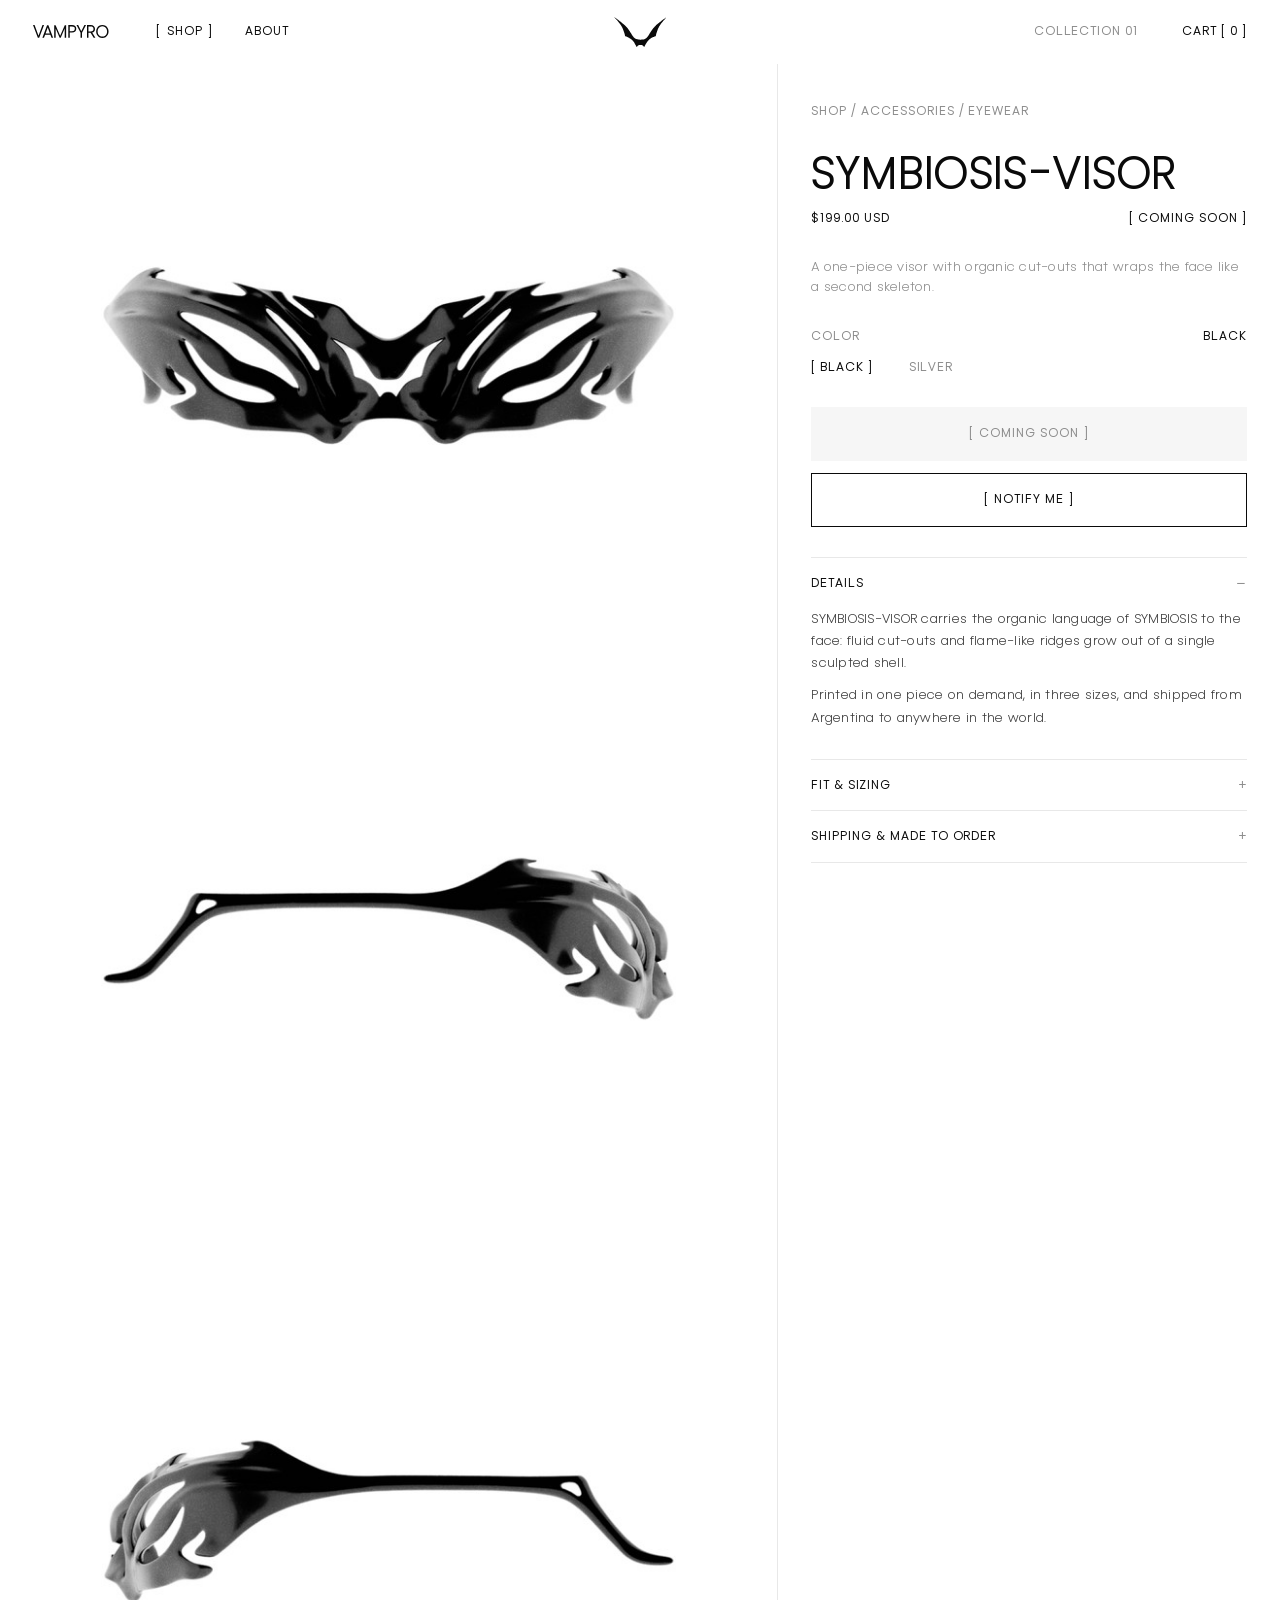
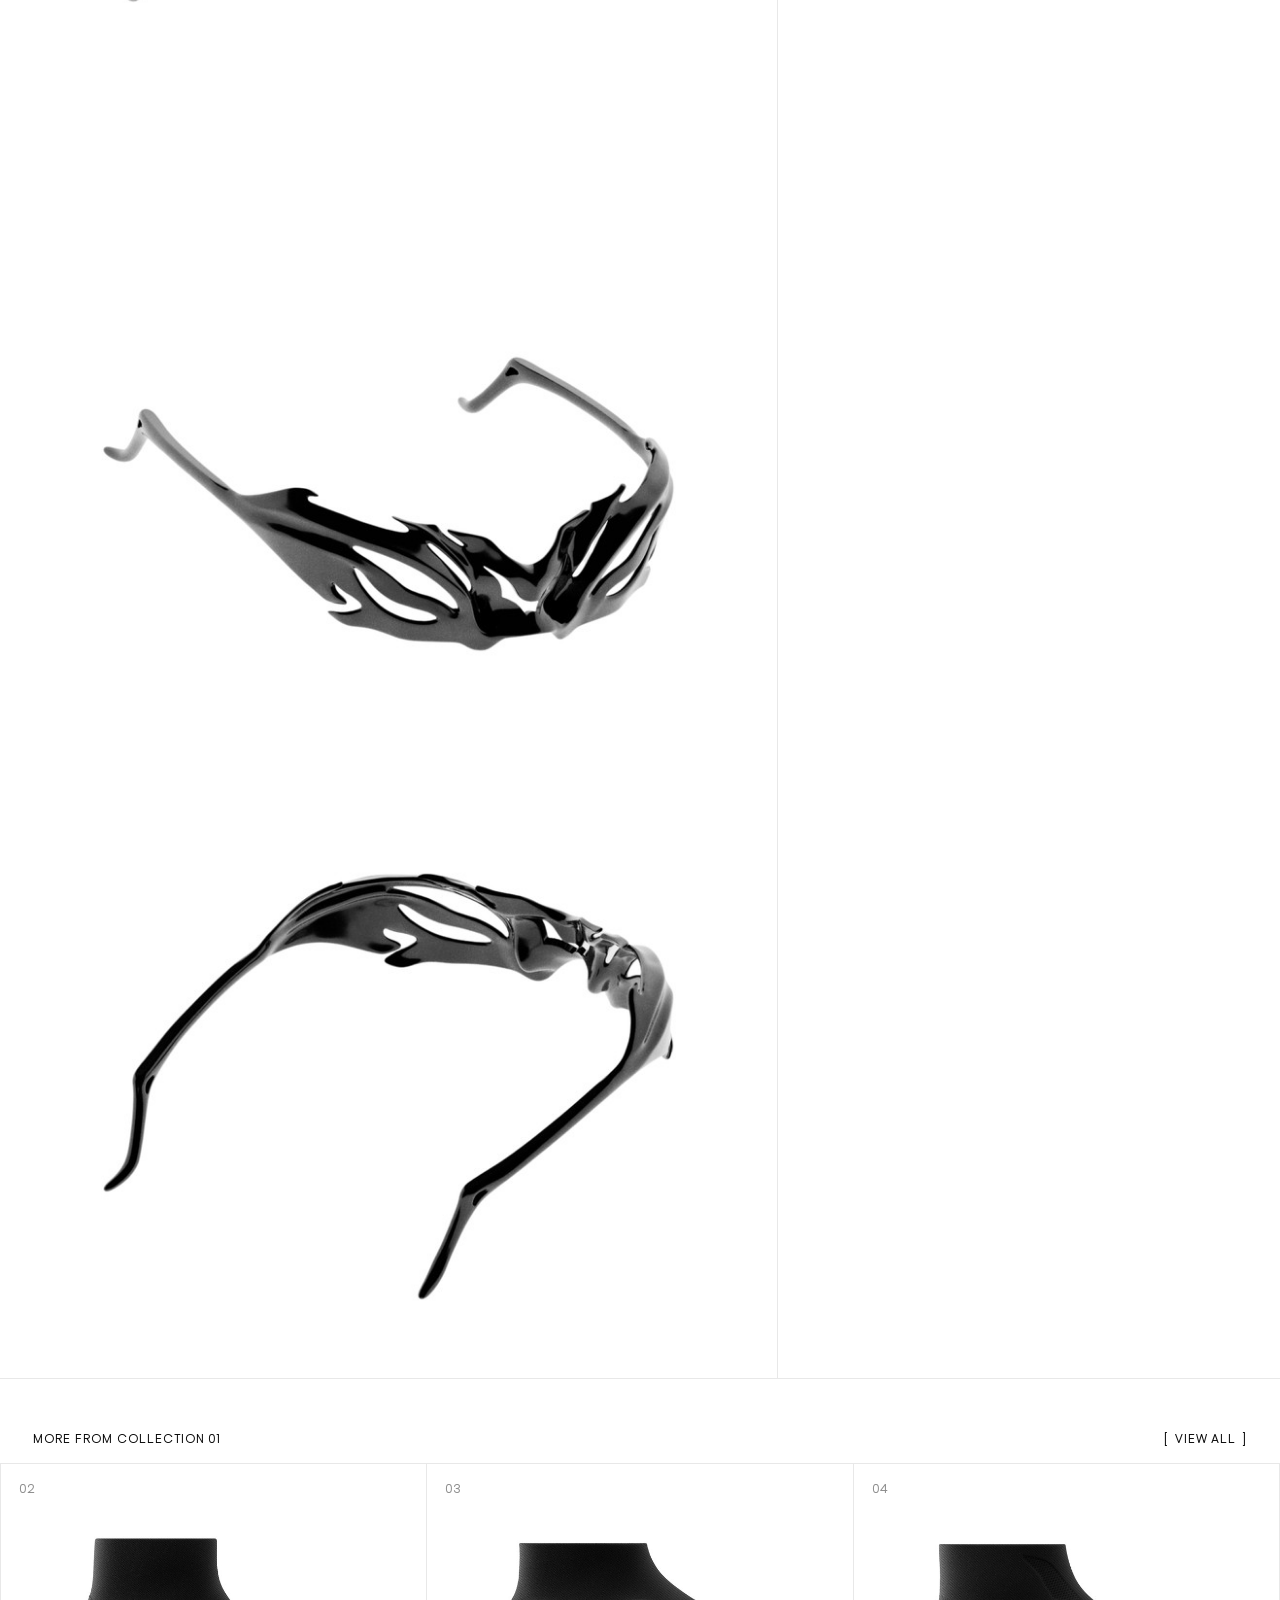
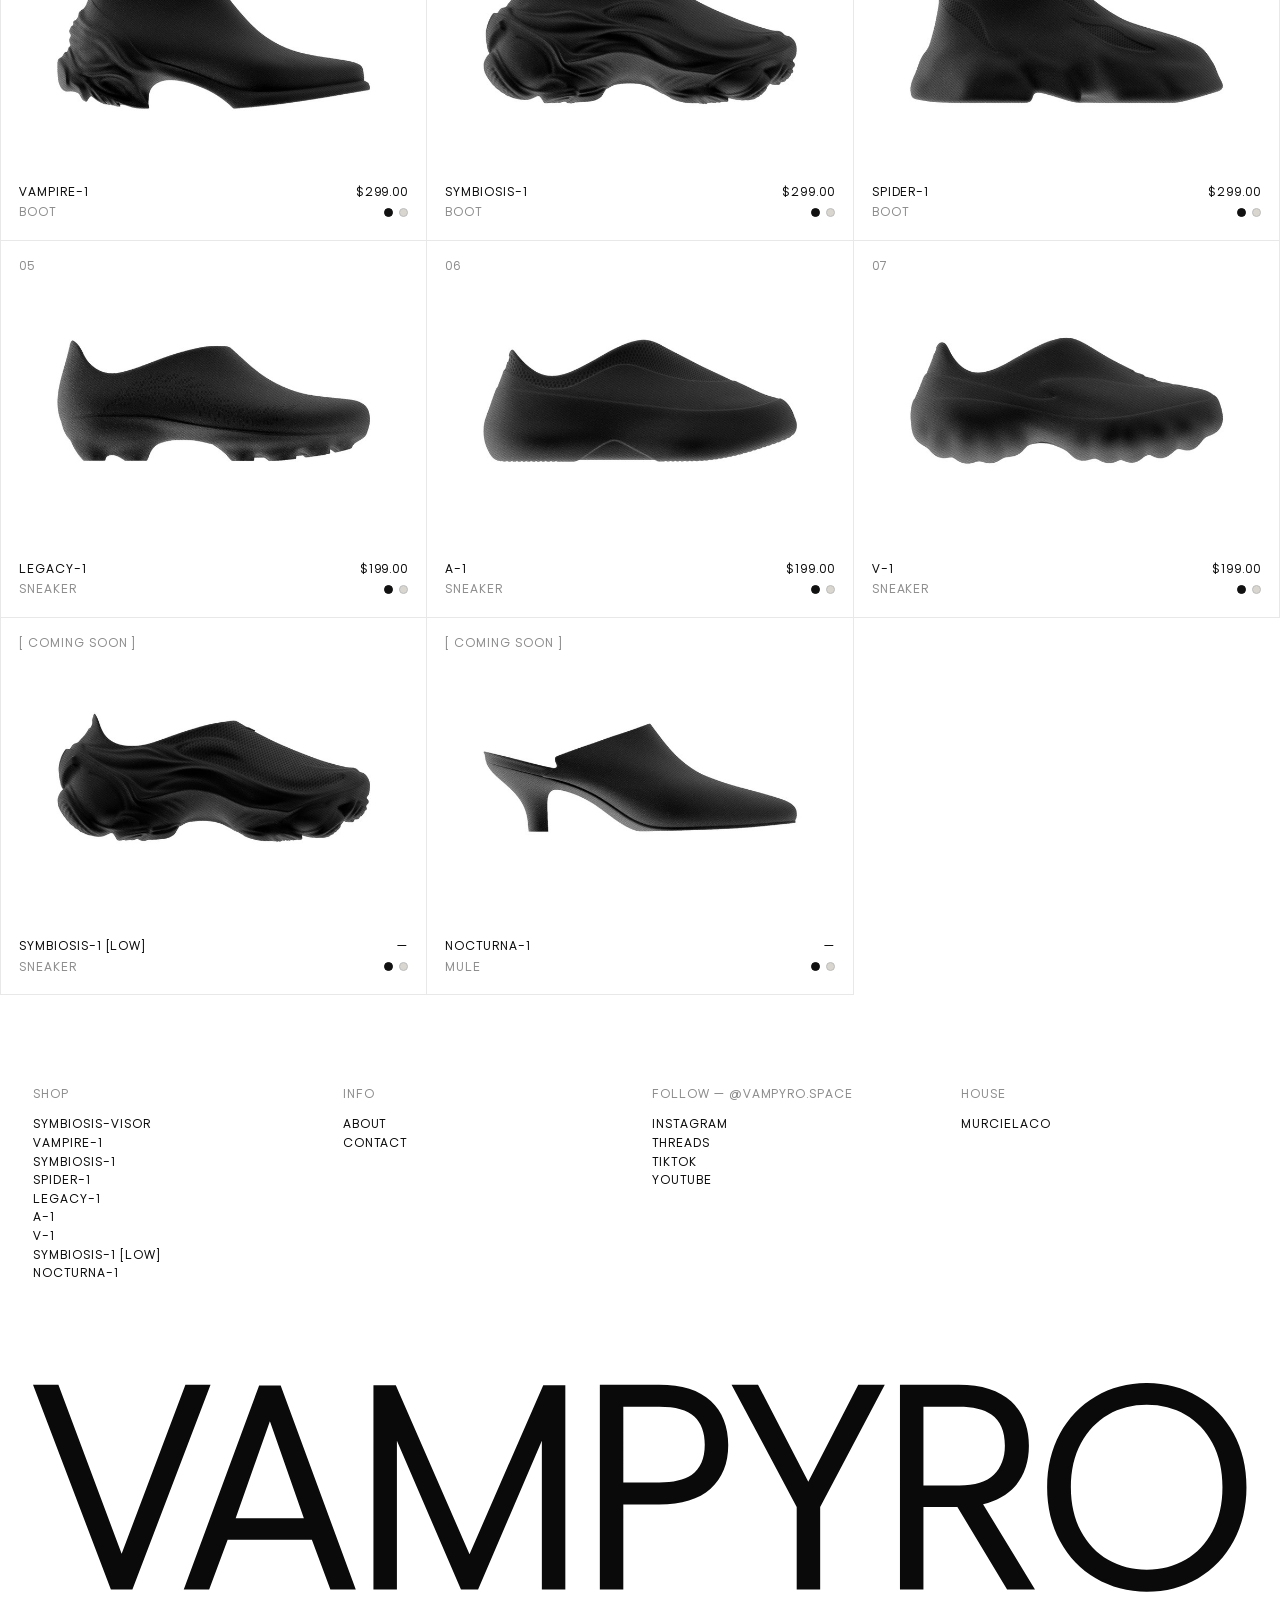
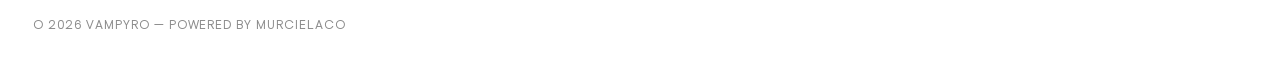
<file: symbiosis-visor/index.html>
<!doctype html>
<html lang="en">
<head>
<meta charset="utf-8">
<meta name="viewport" content="width=device-width, initial-scale=1, viewport-fit=cover">
<title>VAMPYRO</title>
<meta name="description" content="SYMBIOSIS-VISOR by VAMPYRO. A one-piece visor with organic cut-outs that wraps the face like a second skeleton. 3D printed on demand. Black or Silver.">
<meta name="theme-color" content="#ffffff">
<link rel="canonical" href="https://vampyro.space/symbiosis-visor/">
<meta property="og:type" content="website">
<meta property="og:site_name" content="VAMPYRO">
<meta property="og:title" content="SYMBIOSIS-VISOR — VAMPYRO">
<meta property="og:description" content="SYMBIOSIS-VISOR by VAMPYRO. A one-piece visor with organic cut-outs that wraps the face like a second skeleton. 3D printed on demand. Black or Silver.">
<meta property="og:url" content="https://vampyro.space/symbiosis-visor/">
<meta property="og:image" content="https://vampyro.space/assets/og-symbiosis-visor.jpg">
<meta property="og:image:width" content="1200"><meta property="og:image:height" content="630">
<meta name="twitter:card" content="summary_large_image">
<link rel="icon" href="/assets/favicon-v2.svg?v=4" type="image/svg+xml">
<link rel="icon" href="/assets/favicon-32.png?v=4" sizes="32x32" type="image/png">
<link rel="icon" href="/assets/favicon-gray-192.png?v=5" sizes="192x192" type="image/png">
<link rel="apple-touch-icon" href="/assets/apple-touch-icon.png?v=4">
<link rel="preload" href="/fonts/metal-bat-regular.woff2" as="font" type="font/woff2" crossorigin>
<link rel="stylesheet" href="/assets/style.css?v=13">
</head>
<body>
<a class="skip" href="#main">Skip to content</a>
<header class="hd" id="hd">
  <nav aria-label="Primary"><a class="wm hide-s" href="/" aria-label="VAMPYRO home"><svg xmlns="http://www.w3.org/2000/svg" viewBox="3201.4 5494.6 13262.7 2281.4" fill="currentColor" fill-rule="evenodd"><path d="M4287.8 7751.8l-235.38 0 -850.99 -2239.11 87.52 0 147.86 0 42.25 0 691.05 1846.82 697.08 -1846.82 42.25 0 144.84 0 87.52 0 -854 2239.11zm796.71 0l-147.87 0 -87.51 0 823.82 -2230.83 235.38 0 820.81 2230.83 -87.51 0 -147.87 0 -42.25 0 -202.18 -543.18 -920.39 0 -202.18 543.18 -42.25 0zm331.94 -778.56l745.37 0 -371.18 -1061.86 -374.19 1061.86zm3603.1 -1455.28l0 2233.84 -60.36 0 -135.79 0 -60.36 0 0 -1626.17 -697.08 1626.17 -39.23 0 -108.63 0 -39.23 0 -700.1 -1626.17 0 1626.17 -60.36 0 -135.79 0 -60.35 0 0 -2233.84 60.35 0 144.85 0 39.23 0 805.71 1847.58 805.72 -1847.58 39.23 0 141.83 0 60.36 0zm1026 1304.4l-392.29 0 0 929.44 -60.36 0 -135.79 0 -60.35 0 0 -2239.11 648.79 0c249.47,0 437.57,59.35 564.31,178.04 126.74,118.7 190.11,279.64 190.11,482.83 0,203.19 -64.37,362.12 -193.13,476.79 -128.75,114.68 -315.85,172.01 -561.29,172.01zm497.92 -651.82c0,-136.8 -38.22,-240.4 -114.67,-310.82 -76.45,-70.41 -204.2,-105.61 -383.25,-105.61l-392.29 0 0 826.84 392.29 0c152.9,0 270.59,-27.16 353.07,-81.48 96.57,-66.39 144.85,-176.03 144.85,-328.93zm1677.83 -657.85l289.69 0 -706.13 1336.83 0 902.28 -60.36 0 -135.79 0 -60.35 0 0 -902.28 -712.17 -1336.83 289.69 0 549.22 1062.22 546.2 -1062.22zm1931.31 2239.11l-304.79 0 -543.18 -902.28 -371.17 0 0 902.28 -60.36 0 -135.79 0 -60.35 0 0 -2239.11 642.76 0c251.47,0 442.09,60.86 571.85,182.57 129.76,121.71 194.64,283.16 194.64,484.34 0,177.03 -50.3,324.9 -150.89,443.59 -86.5,96.57 -203.19,161.95 -350.05,196.15l567.33 932.46zm-1219.14 -1997.69l0 860.03 392.29 0c171.01,0 296.74,-39.23 377.21,-117.69 80.47,-78.46 120.71,-184.08 120.71,-316.85 0,-158.93 -49.29,-272.6 -147.87,-341 -82.48,-56.33 -201.17,-84.49 -356.08,-84.49l-386.26 0zm2999.56 1876.99c-166.98,96.56 -353.07,144.84 -558.27,144.84 -205.2,0 -391.29,-48.78 -558.27,-146.35 -166.98,-97.57 -297.24,-233.37 -390.79,-407.39 -93.55,-174.02 -140.32,-370.17 -140.32,-588.44 0,-218.28 46.77,-413.93 140.32,-586.94 93.55,-173.01 223.81,-308.31 390.79,-405.88 166.98,-97.57 353.07,-146.35 558.27,-146.35 205.2,0 391.29,48.78 558.27,146.35 166.98,97.57 297.24,232.87 390.79,405.88 93.54,173.01 140.32,368.66 140.32,586.94 0,218.27 -46.78,414.42 -140.32,588.44 -93.55,174.02 -223.81,310.32 -390.79,408.9zm-980.74 -205.2c124.73,72.42 265.55,108.63 422.47,108.63 156.92,0 297.74,-36.21 422.47,-108.63 124.73,-72.43 223.31,-176.54 295.74,-312.33 72.42,-135.8 108.63,-295.74 108.63,-479.81 0,-184.08 -36.21,-344.02 -108.63,-479.81 -72.43,-135.8 -171.01,-239.91 -295.74,-312.33 -124.73,-72.43 -265.55,-108.64 -422.47,-108.64 -156.92,0 -297.74,36.21 -422.47,108.64 -124.73,72.42 -223.81,176.53 -297.24,312.33 -73.43,135.79 -110.15,295.73 -110.15,479.81 0,184.07 36.72,344.01 110.15,479.81 73.43,135.79 172.51,239.9 297.24,312.33z"></path></svg></a><a href="/#shop" class="nl on" data-nav="shop">Shop</a><a href="/#about" class="nl hide-s" data-nav="about">About</a></nav>
  <a class="mark" href="/" aria-label="VAMPYRO"><svg aria-hidden="true" xmlns="http://www.w3.org/2000/svg" viewBox="-55825.4 -5492.8 31826.8 18062.3" fill="currentColor" fill-rule="evenodd"><path d="M-49176.5 6047.71c29.41,0 62.7,10.52 89.28,14.89 195.66,32.42 396.61,94.07 583.42,156.34 53.22,17.72 103.3,34.83 154.93,53.41 428.73,154.13 756.37,314.04 1169.29,518.5l274.36 147.55c24.49,12.12 41.72,24.61 66.08,38.15 25.11,13.97 46.58,26.52 69.59,39.75 44.98,25.9 86.51,49.4 132.17,76.23 261.62,153.82 525.45,316.2 770.96,494.88l246.36 175.6c82.08,61.65 395.32,301.56 469.03,374.84l166.69 151.05c93.64,82.45 179.35,175.17 268.26,263.04 19.88,19.69 29.54,35.13 49.41,54.76 9.97,9.84 16.43,16.06 26.21,25.9 44.3,44.79 81.16,95.93 124.84,140.84l145.89 171.85c150.13,168.41 274.05,358.59 409.91,538.2 105.21,139.18 201.13,296.57 295.64,443.99l625.14 1062.67c40.11,66.02 72.17,138.87 112.6,205.2l110.38 202.12c91.49,185.45 201.63,364.25 295.09,548.78 82.82,163.42 177.88,320.19 262.36,482.57 6.09,11.81 10.15,21.66 17.29,34.82l36.92 67.19c9.41,15.51 14.21,19.63 18.64,38.71l10.4 0c7.38,-27.57 357.05,-454.27 425.84,-522.26 569.51,-562.19 893.9,-717.49 1709.96,-717.49l255.22 0c907.98,0 1273.16,232.21 1855.65,884.35 20.74,23.82 273.37,330.05 280.14,355.4l10.4 0c7.26,-31.14 71.99,-137.58 90.2,-170.25l56.67 -104.85c13.17,-21.66 24.37,-44.18 37.1,-67.07l201.45 -376.74c6.95,-13.41 11.57,-18.77 19.2,-32.92l222.3 -413.23c13.29,-26.39 23.38,-41.65 36.36,-67.8l112.66 -205.08c6.83,-11.75 10.46,-21.29 17.54,-34.51l246.73 -440.92c134.38,-240.4 327.58,-566.93 476.73,-789.11 14.7,-21.91 26.52,-42.52 40.61,-63.56l366.83 -529.15c8.8,-11.81 14.22,-17.04 23.14,-28.98 90.26,-120.6 186.92,-237.69 281.25,-354.22l220.76 -253.26c75.19,-81.28 270.79,-286.41 343.34,-344.25 21.04,-16.8 34.7,-36.24 56.54,-52.92l340.87 -289.43c41.59,-32.67 77.53,-62.2 119.8,-93.77 41.47,-31.01 77.46,-59.37 118.32,-90.08l818.77 -551.24 533.02 -310.78 349.12 -182.25c48.36,-24.18 90.57,-45.28 138.93,-69.46 25.23,-12.68 44.18,-22.03 69.4,-34.77 26.09,-13.1 50.21,-22.33 74.7,-34.7 46.33,-23.38 93.34,-43.07 142.38,-65.96 146.62,-68.54 297.8,-126.63 448.48,-187.05l310.97 -111c107.68,-35.87 210.92,-65.16 324.51,-97.4 57.65,-16.36 111.98,-28.48 171.91,-41.65 51.56,-11.39 129.64,-33.47 180.15,-33.47 0,-73.04 21.72,-177.39 31.51,-249.75 11.2,-83.13 28.3,-165.08 41.41,-245.13 6.27,-38.46 13.47,-78.94 22.08,-118.57l77.96 -349.18c75.13,-296.69 153.89,-601.5 243.1,-892.47 88.61,-288.94 175.42,-576.1 277.38,-858.21l71.55 -209.75c75.44,-227.85 215.36,-603.36 307.34,-833.48 27.81,-69.58 53.66,-134.13 81.84,-204.64 80.23,-200.59 168.65,-397.6 253.8,-595.36l133.89 -293.18c7.69,-15.32 14.58,-28.18 22.64,-45.1 9.05,-18.71 13.11,-31.81 22.52,-50.46 75.87,-150.56 206.56,-435.38 286.05,-568.22l49.16 -91.49c111.99,-215.29 236.7,-425.47 361.61,-633.32 106.38,-177.02 217.69,-350.41 332.19,-522.13l231.29 -336.51c10.65,-16.12 18.28,-25.78 28.12,-39.62l90.76 -127.98c135.24,-186.99 338.96,-470.02 486.26,-649.32l250.55 -317.24c42.08,-53.1 84.29,-102.08 126.38,-154.93l419.07 -502.94c13.54,-17.47 22.03,-23.5 34.21,-38.7 12.49,-15.63 21.6,-24.12 33.53,-39.44 13.11,-16.92 21.72,-24.3 33.41,-39.5 19.94,-25.91 43.38,-48.43 64.73,-75.93l264.7 -303.09c73.77,-73.71 224.7,-261.99 302.29,-338.47 15.38,-15.2 19.32,-24.37 33.66,-39.26l544.41 -596.34c70.94,-70.14 132.41,-148.16 203.23,-218.73 94.57,-94.39 178.86,-200.28 273.49,-294.36 13.05,-12.98 24.18,-23.07 36.49,-36.36 13.78,-14.89 18.27,-23.87 33.78,-39.19 12.61,-12.43 21.35,-21.36 33.96,-33.78l309.86 -330.85c60.18,-59.8 113.71,-125.39 174.56,-184.83 14.71,-14.4 29.41,-22.7 22.09,-40.42 -14.34,-5.97 -18.46,0.49 -34.27,12.43l-369.97 260.51c-48.18,31.75 -90.82,66.2 -137.52,96.91 -90.94,59.8 -178.62,127.36 -268.76,189.57 -150.87,104.17 -392.06,270.91 -540.1,381.97l-67.32 47.32c-205.56,140.16 -404.79,290.41 -608.39,433.41l-1202.59 875.86c-88.23,66.21 -173.94,129.09 -262.67,195.66l-1046.24 803.02 -1292.47 1072.51c-12.68,11.88 -18.52,13.42 -31.38,25.91 -21.42,20.79 -38.34,34.08 -59.75,54.88l-60.85 53.71c-15.32,11.82 -17.29,13.97 -30.33,27.02 -13.54,13.59 -20.56,16.12 -33.97,28.55l-507.31 471.98c-59.8,47.69 -113.33,117.65 -174.8,169.02 -53.78,44.92 -234.61,232.22 -286.79,291.41 -44.42,50.45 -98.75,92.91 -143.17,143.36l-111.93 122.44c-19.75,20.55 -38.33,36.49 -57.46,57.16l-408.86 455.87c-121.65,130.81 -228.95,274.24 -346.54,408.8 -36.73,42.02 -67.43,82.51 -103.73,125.46l-886.39 1186.83c-17.23,23.14 -30.27,43.62 -46.58,68.05 -16.06,23.94 -30.64,43.13 -46.94,67.62 -32.18,48.3 -63.38,92.48 -94.82,139.61l-318.72 488.66c-127.86,199.24 -256.88,397.97 -377.67,601.7 -8.61,14.52 -14.7,25.41 -23.5,39.01l-261.68 425.96c-144.35,240.15 -296.39,474.82 -442.7,713.68l-294.79 455.31c-8,12.06 -13.41,22.83 -21.72,35.63 -8.98,13.72 -14.83,19.38 -24.12,33.16 -9.29,13.6 -15.44,23.32 -24.98,37.6l-580.28 800.06c-67.81,86.88 -138.26,168.53 -209.94,253.74 -10.27,12.25 -17.04,16.25 -27.5,29.78 -11.45,14.77 -13.97,17.66 -26.89,30.4 -39.01,38.15 -71,81.4 -109.46,119.8l-85.89 85.95c-44.86,50.95 -95.19,95.06 -143.18,143.3l-93.83 83.25c-70.52,65.53 -146.57,125.58 -223.11,183.3l-133.52 95.67c-47.93,31.81 -92.17,61.72 -142.56,91.87 -108.17,64.79 -218.55,127.92 -335.58,180.09 -13.35,5.97 -22.95,12.06 -38.7,18.58 -272.51,112.54 -479.19,195.54 -778.77,257.87l-293.62 55.38c-92.54,15.26 -209.2,36.05 -301,42.82 -109.27,8 -210.92,25.48 -317.49,26.34 -27.19,0.18 -28.67,4.12 -51.99,5.29 -23.57,1.17 -36.55,-0.49 -59.5,3.01 -66.82,10.09 -153.02,-0.49 -219.6,9.6 -34.27,5.17 -74.82,3.02 -111.61,3.02 -45.41,-0.07 -74.76,5.47 -114.44,5.29 -159.3,-0.62 -301.62,5.1 -458.58,5.1l-458.45 -5.1c-37.78,0.18 -52.06,-5.6 -88.36,-5.42 -31.32,0.13 -62.63,0 -93.95,0.19 -37.78,0.18 -52.06,-5.6 -88.36,-5.42 -116.47,0.56 -240.45,-11.87 -349.42,-20.42l-259.84 -21.48c-184.83,-13.66 -545.39,-84.78 -711.89,-126.81 -265.93,-67.13 -570.68,-171.17 -813.04,-301.68 -270.12,-145.45 -456.92,-272.82 -690.91,-470.75l-124.85 -109.59c-16.85,-16.98 -29.96,-30.02 -46.7,-47.01 -31.87,-32.24 -66.51,-56.3 -94.75,-92.84 -31.69,-41.04 -82.2,-77.78 -116.04,-118.32 -9.6,-11.51 -9.85,-14.34 -20.99,-25.91l-132.96 -148.34c-99.37,-106.94 -203.91,-241.38 -291.83,-359.27 -14.65,-19.57 -26.71,-33.66 -40.98,-52.79l-235.78 -321.62c-27.01,-38.94 -49.28,-73.65 -76.79,-110.75 -13.97,-18.76 -24.24,-35.25 -38.7,-55.07l-148.28 -221.56c-45.72,-76.73 -98.64,-151.36 -148.78,-226.24 -113.34,-169.39 -215.6,-346.78 -326.04,-517.89 -122.2,-189.27 -238.06,-384.13 -356.26,-576.22 -48.3,-78.58 -92.41,-150.81 -140.59,-229.2l-285.19 -459.74c-80.66,-136.41 -168.96,-268.09 -255.71,-400.62 -13.79,-21.04 -22.4,-36.36 -36.43,-57.34l-297.92 -447.01c-202.8,-292.63 -411.57,-579.91 -625.01,-864.79 -186.13,-248.58 -382.34,-487.87 -582.07,-725.49l-390.28 -448.36c-59.8,-64.3 -117.09,-133.15 -179.78,-195.24l-88.61 -93.77c-18.15,-17.96 -26.02,-31.56 -44.17,-49.53l-463.69 -474.02c-33.16,-33.1 -63.37,-58.14 -96.35,-91.12l-871.25 -806.15c-10.52,-8.06 -12,-10.09 -22.15,-19.51l-531.61 -452.91c-185.94,-156.47 -377.05,-307.65 -566.93,-459.26l-625.14 -489.64c-18.95,-14.28 -34.14,-25.42 -52.97,-40.8 -152.59,-124.59 -321.49,-245.31 -479.81,-364.07 -73.34,-54.94 -142,-105.15 -215.1,-159.97 -105.77,-79.37 -210.92,-162.68 -320.26,-237.07l-539.3 -393.17c-36.06,-26.95 -70.88,-50.46 -105.59,-76.73l-163.6 -117.7c-127.98,-88.36 -250.61,-184.28 -379.2,-271.9 -147.24,-100.42 -288.27,-209.08 -435.51,-309.43l-655.9 -464.05c-36.11,-27.01 -71.06,-48.18 -107.12,-75.19 -159.79,-119.67 -382.77,-267.65 -550.68,-386.96 -12.49,-8.86 -43.38,-40.42 -52.86,-22.76 -8.3,15.38 24.31,38.58 35.88,50.08 33.16,33.17 58.14,63.38 91.18,96.42l179.73 190.06c18.21,17.97 26.02,31.63 44.18,49.59l292.01 312.26c7.75,9.23 14.58,15.14 23.2,23.69 77.52,77.04 146.87,162.75 224.03,239.6 8.67,8.67 15.44,14.52 23.38,23.5l515.79 562.44c17.91,17.72 25.6,31.38 44.24,49.59 18.71,18.34 26.95,32.18 44.18,49.59 8.74,8.8 15.2,14.22 23.63,23.26l698.48 791.32c8.06,10.03 14.27,14.53 22.33,24.49l83.93 98.45c11.01,11.63 11.44,14.34 21.04,25.84l150.87 177.33c31.19,33.59 55.37,67.37 85.89,101.64l169.64 205.39c151.48,179.23 359.02,438.08 496.97,622.98 53.96,72.3 105.21,138.62 159.24,210.61 27.99,37.29 52.42,69.84 80.41,107.13l426.4 599.78c14.58,20.06 23.69,36.79 37.9,55.93 66.82,89.96 124.72,188.71 186.19,282.6 13.84,21.23 23.93,34.83 36.92,56.86 12.3,20.73 22.33,33.16 34.58,53.96l315.09 523.55c24.24,40.11 43.5,79.62 67.74,119.79 12,19.94 22.33,39.14 33.9,59.87 6.65,11.88 9.17,19.08 15.69,31.2l83.44 150.99c40.67,80.05 80.41,167.11 126.25,243.65 64.98,108.48 154.38,319.09 215.72,440.55l204.96 446.27c42.27,88.05 130.31,303.22 167.17,395.39 79.62,199.23 162.13,396.86 234.12,599.35l50.14 137.33c62.76,157.52 108.73,326.11 171.92,484.48 36.05,90.39 64.54,185.94 95.74,279.35 69.77,209.38 143.05,422.82 202.24,636.33l106.08 357.61c28.24,99.24 55.56,195.35 80.35,294.66 75.93,303.77 152.72,604.52 200.96,919 9.23,60.11 43.87,271.03 43.87,331.21z"></path></svg></a>
  <nav class="r" aria-label="Secondary"><span class="muted hide-s">Collection 01</span><button type="button" class="cartbtn" id="openCart">Cart <span class="cb">[ <b id="cc">0</b> ]</span></button></nav>
</header>
<main id="main">
<section class="pdp">
  <div class="gwrap"><div class="gal" id="gal"><figure><img data-view="front" src="/assets/img/symbiosis-visor-black-front-1600.jpg" srcset="/assets/img/symbiosis-visor-black-front-800.jpg 800w, /assets/img/symbiosis-visor-black-front-1600.jpg 1600w" sizes="(max-width:900px) 100vw, 60vw" alt="SYMBIOSIS-VISOR — front view" loading="eager" width="1600" height="1200"></figure><figure><img data-view="side" src="/assets/img/symbiosis-visor-black-side-1600.jpg" srcset="/assets/img/symbiosis-visor-black-side-800.jpg 800w, /assets/img/symbiosis-visor-black-side-1600.jpg 1600w" sizes="(max-width:900px) 100vw, 60vw" alt="SYMBIOSIS-VISOR — side view" loading="lazy" width="1600" height="1200"></figure><figure><img data-view="side2" src="/assets/img/symbiosis-visor-black-side2-1600.jpg" srcset="/assets/img/symbiosis-visor-black-side2-800.jpg 800w, /assets/img/symbiosis-visor-black-side2-1600.jpg 1600w" sizes="(max-width:900px) 100vw, 60vw" alt="SYMBIOSIS-VISOR — side view" loading="lazy" width="1600" height="1200"></figure><figure><img data-view="three-quarter" src="/assets/img/symbiosis-visor-black-three-quarter-1600.jpg" srcset="/assets/img/symbiosis-visor-black-three-quarter-800.jpg 800w, /assets/img/symbiosis-visor-black-three-quarter-1600.jpg 1600w" sizes="(max-width:900px) 100vw, 60vw" alt="SYMBIOSIS-VISOR — three quarter view" loading="lazy" width="1600" height="1200"></figure><figure><img data-view="back" src="/assets/img/symbiosis-visor-black-back-1600.jpg" srcset="/assets/img/symbiosis-visor-black-back-800.jpg 800w, /assets/img/symbiosis-visor-black-back-1600.jpg 1600w" sizes="(max-width:900px) 100vw, 60vw" alt="SYMBIOSIS-VISOR — back view" loading="lazy" width="1600" height="1200"></figure></div><div class="dots" id="dots"><i class="on"></i><i></i><i></i><i></i><i></i></div></div>
  <aside class="panel"><div class="in">
      <div class="crumbs"><a href="/#shop">Shop</a> / <a href="/#accessories">Accessories</a> / Eyewear</div>
      <div class="ttl"><h1>SYMBIOSIS-VISOR</h1><div class="sub"><span class="p">$199.00 USD</span><span>[ Coming soon ]</span></div></div>
      <p style="margin:0;color:var(--mute);text-transform:none;letter-spacing:.02em;font-size:13px;font-weight:300">A one-piece visor with organic cut-outs that wraps the face like a second skeleton.</p>
      <div class="opt">
        <div class="lab"><span>Color</span><b id="colorLabel">Black</b></div>
        <div class="colors"><button type="button" class="choice" data-color="black" aria-pressed="true">Black</button><button type="button" class="choice" data-color="silver" aria-pressed="false">Silver</button></div>
      </div>
      <div class="buy">
        <button class="cta" type="button" disabled><span class="br">Coming soon</span></button>
        <a class="cta ghost" href="mailto:contact@murcielaco.com?subject=SYMBIOSIS-VISOR%20%E2%80%94%20Notify%20me"><span class="br">Notify me</span></a>
      </div>
      <div class="acc">
        <details open><summary>Details</summary><div class="body"><p>SYMBIOSIS-VISOR carries the organic language of SYMBIOSIS to the face: fluid cut-outs and flame-like ridges grow out of a single sculpted shell.</p><p>Printed in one piece on demand, in three sizes, and shipped from Argentina to anywhere in the world.</p></div></details>
        <details><summary>Fit &amp; sizing</summary><div class="body"><p>Available in S, M and L. A size guide with measurements is coming soon.</p></div></details>
        <details><summary>Shipping &amp; made to order</summary><div class="body"><p>Each piece is 3D printed when you order it, in 5&ndash;7 days, and shipped from Argentina to anywhere in the world. Shipping is calculated in the cart by country.</p><p>Import duties and taxes, if any, are paid on delivery.</p></div></details>
      </div>
  </div></aside>
</section>
<section class="more">
  <div class="sh"><h2>More from Collection 01</h2><a href="/#shop" class="br">View all</a></div>
  <div class="grid"><a class="card rv" href="/vampire-1/" data-cat="Footwear">
  <div class="ph">
    <img src="/assets/img/vampire-1-black-side-800.jpg" srcset="/assets/img/vampire-1-black-side-800.jpg 800w, /assets/img/vampire-1-black-side-1600.jpg 1600w" sizes="(max-width:640px) 50vw, 50vw" alt="VAMPIRE-1 in black" loading="eager" width="800" height="600">
    <img class="alt" src="/assets/img/vampire-1-stone-side-800.jpg" srcset="/assets/img/vampire-1-stone-side-800.jpg 800w, /assets/img/vampire-1-stone-side-1600.jpg 1600w" sizes="50vw" alt="" loading="lazy" width="800" height="600">
    <span class="tag">02</span>
  </div>
  <div class="row"><span>VAMPIRE-1</span><span>$299.00</span></div>
  <div class="row"><span>Boot</span><span class="sw" aria-label="Black, Stone"><i class="black"></i><i class="stone"></i></span></div>
</a><a class="card rv" href="/symbiosis-1/" data-cat="Footwear">
  <div class="ph">
    <img src="/assets/img/symbiosis-1-black-side-800.jpg" srcset="/assets/img/symbiosis-1-black-side-800.jpg 800w, /assets/img/symbiosis-1-black-side-1600.jpg 1600w" sizes="(max-width:640px) 50vw, 50vw" alt="SYMBIOSIS-1 in black" loading="lazy" width="800" height="600">
    <img class="alt" src="/assets/img/symbiosis-1-stone-side-800.jpg" srcset="/assets/img/symbiosis-1-stone-side-800.jpg 800w, /assets/img/symbiosis-1-stone-side-1600.jpg 1600w" sizes="50vw" alt="" loading="lazy" width="800" height="600">
    <span class="tag">03</span>
  </div>
  <div class="row"><span>SYMBIOSIS-1</span><span>$299.00</span></div>
  <div class="row"><span>Boot</span><span class="sw" aria-label="Black, Stone"><i class="black"></i><i class="stone"></i></span></div>
</a><a class="card rv" href="/spider-1/" data-cat="Footwear">
  <div class="ph">
    <img src="/assets/img/spider-1-black-side-800.jpg" srcset="/assets/img/spider-1-black-side-800.jpg 800w, /assets/img/spider-1-black-side-1600.jpg 1600w" sizes="(max-width:640px) 50vw, 50vw" alt="SPIDER-1 in black" loading="lazy" width="800" height="600">
    <img class="alt" src="/assets/img/spider-1-stone-side-800.jpg" srcset="/assets/img/spider-1-stone-side-800.jpg 800w, /assets/img/spider-1-stone-side-1600.jpg 1600w" sizes="50vw" alt="" loading="lazy" width="800" height="600">
    <span class="tag">04</span>
  </div>
  <div class="row"><span>SPIDER-1</span><span>$299.00</span></div>
  <div class="row"><span>Boot</span><span class="sw" aria-label="Black, Stone"><i class="black"></i><i class="stone"></i></span></div>
</a><a class="card rv" href="/legacy-1/" data-cat="Footwear">
  <div class="ph">
    <img src="/assets/img/legacy-1-black-side-800.jpg" srcset="/assets/img/legacy-1-black-side-800.jpg 800w, /assets/img/legacy-1-black-side-1600.jpg 1600w" sizes="(max-width:640px) 50vw, 50vw" alt="LEGACY-1 in black" loading="lazy" width="800" height="600">
    <img class="alt" src="/assets/img/legacy-1-stone-side-800.jpg" srcset="/assets/img/legacy-1-stone-side-800.jpg 800w, /assets/img/legacy-1-stone-side-1600.jpg 1600w" sizes="50vw" alt="" loading="lazy" width="800" height="600">
    <span class="tag">05</span>
  </div>
  <div class="row"><span>LEGACY-1</span><span>$199.00</span></div>
  <div class="row"><span>Sneaker</span><span class="sw" aria-label="Black, Stone"><i class="black"></i><i class="stone"></i></span></div>
</a><a class="card rv" href="/a-1/" data-cat="Footwear">
  <div class="ph">
    <img src="/assets/img/a-1-black-side-800.jpg" srcset="/assets/img/a-1-black-side-800.jpg 800w, /assets/img/a-1-black-side-1600.jpg 1600w" sizes="(max-width:640px) 50vw, 50vw" alt="A-1 in black" loading="lazy" width="800" height="600">
    <img class="alt" src="/assets/img/a-1-stone-side-800.jpg" srcset="/assets/img/a-1-stone-side-800.jpg 800w, /assets/img/a-1-stone-side-1600.jpg 1600w" sizes="50vw" alt="" loading="lazy" width="800" height="600">
    <span class="tag">06</span>
  </div>
  <div class="row"><span>A-1</span><span>$199.00</span></div>
  <div class="row"><span>Sneaker</span><span class="sw" aria-label="Black, Stone"><i class="black"></i><i class="stone"></i></span></div>
</a><a class="card rv" href="/v-1/" data-cat="Footwear">
  <div class="ph">
    <img src="/assets/img/v-1-black-side-800.jpg" srcset="/assets/img/v-1-black-side-800.jpg 800w, /assets/img/v-1-black-side-1600.jpg 1600w" sizes="(max-width:640px) 50vw, 50vw" alt="V-1 in black" loading="lazy" width="800" height="600">
    <img class="alt" src="/assets/img/v-1-stone-side-800.jpg" srcset="/assets/img/v-1-stone-side-800.jpg 800w, /assets/img/v-1-stone-side-1600.jpg 1600w" sizes="50vw" alt="" loading="lazy" width="800" height="600">
    <span class="tag">07</span>
  </div>
  <div class="row"><span>V-1</span><span>$199.00</span></div>
  <div class="row"><span>Sneaker</span><span class="sw" aria-label="Black, Stone"><i class="black"></i><i class="stone"></i></span></div>
</a><a class="card rv" href="/symbiosis-1-low/" data-cat="Footwear">
  <div class="ph">
    <img src="/assets/img/symbiosis-1-low-black-side-800.jpg" srcset="/assets/img/symbiosis-1-low-black-side-800.jpg 800w, /assets/img/symbiosis-1-low-black-side-1600.jpg 1600w" sizes="(max-width:640px) 50vw, 50vw" alt="SYMBIOSIS-1 [LOW] in black" loading="lazy" width="800" height="600">
    <img class="alt" src="/assets/img/symbiosis-1-low-stone-side-800.jpg" srcset="/assets/img/symbiosis-1-low-stone-side-800.jpg 800w, /assets/img/symbiosis-1-low-stone-side-1600.jpg 1600w" sizes="50vw" alt="" loading="lazy" width="800" height="600">
    <span class="tag">[ Coming soon ]</span>
  </div>
  <div class="row"><span>SYMBIOSIS-1 [LOW]</span><span>—</span></div>
  <div class="row"><span>Sneaker</span><span class="sw" aria-label="Black, Stone"><i class="black"></i><i class="stone"></i></span></div>
</a><a class="card rv" href="/nocturna-1/" data-cat="Footwear">
  <div class="ph">
    <img src="/assets/img/nocturna-1-black-side-800.jpg" srcset="/assets/img/nocturna-1-black-side-800.jpg 800w, /assets/img/nocturna-1-black-side-1600.jpg 1600w" sizes="(max-width:640px) 50vw, 50vw" alt="NOCTURNA-1 in black" loading="lazy" width="800" height="600">
    <img class="alt" src="/assets/img/nocturna-1-stone-side-800.jpg" srcset="/assets/img/nocturna-1-stone-side-800.jpg 800w, /assets/img/nocturna-1-stone-side-1600.jpg 1600w" sizes="50vw" alt="" loading="lazy" width="800" height="600">
    <span class="tag">[ Coming soon ]</span>
  </div>
  <div class="row"><span>NOCTURNA-1</span><span>—</span></div>
  <div class="row"><span>Mule</span><span class="sw" aria-label="Black, Stone"><i class="black"></i><i class="stone"></i></span></div>
</a></div>
</section>
<script>window.PRODUCT={"slug": "symbiosis-visor", "name": "SYMBIOSIS-VISOR", "status": "soon", "variants": {}, "views": ["front", "side", "side2", "three-quarter", "back"], "checkout": "stripe", "colors": [["black", "Black"], ["silver", "Silver"]], "price": 199.0, "sizes": ["S", "M", "L"]};</script>
</main>
<footer class="ft">
  <div><h3>Shop</h3><a href="/symbiosis-visor/">SYMBIOSIS-VISOR</a><a href="/vampire-1/">VAMPIRE-1</a><a href="/symbiosis-1/">SYMBIOSIS-1</a><a href="/spider-1/">SPIDER-1</a><a href="/legacy-1/">LEGACY-1</a><a href="/a-1/">A-1</a><a href="/v-1/">V-1</a><a href="/symbiosis-1-low/">SYMBIOSIS-1 [LOW]</a><a href="/nocturna-1/">NOCTURNA-1</a></div>
  <div><h3>Info</h3><a href="/#about">About</a><a href="mailto:contact@vampyro.space">Contact</a></div>
  <div><h3>Follow &mdash; @vampyro.space</h3><a href="https://www.instagram.com/vampyro.space/" target="_blank" rel="noopener">Instagram</a><a href="https://www.threads.com/@vampyro.space" target="_blank" rel="noopener">Threads</a><a href="https://www.tiktok.com/@vampyro.space" target="_blank" rel="noopener">TikTok</a><a href="https://www.youtube.com/@vampyro-space" target="_blank" rel="noopener">YouTube</a></div>
  <div><h3>House</h3><a href="https://www.murcielaco.com" target="_blank" rel="noopener">MURCIELACO</a></div>
  <div class="big" aria-hidden="true"><svg xmlns="http://www.w3.org/2000/svg" viewBox="3201.4 5494.6 13262.7 2281.4" fill="currentColor" fill-rule="evenodd"><path d="M4287.8 7751.8l-235.38 0 -850.99 -2239.11 87.52 0 147.86 0 42.25 0 691.05 1846.82 697.08 -1846.82 42.25 0 144.84 0 87.52 0 -854 2239.11zm796.71 0l-147.87 0 -87.51 0 823.82 -2230.83 235.38 0 820.81 2230.83 -87.51 0 -147.87 0 -42.25 0 -202.18 -543.18 -920.39 0 -202.18 543.18 -42.25 0zm331.94 -778.56l745.37 0 -371.18 -1061.86 -374.19 1061.86zm3603.1 -1455.28l0 2233.84 -60.36 0 -135.79 0 -60.36 0 0 -1626.17 -697.08 1626.17 -39.23 0 -108.63 0 -39.23 0 -700.1 -1626.17 0 1626.17 -60.36 0 -135.79 0 -60.35 0 0 -2233.84 60.35 0 144.85 0 39.23 0 805.71 1847.58 805.72 -1847.58 39.23 0 141.83 0 60.36 0zm1026 1304.4l-392.29 0 0 929.44 -60.36 0 -135.79 0 -60.35 0 0 -2239.11 648.79 0c249.47,0 437.57,59.35 564.31,178.04 126.74,118.7 190.11,279.64 190.11,482.83 0,203.19 -64.37,362.12 -193.13,476.79 -128.75,114.68 -315.85,172.01 -561.29,172.01zm497.92 -651.82c0,-136.8 -38.22,-240.4 -114.67,-310.82 -76.45,-70.41 -204.2,-105.61 -383.25,-105.61l-392.29 0 0 826.84 392.29 0c152.9,0 270.59,-27.16 353.07,-81.48 96.57,-66.39 144.85,-176.03 144.85,-328.93zm1677.83 -657.85l289.69 0 -706.13 1336.83 0 902.28 -60.36 0 -135.79 0 -60.35 0 0 -902.28 -712.17 -1336.83 289.69 0 549.22 1062.22 546.2 -1062.22zm1931.31 2239.11l-304.79 0 -543.18 -902.28 -371.17 0 0 902.28 -60.36 0 -135.79 0 -60.35 0 0 -2239.11 642.76 0c251.47,0 442.09,60.86 571.85,182.57 129.76,121.71 194.64,283.16 194.64,484.34 0,177.03 -50.3,324.9 -150.89,443.59 -86.5,96.57 -203.19,161.95 -350.05,196.15l567.33 932.46zm-1219.14 -1997.69l0 860.03 392.29 0c171.01,0 296.74,-39.23 377.21,-117.69 80.47,-78.46 120.71,-184.08 120.71,-316.85 0,-158.93 -49.29,-272.6 -147.87,-341 -82.48,-56.33 -201.17,-84.49 -356.08,-84.49l-386.26 0zm2999.56 1876.99c-166.98,96.56 -353.07,144.84 -558.27,144.84 -205.2,0 -391.29,-48.78 -558.27,-146.35 -166.98,-97.57 -297.24,-233.37 -390.79,-407.39 -93.55,-174.02 -140.32,-370.17 -140.32,-588.44 0,-218.28 46.77,-413.93 140.32,-586.94 93.55,-173.01 223.81,-308.31 390.79,-405.88 166.98,-97.57 353.07,-146.35 558.27,-146.35 205.2,0 391.29,48.78 558.27,146.35 166.98,97.57 297.24,232.87 390.79,405.88 93.54,173.01 140.32,368.66 140.32,586.94 0,218.27 -46.78,414.42 -140.32,588.44 -93.55,174.02 -223.81,310.32 -390.79,408.9zm-980.74 -205.2c124.73,72.42 265.55,108.63 422.47,108.63 156.92,0 297.74,-36.21 422.47,-108.63 124.73,-72.43 223.31,-176.54 295.74,-312.33 72.42,-135.8 108.63,-295.74 108.63,-479.81 0,-184.08 -36.21,-344.02 -108.63,-479.81 -72.43,-135.8 -171.01,-239.91 -295.74,-312.33 -124.73,-72.43 -265.55,-108.64 -422.47,-108.64 -156.92,0 -297.74,36.21 -422.47,108.64 -124.73,72.42 -223.81,176.53 -297.24,312.33 -73.43,135.79 -110.15,295.73 -110.15,479.81 0,184.07 36.72,344.01 110.15,479.81 73.43,135.79 172.51,239.9 297.24,312.33z"></path></svg></div>
  <div class="legal"><span>&copy; 2026 VAMPYRO &mdash; Powered by MURCIELACO</span></div>
</footer>
<div class="scrim" id="scrim" hidden></div>
<aside class="drawer" id="drawer" hidden aria-label="Cart"><div class="dh"><span id="dTitle">Cart</span><button type="button" id="closeCart" class="br">Close</button></div><div class="dbody" id="dbody"></div></aside>
<script src="/assets/app.js?v=13" defer></script>
</body>
</html>
</file>
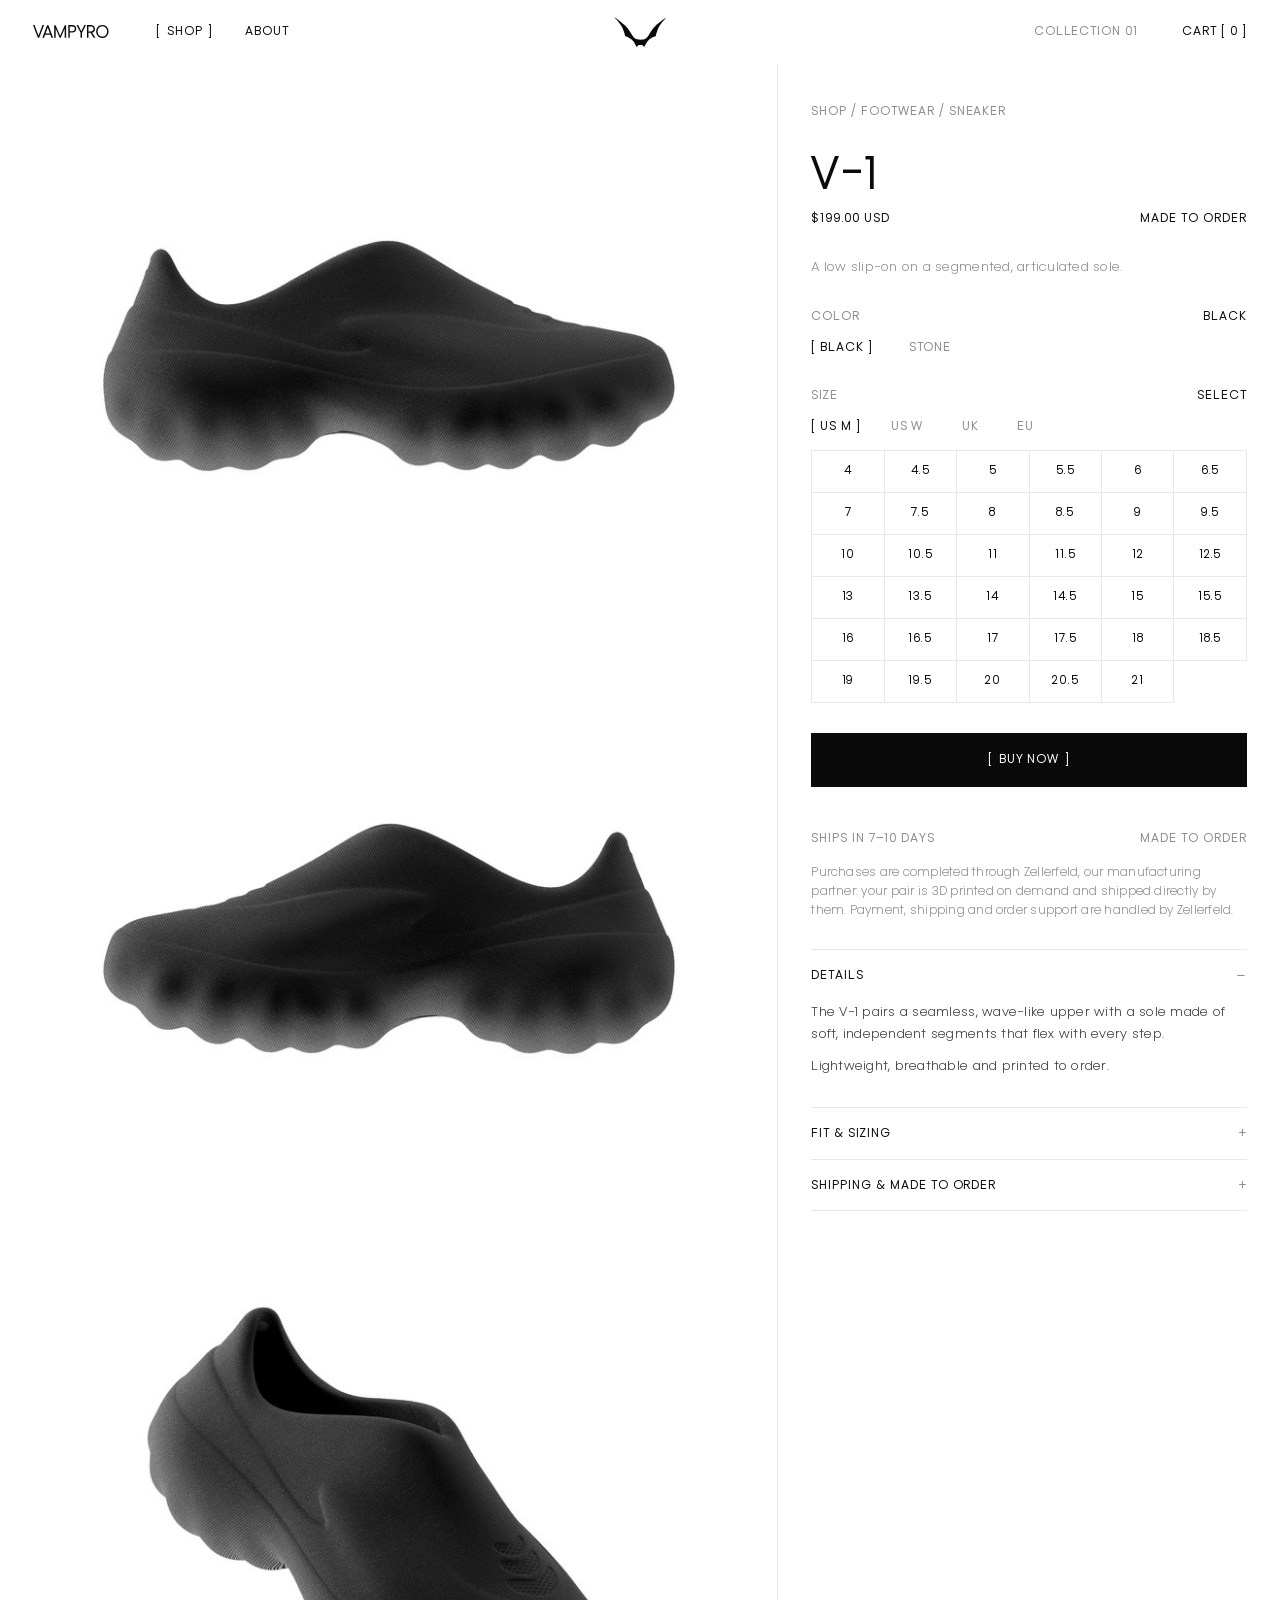
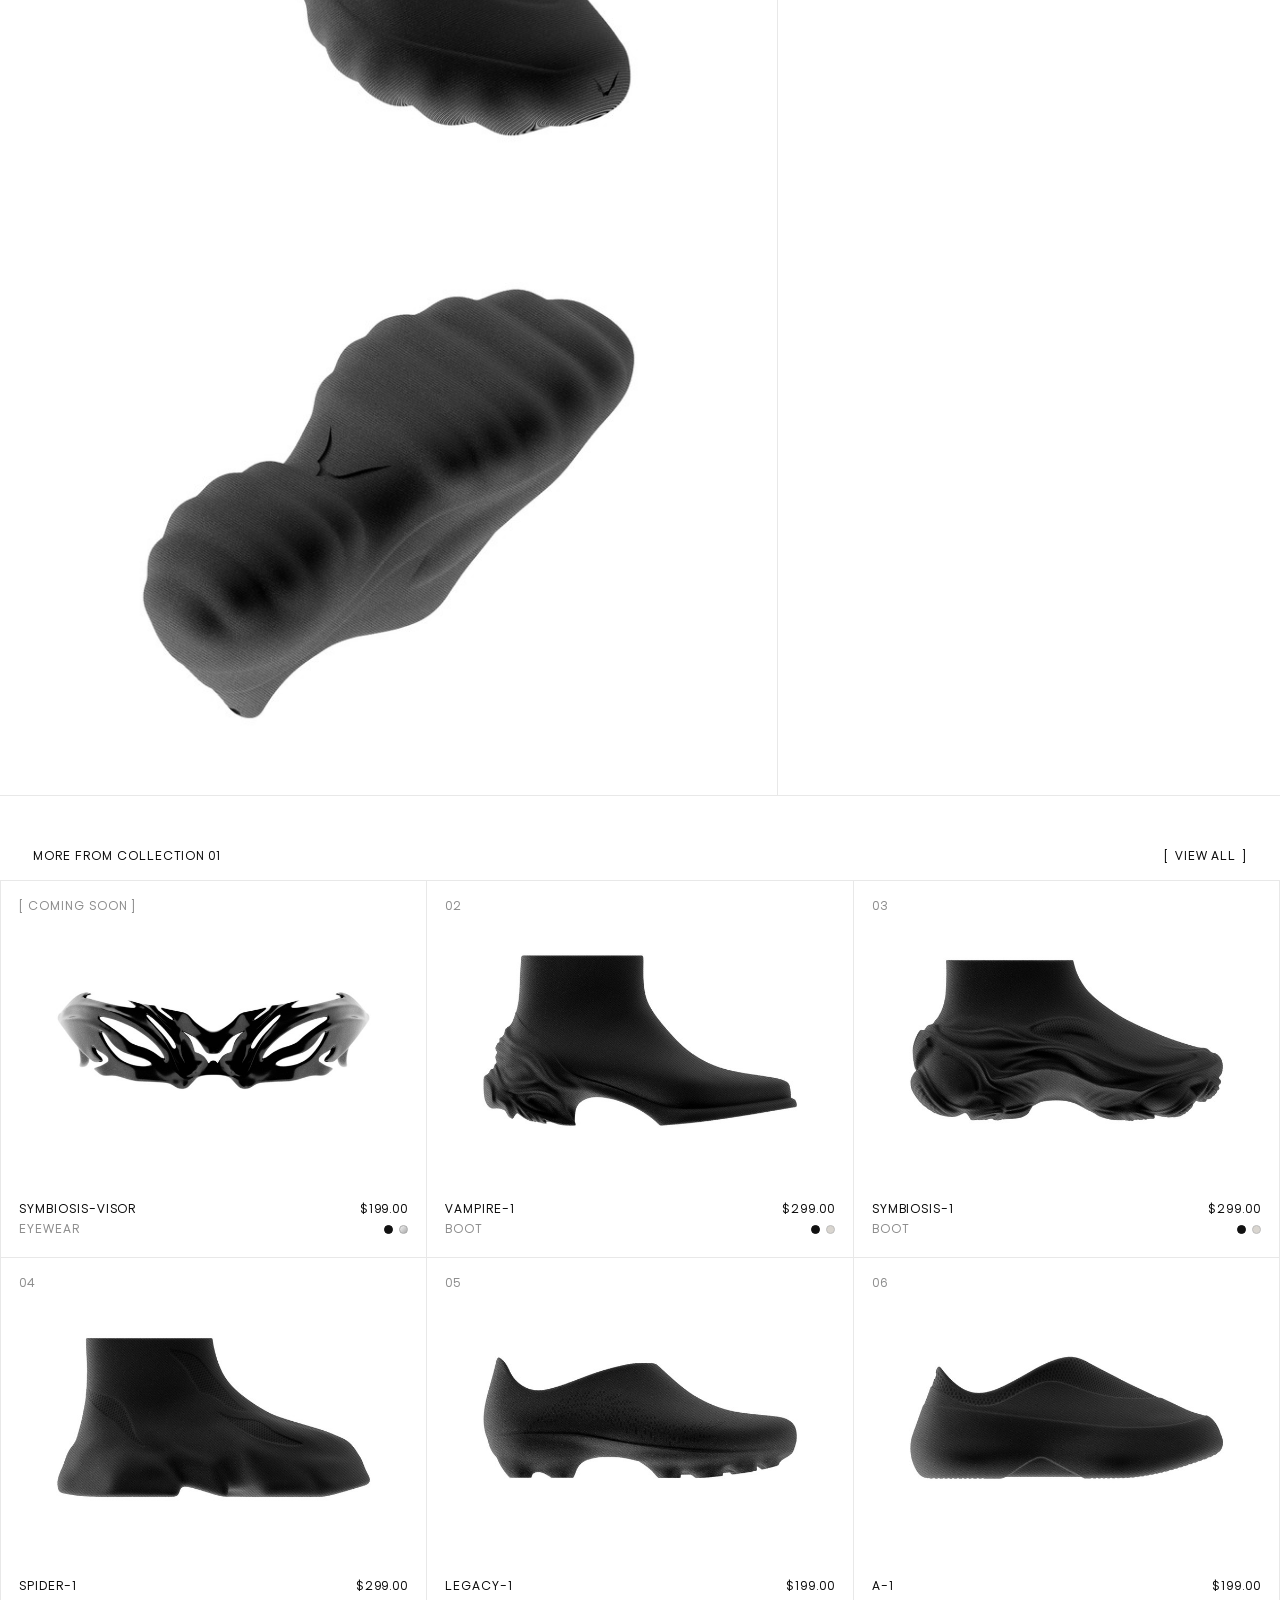
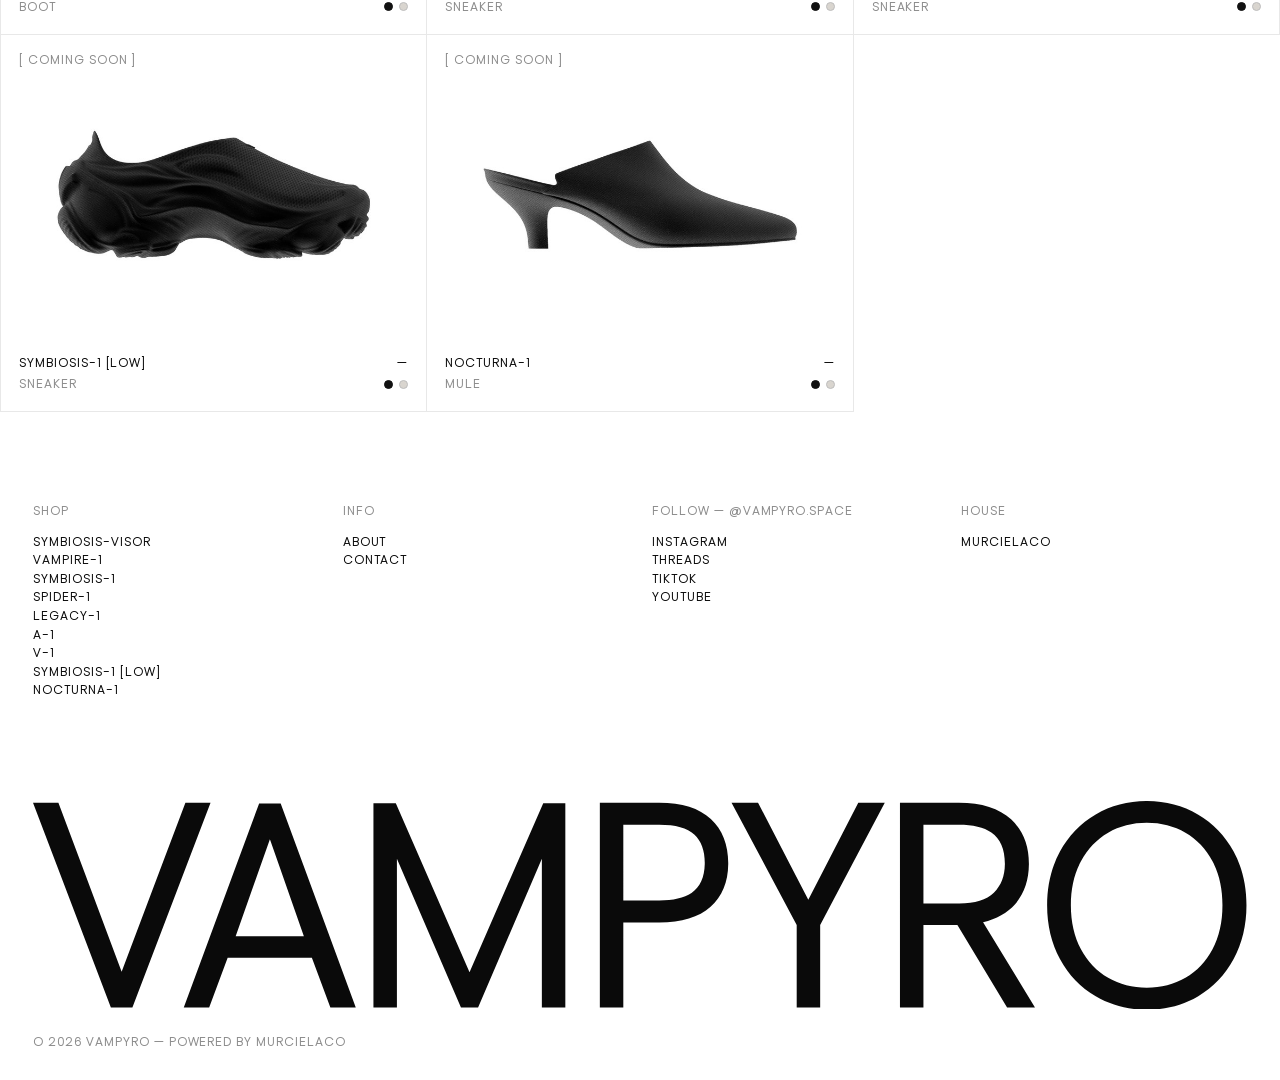
<file: v-1/index.html>
<!doctype html>
<html lang="en">
<head>
<meta charset="utf-8">
<meta name="viewport" content="width=device-width, initial-scale=1, viewport-fit=cover">
<title>VAMPYRO</title>
<meta name="description" content="V-1 by VAMPYRO. A low slip-on on a segmented, articulated sole. 3D printed on demand. Black or Stone.">
<meta name="theme-color" content="#ffffff">
<link rel="canonical" href="https://vampyro.space/v-1/">
<meta property="og:type" content="website">
<meta property="og:site_name" content="VAMPYRO">
<meta property="og:title" content="V-1 — VAMPYRO">
<meta property="og:description" content="V-1 by VAMPYRO. A low slip-on on a segmented, articulated sole. 3D printed on demand. Black or Stone.">
<meta property="og:url" content="https://vampyro.space/v-1/">
<meta property="og:image" content="https://vampyro.space/assets/og-v-1.jpg">
<meta property="og:image:width" content="1200"><meta property="og:image:height" content="630">
<meta name="twitter:card" content="summary_large_image">
<link rel="icon" href="/assets/favicon-v2.svg?v=4" type="image/svg+xml">
<link rel="icon" href="/assets/favicon-32.png?v=4" sizes="32x32" type="image/png">
<link rel="icon" href="/assets/favicon-gray-192.png?v=5" sizes="192x192" type="image/png">
<link rel="apple-touch-icon" href="/assets/apple-touch-icon.png?v=4">
<link rel="preload" href="/fonts/metal-bat-regular.woff2" as="font" type="font/woff2" crossorigin>
<link rel="stylesheet" href="/assets/style.css?v=13">
</head>
<body>
<a class="skip" href="#main">Skip to content</a>
<header class="hd" id="hd">
  <nav aria-label="Primary"><a class="wm hide-s" href="/" aria-label="VAMPYRO home"><svg xmlns="http://www.w3.org/2000/svg" viewBox="3201.4 5494.6 13262.7 2281.4" fill="currentColor" fill-rule="evenodd"><path d="M4287.8 7751.8l-235.38 0 -850.99 -2239.11 87.52 0 147.86 0 42.25 0 691.05 1846.82 697.08 -1846.82 42.25 0 144.84 0 87.52 0 -854 2239.11zm796.71 0l-147.87 0 -87.51 0 823.82 -2230.83 235.38 0 820.81 2230.83 -87.51 0 -147.87 0 -42.25 0 -202.18 -543.18 -920.39 0 -202.18 543.18 -42.25 0zm331.94 -778.56l745.37 0 -371.18 -1061.86 -374.19 1061.86zm3603.1 -1455.28l0 2233.84 -60.36 0 -135.79 0 -60.36 0 0 -1626.17 -697.08 1626.17 -39.23 0 -108.63 0 -39.23 0 -700.1 -1626.17 0 1626.17 -60.36 0 -135.79 0 -60.35 0 0 -2233.84 60.35 0 144.85 0 39.23 0 805.71 1847.58 805.72 -1847.58 39.23 0 141.83 0 60.36 0zm1026 1304.4l-392.29 0 0 929.44 -60.36 0 -135.79 0 -60.35 0 0 -2239.11 648.79 0c249.47,0 437.57,59.35 564.31,178.04 126.74,118.7 190.11,279.64 190.11,482.83 0,203.19 -64.37,362.12 -193.13,476.79 -128.75,114.68 -315.85,172.01 -561.29,172.01zm497.92 -651.82c0,-136.8 -38.22,-240.4 -114.67,-310.82 -76.45,-70.41 -204.2,-105.61 -383.25,-105.61l-392.29 0 0 826.84 392.29 0c152.9,0 270.59,-27.16 353.07,-81.48 96.57,-66.39 144.85,-176.03 144.85,-328.93zm1677.83 -657.85l289.69 0 -706.13 1336.83 0 902.28 -60.36 0 -135.79 0 -60.35 0 0 -902.28 -712.17 -1336.83 289.69 0 549.22 1062.22 546.2 -1062.22zm1931.31 2239.11l-304.79 0 -543.18 -902.28 -371.17 0 0 902.28 -60.36 0 -135.79 0 -60.35 0 0 -2239.11 642.76 0c251.47,0 442.09,60.86 571.85,182.57 129.76,121.71 194.64,283.16 194.64,484.34 0,177.03 -50.3,324.9 -150.89,443.59 -86.5,96.57 -203.19,161.95 -350.05,196.15l567.33 932.46zm-1219.14 -1997.69l0 860.03 392.29 0c171.01,0 296.74,-39.23 377.21,-117.69 80.47,-78.46 120.71,-184.08 120.71,-316.85 0,-158.93 -49.29,-272.6 -147.87,-341 -82.48,-56.33 -201.17,-84.49 -356.08,-84.49l-386.26 0zm2999.56 1876.99c-166.98,96.56 -353.07,144.84 -558.27,144.84 -205.2,0 -391.29,-48.78 -558.27,-146.35 -166.98,-97.57 -297.24,-233.37 -390.79,-407.39 -93.55,-174.02 -140.32,-370.17 -140.32,-588.44 0,-218.28 46.77,-413.93 140.32,-586.94 93.55,-173.01 223.81,-308.31 390.79,-405.88 166.98,-97.57 353.07,-146.35 558.27,-146.35 205.2,0 391.29,48.78 558.27,146.35 166.98,97.57 297.24,232.87 390.79,405.88 93.54,173.01 140.32,368.66 140.32,586.94 0,218.27 -46.78,414.42 -140.32,588.44 -93.55,174.02 -223.81,310.32 -390.79,408.9zm-980.74 -205.2c124.73,72.42 265.55,108.63 422.47,108.63 156.92,0 297.74,-36.21 422.47,-108.63 124.73,-72.43 223.31,-176.54 295.74,-312.33 72.42,-135.8 108.63,-295.74 108.63,-479.81 0,-184.08 -36.21,-344.02 -108.63,-479.81 -72.43,-135.8 -171.01,-239.91 -295.74,-312.33 -124.73,-72.43 -265.55,-108.64 -422.47,-108.64 -156.92,0 -297.74,36.21 -422.47,108.64 -124.73,72.42 -223.81,176.53 -297.24,312.33 -73.43,135.79 -110.15,295.73 -110.15,479.81 0,184.07 36.72,344.01 110.15,479.81 73.43,135.79 172.51,239.9 297.24,312.33z"></path></svg></a><a href="/#shop" class="nl on" data-nav="shop">Shop</a><a href="/#about" class="nl hide-s" data-nav="about">About</a></nav>
  <a class="mark" href="/" aria-label="VAMPYRO"><svg aria-hidden="true" xmlns="http://www.w3.org/2000/svg" viewBox="-55825.4 -5492.8 31826.8 18062.3" fill="currentColor" fill-rule="evenodd"><path d="M-49176.5 6047.71c29.41,0 62.7,10.52 89.28,14.89 195.66,32.42 396.61,94.07 583.42,156.34 53.22,17.72 103.3,34.83 154.93,53.41 428.73,154.13 756.37,314.04 1169.29,518.5l274.36 147.55c24.49,12.12 41.72,24.61 66.08,38.15 25.11,13.97 46.58,26.52 69.59,39.75 44.98,25.9 86.51,49.4 132.17,76.23 261.62,153.82 525.45,316.2 770.96,494.88l246.36 175.6c82.08,61.65 395.32,301.56 469.03,374.84l166.69 151.05c93.64,82.45 179.35,175.17 268.26,263.04 19.88,19.69 29.54,35.13 49.41,54.76 9.97,9.84 16.43,16.06 26.21,25.9 44.3,44.79 81.16,95.93 124.84,140.84l145.89 171.85c150.13,168.41 274.05,358.59 409.91,538.2 105.21,139.18 201.13,296.57 295.64,443.99l625.14 1062.67c40.11,66.02 72.17,138.87 112.6,205.2l110.38 202.12c91.49,185.45 201.63,364.25 295.09,548.78 82.82,163.42 177.88,320.19 262.36,482.57 6.09,11.81 10.15,21.66 17.29,34.82l36.92 67.19c9.41,15.51 14.21,19.63 18.64,38.71l10.4 0c7.38,-27.57 357.05,-454.27 425.84,-522.26 569.51,-562.19 893.9,-717.49 1709.96,-717.49l255.22 0c907.98,0 1273.16,232.21 1855.65,884.35 20.74,23.82 273.37,330.05 280.14,355.4l10.4 0c7.26,-31.14 71.99,-137.58 90.2,-170.25l56.67 -104.85c13.17,-21.66 24.37,-44.18 37.1,-67.07l201.45 -376.74c6.95,-13.41 11.57,-18.77 19.2,-32.92l222.3 -413.23c13.29,-26.39 23.38,-41.65 36.36,-67.8l112.66 -205.08c6.83,-11.75 10.46,-21.29 17.54,-34.51l246.73 -440.92c134.38,-240.4 327.58,-566.93 476.73,-789.11 14.7,-21.91 26.52,-42.52 40.61,-63.56l366.83 -529.15c8.8,-11.81 14.22,-17.04 23.14,-28.98 90.26,-120.6 186.92,-237.69 281.25,-354.22l220.76 -253.26c75.19,-81.28 270.79,-286.41 343.34,-344.25 21.04,-16.8 34.7,-36.24 56.54,-52.92l340.87 -289.43c41.59,-32.67 77.53,-62.2 119.8,-93.77 41.47,-31.01 77.46,-59.37 118.32,-90.08l818.77 -551.24 533.02 -310.78 349.12 -182.25c48.36,-24.18 90.57,-45.28 138.93,-69.46 25.23,-12.68 44.18,-22.03 69.4,-34.77 26.09,-13.1 50.21,-22.33 74.7,-34.7 46.33,-23.38 93.34,-43.07 142.38,-65.96 146.62,-68.54 297.8,-126.63 448.48,-187.05l310.97 -111c107.68,-35.87 210.92,-65.16 324.51,-97.4 57.65,-16.36 111.98,-28.48 171.91,-41.65 51.56,-11.39 129.64,-33.47 180.15,-33.47 0,-73.04 21.72,-177.39 31.51,-249.75 11.2,-83.13 28.3,-165.08 41.41,-245.13 6.27,-38.46 13.47,-78.94 22.08,-118.57l77.96 -349.18c75.13,-296.69 153.89,-601.5 243.1,-892.47 88.61,-288.94 175.42,-576.1 277.38,-858.21l71.55 -209.75c75.44,-227.85 215.36,-603.36 307.34,-833.48 27.81,-69.58 53.66,-134.13 81.84,-204.64 80.23,-200.59 168.65,-397.6 253.8,-595.36l133.89 -293.18c7.69,-15.32 14.58,-28.18 22.64,-45.1 9.05,-18.71 13.11,-31.81 22.52,-50.46 75.87,-150.56 206.56,-435.38 286.05,-568.22l49.16 -91.49c111.99,-215.29 236.7,-425.47 361.61,-633.32 106.38,-177.02 217.69,-350.41 332.19,-522.13l231.29 -336.51c10.65,-16.12 18.28,-25.78 28.12,-39.62l90.76 -127.98c135.24,-186.99 338.96,-470.02 486.26,-649.32l250.55 -317.24c42.08,-53.1 84.29,-102.08 126.38,-154.93l419.07 -502.94c13.54,-17.47 22.03,-23.5 34.21,-38.7 12.49,-15.63 21.6,-24.12 33.53,-39.44 13.11,-16.92 21.72,-24.3 33.41,-39.5 19.94,-25.91 43.38,-48.43 64.73,-75.93l264.7 -303.09c73.77,-73.71 224.7,-261.99 302.29,-338.47 15.38,-15.2 19.32,-24.37 33.66,-39.26l544.41 -596.34c70.94,-70.14 132.41,-148.16 203.23,-218.73 94.57,-94.39 178.86,-200.28 273.49,-294.36 13.05,-12.98 24.18,-23.07 36.49,-36.36 13.78,-14.89 18.27,-23.87 33.78,-39.19 12.61,-12.43 21.35,-21.36 33.96,-33.78l309.86 -330.85c60.18,-59.8 113.71,-125.39 174.56,-184.83 14.71,-14.4 29.41,-22.7 22.09,-40.42 -14.34,-5.97 -18.46,0.49 -34.27,12.43l-369.97 260.51c-48.18,31.75 -90.82,66.2 -137.52,96.91 -90.94,59.8 -178.62,127.36 -268.76,189.57 -150.87,104.17 -392.06,270.91 -540.1,381.97l-67.32 47.32c-205.56,140.16 -404.79,290.41 -608.39,433.41l-1202.59 875.86c-88.23,66.21 -173.94,129.09 -262.67,195.66l-1046.24 803.02 -1292.47 1072.51c-12.68,11.88 -18.52,13.42 -31.38,25.91 -21.42,20.79 -38.34,34.08 -59.75,54.88l-60.85 53.71c-15.32,11.82 -17.29,13.97 -30.33,27.02 -13.54,13.59 -20.56,16.12 -33.97,28.55l-507.31 471.98c-59.8,47.69 -113.33,117.65 -174.8,169.02 -53.78,44.92 -234.61,232.22 -286.79,291.41 -44.42,50.45 -98.75,92.91 -143.17,143.36l-111.93 122.44c-19.75,20.55 -38.33,36.49 -57.46,57.16l-408.86 455.87c-121.65,130.81 -228.95,274.24 -346.54,408.8 -36.73,42.02 -67.43,82.51 -103.73,125.46l-886.39 1186.83c-17.23,23.14 -30.27,43.62 -46.58,68.05 -16.06,23.94 -30.64,43.13 -46.94,67.62 -32.18,48.3 -63.38,92.48 -94.82,139.61l-318.72 488.66c-127.86,199.24 -256.88,397.97 -377.67,601.7 -8.61,14.52 -14.7,25.41 -23.5,39.01l-261.68 425.96c-144.35,240.15 -296.39,474.82 -442.7,713.68l-294.79 455.31c-8,12.06 -13.41,22.83 -21.72,35.63 -8.98,13.72 -14.83,19.38 -24.12,33.16 -9.29,13.6 -15.44,23.32 -24.98,37.6l-580.28 800.06c-67.81,86.88 -138.26,168.53 -209.94,253.74 -10.27,12.25 -17.04,16.25 -27.5,29.78 -11.45,14.77 -13.97,17.66 -26.89,30.4 -39.01,38.15 -71,81.4 -109.46,119.8l-85.89 85.95c-44.86,50.95 -95.19,95.06 -143.18,143.3l-93.83 83.25c-70.52,65.53 -146.57,125.58 -223.11,183.3l-133.52 95.67c-47.93,31.81 -92.17,61.72 -142.56,91.87 -108.17,64.79 -218.55,127.92 -335.58,180.09 -13.35,5.97 -22.95,12.06 -38.7,18.58 -272.51,112.54 -479.19,195.54 -778.77,257.87l-293.62 55.38c-92.54,15.26 -209.2,36.05 -301,42.82 -109.27,8 -210.92,25.48 -317.49,26.34 -27.19,0.18 -28.67,4.12 -51.99,5.29 -23.57,1.17 -36.55,-0.49 -59.5,3.01 -66.82,10.09 -153.02,-0.49 -219.6,9.6 -34.27,5.17 -74.82,3.02 -111.61,3.02 -45.41,-0.07 -74.76,5.47 -114.44,5.29 -159.3,-0.62 -301.62,5.1 -458.58,5.1l-458.45 -5.1c-37.78,0.18 -52.06,-5.6 -88.36,-5.42 -31.32,0.13 -62.63,0 -93.95,0.19 -37.78,0.18 -52.06,-5.6 -88.36,-5.42 -116.47,0.56 -240.45,-11.87 -349.42,-20.42l-259.84 -21.48c-184.83,-13.66 -545.39,-84.78 -711.89,-126.81 -265.93,-67.13 -570.68,-171.17 -813.04,-301.68 -270.12,-145.45 -456.92,-272.82 -690.91,-470.75l-124.85 -109.59c-16.85,-16.98 -29.96,-30.02 -46.7,-47.01 -31.87,-32.24 -66.51,-56.3 -94.75,-92.84 -31.69,-41.04 -82.2,-77.78 -116.04,-118.32 -9.6,-11.51 -9.85,-14.34 -20.99,-25.91l-132.96 -148.34c-99.37,-106.94 -203.91,-241.38 -291.83,-359.27 -14.65,-19.57 -26.71,-33.66 -40.98,-52.79l-235.78 -321.62c-27.01,-38.94 -49.28,-73.65 -76.79,-110.75 -13.97,-18.76 -24.24,-35.25 -38.7,-55.07l-148.28 -221.56c-45.72,-76.73 -98.64,-151.36 -148.78,-226.24 -113.34,-169.39 -215.6,-346.78 -326.04,-517.89 -122.2,-189.27 -238.06,-384.13 -356.26,-576.22 -48.3,-78.58 -92.41,-150.81 -140.59,-229.2l-285.19 -459.74c-80.66,-136.41 -168.96,-268.09 -255.71,-400.62 -13.79,-21.04 -22.4,-36.36 -36.43,-57.34l-297.92 -447.01c-202.8,-292.63 -411.57,-579.91 -625.01,-864.79 -186.13,-248.58 -382.34,-487.87 -582.07,-725.49l-390.28 -448.36c-59.8,-64.3 -117.09,-133.15 -179.78,-195.24l-88.61 -93.77c-18.15,-17.96 -26.02,-31.56 -44.17,-49.53l-463.69 -474.02c-33.16,-33.1 -63.37,-58.14 -96.35,-91.12l-871.25 -806.15c-10.52,-8.06 -12,-10.09 -22.15,-19.51l-531.61 -452.91c-185.94,-156.47 -377.05,-307.65 -566.93,-459.26l-625.14 -489.64c-18.95,-14.28 -34.14,-25.42 -52.97,-40.8 -152.59,-124.59 -321.49,-245.31 -479.81,-364.07 -73.34,-54.94 -142,-105.15 -215.1,-159.97 -105.77,-79.37 -210.92,-162.68 -320.26,-237.07l-539.3 -393.17c-36.06,-26.95 -70.88,-50.46 -105.59,-76.73l-163.6 -117.7c-127.98,-88.36 -250.61,-184.28 -379.2,-271.9 -147.24,-100.42 -288.27,-209.08 -435.51,-309.43l-655.9 -464.05c-36.11,-27.01 -71.06,-48.18 -107.12,-75.19 -159.79,-119.67 -382.77,-267.65 -550.68,-386.96 -12.49,-8.86 -43.38,-40.42 -52.86,-22.76 -8.3,15.38 24.31,38.58 35.88,50.08 33.16,33.17 58.14,63.38 91.18,96.42l179.73 190.06c18.21,17.97 26.02,31.63 44.18,49.59l292.01 312.26c7.75,9.23 14.58,15.14 23.2,23.69 77.52,77.04 146.87,162.75 224.03,239.6 8.67,8.67 15.44,14.52 23.38,23.5l515.79 562.44c17.91,17.72 25.6,31.38 44.24,49.59 18.71,18.34 26.95,32.18 44.18,49.59 8.74,8.8 15.2,14.22 23.63,23.26l698.48 791.32c8.06,10.03 14.27,14.53 22.33,24.49l83.93 98.45c11.01,11.63 11.44,14.34 21.04,25.84l150.87 177.33c31.19,33.59 55.37,67.37 85.89,101.64l169.64 205.39c151.48,179.23 359.02,438.08 496.97,622.98 53.96,72.3 105.21,138.62 159.24,210.61 27.99,37.29 52.42,69.84 80.41,107.13l426.4 599.78c14.58,20.06 23.69,36.79 37.9,55.93 66.82,89.96 124.72,188.71 186.19,282.6 13.84,21.23 23.93,34.83 36.92,56.86 12.3,20.73 22.33,33.16 34.58,53.96l315.09 523.55c24.24,40.11 43.5,79.62 67.74,119.79 12,19.94 22.33,39.14 33.9,59.87 6.65,11.88 9.17,19.08 15.69,31.2l83.44 150.99c40.67,80.05 80.41,167.11 126.25,243.65 64.98,108.48 154.38,319.09 215.72,440.55l204.96 446.27c42.27,88.05 130.31,303.22 167.17,395.39 79.62,199.23 162.13,396.86 234.12,599.35l50.14 137.33c62.76,157.52 108.73,326.11 171.92,484.48 36.05,90.39 64.54,185.94 95.74,279.35 69.77,209.38 143.05,422.82 202.24,636.33l106.08 357.61c28.24,99.24 55.56,195.35 80.35,294.66 75.93,303.77 152.72,604.52 200.96,919 9.23,60.11 43.87,271.03 43.87,331.21z"></path></svg></a>
  <nav class="r" aria-label="Secondary"><span class="muted hide-s">Collection 01</span><button type="button" class="cartbtn" id="openCart">Cart <span class="cb">[ <b id="cc">0</b> ]</span></button></nav>
</header>
<main id="main">
<section class="pdp">
  <div class="gwrap"><div class="gal" id="gal"><figure><img data-view="side" src="/assets/img/v-1-black-side-1600.jpg" srcset="/assets/img/v-1-black-side-800.jpg 800w, /assets/img/v-1-black-side-1600.jpg 1600w" sizes="(max-width:900px) 100vw, 60vw" alt="V-1 — side view" loading="eager" width="1600" height="1200"></figure><figure><img data-view="side2" src="/assets/img/v-1-black-side2-1600.jpg" srcset="/assets/img/v-1-black-side2-800.jpg 800w, /assets/img/v-1-black-side2-1600.jpg 1600w" sizes="(max-width:900px) 100vw, 60vw" alt="V-1 — side view" loading="lazy" width="1600" height="1200"></figure><figure><img data-view="three-quarter" src="/assets/img/v-1-black-three-quarter-1600.jpg" srcset="/assets/img/v-1-black-three-quarter-800.jpg 800w, /assets/img/v-1-black-three-quarter-1600.jpg 1600w" sizes="(max-width:900px) 100vw, 60vw" alt="V-1 — three quarter view" loading="lazy" width="1600" height="1200"></figure><figure><img data-view="sole" src="/assets/img/v-1-black-sole-1600.jpg" srcset="/assets/img/v-1-black-sole-800.jpg 800w, /assets/img/v-1-black-sole-1600.jpg 1600w" sizes="(max-width:900px) 100vw, 60vw" alt="V-1 — sole view" loading="lazy" width="1600" height="1200"></figure></div><div class="dots" id="dots"><i class="on"></i><i></i><i></i><i></i></div></div>
  <aside class="panel"><div class="in">
      <div class="crumbs"><a href="/#shop">Shop</a> / <a href="/#footwear">Footwear</a> / Sneaker</div>
      <div class="ttl"><h1>V-1</h1><div class="sub"><span class="p">$199.00 USD</span><span>Made to order</span></div></div>
      <p style="margin:0;color:var(--mute);text-transform:none;letter-spacing:.02em;font-size:13px;font-weight:300">A low slip-on on a segmented, articulated sole.</p>
      <div class="opt">
        <div class="lab"><span>Color</span><b id="colorLabel">Black</b></div>
        <div class="colors"><button type="button" class="choice" data-color="black" aria-pressed="true">Black</button><button type="button" class="choice" data-color="stone" aria-pressed="false">Stone</button></div>
      </div>
      <div class="opt">
        <div class="lab"><span>Size</span><b id="sizeLabel">Select</b></div>
        <div class="systems" role="group" aria-label="Size system"><button type="button" class="choice" data-sys="USM" aria-pressed="true">US M</button><button type="button" class="choice" data-sys="USW" aria-pressed="false">US W</button><button type="button" class="choice" data-sys="UK" aria-pressed="false">UK</button><button type="button" class="choice" data-sys="EU" aria-pressed="false">EU</button></div>
        <div class="sizes" id="sizes" role="radiogroup" aria-label="Size"></div>
      </div>
      <div class="buy">
        <button class="cta" id="buy" type="button"><span class="br">Buy now</span></button>
        <div class="msg" id="msg" role="status" aria-live="polite"></div>
        <div class="note"><span>Ships in 7&ndash;10 days</span><span>Made to order</span></div>
        <p class="via">Purchases are completed through Zellerfeld, our manufacturing partner: your pair is 3D printed on demand and shipped directly by them. Payment, shipping and order support are handled by Zellerfeld.</p>
      </div>
      <div class="acc">
        <details open><summary>Details</summary><div class="body"><p>The V-1 pairs a seamless, wave-like upper with a sole made of soft, independent segments that flex with every step.</p><p>Lightweight, breathable and printed to order.</p></div></details>
        <details><summary>Fit &amp; sizing</summary><div class="body"><p>Pick your usual size in US Men, US Women, UK or EU &mdash; every size is available.</p></div></details>
        <details><summary>Shipping &amp; made to order</summary><div class="body"><p>Each pair is 3D printed when you order it, from a breathable, recyclable foam. No glue, no stitching.</p><p>Estimated delivery 7&ndash;10 days. </p></div></details>
      </div>
  </div></aside>
</section>
<section class="more">
  <div class="sh"><h2>More from Collection 01</h2><a href="/#shop" class="br">View all</a></div>
  <div class="grid"><a class="card rv" href="/symbiosis-visor/" data-cat="Accessories">
  <div class="ph">
    <img src="/assets/img/symbiosis-visor-black-front-800.jpg" srcset="/assets/img/symbiosis-visor-black-front-800.jpg 800w, /assets/img/symbiosis-visor-black-front-1600.jpg 1600w" sizes="(max-width:640px) 50vw, 50vw" alt="SYMBIOSIS-VISOR in black" loading="eager" width="800" height="600">
    <img class="alt" src="/assets/img/symbiosis-visor-silver-front-800.jpg" srcset="/assets/img/symbiosis-visor-silver-front-800.jpg 800w, /assets/img/symbiosis-visor-silver-front-1600.jpg 1600w" sizes="50vw" alt="" loading="lazy" width="800" height="600">
    <span class="tag">[ Coming soon ]</span>
  </div>
  <div class="row"><span>SYMBIOSIS-VISOR</span><span>$199.00</span></div>
  <div class="row"><span>Eyewear</span><span class="sw" aria-label="Black, Silver"><i class="black"></i><i class="silver"></i></span></div>
</a><a class="card rv" href="/vampire-1/" data-cat="Footwear">
  <div class="ph">
    <img src="/assets/img/vampire-1-black-side-800.jpg" srcset="/assets/img/vampire-1-black-side-800.jpg 800w, /assets/img/vampire-1-black-side-1600.jpg 1600w" sizes="(max-width:640px) 50vw, 50vw" alt="VAMPIRE-1 in black" loading="eager" width="800" height="600">
    <img class="alt" src="/assets/img/vampire-1-stone-side-800.jpg" srcset="/assets/img/vampire-1-stone-side-800.jpg 800w, /assets/img/vampire-1-stone-side-1600.jpg 1600w" sizes="50vw" alt="" loading="lazy" width="800" height="600">
    <span class="tag">02</span>
  </div>
  <div class="row"><span>VAMPIRE-1</span><span>$299.00</span></div>
  <div class="row"><span>Boot</span><span class="sw" aria-label="Black, Stone"><i class="black"></i><i class="stone"></i></span></div>
</a><a class="card rv" href="/symbiosis-1/" data-cat="Footwear">
  <div class="ph">
    <img src="/assets/img/symbiosis-1-black-side-800.jpg" srcset="/assets/img/symbiosis-1-black-side-800.jpg 800w, /assets/img/symbiosis-1-black-side-1600.jpg 1600w" sizes="(max-width:640px) 50vw, 50vw" alt="SYMBIOSIS-1 in black" loading="lazy" width="800" height="600">
    <img class="alt" src="/assets/img/symbiosis-1-stone-side-800.jpg" srcset="/assets/img/symbiosis-1-stone-side-800.jpg 800w, /assets/img/symbiosis-1-stone-side-1600.jpg 1600w" sizes="50vw" alt="" loading="lazy" width="800" height="600">
    <span class="tag">03</span>
  </div>
  <div class="row"><span>SYMBIOSIS-1</span><span>$299.00</span></div>
  <div class="row"><span>Boot</span><span class="sw" aria-label="Black, Stone"><i class="black"></i><i class="stone"></i></span></div>
</a><a class="card rv" href="/spider-1/" data-cat="Footwear">
  <div class="ph">
    <img src="/assets/img/spider-1-black-side-800.jpg" srcset="/assets/img/spider-1-black-side-800.jpg 800w, /assets/img/spider-1-black-side-1600.jpg 1600w" sizes="(max-width:640px) 50vw, 50vw" alt="SPIDER-1 in black" loading="lazy" width="800" height="600">
    <img class="alt" src="/assets/img/spider-1-stone-side-800.jpg" srcset="/assets/img/spider-1-stone-side-800.jpg 800w, /assets/img/spider-1-stone-side-1600.jpg 1600w" sizes="50vw" alt="" loading="lazy" width="800" height="600">
    <span class="tag">04</span>
  </div>
  <div class="row"><span>SPIDER-1</span><span>$299.00</span></div>
  <div class="row"><span>Boot</span><span class="sw" aria-label="Black, Stone"><i class="black"></i><i class="stone"></i></span></div>
</a><a class="card rv" href="/legacy-1/" data-cat="Footwear">
  <div class="ph">
    <img src="/assets/img/legacy-1-black-side-800.jpg" srcset="/assets/img/legacy-1-black-side-800.jpg 800w, /assets/img/legacy-1-black-side-1600.jpg 1600w" sizes="(max-width:640px) 50vw, 50vw" alt="LEGACY-1 in black" loading="lazy" width="800" height="600">
    <img class="alt" src="/assets/img/legacy-1-stone-side-800.jpg" srcset="/assets/img/legacy-1-stone-side-800.jpg 800w, /assets/img/legacy-1-stone-side-1600.jpg 1600w" sizes="50vw" alt="" loading="lazy" width="800" height="600">
    <span class="tag">05</span>
  </div>
  <div class="row"><span>LEGACY-1</span><span>$199.00</span></div>
  <div class="row"><span>Sneaker</span><span class="sw" aria-label="Black, Stone"><i class="black"></i><i class="stone"></i></span></div>
</a><a class="card rv" href="/a-1/" data-cat="Footwear">
  <div class="ph">
    <img src="/assets/img/a-1-black-side-800.jpg" srcset="/assets/img/a-1-black-side-800.jpg 800w, /assets/img/a-1-black-side-1600.jpg 1600w" sizes="(max-width:640px) 50vw, 50vw" alt="A-1 in black" loading="lazy" width="800" height="600">
    <img class="alt" src="/assets/img/a-1-stone-side-800.jpg" srcset="/assets/img/a-1-stone-side-800.jpg 800w, /assets/img/a-1-stone-side-1600.jpg 1600w" sizes="50vw" alt="" loading="lazy" width="800" height="600">
    <span class="tag">06</span>
  </div>
  <div class="row"><span>A-1</span><span>$199.00</span></div>
  <div class="row"><span>Sneaker</span><span class="sw" aria-label="Black, Stone"><i class="black"></i><i class="stone"></i></span></div>
</a><a class="card rv" href="/symbiosis-1-low/" data-cat="Footwear">
  <div class="ph">
    <img src="/assets/img/symbiosis-1-low-black-side-800.jpg" srcset="/assets/img/symbiosis-1-low-black-side-800.jpg 800w, /assets/img/symbiosis-1-low-black-side-1600.jpg 1600w" sizes="(max-width:640px) 50vw, 50vw" alt="SYMBIOSIS-1 [LOW] in black" loading="lazy" width="800" height="600">
    <img class="alt" src="/assets/img/symbiosis-1-low-stone-side-800.jpg" srcset="/assets/img/symbiosis-1-low-stone-side-800.jpg 800w, /assets/img/symbiosis-1-low-stone-side-1600.jpg 1600w" sizes="50vw" alt="" loading="lazy" width="800" height="600">
    <span class="tag">[ Coming soon ]</span>
  </div>
  <div class="row"><span>SYMBIOSIS-1 [LOW]</span><span>—</span></div>
  <div class="row"><span>Sneaker</span><span class="sw" aria-label="Black, Stone"><i class="black"></i><i class="stone"></i></span></div>
</a><a class="card rv" href="/nocturna-1/" data-cat="Footwear">
  <div class="ph">
    <img src="/assets/img/nocturna-1-black-side-800.jpg" srcset="/assets/img/nocturna-1-black-side-800.jpg 800w, /assets/img/nocturna-1-black-side-1600.jpg 1600w" sizes="(max-width:640px) 50vw, 50vw" alt="NOCTURNA-1 in black" loading="lazy" width="800" height="600">
    <img class="alt" src="/assets/img/nocturna-1-stone-side-800.jpg" srcset="/assets/img/nocturna-1-stone-side-800.jpg 800w, /assets/img/nocturna-1-stone-side-1600.jpg 1600w" sizes="50vw" alt="" loading="lazy" width="800" height="600">
    <span class="tag">[ Coming soon ]</span>
  </div>
  <div class="row"><span>NOCTURNA-1</span><span>—</span></div>
  <div class="row"><span>Mule</span><span class="sw" aria-label="Black, Stone"><i class="black"></i><i class="stone"></i></span></div>
</a></div>
</section>
<script>window.PRODUCT={"slug": "v-1", "name": "V-1", "status": "live", "variants": {"black": 55135983141199, "stone": 57019332821327}, "views": ["side", "side2", "three-quarter", "sole"], "checkout": "zellerfeld", "colors": [["black", "Black"], ["stone", "Stone"]], "price": 199.0, "sizes": []};</script>
</main>
<footer class="ft">
  <div><h3>Shop</h3><a href="/symbiosis-visor/">SYMBIOSIS-VISOR</a><a href="/vampire-1/">VAMPIRE-1</a><a href="/symbiosis-1/">SYMBIOSIS-1</a><a href="/spider-1/">SPIDER-1</a><a href="/legacy-1/">LEGACY-1</a><a href="/a-1/">A-1</a><a href="/v-1/">V-1</a><a href="/symbiosis-1-low/">SYMBIOSIS-1 [LOW]</a><a href="/nocturna-1/">NOCTURNA-1</a></div>
  <div><h3>Info</h3><a href="/#about">About</a><a href="mailto:contact@vampyro.space">Contact</a></div>
  <div><h3>Follow &mdash; @vampyro.space</h3><a href="https://www.instagram.com/vampyro.space/" target="_blank" rel="noopener">Instagram</a><a href="https://www.threads.com/@vampyro.space" target="_blank" rel="noopener">Threads</a><a href="https://www.tiktok.com/@vampyro.space" target="_blank" rel="noopener">TikTok</a><a href="https://www.youtube.com/@vampyro-space" target="_blank" rel="noopener">YouTube</a></div>
  <div><h3>House</h3><a href="https://www.murcielaco.com" target="_blank" rel="noopener">MURCIELACO</a></div>
  <div class="big" aria-hidden="true"><svg xmlns="http://www.w3.org/2000/svg" viewBox="3201.4 5494.6 13262.7 2281.4" fill="currentColor" fill-rule="evenodd"><path d="M4287.8 7751.8l-235.38 0 -850.99 -2239.11 87.52 0 147.86 0 42.25 0 691.05 1846.82 697.08 -1846.82 42.25 0 144.84 0 87.52 0 -854 2239.11zm796.71 0l-147.87 0 -87.51 0 823.82 -2230.83 235.38 0 820.81 2230.83 -87.51 0 -147.87 0 -42.25 0 -202.18 -543.18 -920.39 0 -202.18 543.18 -42.25 0zm331.94 -778.56l745.37 0 -371.18 -1061.86 -374.19 1061.86zm3603.1 -1455.28l0 2233.84 -60.36 0 -135.79 0 -60.36 0 0 -1626.17 -697.08 1626.17 -39.23 0 -108.63 0 -39.23 0 -700.1 -1626.17 0 1626.17 -60.36 0 -135.79 0 -60.35 0 0 -2233.84 60.35 0 144.85 0 39.23 0 805.71 1847.58 805.72 -1847.58 39.23 0 141.83 0 60.36 0zm1026 1304.4l-392.29 0 0 929.44 -60.36 0 -135.79 0 -60.35 0 0 -2239.11 648.79 0c249.47,0 437.57,59.35 564.31,178.04 126.74,118.7 190.11,279.64 190.11,482.83 0,203.19 -64.37,362.12 -193.13,476.79 -128.75,114.68 -315.85,172.01 -561.29,172.01zm497.92 -651.82c0,-136.8 -38.22,-240.4 -114.67,-310.82 -76.45,-70.41 -204.2,-105.61 -383.25,-105.61l-392.29 0 0 826.84 392.29 0c152.9,0 270.59,-27.16 353.07,-81.48 96.57,-66.39 144.85,-176.03 144.85,-328.93zm1677.83 -657.85l289.69 0 -706.13 1336.83 0 902.28 -60.36 0 -135.79 0 -60.35 0 0 -902.28 -712.17 -1336.83 289.69 0 549.22 1062.22 546.2 -1062.22zm1931.31 2239.11l-304.79 0 -543.18 -902.28 -371.17 0 0 902.28 -60.36 0 -135.79 0 -60.35 0 0 -2239.11 642.76 0c251.47,0 442.09,60.86 571.85,182.57 129.76,121.71 194.64,283.16 194.64,484.34 0,177.03 -50.3,324.9 -150.89,443.59 -86.5,96.57 -203.19,161.95 -350.05,196.15l567.33 932.46zm-1219.14 -1997.69l0 860.03 392.29 0c171.01,0 296.74,-39.23 377.21,-117.69 80.47,-78.46 120.71,-184.08 120.71,-316.85 0,-158.93 -49.29,-272.6 -147.87,-341 -82.48,-56.33 -201.17,-84.49 -356.08,-84.49l-386.26 0zm2999.56 1876.99c-166.98,96.56 -353.07,144.84 -558.27,144.84 -205.2,0 -391.29,-48.78 -558.27,-146.35 -166.98,-97.57 -297.24,-233.37 -390.79,-407.39 -93.55,-174.02 -140.32,-370.17 -140.32,-588.44 0,-218.28 46.77,-413.93 140.32,-586.94 93.55,-173.01 223.81,-308.31 390.79,-405.88 166.98,-97.57 353.07,-146.35 558.27,-146.35 205.2,0 391.29,48.78 558.27,146.35 166.98,97.57 297.24,232.87 390.79,405.88 93.54,173.01 140.32,368.66 140.32,586.94 0,218.27 -46.78,414.42 -140.32,588.44 -93.55,174.02 -223.81,310.32 -390.79,408.9zm-980.74 -205.2c124.73,72.42 265.55,108.63 422.47,108.63 156.92,0 297.74,-36.21 422.47,-108.63 124.73,-72.43 223.31,-176.54 295.74,-312.33 72.42,-135.8 108.63,-295.74 108.63,-479.81 0,-184.08 -36.21,-344.02 -108.63,-479.81 -72.43,-135.8 -171.01,-239.91 -295.74,-312.33 -124.73,-72.43 -265.55,-108.64 -422.47,-108.64 -156.92,0 -297.74,36.21 -422.47,108.64 -124.73,72.42 -223.81,176.53 -297.24,312.33 -73.43,135.79 -110.15,295.73 -110.15,479.81 0,184.07 36.72,344.01 110.15,479.81 73.43,135.79 172.51,239.9 297.24,312.33z"></path></svg></div>
  <div class="legal"><span>&copy; 2026 VAMPYRO &mdash; Powered by MURCIELACO</span></div>
</footer>
<div class="scrim" id="scrim" hidden></div>
<aside class="drawer" id="drawer" hidden aria-label="Cart"><div class="dh"><span id="dTitle">Cart</span><button type="button" id="closeCart" class="br">Close</button></div><div class="dbody" id="dbody"></div></aside>
<script src="/assets/app.js?v=13" defer></script>
</body>
</html>
</file>
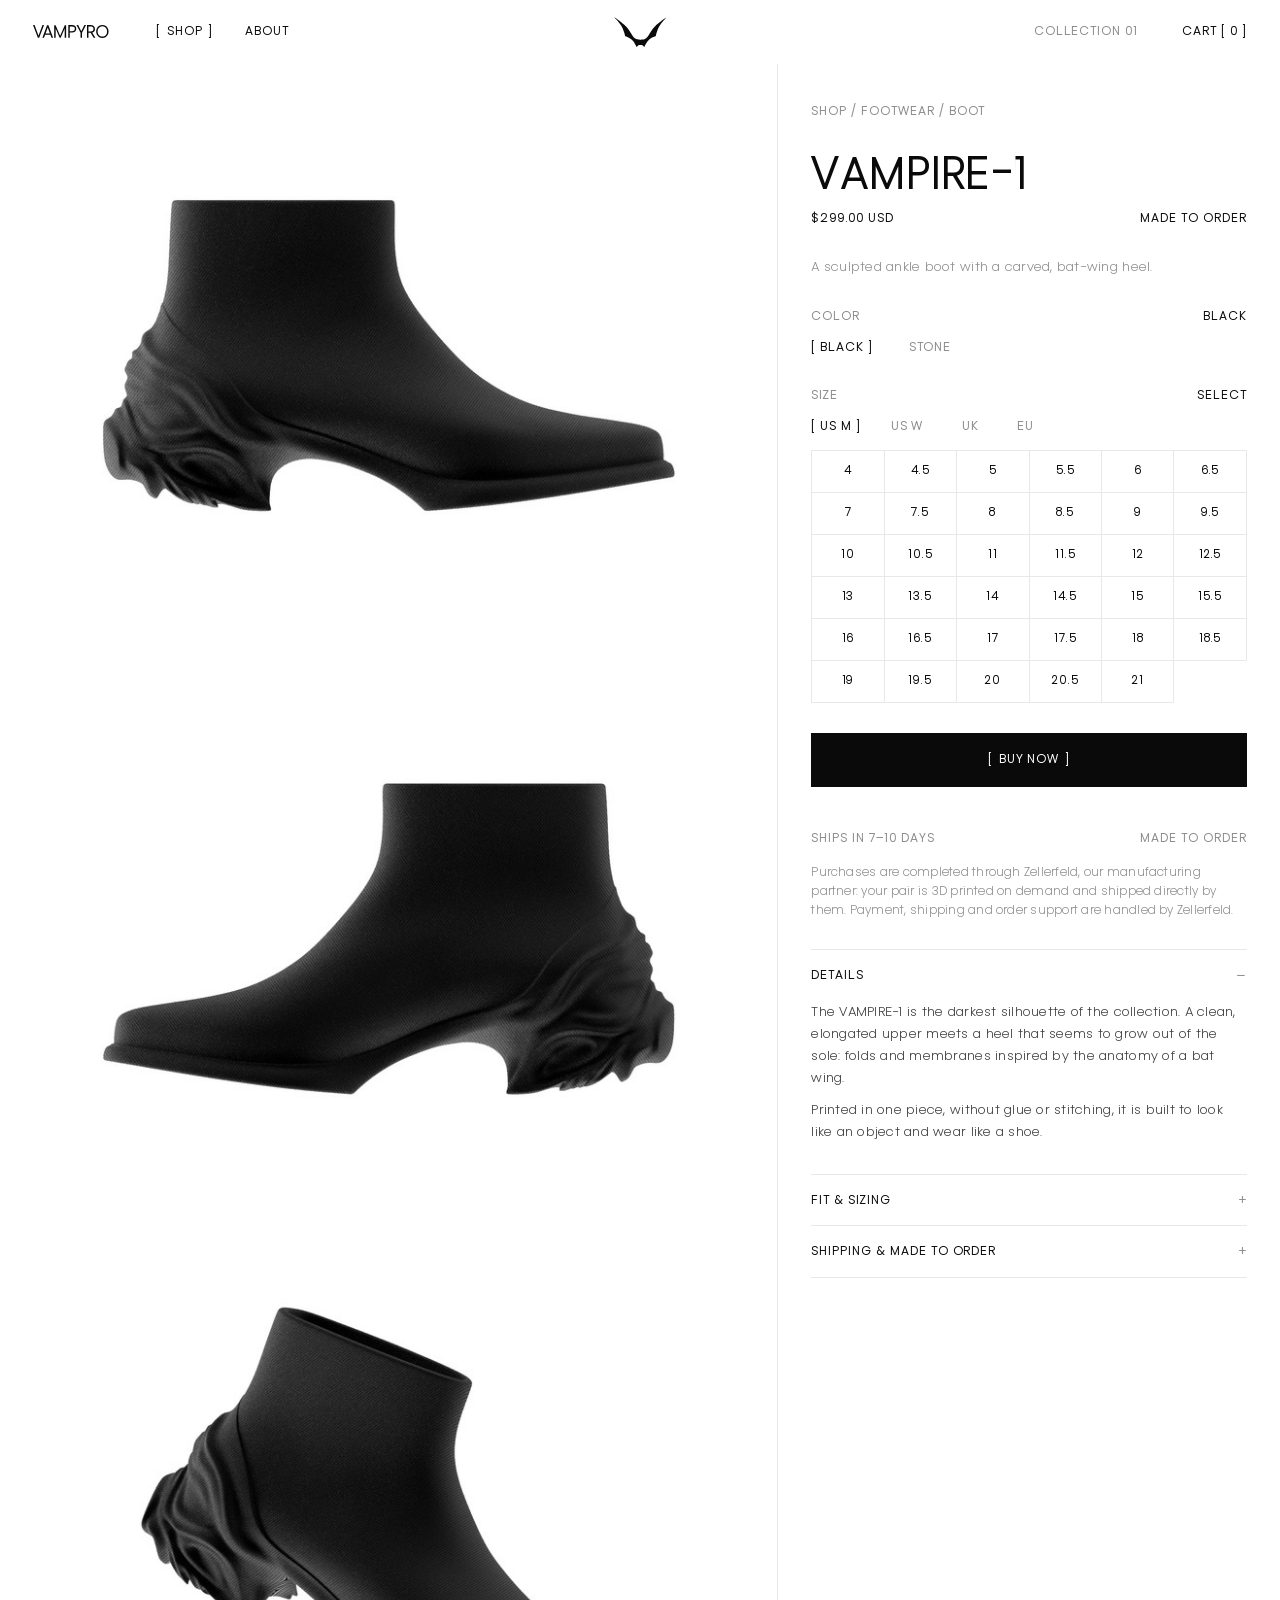
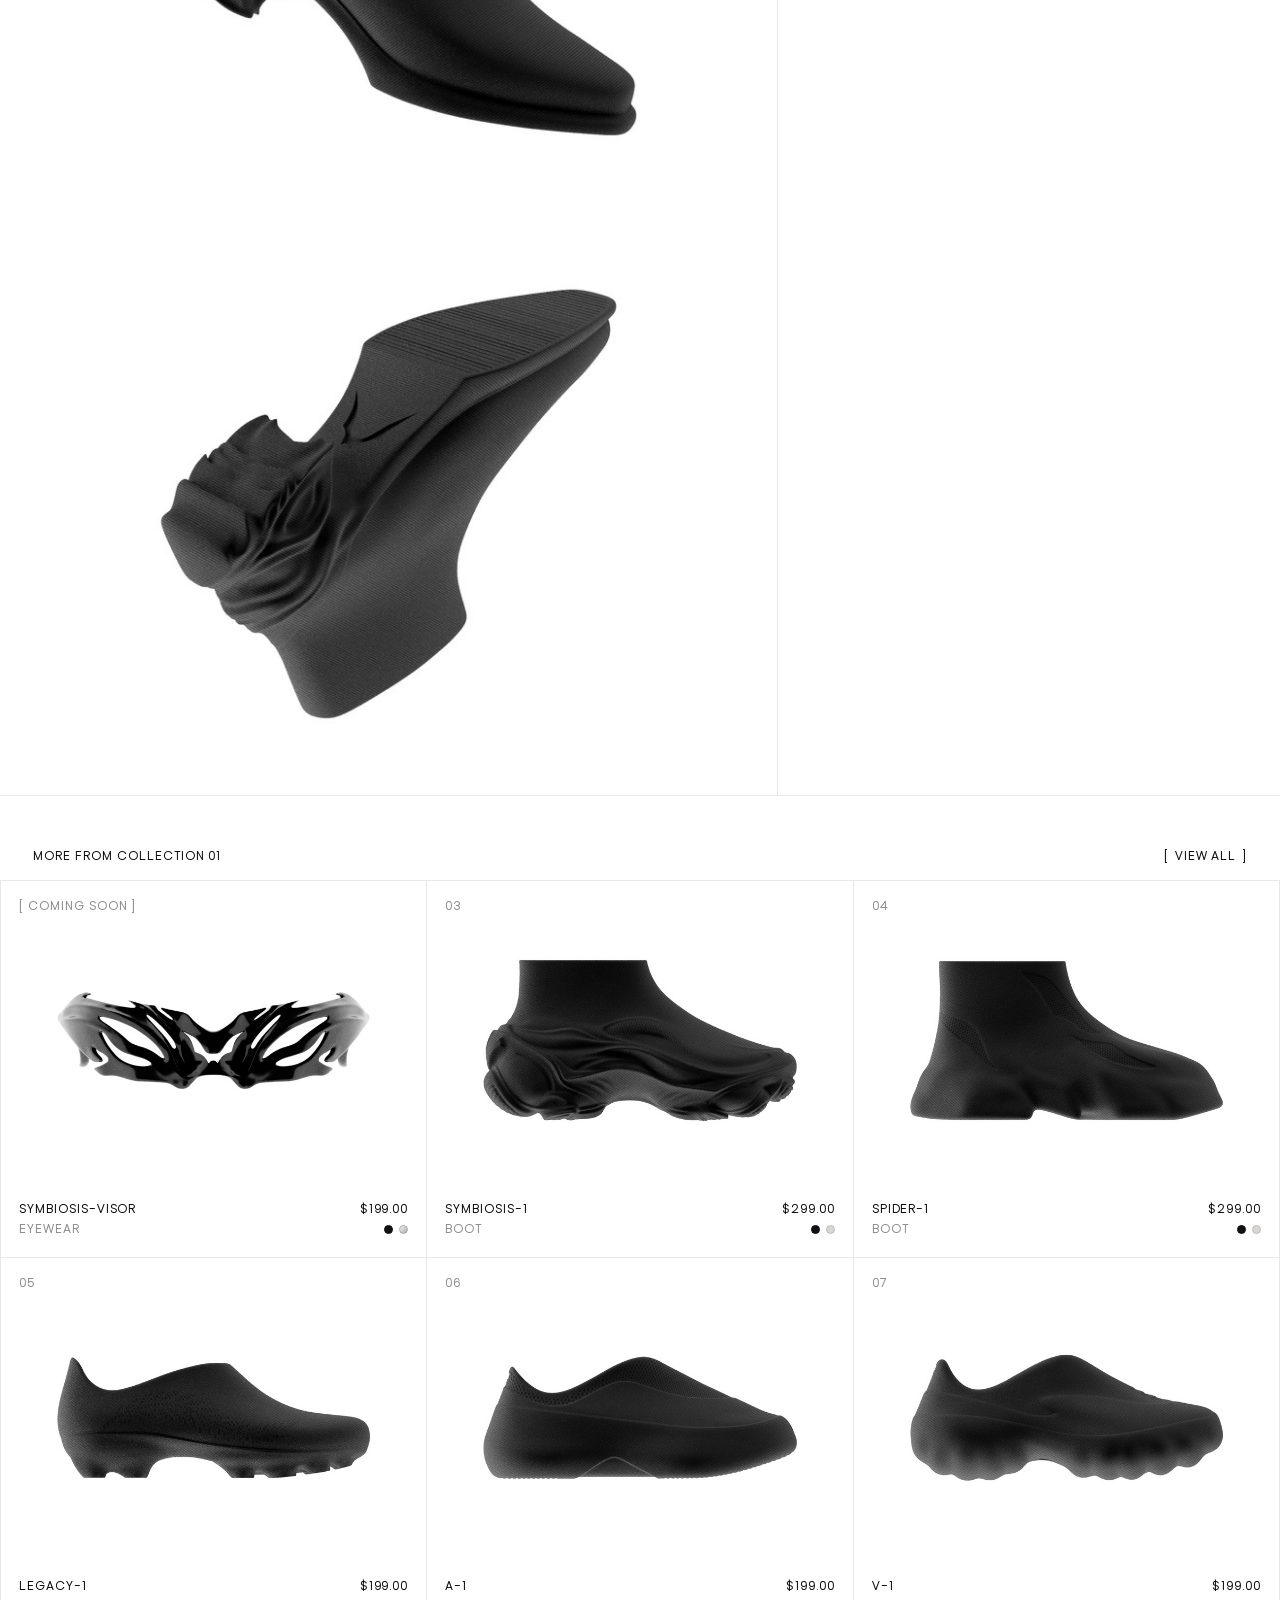
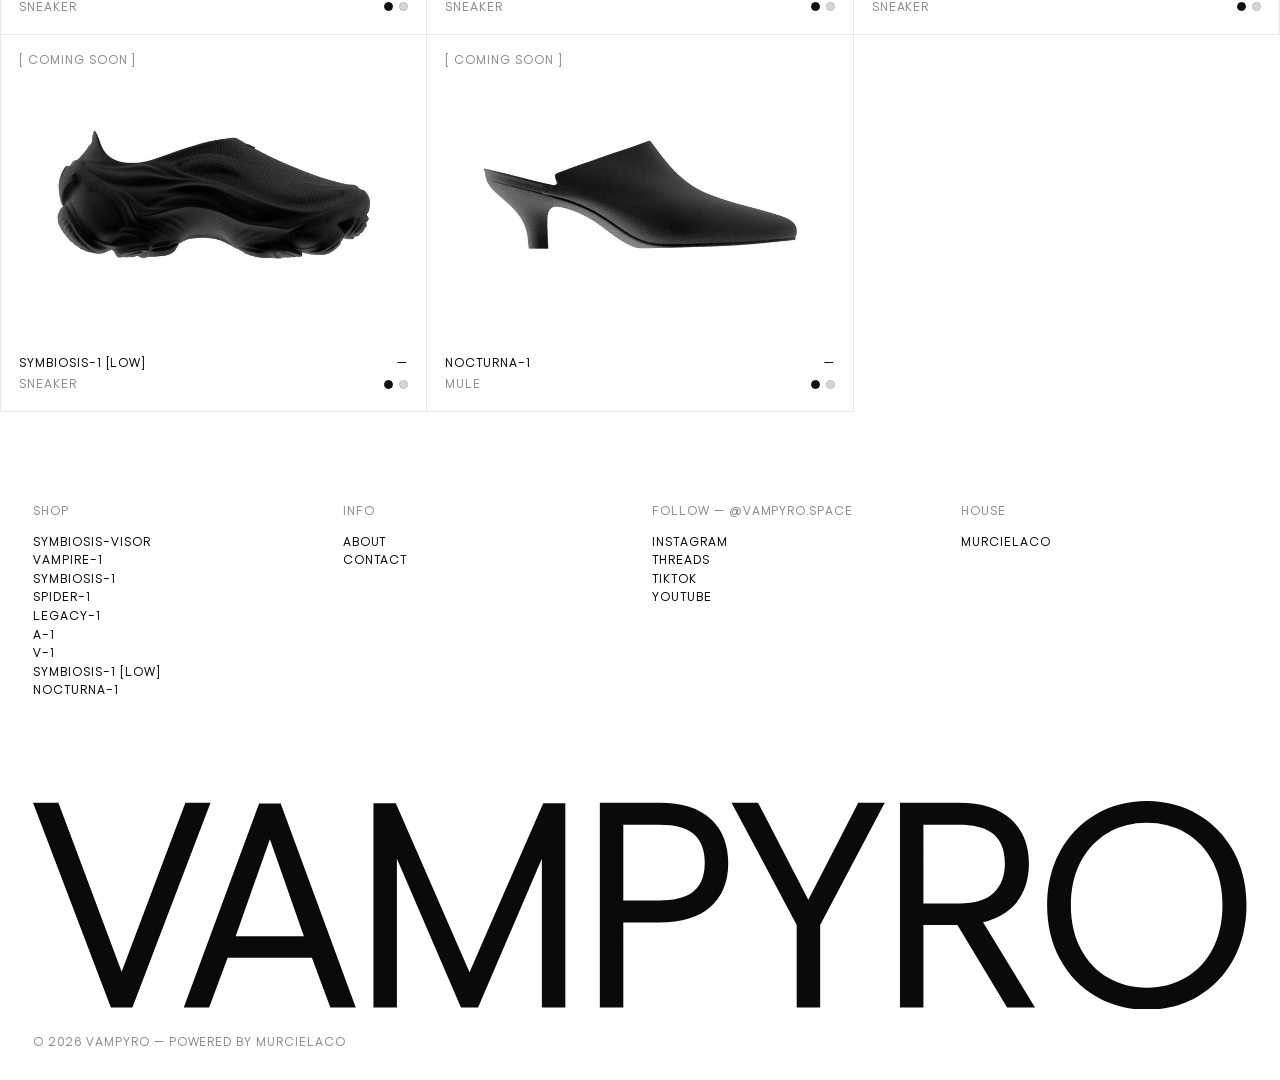
<file: vampire-1/index.html>
<!doctype html>
<html lang="en">
<head>
<meta charset="utf-8">
<meta name="viewport" content="width=device-width, initial-scale=1, viewport-fit=cover">
<title>VAMPYRO</title>
<meta name="description" content="VAMPIRE-1 by VAMPYRO. A sculpted ankle boot with a carved, bat-wing heel. 3D printed on demand. Black or Stone.">
<meta name="theme-color" content="#ffffff">
<link rel="canonical" href="https://vampyro.space/vampire-1/">
<meta property="og:type" content="website">
<meta property="og:site_name" content="VAMPYRO">
<meta property="og:title" content="VAMPIRE-1 — VAMPYRO">
<meta property="og:description" content="VAMPIRE-1 by VAMPYRO. A sculpted ankle boot with a carved, bat-wing heel. 3D printed on demand. Black or Stone.">
<meta property="og:url" content="https://vampyro.space/vampire-1/">
<meta property="og:image" content="https://vampyro.space/assets/og-vampire-1.jpg">
<meta property="og:image:width" content="1200"><meta property="og:image:height" content="630">
<meta name="twitter:card" content="summary_large_image">
<link rel="icon" href="/assets/favicon-v2.svg?v=4" type="image/svg+xml">
<link rel="icon" href="/assets/favicon-32.png?v=4" sizes="32x32" type="image/png">
<link rel="icon" href="/assets/favicon-gray-192.png?v=5" sizes="192x192" type="image/png">
<link rel="apple-touch-icon" href="/assets/apple-touch-icon.png?v=4">
<link rel="preload" href="/fonts/metal-bat-regular.woff2" as="font" type="font/woff2" crossorigin>
<link rel="stylesheet" href="/assets/style.css?v=13">
</head>
<body>
<a class="skip" href="#main">Skip to content</a>
<header class="hd" id="hd">
  <nav aria-label="Primary"><a class="wm hide-s" href="/" aria-label="VAMPYRO home"><svg xmlns="http://www.w3.org/2000/svg" viewBox="3201.4 5494.6 13262.7 2281.4" fill="currentColor" fill-rule="evenodd"><path d="M4287.8 7751.8l-235.38 0 -850.99 -2239.11 87.52 0 147.86 0 42.25 0 691.05 1846.82 697.08 -1846.82 42.25 0 144.84 0 87.52 0 -854 2239.11zm796.71 0l-147.87 0 -87.51 0 823.82 -2230.83 235.38 0 820.81 2230.83 -87.51 0 -147.87 0 -42.25 0 -202.18 -543.18 -920.39 0 -202.18 543.18 -42.25 0zm331.94 -778.56l745.37 0 -371.18 -1061.86 -374.19 1061.86zm3603.1 -1455.28l0 2233.84 -60.36 0 -135.79 0 -60.36 0 0 -1626.17 -697.08 1626.17 -39.23 0 -108.63 0 -39.23 0 -700.1 -1626.17 0 1626.17 -60.36 0 -135.79 0 -60.35 0 0 -2233.84 60.35 0 144.85 0 39.23 0 805.71 1847.58 805.72 -1847.58 39.23 0 141.83 0 60.36 0zm1026 1304.4l-392.29 0 0 929.44 -60.36 0 -135.79 0 -60.35 0 0 -2239.11 648.79 0c249.47,0 437.57,59.35 564.31,178.04 126.74,118.7 190.11,279.64 190.11,482.83 0,203.19 -64.37,362.12 -193.13,476.79 -128.75,114.68 -315.85,172.01 -561.29,172.01zm497.92 -651.82c0,-136.8 -38.22,-240.4 -114.67,-310.82 -76.45,-70.41 -204.2,-105.61 -383.25,-105.61l-392.29 0 0 826.84 392.29 0c152.9,0 270.59,-27.16 353.07,-81.48 96.57,-66.39 144.85,-176.03 144.85,-328.93zm1677.83 -657.85l289.69 0 -706.13 1336.83 0 902.28 -60.36 0 -135.79 0 -60.35 0 0 -902.28 -712.17 -1336.83 289.69 0 549.22 1062.22 546.2 -1062.22zm1931.31 2239.11l-304.79 0 -543.18 -902.28 -371.17 0 0 902.28 -60.36 0 -135.79 0 -60.35 0 0 -2239.11 642.76 0c251.47,0 442.09,60.86 571.85,182.57 129.76,121.71 194.64,283.16 194.64,484.34 0,177.03 -50.3,324.9 -150.89,443.59 -86.5,96.57 -203.19,161.95 -350.05,196.15l567.33 932.46zm-1219.14 -1997.69l0 860.03 392.29 0c171.01,0 296.74,-39.23 377.21,-117.69 80.47,-78.46 120.71,-184.08 120.71,-316.85 0,-158.93 -49.29,-272.6 -147.87,-341 -82.48,-56.33 -201.17,-84.49 -356.08,-84.49l-386.26 0zm2999.56 1876.99c-166.98,96.56 -353.07,144.84 -558.27,144.84 -205.2,0 -391.29,-48.78 -558.27,-146.35 -166.98,-97.57 -297.24,-233.37 -390.79,-407.39 -93.55,-174.02 -140.32,-370.17 -140.32,-588.44 0,-218.28 46.77,-413.93 140.32,-586.94 93.55,-173.01 223.81,-308.31 390.79,-405.88 166.98,-97.57 353.07,-146.35 558.27,-146.35 205.2,0 391.29,48.78 558.27,146.35 166.98,97.57 297.24,232.87 390.79,405.88 93.54,173.01 140.32,368.66 140.32,586.94 0,218.27 -46.78,414.42 -140.32,588.44 -93.55,174.02 -223.81,310.32 -390.79,408.9zm-980.74 -205.2c124.73,72.42 265.55,108.63 422.47,108.63 156.92,0 297.74,-36.21 422.47,-108.63 124.73,-72.43 223.31,-176.54 295.74,-312.33 72.42,-135.8 108.63,-295.74 108.63,-479.81 0,-184.08 -36.21,-344.02 -108.63,-479.81 -72.43,-135.8 -171.01,-239.91 -295.74,-312.33 -124.73,-72.43 -265.55,-108.64 -422.47,-108.64 -156.92,0 -297.74,36.21 -422.47,108.64 -124.73,72.42 -223.81,176.53 -297.24,312.33 -73.43,135.79 -110.15,295.73 -110.15,479.81 0,184.07 36.72,344.01 110.15,479.81 73.43,135.79 172.51,239.9 297.24,312.33z"></path></svg></a><a href="/#shop" class="nl on" data-nav="shop">Shop</a><a href="/#about" class="nl hide-s" data-nav="about">About</a></nav>
  <a class="mark" href="/" aria-label="VAMPYRO"><svg aria-hidden="true" xmlns="http://www.w3.org/2000/svg" viewBox="-55825.4 -5492.8 31826.8 18062.3" fill="currentColor" fill-rule="evenodd"><path d="M-49176.5 6047.71c29.41,0 62.7,10.52 89.28,14.89 195.66,32.42 396.61,94.07 583.42,156.34 53.22,17.72 103.3,34.83 154.93,53.41 428.73,154.13 756.37,314.04 1169.29,518.5l274.36 147.55c24.49,12.12 41.72,24.61 66.08,38.15 25.11,13.97 46.58,26.52 69.59,39.75 44.98,25.9 86.51,49.4 132.17,76.23 261.62,153.82 525.45,316.2 770.96,494.88l246.36 175.6c82.08,61.65 395.32,301.56 469.03,374.84l166.69 151.05c93.64,82.45 179.35,175.17 268.26,263.04 19.88,19.69 29.54,35.13 49.41,54.76 9.97,9.84 16.43,16.06 26.21,25.9 44.3,44.79 81.16,95.93 124.84,140.84l145.89 171.85c150.13,168.41 274.05,358.59 409.91,538.2 105.21,139.18 201.13,296.57 295.64,443.99l625.14 1062.67c40.11,66.02 72.17,138.87 112.6,205.2l110.38 202.12c91.49,185.45 201.63,364.25 295.09,548.78 82.82,163.42 177.88,320.19 262.36,482.57 6.09,11.81 10.15,21.66 17.29,34.82l36.92 67.19c9.41,15.51 14.21,19.63 18.64,38.71l10.4 0c7.38,-27.57 357.05,-454.27 425.84,-522.26 569.51,-562.19 893.9,-717.49 1709.96,-717.49l255.22 0c907.98,0 1273.16,232.21 1855.65,884.35 20.74,23.82 273.37,330.05 280.14,355.4l10.4 0c7.26,-31.14 71.99,-137.58 90.2,-170.25l56.67 -104.85c13.17,-21.66 24.37,-44.18 37.1,-67.07l201.45 -376.74c6.95,-13.41 11.57,-18.77 19.2,-32.92l222.3 -413.23c13.29,-26.39 23.38,-41.65 36.36,-67.8l112.66 -205.08c6.83,-11.75 10.46,-21.29 17.54,-34.51l246.73 -440.92c134.38,-240.4 327.58,-566.93 476.73,-789.11 14.7,-21.91 26.52,-42.52 40.61,-63.56l366.83 -529.15c8.8,-11.81 14.22,-17.04 23.14,-28.98 90.26,-120.6 186.92,-237.69 281.25,-354.22l220.76 -253.26c75.19,-81.28 270.79,-286.41 343.34,-344.25 21.04,-16.8 34.7,-36.24 56.54,-52.92l340.87 -289.43c41.59,-32.67 77.53,-62.2 119.8,-93.77 41.47,-31.01 77.46,-59.37 118.32,-90.08l818.77 -551.24 533.02 -310.78 349.12 -182.25c48.36,-24.18 90.57,-45.28 138.93,-69.46 25.23,-12.68 44.18,-22.03 69.4,-34.77 26.09,-13.1 50.21,-22.33 74.7,-34.7 46.33,-23.38 93.34,-43.07 142.38,-65.96 146.62,-68.54 297.8,-126.63 448.48,-187.05l310.97 -111c107.68,-35.87 210.92,-65.16 324.51,-97.4 57.65,-16.36 111.98,-28.48 171.91,-41.65 51.56,-11.39 129.64,-33.47 180.15,-33.47 0,-73.04 21.72,-177.39 31.51,-249.75 11.2,-83.13 28.3,-165.08 41.41,-245.13 6.27,-38.46 13.47,-78.94 22.08,-118.57l77.96 -349.18c75.13,-296.69 153.89,-601.5 243.1,-892.47 88.61,-288.94 175.42,-576.1 277.38,-858.21l71.55 -209.75c75.44,-227.85 215.36,-603.36 307.34,-833.48 27.81,-69.58 53.66,-134.13 81.84,-204.64 80.23,-200.59 168.65,-397.6 253.8,-595.36l133.89 -293.18c7.69,-15.32 14.58,-28.18 22.64,-45.1 9.05,-18.71 13.11,-31.81 22.52,-50.46 75.87,-150.56 206.56,-435.38 286.05,-568.22l49.16 -91.49c111.99,-215.29 236.7,-425.47 361.61,-633.32 106.38,-177.02 217.69,-350.41 332.19,-522.13l231.29 -336.51c10.65,-16.12 18.28,-25.78 28.12,-39.62l90.76 -127.98c135.24,-186.99 338.96,-470.02 486.26,-649.32l250.55 -317.24c42.08,-53.1 84.29,-102.08 126.38,-154.93l419.07 -502.94c13.54,-17.47 22.03,-23.5 34.21,-38.7 12.49,-15.63 21.6,-24.12 33.53,-39.44 13.11,-16.92 21.72,-24.3 33.41,-39.5 19.94,-25.91 43.38,-48.43 64.73,-75.93l264.7 -303.09c73.77,-73.71 224.7,-261.99 302.29,-338.47 15.38,-15.2 19.32,-24.37 33.66,-39.26l544.41 -596.34c70.94,-70.14 132.41,-148.16 203.23,-218.73 94.57,-94.39 178.86,-200.28 273.49,-294.36 13.05,-12.98 24.18,-23.07 36.49,-36.36 13.78,-14.89 18.27,-23.87 33.78,-39.19 12.61,-12.43 21.35,-21.36 33.96,-33.78l309.86 -330.85c60.18,-59.8 113.71,-125.39 174.56,-184.83 14.71,-14.4 29.41,-22.7 22.09,-40.42 -14.34,-5.97 -18.46,0.49 -34.27,12.43l-369.97 260.51c-48.18,31.75 -90.82,66.2 -137.52,96.91 -90.94,59.8 -178.62,127.36 -268.76,189.57 -150.87,104.17 -392.06,270.91 -540.1,381.97l-67.32 47.32c-205.56,140.16 -404.79,290.41 -608.39,433.41l-1202.59 875.86c-88.23,66.21 -173.94,129.09 -262.67,195.66l-1046.24 803.02 -1292.47 1072.51c-12.68,11.88 -18.52,13.42 -31.38,25.91 -21.42,20.79 -38.34,34.08 -59.75,54.88l-60.85 53.71c-15.32,11.82 -17.29,13.97 -30.33,27.02 -13.54,13.59 -20.56,16.12 -33.97,28.55l-507.31 471.98c-59.8,47.69 -113.33,117.65 -174.8,169.02 -53.78,44.92 -234.61,232.22 -286.79,291.41 -44.42,50.45 -98.75,92.91 -143.17,143.36l-111.93 122.44c-19.75,20.55 -38.33,36.49 -57.46,57.16l-408.86 455.87c-121.65,130.81 -228.95,274.24 -346.54,408.8 -36.73,42.02 -67.43,82.51 -103.73,125.46l-886.39 1186.83c-17.23,23.14 -30.27,43.62 -46.58,68.05 -16.06,23.94 -30.64,43.13 -46.94,67.62 -32.18,48.3 -63.38,92.48 -94.82,139.61l-318.72 488.66c-127.86,199.24 -256.88,397.97 -377.67,601.7 -8.61,14.52 -14.7,25.41 -23.5,39.01l-261.68 425.96c-144.35,240.15 -296.39,474.82 -442.7,713.68l-294.79 455.31c-8,12.06 -13.41,22.83 -21.72,35.63 -8.98,13.72 -14.83,19.38 -24.12,33.16 -9.29,13.6 -15.44,23.32 -24.98,37.6l-580.28 800.06c-67.81,86.88 -138.26,168.53 -209.94,253.74 -10.27,12.25 -17.04,16.25 -27.5,29.78 -11.45,14.77 -13.97,17.66 -26.89,30.4 -39.01,38.15 -71,81.4 -109.46,119.8l-85.89 85.95c-44.86,50.95 -95.19,95.06 -143.18,143.3l-93.83 83.25c-70.52,65.53 -146.57,125.58 -223.11,183.3l-133.52 95.67c-47.93,31.81 -92.17,61.72 -142.56,91.87 -108.17,64.79 -218.55,127.92 -335.58,180.09 -13.35,5.97 -22.95,12.06 -38.7,18.58 -272.51,112.54 -479.19,195.54 -778.77,257.87l-293.62 55.38c-92.54,15.26 -209.2,36.05 -301,42.82 -109.27,8 -210.92,25.48 -317.49,26.34 -27.19,0.18 -28.67,4.12 -51.99,5.29 -23.57,1.17 -36.55,-0.49 -59.5,3.01 -66.82,10.09 -153.02,-0.49 -219.6,9.6 -34.27,5.17 -74.82,3.02 -111.61,3.02 -45.41,-0.07 -74.76,5.47 -114.44,5.29 -159.3,-0.62 -301.62,5.1 -458.58,5.1l-458.45 -5.1c-37.78,0.18 -52.06,-5.6 -88.36,-5.42 -31.32,0.13 -62.63,0 -93.95,0.19 -37.78,0.18 -52.06,-5.6 -88.36,-5.42 -116.47,0.56 -240.45,-11.87 -349.42,-20.42l-259.84 -21.48c-184.83,-13.66 -545.39,-84.78 -711.89,-126.81 -265.93,-67.13 -570.68,-171.17 -813.04,-301.68 -270.12,-145.45 -456.92,-272.82 -690.91,-470.75l-124.85 -109.59c-16.85,-16.98 -29.96,-30.02 -46.7,-47.01 -31.87,-32.24 -66.51,-56.3 -94.75,-92.84 -31.69,-41.04 -82.2,-77.78 -116.04,-118.32 -9.6,-11.51 -9.85,-14.34 -20.99,-25.91l-132.96 -148.34c-99.37,-106.94 -203.91,-241.38 -291.83,-359.27 -14.65,-19.57 -26.71,-33.66 -40.98,-52.79l-235.78 -321.62c-27.01,-38.94 -49.28,-73.65 -76.79,-110.75 -13.97,-18.76 -24.24,-35.25 -38.7,-55.07l-148.28 -221.56c-45.72,-76.73 -98.64,-151.36 -148.78,-226.24 -113.34,-169.39 -215.6,-346.78 -326.04,-517.89 -122.2,-189.27 -238.06,-384.13 -356.26,-576.22 -48.3,-78.58 -92.41,-150.81 -140.59,-229.2l-285.19 -459.74c-80.66,-136.41 -168.96,-268.09 -255.71,-400.62 -13.79,-21.04 -22.4,-36.36 -36.43,-57.34l-297.92 -447.01c-202.8,-292.63 -411.57,-579.91 -625.01,-864.79 -186.13,-248.58 -382.34,-487.87 -582.07,-725.49l-390.28 -448.36c-59.8,-64.3 -117.09,-133.15 -179.78,-195.24l-88.61 -93.77c-18.15,-17.96 -26.02,-31.56 -44.17,-49.53l-463.69 -474.02c-33.16,-33.1 -63.37,-58.14 -96.35,-91.12l-871.25 -806.15c-10.52,-8.06 -12,-10.09 -22.15,-19.51l-531.61 -452.91c-185.94,-156.47 -377.05,-307.65 -566.93,-459.26l-625.14 -489.64c-18.95,-14.28 -34.14,-25.42 -52.97,-40.8 -152.59,-124.59 -321.49,-245.31 -479.81,-364.07 -73.34,-54.94 -142,-105.15 -215.1,-159.97 -105.77,-79.37 -210.92,-162.68 -320.26,-237.07l-539.3 -393.17c-36.06,-26.95 -70.88,-50.46 -105.59,-76.73l-163.6 -117.7c-127.98,-88.36 -250.61,-184.28 -379.2,-271.9 -147.24,-100.42 -288.27,-209.08 -435.51,-309.43l-655.9 -464.05c-36.11,-27.01 -71.06,-48.18 -107.12,-75.19 -159.79,-119.67 -382.77,-267.65 -550.68,-386.96 -12.49,-8.86 -43.38,-40.42 -52.86,-22.76 -8.3,15.38 24.31,38.58 35.88,50.08 33.16,33.17 58.14,63.38 91.18,96.42l179.73 190.06c18.21,17.97 26.02,31.63 44.18,49.59l292.01 312.26c7.75,9.23 14.58,15.14 23.2,23.69 77.52,77.04 146.87,162.75 224.03,239.6 8.67,8.67 15.44,14.52 23.38,23.5l515.79 562.44c17.91,17.72 25.6,31.38 44.24,49.59 18.71,18.34 26.95,32.18 44.18,49.59 8.74,8.8 15.2,14.22 23.63,23.26l698.48 791.32c8.06,10.03 14.27,14.53 22.33,24.49l83.93 98.45c11.01,11.63 11.44,14.34 21.04,25.84l150.87 177.33c31.19,33.59 55.37,67.37 85.89,101.64l169.64 205.39c151.48,179.23 359.02,438.08 496.97,622.98 53.96,72.3 105.21,138.62 159.24,210.61 27.99,37.29 52.42,69.84 80.41,107.13l426.4 599.78c14.58,20.06 23.69,36.79 37.9,55.93 66.82,89.96 124.72,188.71 186.19,282.6 13.84,21.23 23.93,34.83 36.92,56.86 12.3,20.73 22.33,33.16 34.58,53.96l315.09 523.55c24.24,40.11 43.5,79.62 67.74,119.79 12,19.94 22.33,39.14 33.9,59.87 6.65,11.88 9.17,19.08 15.69,31.2l83.44 150.99c40.67,80.05 80.41,167.11 126.25,243.65 64.98,108.48 154.38,319.09 215.72,440.55l204.96 446.27c42.27,88.05 130.31,303.22 167.17,395.39 79.62,199.23 162.13,396.86 234.12,599.35l50.14 137.33c62.76,157.52 108.73,326.11 171.92,484.48 36.05,90.39 64.54,185.94 95.74,279.35 69.77,209.38 143.05,422.82 202.24,636.33l106.08 357.61c28.24,99.24 55.56,195.35 80.35,294.66 75.93,303.77 152.72,604.52 200.96,919 9.23,60.11 43.87,271.03 43.87,331.21z"></path></svg></a>
  <nav class="r" aria-label="Secondary"><span class="muted hide-s">Collection 01</span><button type="button" class="cartbtn" id="openCart">Cart <span class="cb">[ <b id="cc">0</b> ]</span></button></nav>
</header>
<main id="main">
<section class="pdp">
  <div class="gwrap"><div class="gal" id="gal"><figure><img data-view="side" src="/assets/img/vampire-1-black-side-1600.jpg" srcset="/assets/img/vampire-1-black-side-800.jpg 800w, /assets/img/vampire-1-black-side-1600.jpg 1600w" sizes="(max-width:900px) 100vw, 60vw" alt="VAMPIRE-1 — side view" loading="eager" width="1600" height="1200"></figure><figure><img data-view="side2" src="/assets/img/vampire-1-black-side2-1600.jpg" srcset="/assets/img/vampire-1-black-side2-800.jpg 800w, /assets/img/vampire-1-black-side2-1600.jpg 1600w" sizes="(max-width:900px) 100vw, 60vw" alt="VAMPIRE-1 — side view" loading="lazy" width="1600" height="1200"></figure><figure><img data-view="three-quarter" src="/assets/img/vampire-1-black-three-quarter-1600.jpg" srcset="/assets/img/vampire-1-black-three-quarter-800.jpg 800w, /assets/img/vampire-1-black-three-quarter-1600.jpg 1600w" sizes="(max-width:900px) 100vw, 60vw" alt="VAMPIRE-1 — three quarter view" loading="lazy" width="1600" height="1200"></figure><figure><img data-view="sole" src="/assets/img/vampire-1-black-sole-1600.jpg" srcset="/assets/img/vampire-1-black-sole-800.jpg 800w, /assets/img/vampire-1-black-sole-1600.jpg 1600w" sizes="(max-width:900px) 100vw, 60vw" alt="VAMPIRE-1 — sole view" loading="lazy" width="1600" height="1200"></figure></div><div class="dots" id="dots"><i class="on"></i><i></i><i></i><i></i></div></div>
  <aside class="panel"><div class="in">
      <div class="crumbs"><a href="/#shop">Shop</a> / <a href="/#footwear">Footwear</a> / Boot</div>
      <div class="ttl"><h1>VAMPIRE-1</h1><div class="sub"><span class="p">$299.00 USD</span><span>Made to order</span></div></div>
      <p style="margin:0;color:var(--mute);text-transform:none;letter-spacing:.02em;font-size:13px;font-weight:300">A sculpted ankle boot with a carved, bat-wing heel.</p>
      <div class="opt">
        <div class="lab"><span>Color</span><b id="colorLabel">Black</b></div>
        <div class="colors"><button type="button" class="choice" data-color="black" aria-pressed="true">Black</button><button type="button" class="choice" data-color="stone" aria-pressed="false">Stone</button></div>
      </div>
      <div class="opt">
        <div class="lab"><span>Size</span><b id="sizeLabel">Select</b></div>
        <div class="systems" role="group" aria-label="Size system"><button type="button" class="choice" data-sys="USM" aria-pressed="true">US M</button><button type="button" class="choice" data-sys="USW" aria-pressed="false">US W</button><button type="button" class="choice" data-sys="UK" aria-pressed="false">UK</button><button type="button" class="choice" data-sys="EU" aria-pressed="false">EU</button></div>
        <div class="sizes" id="sizes" role="radiogroup" aria-label="Size"></div>
      </div>
      <div class="buy">
        <button class="cta" id="buy" type="button"><span class="br">Buy now</span></button>
        <div class="msg" id="msg" role="status" aria-live="polite"></div>
        <div class="note"><span>Ships in 7&ndash;10 days</span><span>Made to order</span></div>
        <p class="via">Purchases are completed through Zellerfeld, our manufacturing partner: your pair is 3D printed on demand and shipped directly by them. Payment, shipping and order support are handled by Zellerfeld.</p>
      </div>
      <div class="acc">
        <details open><summary>Details</summary><div class="body"><p>The VAMPIRE-1 is the darkest silhouette of the collection. A clean, elongated upper meets a heel that seems to grow out of the sole: folds and membranes inspired by the anatomy of a bat wing.</p><p>Printed in one piece, without glue or stitching, it is built to look like an object and wear like a shoe.</p></div></details>
        <details><summary>Fit &amp; sizing</summary><div class="body"><p>Pick your usual size in US Men, US Women, UK or EU &mdash; every size is available.</p></div></details>
        <details><summary>Shipping &amp; made to order</summary><div class="body"><p>Each pair is 3D printed when you order it, from a breathable, recyclable foam. No glue, no stitching.</p><p>Estimated delivery 7&ndash;10 days. </p></div></details>
      </div>
  </div></aside>
</section>
<section class="more">
  <div class="sh"><h2>More from Collection 01</h2><a href="/#shop" class="br">View all</a></div>
  <div class="grid"><a class="card rv" href="/symbiosis-visor/" data-cat="Accessories">
  <div class="ph">
    <img src="/assets/img/symbiosis-visor-black-front-800.jpg" srcset="/assets/img/symbiosis-visor-black-front-800.jpg 800w, /assets/img/symbiosis-visor-black-front-1600.jpg 1600w" sizes="(max-width:640px) 50vw, 50vw" alt="SYMBIOSIS-VISOR in black" loading="eager" width="800" height="600">
    <img class="alt" src="/assets/img/symbiosis-visor-silver-front-800.jpg" srcset="/assets/img/symbiosis-visor-silver-front-800.jpg 800w, /assets/img/symbiosis-visor-silver-front-1600.jpg 1600w" sizes="50vw" alt="" loading="lazy" width="800" height="600">
    <span class="tag">[ Coming soon ]</span>
  </div>
  <div class="row"><span>SYMBIOSIS-VISOR</span><span>$199.00</span></div>
  <div class="row"><span>Eyewear</span><span class="sw" aria-label="Black, Silver"><i class="black"></i><i class="silver"></i></span></div>
</a><a class="card rv" href="/symbiosis-1/" data-cat="Footwear">
  <div class="ph">
    <img src="/assets/img/symbiosis-1-black-side-800.jpg" srcset="/assets/img/symbiosis-1-black-side-800.jpg 800w, /assets/img/symbiosis-1-black-side-1600.jpg 1600w" sizes="(max-width:640px) 50vw, 50vw" alt="SYMBIOSIS-1 in black" loading="lazy" width="800" height="600">
    <img class="alt" src="/assets/img/symbiosis-1-stone-side-800.jpg" srcset="/assets/img/symbiosis-1-stone-side-800.jpg 800w, /assets/img/symbiosis-1-stone-side-1600.jpg 1600w" sizes="50vw" alt="" loading="lazy" width="800" height="600">
    <span class="tag">03</span>
  </div>
  <div class="row"><span>SYMBIOSIS-1</span><span>$299.00</span></div>
  <div class="row"><span>Boot</span><span class="sw" aria-label="Black, Stone"><i class="black"></i><i class="stone"></i></span></div>
</a><a class="card rv" href="/spider-1/" data-cat="Footwear">
  <div class="ph">
    <img src="/assets/img/spider-1-black-side-800.jpg" srcset="/assets/img/spider-1-black-side-800.jpg 800w, /assets/img/spider-1-black-side-1600.jpg 1600w" sizes="(max-width:640px) 50vw, 50vw" alt="SPIDER-1 in black" loading="lazy" width="800" height="600">
    <img class="alt" src="/assets/img/spider-1-stone-side-800.jpg" srcset="/assets/img/spider-1-stone-side-800.jpg 800w, /assets/img/spider-1-stone-side-1600.jpg 1600w" sizes="50vw" alt="" loading="lazy" width="800" height="600">
    <span class="tag">04</span>
  </div>
  <div class="row"><span>SPIDER-1</span><span>$299.00</span></div>
  <div class="row"><span>Boot</span><span class="sw" aria-label="Black, Stone"><i class="black"></i><i class="stone"></i></span></div>
</a><a class="card rv" href="/legacy-1/" data-cat="Footwear">
  <div class="ph">
    <img src="/assets/img/legacy-1-black-side-800.jpg" srcset="/assets/img/legacy-1-black-side-800.jpg 800w, /assets/img/legacy-1-black-side-1600.jpg 1600w" sizes="(max-width:640px) 50vw, 50vw" alt="LEGACY-1 in black" loading="lazy" width="800" height="600">
    <img class="alt" src="/assets/img/legacy-1-stone-side-800.jpg" srcset="/assets/img/legacy-1-stone-side-800.jpg 800w, /assets/img/legacy-1-stone-side-1600.jpg 1600w" sizes="50vw" alt="" loading="lazy" width="800" height="600">
    <span class="tag">05</span>
  </div>
  <div class="row"><span>LEGACY-1</span><span>$199.00</span></div>
  <div class="row"><span>Sneaker</span><span class="sw" aria-label="Black, Stone"><i class="black"></i><i class="stone"></i></span></div>
</a><a class="card rv" href="/a-1/" data-cat="Footwear">
  <div class="ph">
    <img src="/assets/img/a-1-black-side-800.jpg" srcset="/assets/img/a-1-black-side-800.jpg 800w, /assets/img/a-1-black-side-1600.jpg 1600w" sizes="(max-width:640px) 50vw, 50vw" alt="A-1 in black" loading="lazy" width="800" height="600">
    <img class="alt" src="/assets/img/a-1-stone-side-800.jpg" srcset="/assets/img/a-1-stone-side-800.jpg 800w, /assets/img/a-1-stone-side-1600.jpg 1600w" sizes="50vw" alt="" loading="lazy" width="800" height="600">
    <span class="tag">06</span>
  </div>
  <div class="row"><span>A-1</span><span>$199.00</span></div>
  <div class="row"><span>Sneaker</span><span class="sw" aria-label="Black, Stone"><i class="black"></i><i class="stone"></i></span></div>
</a><a class="card rv" href="/v-1/" data-cat="Footwear">
  <div class="ph">
    <img src="/assets/img/v-1-black-side-800.jpg" srcset="/assets/img/v-1-black-side-800.jpg 800w, /assets/img/v-1-black-side-1600.jpg 1600w" sizes="(max-width:640px) 50vw, 50vw" alt="V-1 in black" loading="lazy" width="800" height="600">
    <img class="alt" src="/assets/img/v-1-stone-side-800.jpg" srcset="/assets/img/v-1-stone-side-800.jpg 800w, /assets/img/v-1-stone-side-1600.jpg 1600w" sizes="50vw" alt="" loading="lazy" width="800" height="600">
    <span class="tag">07</span>
  </div>
  <div class="row"><span>V-1</span><span>$199.00</span></div>
  <div class="row"><span>Sneaker</span><span class="sw" aria-label="Black, Stone"><i class="black"></i><i class="stone"></i></span></div>
</a><a class="card rv" href="/symbiosis-1-low/" data-cat="Footwear">
  <div class="ph">
    <img src="/assets/img/symbiosis-1-low-black-side-800.jpg" srcset="/assets/img/symbiosis-1-low-black-side-800.jpg 800w, /assets/img/symbiosis-1-low-black-side-1600.jpg 1600w" sizes="(max-width:640px) 50vw, 50vw" alt="SYMBIOSIS-1 [LOW] in black" loading="lazy" width="800" height="600">
    <img class="alt" src="/assets/img/symbiosis-1-low-stone-side-800.jpg" srcset="/assets/img/symbiosis-1-low-stone-side-800.jpg 800w, /assets/img/symbiosis-1-low-stone-side-1600.jpg 1600w" sizes="50vw" alt="" loading="lazy" width="800" height="600">
    <span class="tag">[ Coming soon ]</span>
  </div>
  <div class="row"><span>SYMBIOSIS-1 [LOW]</span><span>—</span></div>
  <div class="row"><span>Sneaker</span><span class="sw" aria-label="Black, Stone"><i class="black"></i><i class="stone"></i></span></div>
</a><a class="card rv" href="/nocturna-1/" data-cat="Footwear">
  <div class="ph">
    <img src="/assets/img/nocturna-1-black-side-800.jpg" srcset="/assets/img/nocturna-1-black-side-800.jpg 800w, /assets/img/nocturna-1-black-side-1600.jpg 1600w" sizes="(max-width:640px) 50vw, 50vw" alt="NOCTURNA-1 in black" loading="lazy" width="800" height="600">
    <img class="alt" src="/assets/img/nocturna-1-stone-side-800.jpg" srcset="/assets/img/nocturna-1-stone-side-800.jpg 800w, /assets/img/nocturna-1-stone-side-1600.jpg 1600w" sizes="50vw" alt="" loading="lazy" width="800" height="600">
    <span class="tag">[ Coming soon ]</span>
  </div>
  <div class="row"><span>NOCTURNA-1</span><span>—</span></div>
  <div class="row"><span>Mule</span><span class="sw" aria-label="Black, Stone"><i class="black"></i><i class="stone"></i></span></div>
</a></div>
</section>
<script>window.PRODUCT={"slug": "vampire-1", "name": "VAMPIRE-1", "status": "live", "variants": {"black": 57302382707023, "stone": 57302382870863}, "views": ["side", "side2", "three-quarter", "sole"], "checkout": "zellerfeld", "colors": [["black", "Black"], ["stone", "Stone"]], "price": 299.0, "sizes": []};</script>
</main>
<footer class="ft">
  <div><h3>Shop</h3><a href="/symbiosis-visor/">SYMBIOSIS-VISOR</a><a href="/vampire-1/">VAMPIRE-1</a><a href="/symbiosis-1/">SYMBIOSIS-1</a><a href="/spider-1/">SPIDER-1</a><a href="/legacy-1/">LEGACY-1</a><a href="/a-1/">A-1</a><a href="/v-1/">V-1</a><a href="/symbiosis-1-low/">SYMBIOSIS-1 [LOW]</a><a href="/nocturna-1/">NOCTURNA-1</a></div>
  <div><h3>Info</h3><a href="/#about">About</a><a href="mailto:contact@vampyro.space">Contact</a></div>
  <div><h3>Follow &mdash; @vampyro.space</h3><a href="https://www.instagram.com/vampyro.space/" target="_blank" rel="noopener">Instagram</a><a href="https://www.threads.com/@vampyro.space" target="_blank" rel="noopener">Threads</a><a href="https://www.tiktok.com/@vampyro.space" target="_blank" rel="noopener">TikTok</a><a href="https://www.youtube.com/@vampyro-space" target="_blank" rel="noopener">YouTube</a></div>
  <div><h3>House</h3><a href="https://www.murcielaco.com" target="_blank" rel="noopener">MURCIELACO</a></div>
  <div class="big" aria-hidden="true"><svg xmlns="http://www.w3.org/2000/svg" viewBox="3201.4 5494.6 13262.7 2281.4" fill="currentColor" fill-rule="evenodd"><path d="M4287.8 7751.8l-235.38 0 -850.99 -2239.11 87.52 0 147.86 0 42.25 0 691.05 1846.82 697.08 -1846.82 42.25 0 144.84 0 87.52 0 -854 2239.11zm796.71 0l-147.87 0 -87.51 0 823.82 -2230.83 235.38 0 820.81 2230.83 -87.51 0 -147.87 0 -42.25 0 -202.18 -543.18 -920.39 0 -202.18 543.18 -42.25 0zm331.94 -778.56l745.37 0 -371.18 -1061.86 -374.19 1061.86zm3603.1 -1455.28l0 2233.84 -60.36 0 -135.79 0 -60.36 0 0 -1626.17 -697.08 1626.17 -39.23 0 -108.63 0 -39.23 0 -700.1 -1626.17 0 1626.17 -60.36 0 -135.79 0 -60.35 0 0 -2233.84 60.35 0 144.85 0 39.23 0 805.71 1847.58 805.72 -1847.58 39.23 0 141.83 0 60.36 0zm1026 1304.4l-392.29 0 0 929.44 -60.36 0 -135.79 0 -60.35 0 0 -2239.11 648.79 0c249.47,0 437.57,59.35 564.31,178.04 126.74,118.7 190.11,279.64 190.11,482.83 0,203.19 -64.37,362.12 -193.13,476.79 -128.75,114.68 -315.85,172.01 -561.29,172.01zm497.92 -651.82c0,-136.8 -38.22,-240.4 -114.67,-310.82 -76.45,-70.41 -204.2,-105.61 -383.25,-105.61l-392.29 0 0 826.84 392.29 0c152.9,0 270.59,-27.16 353.07,-81.48 96.57,-66.39 144.85,-176.03 144.85,-328.93zm1677.83 -657.85l289.69 0 -706.13 1336.83 0 902.28 -60.36 0 -135.79 0 -60.35 0 0 -902.28 -712.17 -1336.83 289.69 0 549.22 1062.22 546.2 -1062.22zm1931.31 2239.11l-304.79 0 -543.18 -902.28 -371.17 0 0 902.28 -60.36 0 -135.79 0 -60.35 0 0 -2239.11 642.76 0c251.47,0 442.09,60.86 571.85,182.57 129.76,121.71 194.64,283.16 194.64,484.34 0,177.03 -50.3,324.9 -150.89,443.59 -86.5,96.57 -203.19,161.95 -350.05,196.15l567.33 932.46zm-1219.14 -1997.69l0 860.03 392.29 0c171.01,0 296.74,-39.23 377.21,-117.69 80.47,-78.46 120.71,-184.08 120.71,-316.85 0,-158.93 -49.29,-272.6 -147.87,-341 -82.48,-56.33 -201.17,-84.49 -356.08,-84.49l-386.26 0zm2999.56 1876.99c-166.98,96.56 -353.07,144.84 -558.27,144.84 -205.2,0 -391.29,-48.78 -558.27,-146.35 -166.98,-97.57 -297.24,-233.37 -390.79,-407.39 -93.55,-174.02 -140.32,-370.17 -140.32,-588.44 0,-218.28 46.77,-413.93 140.32,-586.94 93.55,-173.01 223.81,-308.31 390.79,-405.88 166.98,-97.57 353.07,-146.35 558.27,-146.35 205.2,0 391.29,48.78 558.27,146.35 166.98,97.57 297.24,232.87 390.79,405.88 93.54,173.01 140.32,368.66 140.32,586.94 0,218.27 -46.78,414.42 -140.32,588.44 -93.55,174.02 -223.81,310.32 -390.79,408.9zm-980.74 -205.2c124.73,72.42 265.55,108.63 422.47,108.63 156.92,0 297.74,-36.21 422.47,-108.63 124.73,-72.43 223.31,-176.54 295.74,-312.33 72.42,-135.8 108.63,-295.74 108.63,-479.81 0,-184.08 -36.21,-344.02 -108.63,-479.81 -72.43,-135.8 -171.01,-239.91 -295.74,-312.33 -124.73,-72.43 -265.55,-108.64 -422.47,-108.64 -156.92,0 -297.74,36.21 -422.47,108.64 -124.73,72.42 -223.81,176.53 -297.24,312.33 -73.43,135.79 -110.15,295.73 -110.15,479.81 0,184.07 36.72,344.01 110.15,479.81 73.43,135.79 172.51,239.9 297.24,312.33z"></path></svg></div>
  <div class="legal"><span>&copy; 2026 VAMPYRO &mdash; Powered by MURCIELACO</span></div>
</footer>
<div class="scrim" id="scrim" hidden></div>
<aside class="drawer" id="drawer" hidden aria-label="Cart"><div class="dh"><span id="dTitle">Cart</span><button type="button" id="closeCart" class="br">Close</button></div><div class="dbody" id="dbody"></div></aside>
<script src="/assets/app.js?v=13" defer></script>
</body>
</html>
</file>
<file: assets/style.css>
@font-face{font-family:"Metal Bat";src:url("../fonts/metal-bat-thin.woff2") format("woff2");font-weight:200;font-display:swap}
@font-face{font-family:"Metal Bat";src:url("../fonts/metal-bat-light.woff2") format("woff2");font-weight:300;font-display:swap}
@font-face{font-family:"Metal Bat";src:url("../fonts/metal-bat-regular.woff2") format("woff2");font-weight:400;font-display:swap}
@font-face{font-family:"Metal Bat";src:url("../fonts/metal-bat-bold.woff2") format("woff2");font-weight:700;font-display:swap}

:root{
  --ink:#0a0a0a;--paper:#fff;--mute:#8c8c8c;--line:#e8e8e8;--soft:#f6f6f6;
  --f:"Metal Bat",ui-sans-serif,system-ui,-apple-system,"Helvetica Neue",Arial,sans-serif;
  --pad:clamp(16px,2.6vw,40px);--head:64px;
}
*{box-sizing:border-box}
html{-webkit-text-size-adjust:100%;scroll-behavior:smooth}
body{margin:0;background:var(--paper);color:var(--ink);font-family:var(--f);font-weight:400;font-size:12px;letter-spacing:.08em;text-transform:uppercase;line-height:1.55;-webkit-font-smoothing:antialiased}
a{color:inherit;text-decoration:none}
img{display:block;max-width:100%}
button{font:inherit;letter-spacing:inherit;text-transform:inherit;color:inherit;background:none;border:0;padding:0;cursor:pointer}
:focus-visible{outline:1px solid var(--ink);outline-offset:3px}
.skip{position:absolute;left:-999px}.skip:focus{left:var(--pad);top:8px;z-index:99;background:#fff;padding:6px 10px}

/* brackets: the signature */
.br::before{content:"["}.br::after{content:"]"}
.br::before,.br::after{display:inline-block;transition:transform .35s cubic-bezier(.2,.7,.2,1)}
.br::before{margin-right:.45em}.br::after{margin-left:.45em}
a.br:hover::before,button.br:hover::before{transform:translateX(-4px)}
a.br:hover::after,button.br:hover::after{transform:translateX(4px)}

/* header */
.hd{position:sticky;top:0;z-index:20;height:var(--head);display:grid;grid-template-columns:1fr auto 1fr;align-items:center;padding:0 var(--pad);background:rgba(255,255,255,.92);backdrop-filter:blur(12px);-webkit-backdrop-filter:blur(12px);border-bottom:1px solid transparent;transition:border-color .3s}
.hd.line{border-color:var(--line)}
.hd nav{display:flex;gap:22px}
.hd nav.r{justify-content:flex-end}
.hd nav{align-items:center}
.hd .wm{display:flex;align-items:center;margin-right:clamp(10px,2vw,30px)}
.hd .wm svg{height:13px;width:auto}
.hd .mark{display:flex;align-items:center;justify-content:center}
.hd .mark svg{height:30px;width:auto}
.hd a{color:var(--ink)}
.hd .muted{color:var(--mute)}
.nl::before{content:"[";margin-right:.45em}.nl::after{content:"]";margin-left:.45em}
.nl::before,.nl::after{opacity:0;display:inline-block;transition:opacity .25s,transform .35s cubic-bezier(.2,.7,.2,1)}
.nl.on::before,.nl.on::after{opacity:1}
.nl:not(.on):hover::before,.nl:not(.on):hover::after{opacity:.35}
@media(min-width:641px){.show-s{display:none!important}}
@media(max-width:640px){.hide-s{display:none!important}.hd nav{gap:14px}.hd .mark svg{height:26px}}

/* hero */
.hero{padding:clamp(14px,3vw,48px) var(--pad) 0}
.hero .word{width:100%;color:var(--ink)}
.hero .word svg{width:100%;height:auto;display:block}
.hero .meta{display:flex;justify-content:space-between;gap:20px;margin-top:10px;color:var(--mute)}
.hero .meta b{font-weight:400;color:var(--ink)}
.feature{position:relative;margin:clamp(4px,1vw,16px) 0 0;background:var(--paper)}
.slides{display:flex;overflow-x:auto;overflow-y:hidden;overscroll-behavior-x:contain;scroll-snap-type:x mandatory;scrollbar-width:none;-webkit-overflow-scrolling:touch;cursor:grab}
.slides::-webkit-scrollbar{display:none}
.slides.drag{cursor:grabbing;scroll-snap-type:none}
.slides figure{flex:0 0 100%;margin:0;scroll-snap-align:start}
.slides img{width:100%;height:clamp(220px,calc(100svh - var(--head) - 17.5vw - 150px),54vw);object-fit:contain;user-select:none;-webkit-user-drag:none;pointer-events:none}
.feature .cap{display:flex;justify-content:space-between;align-items:end;gap:20px;padding:6px var(--pad) 0}
.feature .ctl{display:flex;gap:18px;align-items:center}
.feature .ctl span{color:var(--mute)}
@media(max-width:640px){.slides img{height:auto;aspect-ratio:16/10}.feature .ctl{gap:12px}}

/* section heads */
.sh{display:flex;justify-content:space-between;align-items:baseline;gap:16px;padding:clamp(22px,4vw,64px) var(--pad) 14px;border-bottom:1px solid var(--line)}
.sh .tools{display:flex;gap:18px;align-items:baseline}
.sh .cols{display:flex;gap:14px;color:var(--ink)}
.sh h2{margin:0;font-size:12px;font-weight:400}
.sh span{color:var(--mute)}

/* grid */
.grid{display:grid;grid-template-columns:repeat(2,minmax(0,1fr));border-left:1px solid var(--line)}
.card{position:relative;display:block;border-right:1px solid var(--line);border-bottom:1px solid var(--line);padding:0 0 18px}
.card .ph{position:relative;aspect-ratio:4/3;overflow:hidden}
.card .ph img{position:absolute;inset:0;width:100%;height:100%;object-fit:cover;transition:opacity .5s ease,transform 1.2s cubic-bezier(.2,.7,.2,1)}
.card .ph img.alt{opacity:0}
@media(hover:hover){.card:hover .ph img.alt{opacity:1}.card:hover .ph img{transform:scale(1.025)}}
.card .row{display:flex;justify-content:space-between;gap:12px;padding:0 18px}
.card .row+.row{color:var(--mute);margin-top:2px}
.card .tag{position:absolute;top:16px;left:18px;color:var(--mute)}
.sw{display:inline-flex;gap:6px;align-items:center}
.sw i{width:9px;height:9px;border-radius:50%;border:1px solid #bdbdbd;display:inline-block}
.sw i.black{background:#111;border-color:#111}.sw i.stone{background:#d9d5cf}
@media(max-width:640px){.card .row{padding:0 12px;font-size:10.5px}.card .tag{left:12px;top:12px;font-size:10px}}
.grid.g4{grid-template-columns:repeat(4,minmax(0,1fr))}
.grid.g4 .card .row{padding:0 12px;font-size:10.5px}.grid.g4 .card .tag{left:12px;top:12px;font-size:10px}
@media(max-width:900px){.grid.g4 .card .row+.row{display:none}}
@media(max-width:640px){.sh .cols{display:none}.grid.g4{grid-template-columns:repeat(2,minmax(0,1fr))}.grid.g4 .card .row+.row{display:flex}}

/* manifesto */
.mani{padding:clamp(60px,10vw,160px) var(--pad);display:grid;grid-template-columns:1fr 2fr;gap:var(--pad);border-bottom:1px solid var(--line)}
.mani p{margin:0;font-size:clamp(15px,1.9vw,26px);line-height:1.35;letter-spacing:.04em;font-weight:300;max-width:34ch}
.mani .k{color:var(--mute)}
@media(max-width:760px){.mani{grid-template-columns:1fr}}

/* product page */
.pdp{display:grid;grid-template-columns:minmax(0,1.55fr) minmax(320px,1fr);border-bottom:1px solid var(--line)}
.gal{border-right:1px solid var(--line)}
.gal figure{margin:0;aspect-ratio:4/3;position:relative;overflow:hidden;background:#fff}
.gal img{width:100%;height:100%;object-fit:cover;transition:opacity .35s ease}
.gal img.fade{opacity:0}
.gal .dots{display:none}
.panel{position:relative}
.panel .in{position:sticky;top:var(--head);padding:clamp(24px,3vw,44px) var(--pad);display:flex;flex-direction:column;gap:30px}
.crumbs{color:var(--mute)}
.crumbs a:hover{color:var(--ink)}
.ttl h1{margin:0;font-weight:400;font-size:clamp(28px,3.4vw,46px);line-height:1;letter-spacing:.02em}
.ttl .sub{display:flex;justify-content:space-between;margin-top:14px}
.ttl .sub .p{color:var(--ink)}
.opt .lab{display:flex;justify-content:space-between;color:var(--mute);margin-bottom:12px}
.opt .lab b{font-weight:400;color:var(--ink)}
.colors,.systems{display:flex;gap:26px;flex-wrap:wrap}
.systems{gap:20px;margin-bottom:14px}
.choice{position:relative;color:var(--mute);transition:color .2s}
.choice::before,.choice::after{opacity:0;transition:opacity .2s,transform .35s cubic-bezier(.2,.7,.2,1)}
.choice:hover{color:var(--ink)}
.choice[aria-pressed="true"],.choice[aria-checked="true"]{color:var(--ink)}
.choice[aria-pressed="true"]::before,.choice[aria-pressed="true"]::after,.choice[aria-checked="true"]::before,.choice[aria-checked="true"]::after{opacity:1}
.choice::before{content:"[";margin-right:.35em}.choice::after{content:"]";margin-left:.35em}
.sizes{display:grid;grid-template-columns:repeat(6,minmax(0,1fr));border-top:1px solid var(--line);border-left:1px solid var(--line)}
.sizes button{height:42px;border-right:1px solid var(--line);border-bottom:1px solid var(--line);color:var(--ink);transition:background .2s,color .2s;font-size:11.5px}
.sizes button:hover{background:var(--soft)}
.sizes button[aria-checked="true"]{background:var(--ink);color:#fff}
.conv{margin-top:10px;color:var(--mute);min-height:1.55em}
.buy{display:flex;flex-direction:column;gap:12px}
.cta{display:flex;justify-content:center;align-items:center;height:54px;background:var(--ink);color:#fff;width:100%;transition:opacity .2s}
.cta:hover{opacity:.86}
.cta[disabled]{background:var(--soft);color:var(--mute);cursor:not-allowed;opacity:1}
.cta.ghost{background:#fff;color:var(--ink);border:1px solid var(--ink)}
.note{color:var(--mute);display:flex;justify-content:space-between;gap:10px}
.via{margin:2px 0 0;color:var(--mute);text-transform:none;letter-spacing:.02em;font-size:12px;line-height:1.6;font-weight:300}
.msg{color:var(--ink);min-height:1.55em}
.acc{border-top:1px solid var(--line)}
.acc details{border-bottom:1px solid var(--line)}
.acc summary{list-style:none;display:flex;justify-content:space-between;padding:16px 0;cursor:pointer}
.acc summary::-webkit-details-marker{display:none}
.acc summary::after{content:"+";color:var(--mute)}
.acc details[open] summary::after{content:"−"}
.acc .body{padding:0 0 20px;text-transform:none;letter-spacing:.02em;font-size:13px;line-height:1.7;color:#3a3a3a;font-weight:300}
.acc .body p{margin:0 0 10px}
.acc table{width:100%;border-collapse:collapse;font-size:11px;text-transform:uppercase;letter-spacing:.06em}
.acc td,.acc th{border-bottom:1px solid var(--line);padding:6px 0;text-align:left;font-weight:400}
.acc th{color:var(--mute)}

@media(max-width:900px){
  .pdp{grid-template-columns:1fr}
  .gal{border-right:0;display:flex;overflow-x:auto;scroll-snap-type:x mandatory;-webkit-overflow-scrolling:touch;scrollbar-width:none;position:relative}
  .gal::-webkit-scrollbar{display:none}
  .gal figure{flex:0 0 100%;scroll-snap-align:start}
  .gwrap{position:relative;border-bottom:1px solid var(--line)}
  .gwrap .dots{display:flex;gap:6px;position:absolute;left:50%;bottom:14px;transform:translateX(-50%)}
  .gwrap .dots i{width:16px;height:1px;background:#cfcfcf}
  .gwrap .dots i.on{background:var(--ink)}
  .panel .in{position:static}
}

/* more */
.more .grid{grid-template-columns:repeat(3,minmax(0,1fr))}
@media(max-width:760px){.more .grid{grid-template-columns:repeat(2,minmax(0,1fr))}}

/* footer */
.ft{padding:clamp(48px,7vw,100px) var(--pad) 28px;display:grid;grid-template-columns:repeat(4,minmax(0,1fr));gap:24px}
.ft h3{margin:0 0 12px;font-size:12px;font-weight:400;color:var(--mute)}
.ft a{display:block;width:max-content}
.ft a:hover{opacity:.6}
.ft .big{grid-column:1/-1;margin-top:clamp(40px,6vw,90px);color:var(--ink)}
.ft .big svg{width:100%;height:auto;display:block}
.ft .legal{grid-column:1/-1;display:flex;justify-content:space-between;gap:16px;color:var(--mute);flex-wrap:wrap}
@media(max-width:760px){.ft{grid-template-columns:repeat(2,minmax(0,1fr))}}

/* reveal */
.rv{opacity:0;transform:translateY(14px);transition:opacity .9s ease,transform .9s cubic-bezier(.2,.7,.2,1)}
.rv.in{opacity:1;transform:none}
@media(prefers-reduced-motion:reduce){.rv{opacity:1;transform:none}*{transition:none!important;scroll-behavior:auto!important}}
#shop,#about{scroll-margin-top:var(--head)}
@media(max-width:640px){
  .hero{padding-top:8px}
  .hero .meta{margin-top:6px}
  .slides img{aspect-ratio:21/10}
  .feature .cap{padding-top:2px}
  .sh{padding-top:12px;padding-bottom:10px}
}

.slides .slink{display:block;cursor:pointer}
.slides.drag .slink{cursor:grabbing}
@media(min-width:641px){.slides img{transform:scale(1.2)}}

/* cart */
.cartbtn{color:var(--ink);margin-left:22px}.cartbtn b{font-weight:400}
@media(max-width:640px){.cartbtn{margin-left:14px}}
.sw i.silver{background:linear-gradient(135deg,#f4f4f4,#a9a9a9);border-color:#a9a9a9}
.sizes.s3{grid-template-columns:repeat(3,minmax(0,1fr))}
html.lock{overflow:hidden}
.scrim{position:fixed;inset:0;background:rgba(0,0,0,.22);z-index:40}
.drawer{position:fixed;top:0;right:0;bottom:0;width:min(440px,100%);background:var(--paper);z-index:41;display:flex;flex-direction:column;border-left:1px solid var(--line)}
.drawer[hidden],.scrim[hidden]{display:none}
.dh{display:flex;justify-content:space-between;align-items:center;height:var(--head);padding:0 22px;border-bottom:1px solid var(--line);flex:none}
.dbody{flex:1;display:flex;flex-direction:column;min-height:0}
.dbody .items{flex:1;overflow:auto;padding:6px 22px 16px;display:flex;flex-direction:column;gap:10px}
.it{display:grid;grid-template-columns:92px minmax(0,1fr);gap:14px;padding:14px 0;border-bottom:1px solid var(--line)}
.it img{width:100%;height:auto;aspect-ratio:4/3;object-fit:contain;display:block}
.it .meta{display:flex;flex-direction:column;gap:4px}
.qty{display:flex;align-items:center;gap:12px;margin-top:4px}
.qty button{width:26px;height:26px;border:1px solid var(--line)}
.empty{color:var(--mute);margin:24px 0}
.sum{padding:16px 22px 22px;border-top:1px solid var(--line);display:flex;flex-direction:column;gap:10px;flex:none}
.ln{display:flex;justify-content:space-between;gap:12px;font-variant-numeric:tabular-nums}
.ln.muted{color:var(--mute)}
.ln.tot{border-top:1px solid var(--line);padding-top:10px}
.drawer select{font:inherit;letter-spacing:.04em;text-transform:none;height:40px;border:1px solid var(--line);background:#fff;color:var(--ink);padding:0 10px;border-radius:0;width:100%}
.fine{margin:0;color:var(--mute);text-transform:none;letter-spacing:.02em;font-size:11.5px;line-height:1.5}
.test{margin:14px 0 4px;color:var(--mute)}
.back{color:var(--mute);padding:6px 0}
.steps{list-style:none;margin:14px 0 0;padding:0}
.steps li{display:grid;grid-template-columns:18px minmax(0,1fr);gap:12px;padding:12px 0;border-bottom:1px solid var(--line)}
.steps i{width:10px;height:10px;border:1px solid var(--ink);border-radius:50%;margin-top:3px}
.steps li.done i{background:var(--ink)}
.steps li.now i{background:#2c8a4a;border-color:#2c8a4a}
.steps small{display:block;color:var(--mute);text-transform:none;letter-spacing:.02em;font-size:11px;line-height:1.5;margin-top:3px}

.sh .cats{display:flex;gap:22px;flex-wrap:wrap}
@media(max-width:640px){.sh{align-items:center}.sh .cats{gap:14px}}
.card[hidden]{display:none}
.drawer input[type=email]{font:inherit;letter-spacing:.04em;text-transform:none;height:40px;border:1px solid var(--line);background:#fff;color:var(--ink);padding:0 10px;border-radius:0;width:100%}
.drawer input[type=email][aria-invalid=true]{border-color:#b3261e}
</file>
